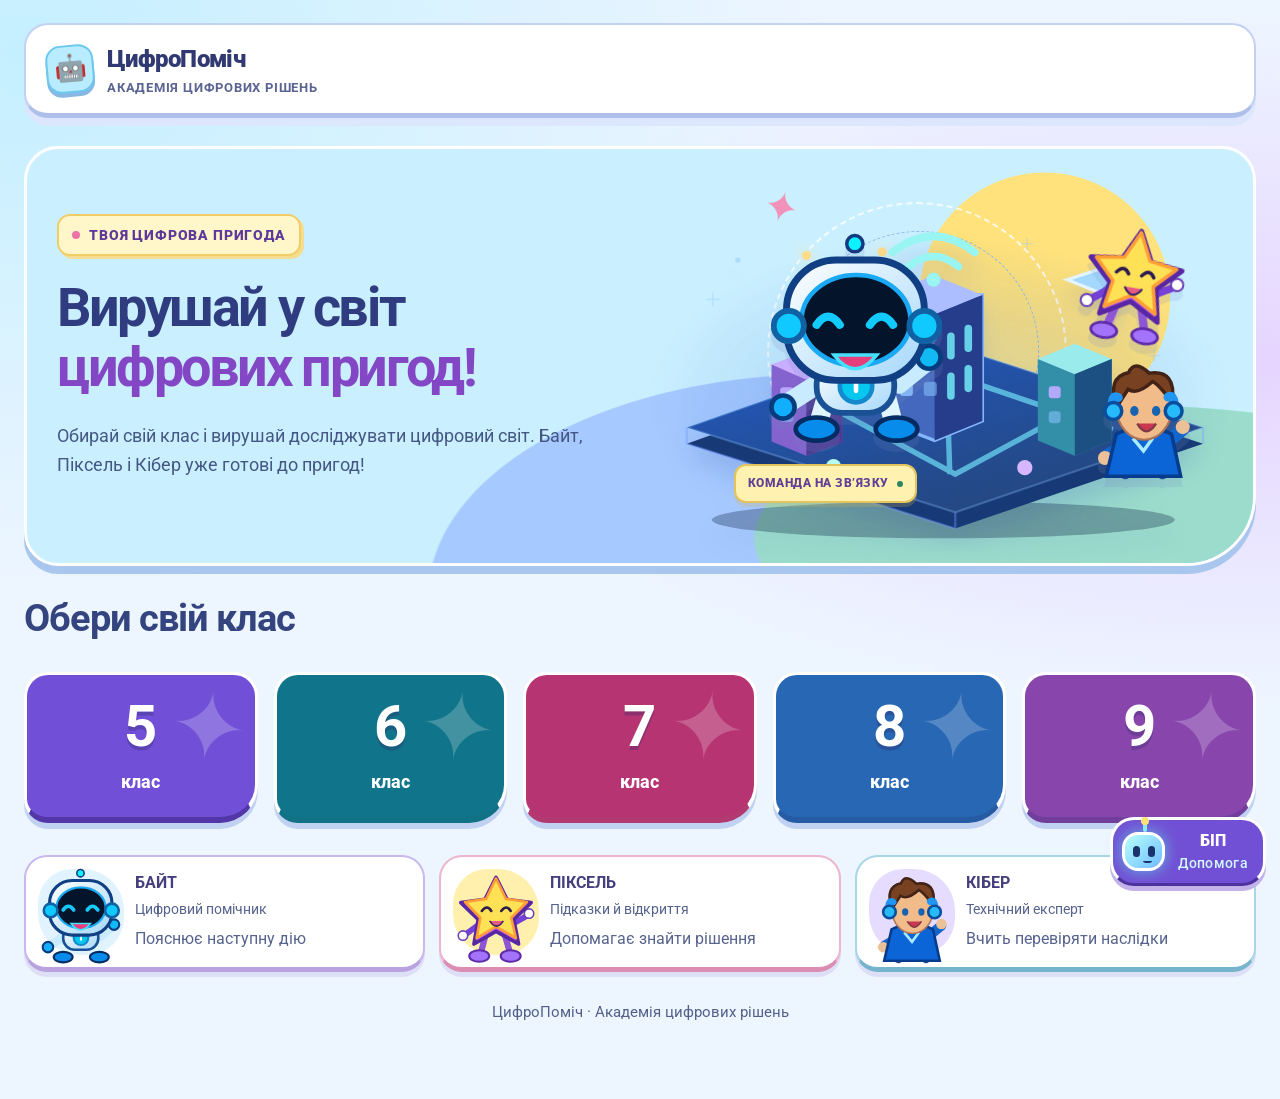
<file: index.html>
<!doctype html><html lang="uk"><head><meta charset="utf-8"><meta name="viewport" content="width=device-width,initial-scale=1,viewport-fit=cover"><meta name="theme-color" content="#edf5ff"><title>ЦифроПоміч · Академія цифрових рішень</title><link rel="stylesheet" href="./portal.css?v=portal3"><link rel="stylesheet" href="./portal-home.css?v=ux1"><script src="./portal-ui.js?v=ux1" defer></script><script src="./portal-world.js?v=adventure1" defer></script><script src="./assistant.js?v=ux1" defer></script><link rel="stylesheet" href="./portal-world.css?v=contrast1"><link rel="stylesheet" href="./portal-reading.css?v=reading1"><link rel="stylesheet" href="./portal-play.css?v=contrast1"><link rel="stylesheet" href="readability.css?v=roboto2"></head><body><div class="container"><header class="header"><a class="logo" href="./" style="color:inherit;text-decoration:none"><div class="logo-icon">🤖</div><span>ЦифроПоміч<small>АКАДЕМІЯ ЦИФРОВИХ РІШЕНЬ</small></span></a></header><main><section class="hero campaign-hero"><div class="hero-text"><div class="hero-eyebrow"><span class="signal-dot"></span> ТВОЯ ЦИФРОВА ПРИГОДА</div><h1>Вирушай у світ<br><span class="gradient">цифрових пригод!</span></h1><p class="campaign-lead">Обирай свій клас і вирушай досліджувати цифровий світ. Байт, Піксель і Кібер уже готові до пригод!</p></div><div class="campaign-art" aria-hidden="true"><div class="campaign-orbit orbit-outer"></div><div class="campaign-orbit orbit-inner"></div><div class="campaign-grid"></div><div class="campaign-bot"><span class="bot-antenna"></span><span class="bot-head"><i class="bot-eye"></i><i class="bot-eye"></i><i class="bot-mouth"></i></span><span class="bot-body">БІП</span></div></div></section><section aria-labelledby="choose-grade"><div class="section-intro"><h2 id="choose-grade">Обери свій клас</h2></div><nav class="portal-grades" aria-label="Класи"><a href="./5/" class="academy-grade" aria-label="5 клас"><strong>5</strong><span>клас</span></a><a href="./6/" class="academy-grade" aria-label="6 клас"><strong>6</strong><span>клас</span></a><a href="./7/" class="academy-grade" aria-label="7 клас"><strong>7</strong><span>клас</span></a><a href="./8/" class="academy-grade" aria-label="8 клас"><strong>8</strong><span>клас</span></a><a href="./9/" class="academy-grade" aria-label="9 клас"><strong>9</strong><span>клас</span></a></nav></section><section class="character-team" aria-label="Команда цифрових помічників"><div class="character-member"><div class="character-avatar" data-static-character="bayt"></div><div class="character-body"><strong>БАЙТ</strong><small>Цифровий помічник</small><span class="tiny">Пояснює наступну дію</span></div></div><div class="character-member"><div class="character-avatar" data-static-character="pixel"></div><div class="character-body"><strong>ПІКСЕЛЬ</strong><small>Підказки й відкриття</small><span class="tiny">Допомагає знайти рішення</span></div></div><div class="character-member"><div class="character-avatar" data-static-character="kiber"></div><div class="character-body"><strong>КІБЕР</strong><small>Технічний експерт</small><span class="tiny">Вчить перевіряти наслідки</span></div></div></section></main><footer class="footer">ЦифроПоміч · Академія цифрових рішень</footer></div></body></html>
</file>
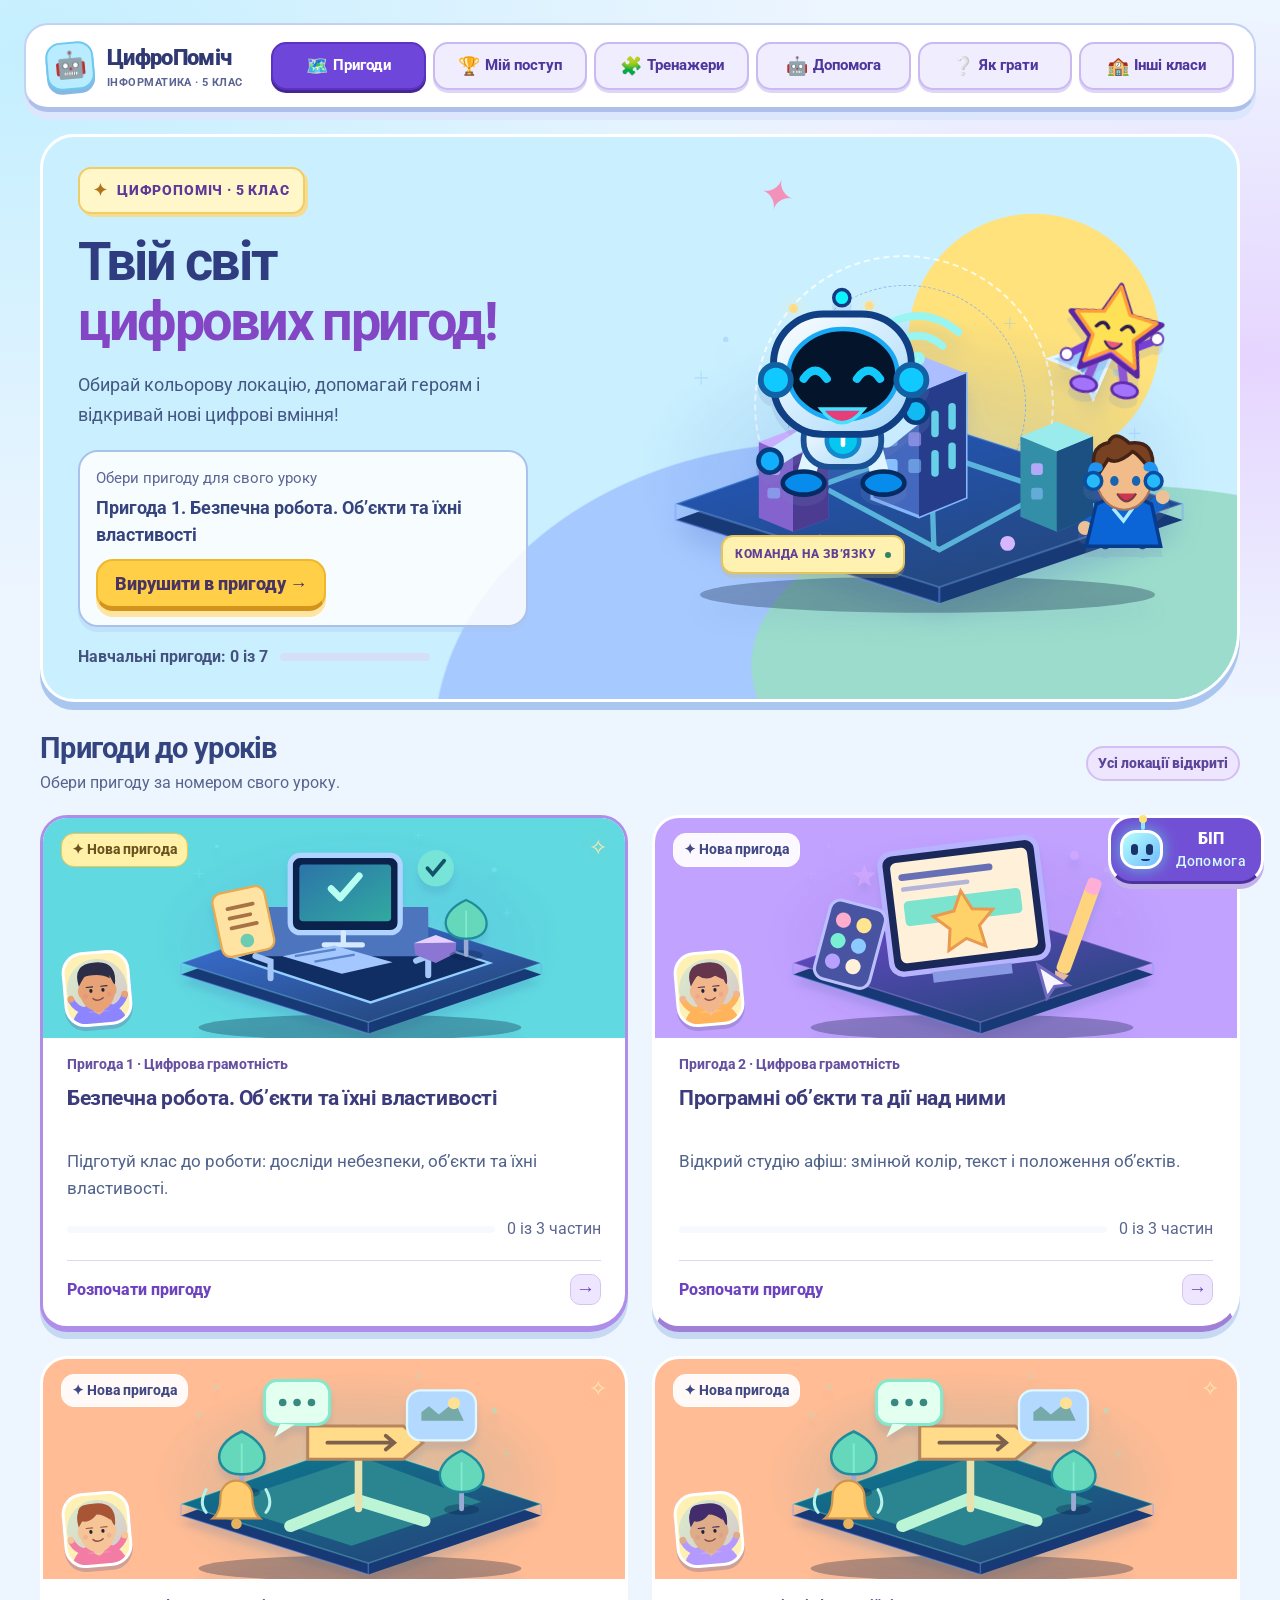
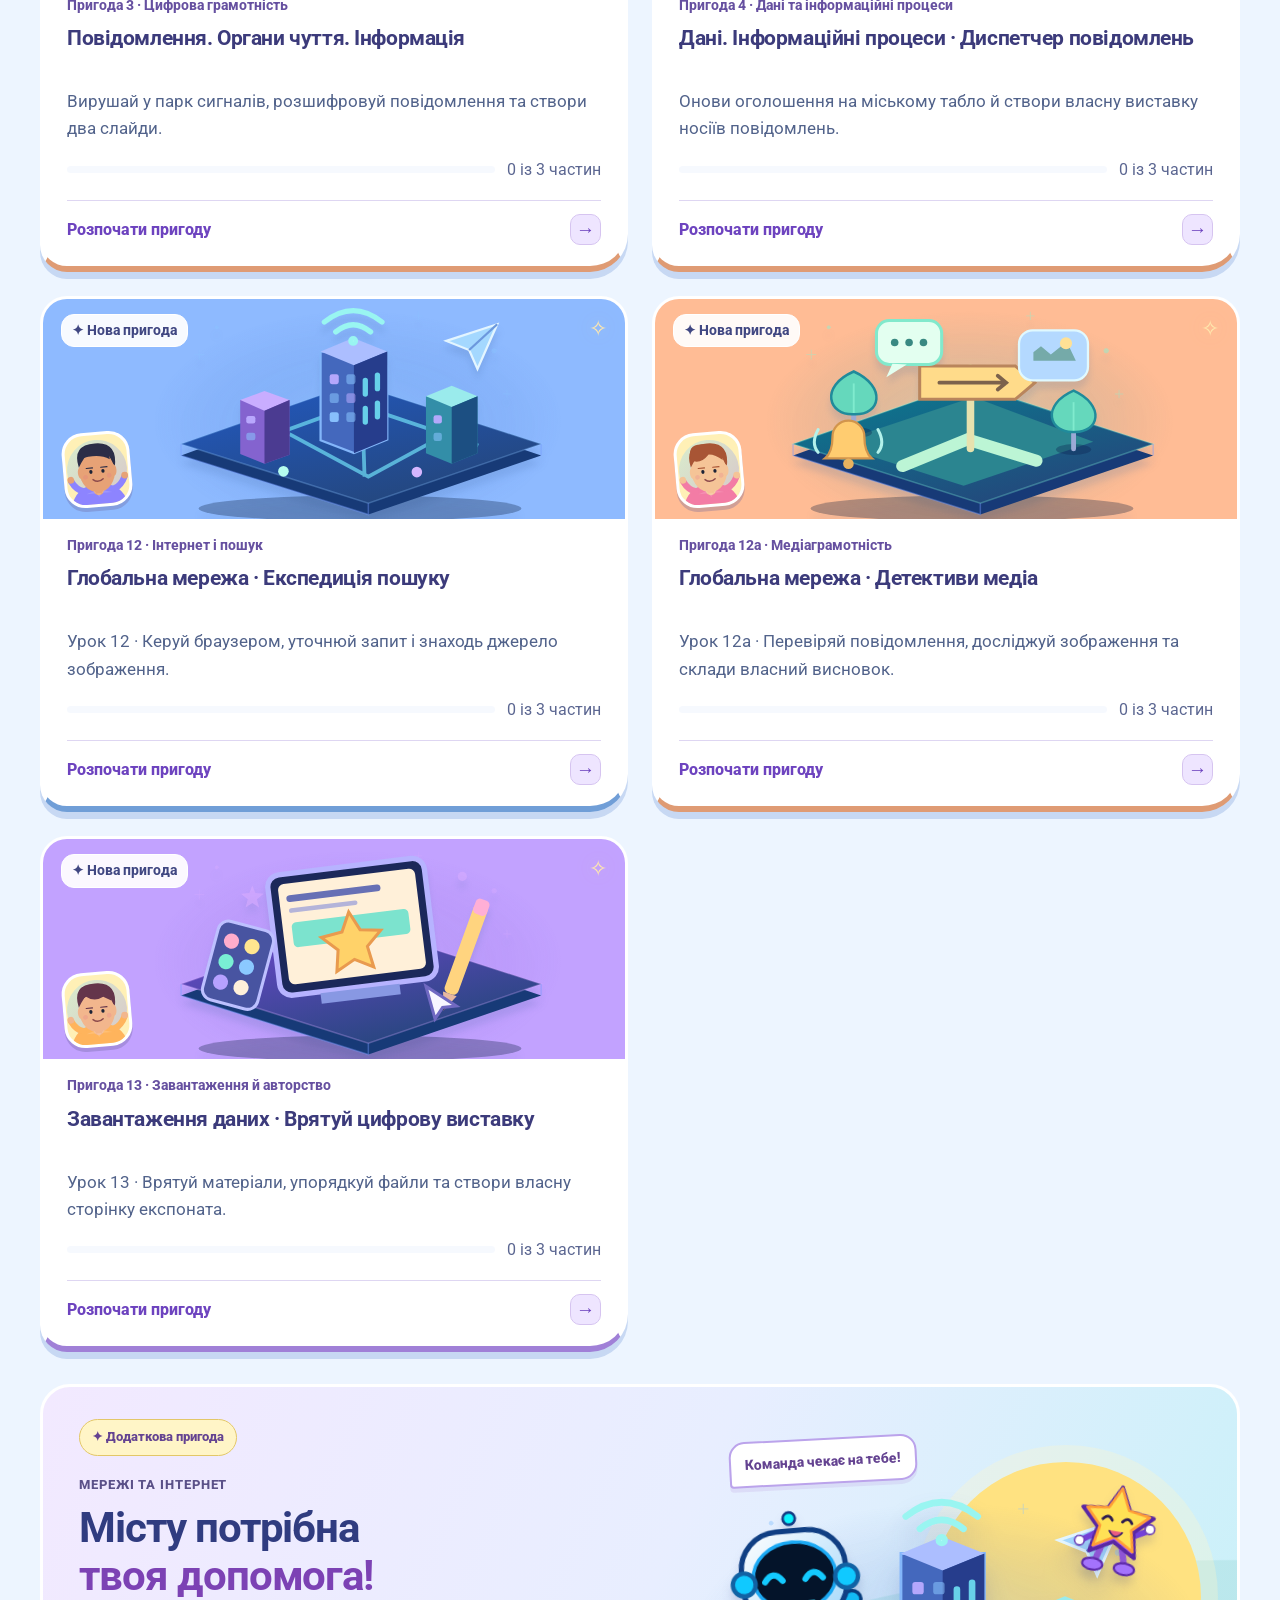
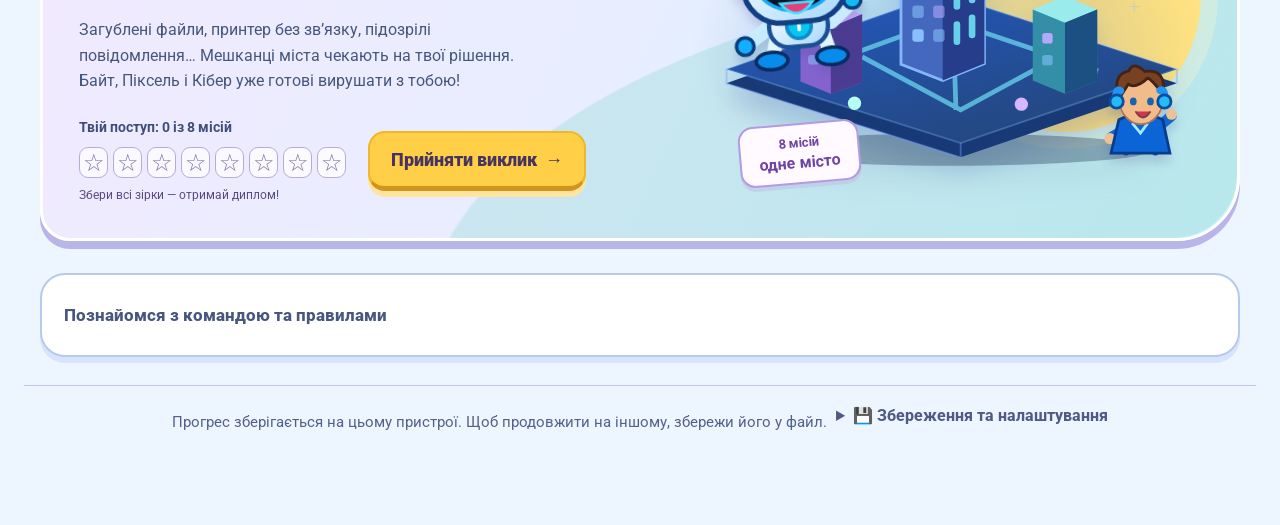
<file: 5/index.html>
<!doctype html><html lang="uk"><head><meta charset="utf-8"><meta name="viewport" content="width=device-width,initial-scale=1"><meta http-equiv="refresh" content="0;url=./game.html#topics"><title>Місії 5 класу · ЦифроПоміч</title><script>location.replace("./game.html#topics");</script><link rel="stylesheet" href="../readability.css?v=roboto2"></head><body><a href="./game.html#topics">Відкрити Місії 5 класу</a></body></html>
</file>
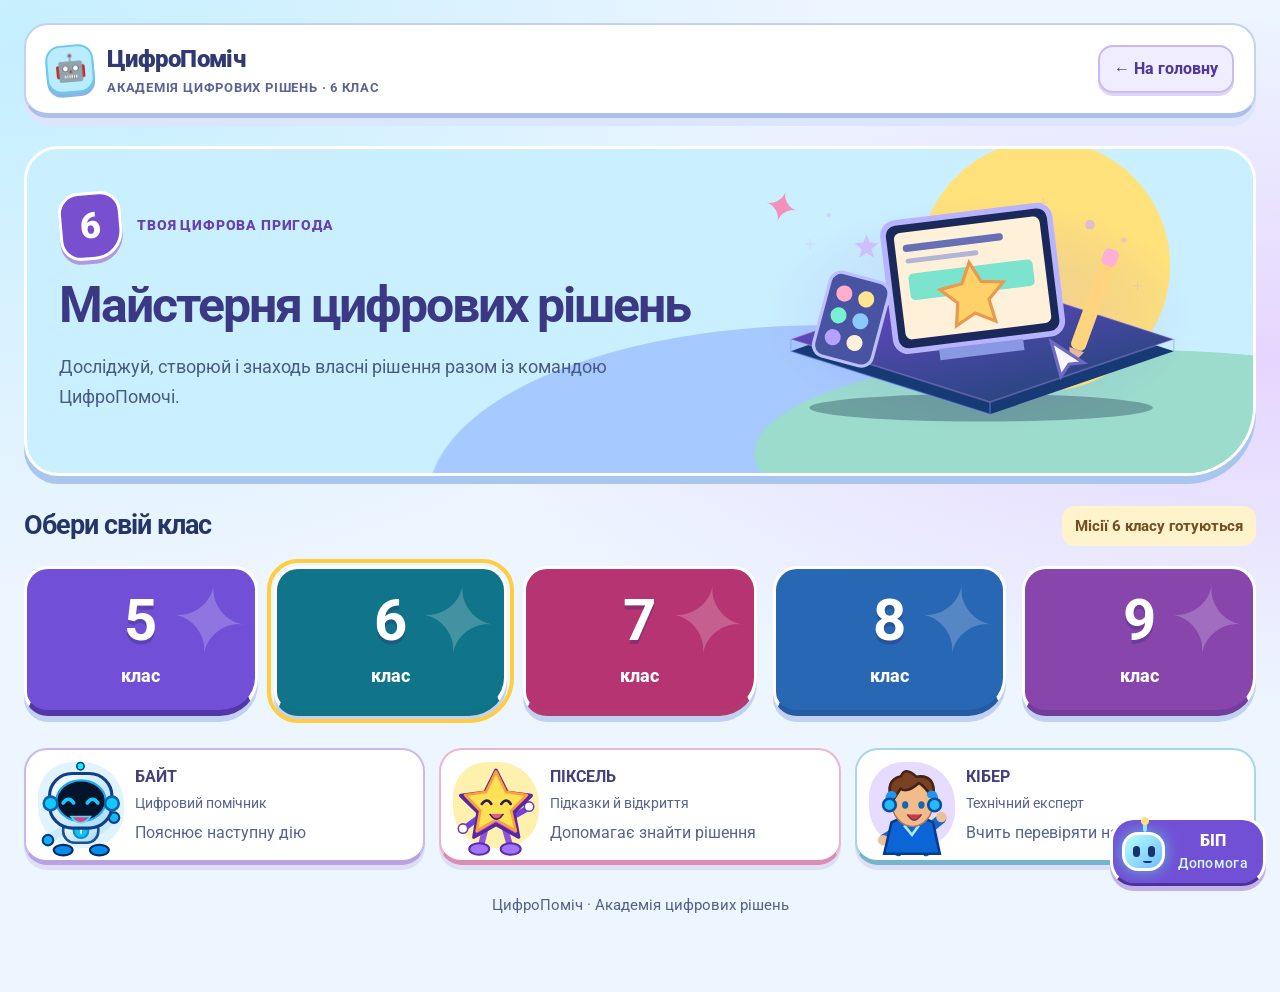
<file: 6/index.html>
<!doctype html><html lang="uk"><head><meta charset="utf-8"><meta name="viewport" content="width=device-width,initial-scale=1,viewport-fit=cover"><meta name="theme-color" content="#edf5ff"><title>ЦифроПоміч · 6 клас</title><link rel="stylesheet" href="../portal.css?v=portal3"><link rel="stylesheet" href="../portal-home.css?v=ux1"><script src="../portal-ui.js?v=ux1" defer></script><script src="../portal-world.js?v=adventure1" defer></script><script src="../assistant.js?v=ux1" defer></script><link rel="stylesheet" href="../portal-world.css?v=contrast1"><link rel="stylesheet" href="../portal-reading.css?v=reading1"><link rel="stylesheet" href="../portal-play.css?v=contrast1"><link rel="stylesheet" href="../readability.css?v=roboto2"></head><body data-grade="6"><div class="container"><header class="header"><a class="logo" href="../" style="color:inherit;text-decoration:none"><div class="logo-icon">🤖</div><span>ЦифроПоміч<small>АКАДЕМІЯ ЦИФРОВИХ РІШЕНЬ · 6 КЛАС</small></span></a><a class="navbtn portal-home-link" href="../">← На головну</a></header><main><section class="panel portal-grade-hero"><div class="grade-hero-copy"><span class="caps"><span class="grade-number">6</span>Твоя цифрова пригода</span><h1>Майстерня цифрових рішень</h1><p>Досліджуй, створюй і знаходь власні рішення разом із командою ЦифроПомочі.</p></div><div class="grade-hero-art" data-world-scene="workshop" aria-hidden="true"></div></section><section aria-labelledby="choose-grade"><div class="grade-route-heading"><h2 id="choose-grade">Обери свій клас</h2><span class="grade-route-note">Місії 6 класу готуються</span></div><nav class="portal-grades" aria-label="Класи"><a href="../5/" class="academy-grade" aria-label="5 клас"><strong>5</strong><span>клас</span></a><a href="../6/" class="academy-grade" aria-label="6 клас" aria-current="page"><strong>6</strong><span>клас</span></a><a href="../7/" class="academy-grade" aria-label="7 клас"><strong>7</strong><span>клас</span></a><a href="../8/" class="academy-grade" aria-label="8 клас"><strong>8</strong><span>клас</span></a><a href="../9/" class="academy-grade" aria-label="9 клас"><strong>9</strong><span>клас</span></a></nav></section><section class="character-team" aria-label="Команда цифрових помічників"><div class="character-member"><div class="character-avatar" data-static-character="bayt"></div><div class="character-body"><strong>БАЙТ</strong><small>Цифровий помічник</small><span class="tiny">Пояснює наступну дію</span></div></div><div class="character-member"><div class="character-avatar" data-static-character="pixel"></div><div class="character-body"><strong>ПІКСЕЛЬ</strong><small>Підказки й відкриття</small><span class="tiny">Допомагає знайти рішення</span></div></div><div class="character-member"><div class="character-avatar" data-static-character="kiber"></div><div class="character-body"><strong>КІБЕР</strong><small>Технічний експерт</small><span class="tiny">Вчить перевіряти наслідки</span></div></div></section></main><footer class="footer">ЦифроПоміч · Академія цифрових рішень</footer></div></body></html>
</file>
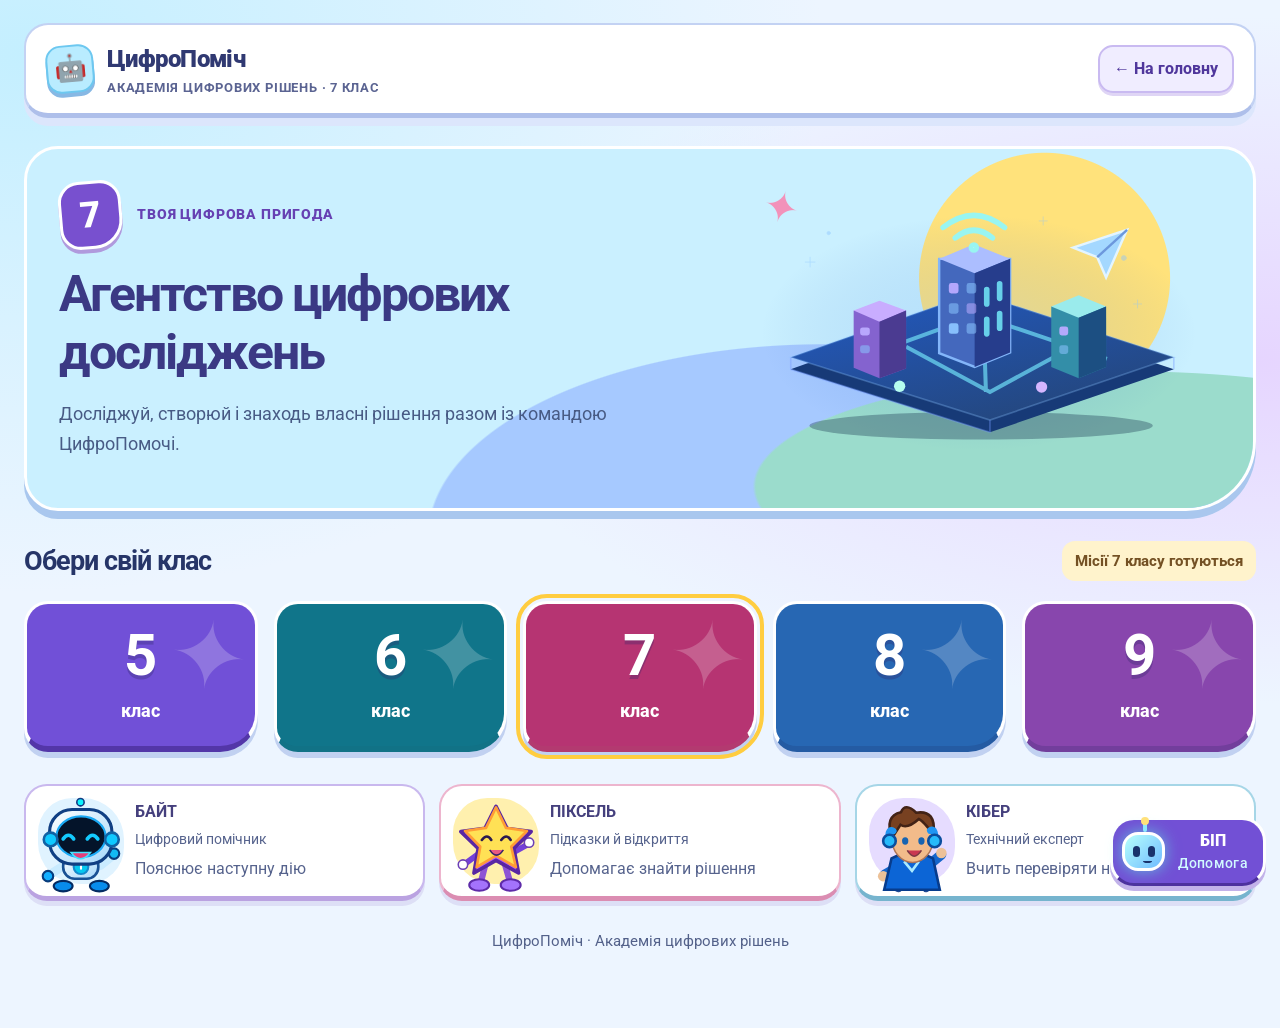
<file: 7/index.html>
<!doctype html><html lang="uk"><head><meta charset="utf-8"><meta name="viewport" content="width=device-width,initial-scale=1,viewport-fit=cover"><meta name="theme-color" content="#edf5ff"><title>ЦифроПоміч · 7 клас</title><link rel="stylesheet" href="../portal.css?v=portal3"><link rel="stylesheet" href="../portal-home.css?v=ux1"><script src="../portal-ui.js?v=ux1" defer></script><script src="../portal-world.js?v=adventure1" defer></script><script src="../assistant.js?v=ux1" defer></script><link rel="stylesheet" href="../portal-world.css?v=contrast1"><link rel="stylesheet" href="../portal-reading.css?v=reading1"><link rel="stylesheet" href="../portal-play.css?v=contrast1"><link rel="stylesheet" href="../readability.css?v=roboto2"></head><body data-grade="7"><div class="container"><header class="header"><a class="logo" href="../" style="color:inherit;text-decoration:none"><div class="logo-icon">🤖</div><span>ЦифроПоміч<small>АКАДЕМІЯ ЦИФРОВИХ РІШЕНЬ · 7 КЛАС</small></span></a><a class="navbtn portal-home-link" href="../">← На головну</a></header><main><section class="panel portal-grade-hero"><div class="grade-hero-copy"><span class="caps"><span class="grade-number">7</span>Твоя цифрова пригода</span><h1>Агентство цифрових досліджень</h1><p>Досліджуй, створюй і знаходь власні рішення разом із командою ЦифроПомочі.</p></div><div class="grade-hero-art" data-world-scene="city" aria-hidden="true"></div></section><section aria-labelledby="choose-grade"><div class="grade-route-heading"><h2 id="choose-grade">Обери свій клас</h2><span class="grade-route-note">Місії 7 класу готуються</span></div><nav class="portal-grades" aria-label="Класи"><a href="../5/" class="academy-grade" aria-label="5 клас"><strong>5</strong><span>клас</span></a><a href="../6/" class="academy-grade" aria-label="6 клас"><strong>6</strong><span>клас</span></a><a href="../7/" class="academy-grade" aria-label="7 клас" aria-current="page"><strong>7</strong><span>клас</span></a><a href="../8/" class="academy-grade" aria-label="8 клас"><strong>8</strong><span>клас</span></a><a href="../9/" class="academy-grade" aria-label="9 клас"><strong>9</strong><span>клас</span></a></nav></section><section class="character-team" aria-label="Команда цифрових помічників"><div class="character-member"><div class="character-avatar" data-static-character="bayt"></div><div class="character-body"><strong>БАЙТ</strong><small>Цифровий помічник</small><span class="tiny">Пояснює наступну дію</span></div></div><div class="character-member"><div class="character-avatar" data-static-character="pixel"></div><div class="character-body"><strong>ПІКСЕЛЬ</strong><small>Підказки й відкриття</small><span class="tiny">Допомагає знайти рішення</span></div></div><div class="character-member"><div class="character-avatar" data-static-character="kiber"></div><div class="character-body"><strong>КІБЕР</strong><small>Технічний експерт</small><span class="tiny">Вчить перевіряти наслідки</span></div></div></section></main><footer class="footer">ЦифроПоміч · Академія цифрових рішень</footer></div></body></html>
</file>
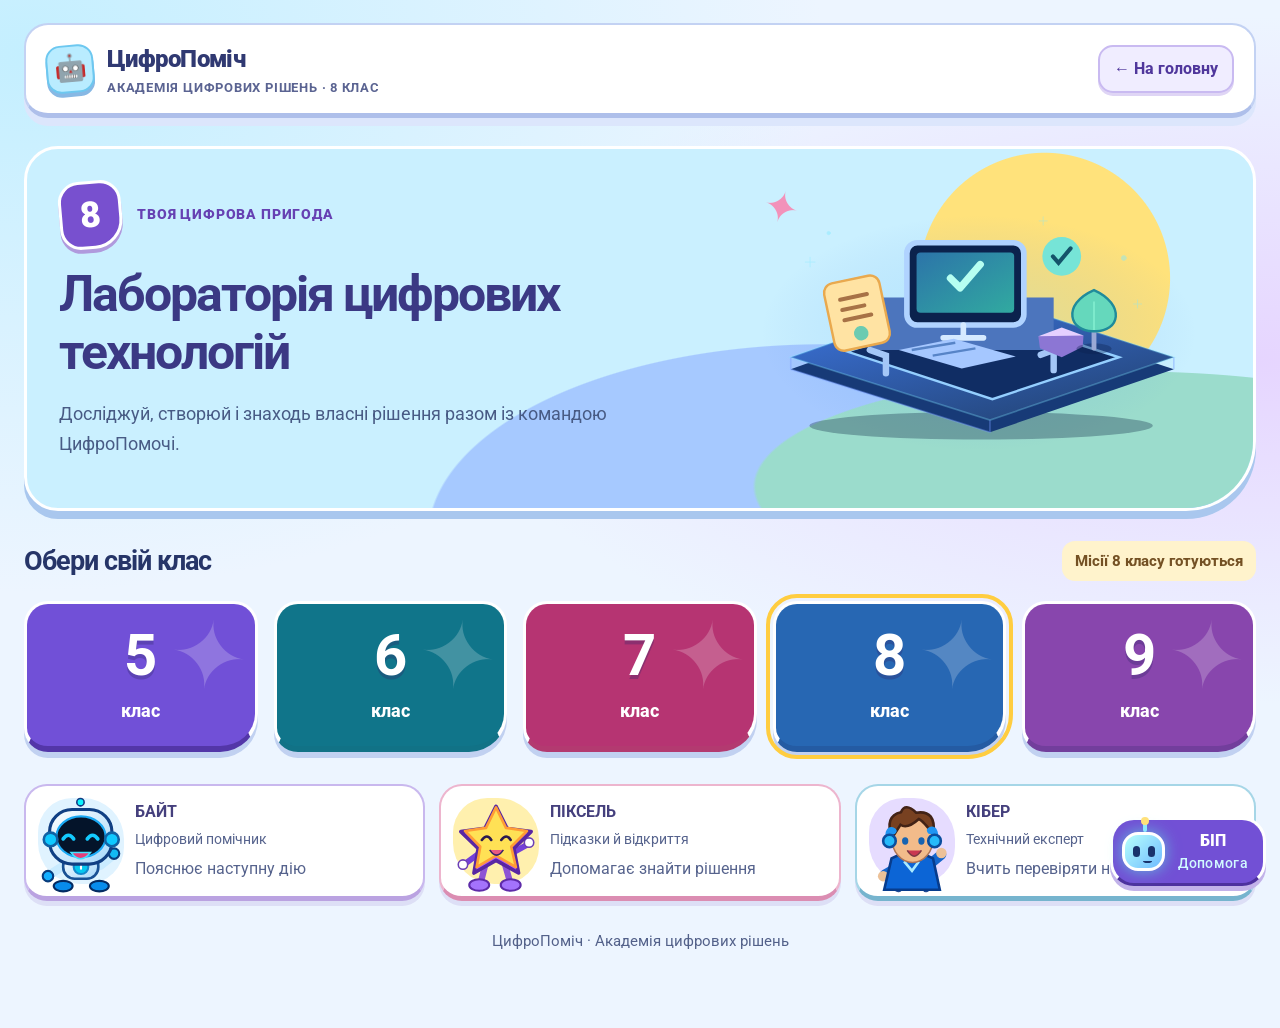
<file: 8/index.html>
<!doctype html><html lang="uk"><head><meta charset="utf-8"><meta name="viewport" content="width=device-width,initial-scale=1,viewport-fit=cover"><meta name="theme-color" content="#edf5ff"><title>ЦифроПоміч · 8 клас</title><link rel="stylesheet" href="../portal.css?v=portal3"><link rel="stylesheet" href="../portal-home.css?v=ux1"><script src="../portal-ui.js?v=ux1" defer></script><script src="../portal-world.js?v=adventure1" defer></script><script src="../assistant.js?v=ux1" defer></script><link rel="stylesheet" href="../portal-world.css?v=contrast1"><link rel="stylesheet" href="../portal-reading.css?v=reading1"><link rel="stylesheet" href="../portal-play.css?v=contrast1"><link rel="stylesheet" href="../readability.css?v=roboto2"></head><body data-grade="8"><div class="container"><header class="header"><a class="logo" href="../" style="color:inherit;text-decoration:none"><div class="logo-icon">🤖</div><span>ЦифроПоміч<small>АКАДЕМІЯ ЦИФРОВИХ РІШЕНЬ · 8 КЛАС</small></span></a><a class="navbtn portal-home-link" href="../">← На головну</a></header><main><section class="panel portal-grade-hero"><div class="grade-hero-copy"><span class="caps"><span class="grade-number">8</span>Твоя цифрова пригода</span><h1>Лабораторія цифрових технологій</h1><p>Досліджуй, створюй і знаходь власні рішення разом із командою ЦифроПомочі.</p></div><div class="grade-hero-art" data-world-scene="classroom" aria-hidden="true"></div></section><section aria-labelledby="choose-grade"><div class="grade-route-heading"><h2 id="choose-grade">Обери свій клас</h2><span class="grade-route-note">Місії 8 класу готуються</span></div><nav class="portal-grades" aria-label="Класи"><a href="../5/" class="academy-grade" aria-label="5 клас"><strong>5</strong><span>клас</span></a><a href="../6/" class="academy-grade" aria-label="6 клас"><strong>6</strong><span>клас</span></a><a href="../7/" class="academy-grade" aria-label="7 клас"><strong>7</strong><span>клас</span></a><a href="../8/" class="academy-grade" aria-label="8 клас" aria-current="page"><strong>8</strong><span>клас</span></a><a href="../9/" class="academy-grade" aria-label="9 клас"><strong>9</strong><span>клас</span></a></nav></section><section class="character-team" aria-label="Команда цифрових помічників"><div class="character-member"><div class="character-avatar" data-static-character="bayt"></div><div class="character-body"><strong>БАЙТ</strong><small>Цифровий помічник</small><span class="tiny">Пояснює наступну дію</span></div></div><div class="character-member"><div class="character-avatar" data-static-character="pixel"></div><div class="character-body"><strong>ПІКСЕЛЬ</strong><small>Підказки й відкриття</small><span class="tiny">Допомагає знайти рішення</span></div></div><div class="character-member"><div class="character-avatar" data-static-character="kiber"></div><div class="character-body"><strong>КІБЕР</strong><small>Технічний експерт</small><span class="tiny">Вчить перевіряти наслідки</span></div></div></section></main><footer class="footer">ЦифроПоміч · Академія цифрових рішень</footer></div></body></html>
</file>
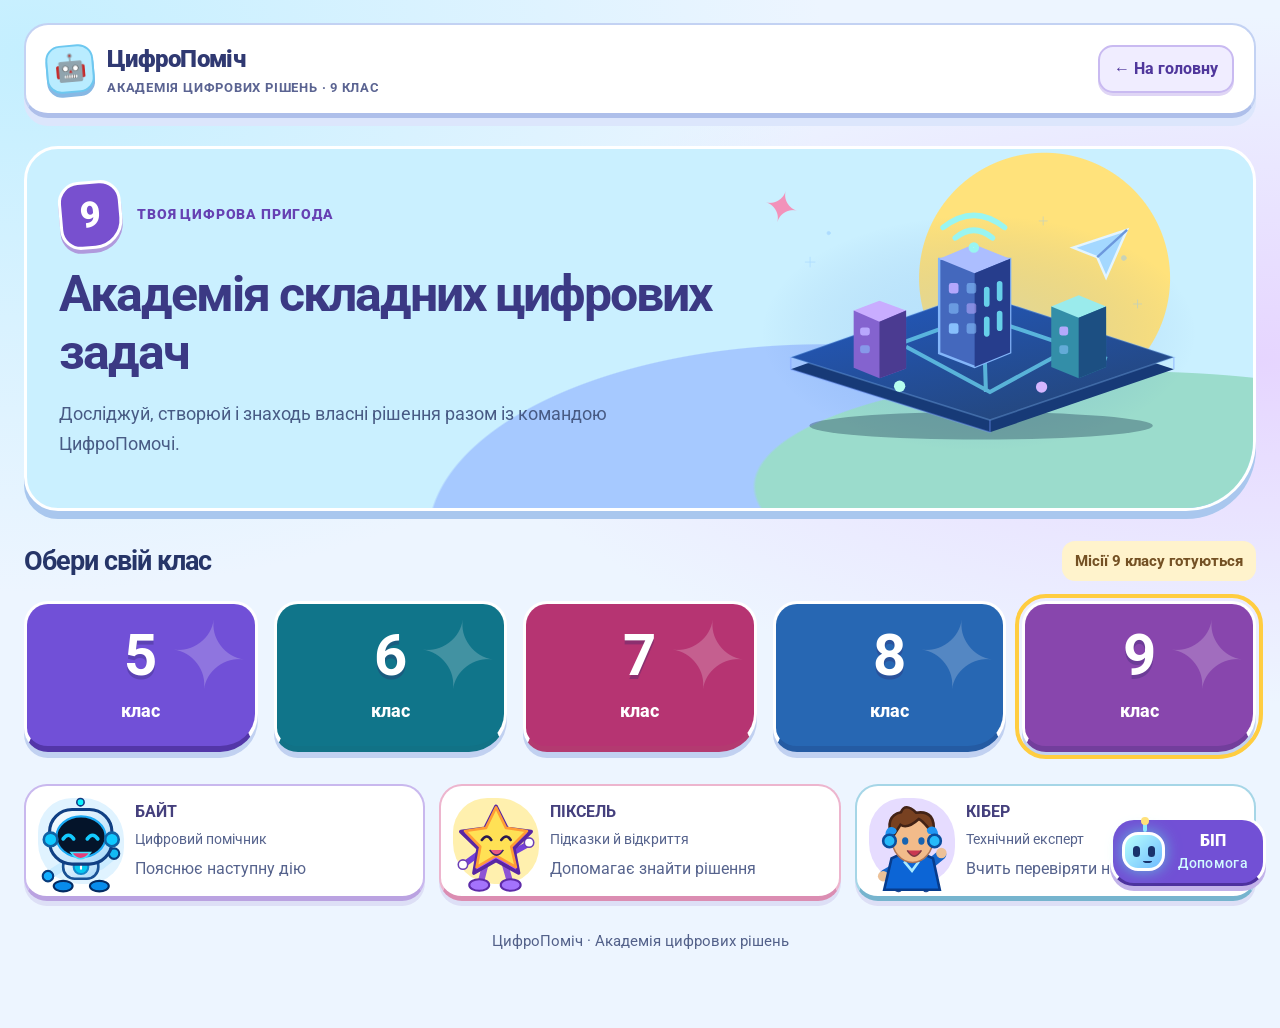
<file: 9/index.html>
<!doctype html><html lang="uk"><head><meta charset="utf-8"><meta name="viewport" content="width=device-width,initial-scale=1,viewport-fit=cover"><meta name="theme-color" content="#edf5ff"><title>ЦифроПоміч · 9 клас</title><link rel="stylesheet" href="../portal.css?v=portal3"><link rel="stylesheet" href="../portal-home.css?v=ux1"><script src="../portal-ui.js?v=ux1" defer></script><script src="../portal-world.js?v=adventure1" defer></script><script src="../assistant.js?v=ux1" defer></script><link rel="stylesheet" href="../portal-world.css?v=contrast1"><link rel="stylesheet" href="../portal-reading.css?v=reading1"><link rel="stylesheet" href="../portal-play.css?v=contrast1"><link rel="stylesheet" href="../readability.css?v=roboto2"></head><body data-grade="9"><div class="container"><header class="header"><a class="logo" href="../" style="color:inherit;text-decoration:none"><div class="logo-icon">🤖</div><span>ЦифроПоміч<small>АКАДЕМІЯ ЦИФРОВИХ РІШЕНЬ · 9 КЛАС</small></span></a><a class="navbtn portal-home-link" href="../">← На головну</a></header><main><section class="panel portal-grade-hero"><div class="grade-hero-copy"><span class="caps"><span class="grade-number">9</span>Твоя цифрова пригода</span><h1>Академія складних цифрових задач</h1><p>Досліджуй, створюй і знаходь власні рішення разом із командою ЦифроПомочі.</p></div><div class="grade-hero-art" data-world-scene="city" aria-hidden="true"></div></section><section aria-labelledby="choose-grade"><div class="grade-route-heading"><h2 id="choose-grade">Обери свій клас</h2><span class="grade-route-note">Місії 9 класу готуються</span></div><nav class="portal-grades" aria-label="Класи"><a href="../5/" class="academy-grade" aria-label="5 клас"><strong>5</strong><span>клас</span></a><a href="../6/" class="academy-grade" aria-label="6 клас"><strong>6</strong><span>клас</span></a><a href="../7/" class="academy-grade" aria-label="7 клас"><strong>7</strong><span>клас</span></a><a href="../8/" class="academy-grade" aria-label="8 клас"><strong>8</strong><span>клас</span></a><a href="../9/" class="academy-grade" aria-label="9 клас" aria-current="page"><strong>9</strong><span>клас</span></a></nav></section><section class="character-team" aria-label="Команда цифрових помічників"><div class="character-member"><div class="character-avatar" data-static-character="bayt"></div><div class="character-body"><strong>БАЙТ</strong><small>Цифровий помічник</small><span class="tiny">Пояснює наступну дію</span></div></div><div class="character-member"><div class="character-avatar" data-static-character="pixel"></div><div class="character-body"><strong>ПІКСЕЛЬ</strong><small>Підказки й відкриття</small><span class="tiny">Допомагає знайти рішення</span></div></div><div class="character-member"><div class="character-avatar" data-static-character="kiber"></div><div class="character-body"><strong>КІБЕР</strong><small>Технічний експерт</small><span class="tiny">Вчить перевіряти наслідки</span></div></div></section></main><footer class="footer">ЦифроПоміч · Академія цифрових рішень</footer></div></body></html>
</file>
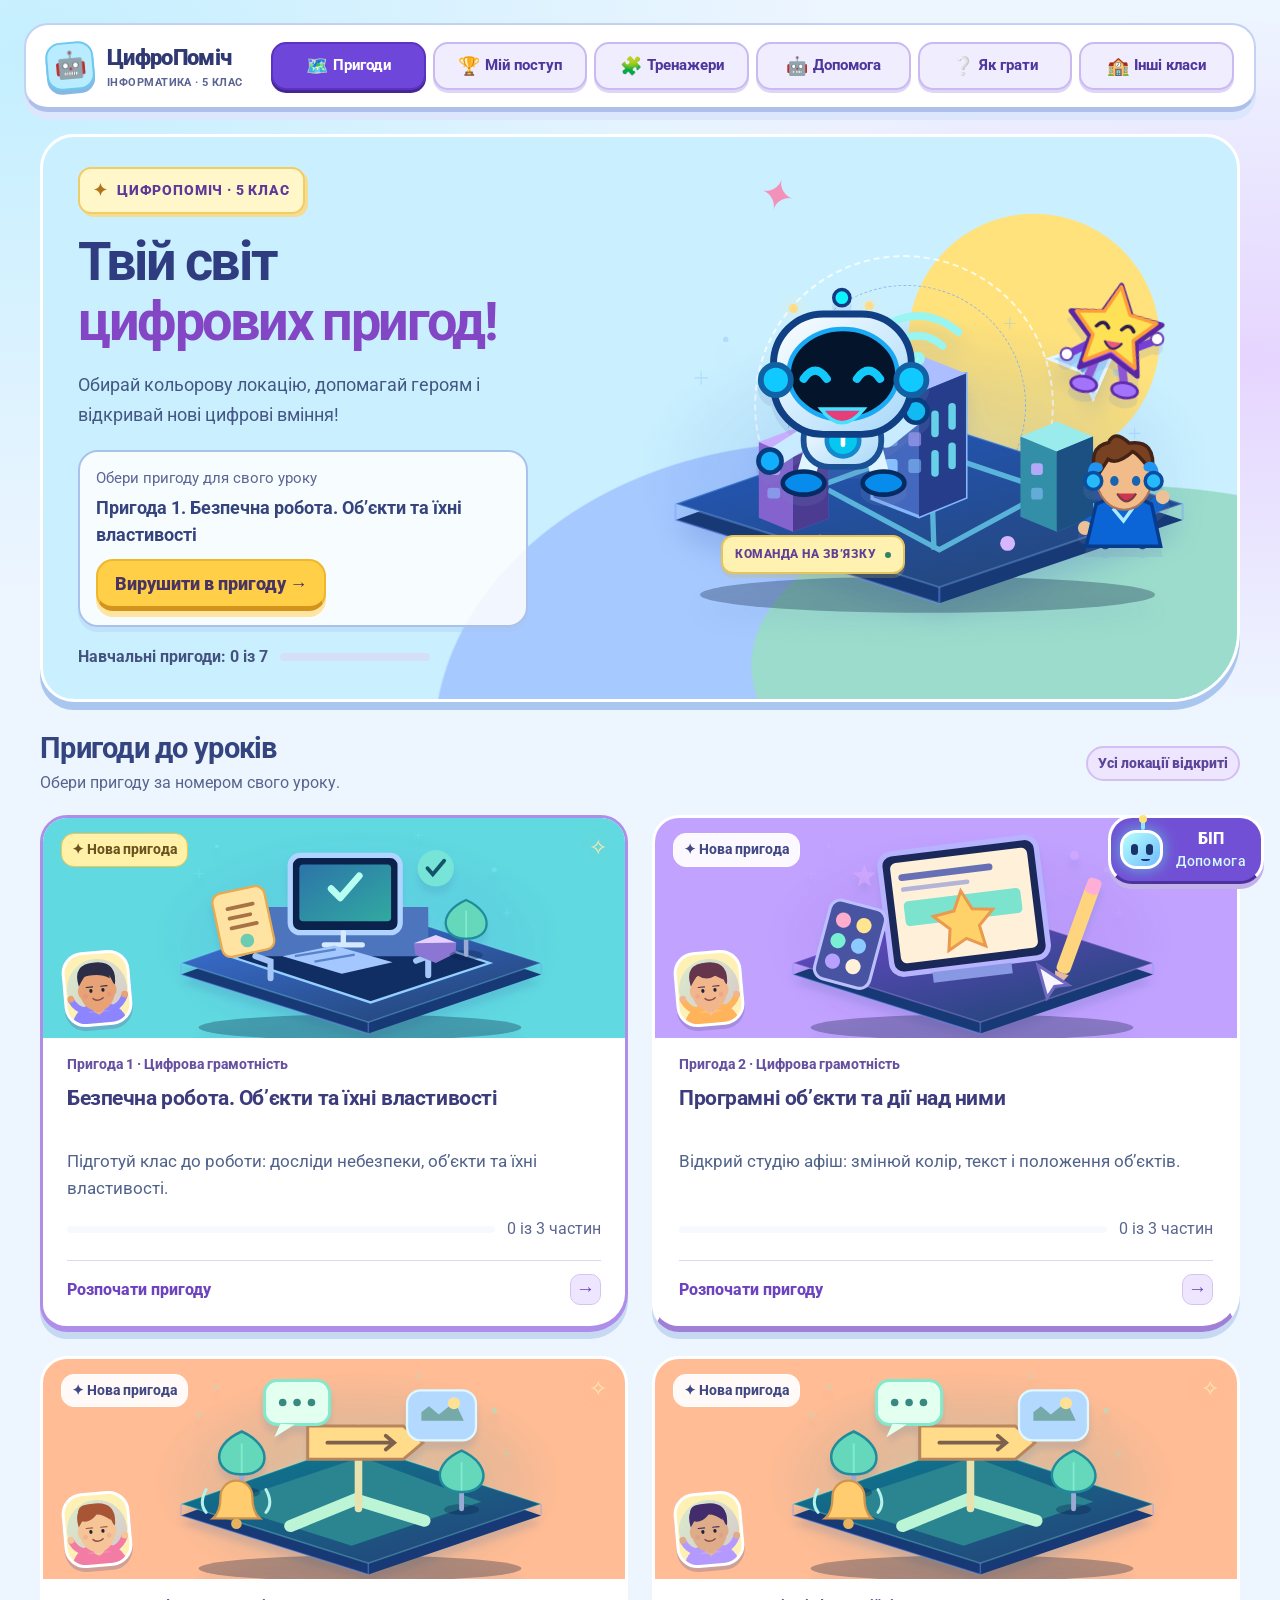
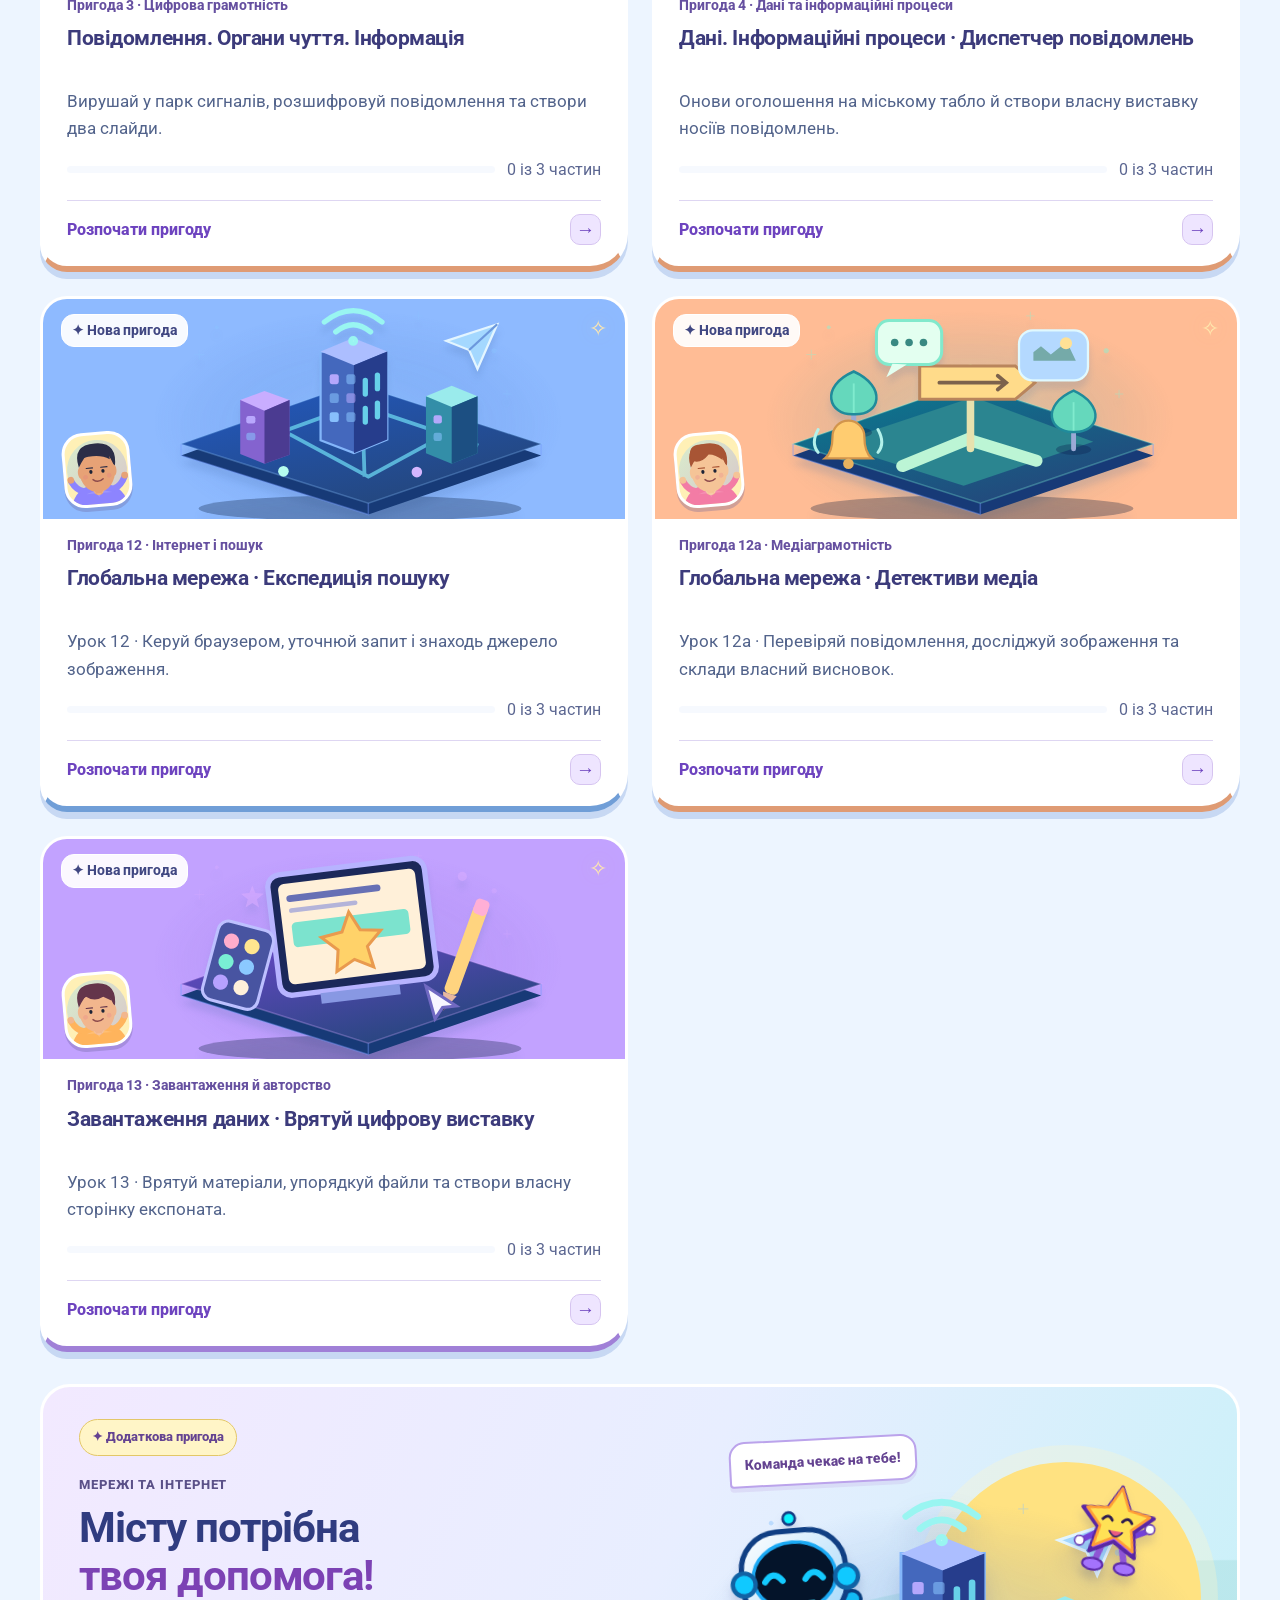
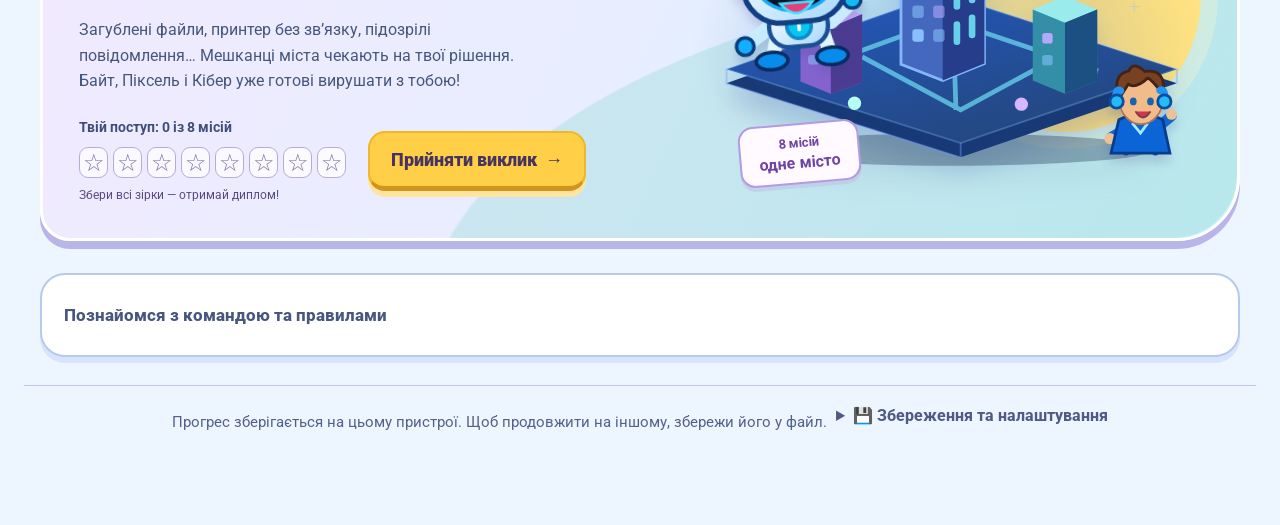
<file: 5/game.html>
<!DOCTYPE html><html lang="uk"><head><meta charset="UTF-8"><meta name="viewport" content="width=device-width, initial-scale=1, viewport-fit=cover"><meta name="theme-color" content="#edf5ff"><title>ЦифроПоміч · 5 клас</title><meta name="description" content="Навчальні пригоди з інформатики для 5 класу: безпека, об’єкти, повідомлення, мережі та інтернет."><link rel="stylesheet" href="../portal.css?v=portal3"><link rel="stylesheet" href="./academy.css?v=portal2"><link rel="stylesheet" href="./data-dispatch.css?v=20261125-data04b">
<link rel="stylesheet" href="./messages.css?v=learning1"><link rel="stylesheet" href="./global-network.css?v=network1"><link rel="stylesheet" href="./download-rescue.css?v=downloads1"><link rel="stylesheet" href="./progress-report.css?v=progress1"><style id="v53-storage-style">.storage-diagnostic{background:rgba(100,148,208,.12);border:1px solid rgba(140,174,214,.3);border-radius:14px;padding:14px 16px;margin-top:16px;line-height:1.55}.storage-diagnostic p{margin:7px 0 0;overflow-wrap:anywhere}.teacher-actions button{min-height:44px}

/* Reactions to learner decisions: visual expressions plus an accessible message. */
.portrait.is-happy{animation:hero-celebrate .68s ease-out 1}
.portrait.is-concerned{animation:hero-concern .56s ease-in-out 1}
.portrait.is-surprised{animation:hero-surprise .58s ease-out 1}
.portrait.is-happy .live-mouth{animation:none!important;transform:translateY(1px) scaleY(1.5)}
.portrait.is-concerned .live-mouth{animation:none!important;transform:translateY(4px) scaleY(-.72)}
.portrait.is-surprised .live-mouth{animation:none!important;transform:translateY(2px) scaleX(.38) scaleY(1.8)}
@keyframes hero-celebrate{0%,100%{transform:translateY(0)}30%{transform:translateY(-10px) rotate(-5deg)}65%{transform:translateY(-5px) rotate(5deg)}}
@keyframes hero-concern{0%,100%{transform:rotate(0)}25%{transform:rotate(-4deg)}75%{transform:rotate(4deg)}}
@keyframes hero-surprise{0%,100%{transform:scale(1)}35%{transform:scale(1.12)}}
.character-reaction-toast{position:fixed;left:50%;bottom:max(88px,calc(env(safe-area-inset-bottom) + 88px));transform:translateX(-50%);z-index:2900;max-width:min(440px,calc(100vw - 30px));width:max-content;padding:12px 17px;border-radius:18px;background:#153956;border:1px solid #81d6ef;color:#f5fcff;box-shadow:0 10px 32px #07152eaa;font-size:14px;font-weight:650;line-height:1.5;text-align:center;pointer-events:none;animation:character-toast-enter .2s ease-out}
.character-reaction-toast[data-tone=concerned]{border-color:#f1bf9a;background:#483849}
.character-reaction-toast[data-tone=happy]{border-color:#80ebca;background:#195247}
@keyframes character-toast-enter{from{opacity:0;transform:translate(-50%,8px)}to{opacity:1;transform:translate(-50%,0)}}
@media(prefers-reduced-motion:reduce){.portrait.is-happy,.portrait.is-concerned,.portrait.is-surprised,.character-reaction-toast{animation:none!important}}

/* LIVE CHARACTERS + FLOATING BIP: animation respects accessibility settings */
.portrait{transform-origin:50% 80%;animation:hero-breathe 3.8s ease-in-out infinite;overflow:visible}
.portrait .live-eyes{transform-box:fill-box;transform-origin:center;animation:hero-blink 6.1s infinite}
.portrait .live-mouth{transform-box:fill-box;transform-origin:center;animation:hero-talk 5.2s ease-in-out infinite}
.portrait .live-cheek{animation:hero-cheek 4s ease-in-out infinite}
@keyframes hero-breathe{0%,100%{transform:translateY(0) rotate(-.65deg)}50%{transform:translateY(-3px) rotate(.65deg)}}
@keyframes hero-blink{0%,42%,45%,100%{transform:scaleY(1)}43%{transform:scaleY(.13)}}
@keyframes hero-talk{0%,17%,26%,100%{transform:scaleY(1)}20%,23%{transform:scaleY(1.65)}}
@keyframes hero-cheek{0%,100%{opacity:.18}50%{opacity:.48}}
.live-bip{position:fixed;right:max(14px,env(safe-area-inset-right));bottom:max(14px,env(safe-area-inset-bottom));z-index:3000;font-family:inherit;color:#f3faff;pointer-events:none}
.live-bip button{font:inherit;cursor:pointer}
.live-bip-launch{pointer-events:auto;display:flex;align-items:center;gap:10px;border:2px solid #91f4ea;color:white;border-radius:100px;background:linear-gradient(145deg,#155a73,#25409a);padding:7px 15px 7px 6px;box-shadow:0 8px 35px #031629b8;min-height:60px;transition:transform .2s ease}
.live-bip-launch:hover{transform:translateY(-3px)}
.live-bip-launch:focus-visible,.live-bip-panel button:focus-visible{outline:3px solid #ffdc73;outline-offset:3px}
.live-bip-face{width:49px;height:49px;display:grid;place-items:center;flex:none;position:relative;animation:live-bob 2.8s ease-in-out infinite}
.live-bip-head{width:43px;height:39px;border-radius:16px;background:linear-gradient(135deg,#b6fffc,#70bbff);border:3px solid #fff;box-shadow:0 0 15px #59f4e2a0;position:relative;display:flex;justify-content:center;align-items:center;gap:8px}
.live-bip-head:before{content:'';position:absolute;top:-13px;left:18px;width:4px;height:10px;border-radius:4px;background:#8be8ff}
.live-bip-head:after{content:'';position:absolute;top:-18px;left:16px;width:8px;height:8px;border-radius:50%;background:#ffe17a}
.live-bip-eye{height:11px;width:7px;border-radius:5px;background:#19336c;animation:live-blink 5.4s infinite}
.live-bip-head i{position:absolute;bottom:5px;left:18px;width:9px;height:4px;border-bottom:2px solid #19336c;border-radius:50%}
.live-bip-title{font-weight:850;font-size:15px;letter-spacing:.02em}.live-bip-status{display:block;color:#d1f9ff;font-size:11px;font-weight:500;text-align:left}
.live-bip-unread{position:absolute;right:0;top:-2px;width:11px;height:11px;border-radius:50%;background:#ffe17a;box-shadow:0 0 0 3px #183b72}
.live-bip-panel{pointer-events:auto;position:absolute;right:0;bottom:75px;width:min(350px,calc(100vw - 24px));max-height:min(570px,calc(100dvh - 112px));overflow-y:auto;border:1px solid #90e8ed;background:#102846;color:#f4f9ff;border-radius:22px;box-shadow:0 18px 55px #031626d9;padding:0;animation:live-panel-in .19s ease-out}
.live-bip-panel[hidden]{display:none}
.live-bip-bar{display:flex;align-items:center;gap:10px;padding:15px 16px;background:linear-gradient(100deg,#134c67,#243c89);border-radius:21px 21px 0 0}
.live-bip-bar strong{display:block;font-size:16px}.live-bip-bar small{color:#cbf3fa;font-size:12px}.live-bip-close{margin-left:auto;min-width:42px;min-height:42px;background:#ffffff18;border:1px solid #ffffff45;border-radius:12px;color:white;font-size:24px}
.live-bip-chat{padding:16px;display:grid;gap:12px}.live-bip-message{background:#ffffff0e;border:1px solid #ffffff23;border-radius:16px 16px 16px 4px;padding:12px 14px;font-size:14px;line-height:1.5;overflow-wrap:anywhere}.live-bip-message strong{color:#85f4e1}
.live-bip-actions{display:grid;gap:8px}.live-bip-actions button{border:1px solid #87dce9;background:#174e66;border-radius:12px;text-align:left;color:#fff;min-height:44px;padding:10px 12px;font-size:14px}.live-bip-actions button:hover{background:#225e83}.live-bip-caption{font-size:11px;color:#b9d5eb;line-height:1.4}
@keyframes live-bob{0%,100%{transform:translateY(0) rotate(-4deg)}50%{transform:translateY(-4px) rotate(4deg)}}
@keyframes live-blink{0%,46%,49%,100%{transform:scaleY(1)}47%{transform:scaleY(.13)}}
@keyframes live-panel-in{from{opacity:0;transform:translateY(9px)}to{opacity:1;transform:translateY(0)}}
@media(max-width:550px){.live-bip{bottom:max(10px,env(safe-area-inset-bottom));right:max(9px,env(safe-area-inset-right))}.live-bip-launch{min-height:54px;padding:4px 11px 4px 5px}.live-bip-face{width:45px;height:45px}.live-bip-title{font-size:13px}.live-bip-panel{bottom:66px;max-height:min(500px,calc(100dvh - 105px))}.live-bip-chat{padding:13px}}
@media(prefers-reduced-motion:reduce){.portrait,.portrait .live-eyes,.portrait .live-mouth,.portrait .live-cheek,.live-bip-face,.live-bip-eye,.live-bip-panel{animation:none!important}.live-bip-launch{transition:none!important}}
/* On-scene character dialogue: tied to decisions and kept inside the mission. */
.scene-character-voice{flex:1 1 100%;order:20;padding:11px 15px;border-radius:15px;background:#153e58;color:#f3fcff;border:1px solid #80d5ef;font-size:14px;line-height:1.5;box-shadow:0 5px 18px #0002;animation:live-panel-in .2s ease-out}
.scene-character-voice[data-tone="happy"]{background:#154d44;border-color:#76eac0}
.scene-character-voice[data-tone="concerned"]{background:#4a3545;border-color:#ffba99}
.scene-character-voice[data-tone="surprised"]{background:#514625;border-color:#f8da89}
@media(prefers-reduced-motion:reduce){.scene-character-voice{animation:none!important}}
/* Characters act out meaningful, short reactions instead of looping the same motion. */
.portrait .live-gesture-left,.portrait .live-gesture-right{transform-box:fill-box;transform-origin:center 80%;transition:transform .22s ease-out}
.portrait .live-gesture-left{transform:rotate(-10deg)}
.portrait .live-gesture-right{transform:rotate(10deg)}
.portrait.is-happy .live-gesture-right{animation:hero-wave .62s ease-in-out 2}
.portrait.is-happy .live-gesture-left{animation:hero-cheer .62s ease-out 1}
.portrait.is-concerned .live-gesture-left{animation:hero-think .8s ease-in-out 1}
.portrait.is-concerned .live-gesture-right{transform:rotate(-21deg)}
.portrait.is-surprised .live-gesture-left{animation:hero-shrug-left .65s ease-out 1}
.portrait.is-surprised .live-gesture-right{animation:hero-shrug-right .65s ease-out 1}
.portrait.is-concerned .live-eyes{transform:scaleY(.68)}
.portrait.is-surprised .live-eyes{transform:scaleY(1.22)}
@keyframes hero-wave{0%,100%{transform:rotate(10deg)}35%{transform:rotate(-38deg)}75%{transform:rotate(24deg)}}
@keyframes hero-cheer{0%,100%{transform:rotate(-10deg)}50%{transform:rotate(38deg)}}
@keyframes hero-think{0%,100%{transform:rotate(-10deg)}50%{transform:rotate(32deg)}}
@keyframes hero-shrug-left{0%,100%{transform:rotate(-10deg)}50%{transform:rotate(36deg)}}
@keyframes hero-shrug-right{0%,100%{transform:rotate(10deg)}50%{transform:rotate(-36deg)}}
.live-bip{--bip-status:#91f4ea}
.live-bip[data-mood="happy"]{--bip-status:#71f8c9}
.live-bip[data-mood="concerned"]{--bip-status:#ffca90}
.live-bip[data-mood="surprised"]{--bip-status:#ffe77a}
.live-bip[data-mood] .live-bip-launch{border-color:var(--bip-status)}
.live-bip-moment{position:absolute;right:0;bottom:calc(100% + 10px);width:max-content;max-width:min(275px,calc(100vw - 24px));padding:10px 13px;border-radius:14px 14px 4px 14px;background:#103957;border:1px solid var(--bip-status);color:#f6ffff;font-size:13px;font-weight:700;line-height:1.3;box-shadow:0 8px 30px #001e3f88;pointer-events:none;animation:live-panel-in .2s ease-out}
.live-bip[data-mood="happy"] .live-bip-face{animation:hero-celebrate .6s ease-out 1}
.live-bip[data-mood="concerned"] .live-bip-head{transform:rotate(-8deg)}
.live-bip[data-mood="surprised"] .live-bip-head{transform:scale(1.08)}
@media(max-width:550px){.live-bip-moment{font-size:12px;max-width:195px}}
@media(prefers-reduced-motion:reduce){.portrait .live-gesture-left,.portrait .live-gesture-right{animation:none!important;transition:none!important}.live-bip-moment,.live-bip[data-mood] .live-bip-face{animation:none!important}}
@media print{.live-bip{display:none!important}}

/* Animated character team inspired by the supplied storyboards.
   The figures are SVG vectors, not cropped raster frames. */
.character-team{display:grid;grid-template-columns:repeat(3,minmax(0,1fr));gap:12px;margin:15px 0 22px}
.character-team.compact{margin:0 0 15px;gap:9px}
.character-member{position:relative;min-width:0;display:flex;align-items:center;gap:11px;padding:12px;border:1px solid #7897b8;border-radius:17px;background:linear-gradient(140deg,#153c63,#142944);color:#f3faff;overflow:hidden}
.character-member:nth-child(2){background:linear-gradient(145deg,#403080,#25284e);border-color:#9276dd}
.character-member:nth-child(3){background:linear-gradient(145deg,#164d80,#1c3256)}
.character-avatar{width:86px;height:86px;flex:none;display:grid;place-items:center;transform-origin:center bottom;animation:char-idle 3.2s ease-in-out infinite}
.character-avatar svg{width:100%;height:100%;overflow:visible}
.character-member:nth-child(2) .character-avatar{animation-delay:-.9s}
.character-member:nth-child(3) .character-avatar{animation-delay:-1.6s}
.character-member strong{display:block;font-size:15px;color:white}
.character-member small{display:block;font-size:12px;color:#c3e8ff;margin:4px 0}
.character-member .character-message{font-size:12px;line-height:1.35;color:#d8ecff;min-height:30px}
.character-member[data-emotion="joy"] .character-avatar{animation:char-hop .6s ease-in-out 2}
.character-member[data-emotion="surprise"] .character-avatar{animation:char-surprise .6s ease-out 1}
.character-member[data-emotion="think"] .character-avatar{animation:char-think .7s ease-in-out 1}
.character-member[data-emotion="explain"] .character-avatar{animation:char-point .65s ease-in-out 1}
.character-member[data-emotion="celebrate"] .character-avatar{animation:char-party .6s ease-in-out 3}
.character-member[data-emotion="joy"]{border-color:#75f6c1}
.character-member[data-emotion="surprise"]{border-color:#ffe18b}
.character-member[data-emotion="think"]{border-color:#ffa88f}
.character-member[data-emotion="celebrate"]{border-color:#77f8db;box-shadow:0 0 25px #6dfed43a}
.character-member .mascot-arm-left,.character-member .mascot-arm-right{transform-box:fill-box;transform-origin:center top}
.character-member[data-emotion="explain"] .mascot-arm-right{animation:char-wave .45s ease-in-out 2}
.character-member[data-emotion="celebrate"] .mascot-arm-left,.character-member[data-emotion="celebrate"] .mascot-arm-right{animation:char-wave .4s ease-in-out 3}
@keyframes char-idle{0%,100%{transform:translateY(0)}50%{transform:translateY(-3px)}}
@keyframes char-hop{0%,100%{transform:translateY(0)}35%{transform:translateY(-12px)}70%{transform:translateY(-4px)}}
@keyframes char-surprise{0%,100%{transform:scale(1)}45%{transform:scale(1.13)}}
@keyframes char-think{0%,100%{transform:rotate(0)}45%{transform:rotate(-9deg)}}
@keyframes char-point{0%,100%{transform:rotate(0)}40%{transform:rotate(7deg)}}
@keyframes char-party{0%,100%{transform:translateY(0) rotate(0)}30%{transform:translateY(-9px) rotate(-9deg)}70%{transform:translateY(-7px) rotate(8deg)}}
@keyframes char-wave{0%,100%{transform:rotate(0)}50%{transform:rotate(-22deg)}}
.character-team.compact .character-member{padding:7px 10px;gap:7px}
.character-team.compact .character-avatar{width:55px;height:55px}
.character-team.compact .character-member strong{font-size:13px}
.character-team.compact .character-member small{font-size:11px;margin:1px 0}
.character-team.compact .character-message{font-size:11px;min-height:unset}
@media(max-width:920px){.character-team{gap:7px}.character-member{padding:9px;gap:6px}.character-avatar{width:64px;height:64px}.character-member strong{font-size:13px}.character-member small{font-size:11px}}
@media(max-width:680px){.character-team{grid-template-columns:repeat(3,minmax(0,1fr));gap:5px;margin:9px 0 12px}.character-member,.character-team.compact .character-member{display:grid;justify-items:center;align-content:start;padding:7px 3px;text-align:center;gap:3px;border-radius:13px}.character-avatar,.character-team.compact .character-avatar{width:54px;height:54px}.character-member strong,.character-team.compact .character-member strong{font-size:11px}.character-member small,.character-team.compact .character-member small{font-size:10px}.character-member .character-message,.character-team.compact .character-message{font-size:10px;min-height:unset}}
@media(prefers-reduced-motion:reduce){.character-avatar,.character-member[data-emotion] .character-avatar,.character-member .mascot-arm-left,.character-member .mascot-arm-right{animation:none!important}}

.character-member .team-action{margin-top:7px;width:100%;padding:7px 9px;min-height:39px;border-radius:10px;background:#e8f6ff;color:#12365b;border:1px solid #a5dbef;font-weight:750;font-size:12px;cursor:pointer}
.character-member .team-action:focus-visible{outline:3px solid #ffe17a;outline-offset:2px}
.character-member .character-message{overflow-wrap:anywhere}
.character-member .character-message[role=status]{font-weight:650;color:#fff}
@media(max-width:680px){.character-member .team-action{font-size:10px;min-height:40px;padding:6px 3px}}


/* One notification surface for mission events and guide messages. */
.game-notice{position:fixed;z-index:3100;top:max(14px,calc(env(safe-area-inset-top) + 12px));right:14px;width:min(410px,calc(100vw - 28px));max-height:min(55dvh,480px);overflow-y:auto;border:2px solid #86ddec;border-radius:19px;padding:15px 16px;color:#f8fdff;background:#133c59;box-shadow:0 16px 48px #061b3caa;animation:notice-arrive .2s ease-out;overscroll-behavior:contain}
.game-notice[data-kind="error"]{background:#483547;border-color:#ffa98f}
.game-notice[data-kind="followup"]{background:#504426;border-color:#ffde80}
.game-notice[data-kind="complete"]{background:#154f49;border-color:#86f1c4}
.game-notice .notice-head{display:flex;align-items:center;gap:8px;margin-bottom:6px}
.game-notice .notice-head strong{flex:1;font-size:15px}
.game-notice .notice-minimize{min-width:40px;height:40px;flex:none;background:#ffffff15;border:1px solid #ffffff55;border-radius:10px;color:#fff;font-size:19px;cursor:pointer}
.game-notice[data-collapsed="true"]{width:min(270px,calc(100vw - 28px));padding:7px 9px;max-height:65px;overflow:hidden}
.game-notice[data-collapsed="true"] .notice-head{margin:0}
.game-notice[data-collapsed="true"] .notice-head strong{font-size:12px}
.game-notice[data-collapsed="true"] .notice-minimize{font-size:16px}
.game-notice[data-collapsed="true"] p,.game-notice[data-collapsed="true"] .notice-actions{display:none}
.game-notice[data-collapsed="true"] .notice-close{display:none}
.game-notice[data-collapsed="true"]{cursor:pointer}
.game-notice .notice-close{width:40px;height:40px;flex:none;background:#ffffff15;border:1px solid #ffffff55;border-radius:10px;color:#fff;font-size:24px;cursor:pointer}
.game-notice p{margin:6px 0 11px;line-height:1.5;font-size:14px;overflow-wrap:anywhere}
.game-notice .notice-actions{display:flex;flex-wrap:wrap;gap:7px}
.game-notice .notice-actions button{background:#e4f7ff;color:#163650;border:1px solid #afddeb;border-radius:11px;padding:8px 11px;min-height:43px;cursor:pointer;font:inherit;font-size:13px;font-weight:720}
.game-notice button:focus-visible{outline:3px solid #ffe087;outline-offset:2px}
@keyframes notice-arrive{from{opacity:0;transform:translateY(-8px)}to{opacity:1;transform:translateY(0)}}
@media(max-width:640px){.game-notice{left:10px;right:10px;width:auto;max-height:40dvh;top:max(9px,calc(env(safe-area-inset-top) + 9px));padding:10px 12px}.game-notice p{font-size:13px}.game-notice .notice-actions button{font-size:12px}.game-notice[data-collapsed="true"]{left:auto;right:10px;width:min(255px,calc(100vw - 20px));padding:6px 8px}}
@media(prefers-reduced-motion:reduce){.game-notice{animation:none!important}}
/* Feedback is displayed persistently beside its task. */
.character-member .character-message{display:none!important}
@media print{.character-team,.game-notice{display:none!important}}


/* Interactive investigations for missions 4, 5, 7 and 8 */
.v4-investigate{display:grid;gap:11px;padding:13px;border:1px solid #8caac6;border-radius:14px;background:#eff7ff;color:#183a5b;margin:12px 0}
.v4-investigate strong{color:#153556}
.v4-toolrow{display:flex;gap:8px;flex-wrap:wrap}
.v4-toolrow button{min-height:43px;border-radius:10px;border:1px solid #6389b4;background:#fff;color:#163759;padding:8px 12px;font-size:13px;font-weight:700;cursor:pointer}
.v4-toolrow button[aria-pressed="true"]{background:#c5f2de;border-color:#15865d}
.v4-inspect-result{background:#fff;border-left:4px solid #2c8bcb;border-radius:8px;padding:10px 12px;font-size:13px;line-height:1.6;color:#193f5b}
.v4-inspect-result[hidden]{display:none}
.v4-investigate label{display:flex;align-items:flex-start;gap:10px;font-size:13px;font-weight:650}
.v4-investigate input[type=checkbox]{accent-color:#168a78;min-width:20px;height:20px}
.v4-toolrow button:focus-visible,.v4-investigate input:focus-visible{outline:3px solid #d28a00;outline-offset:2px}
@media(max-width:600px){.v4-investigate{padding:10px}.v4-toolrow button{flex:1 1 46%;font-size:12px}}

/* Shared 5–9 academy routes: isolated from the existing grade-5 game engine. */
.academy-grades{margin:20px 0 20px;padding:19px 22px;border-radius:21px;border:1px solid #6a9fb7a6;background:linear-gradient(125deg,#0e304a,#132d46);box-shadow:0 12px 32px #0003}
.academy-grades-head{display:flex;align-items:end;justify-content:space-between;gap:10px;flex-wrap:wrap;margin:0 0 12px}
.academy-grades-head h2{font-size:clamp(18px,2.7vw,25px);margin:0;color:#f6fcff}
.academy-grades-head p{font-size:12px;color:#b4d1e1;margin:3px 0 0}
.academy-grades-grid{display:grid;grid-template-columns:repeat(5,minmax(0,1fr));gap:9px}
.academy-grade{display:flex;flex-direction:column;align-items:center;justify-content:center;min-height:87px;padding:10px 5px;border:1px solid #5e8fad;background:#113752;border-radius:14px;text-decoration:none;color:#edfaff;text-align:center;transition:background .15s,border-color .15s}
.academy-grade:hover,.academy-grade:focus-visible{border-color:#a3f5df;background:#20516d}
.academy-grade.current{background:#c7f8de;border-color:#c7f8de;color:#063b47}
.academy-grade strong{font-size:26px;line-height:1.1}
.academy-grade span{font-weight:700;font-size:12px;margin-top:2px}
.academy-grade small{font-size:10px;margin-top:2px;opacity:.8}
@media(max-width:650px){.academy-grades{padding:13px;margin:12px 0}.academy-grades-grid{gap:5px}.academy-grade{min-height:78px;border-radius:11px}.academy-grade strong{font-size:21px}.academy-grade span{font-size:10px}.academy-grade small{font-size:9px}}
@media(prefers-reduced-motion:reduce){.academy-grade{transition:none}}
</style><link rel="stylesheet" href="./experience.css?v=notice-contrast1"><link rel="stylesheet" href="../portal-world.css?v=contrast1"><link rel="stylesheet" href="../portal-reading.css?v=reading1"><link rel="stylesheet" href="../portal-play.css?v=contrast1"><style id="curriculum-order-style">
/* Keep every mission in the same approved card layout and one continuous grid. */
.curriculum-grid{align-items:stretch}
.curriculum-grid .curriculum-card{min-width:0;width:100%}
.curriculum-grid .card-topic{display:block;font-size:14px;font-weight:750;line-height:1.4;color:#6650a0;overflow-wrap:anywhere}
.curriculum-grid .mission-card-body{min-width:0}
.curriculum-grid .mission-description{overflow-wrap:anywhere}
.city-invitation{position:relative;isolation:isolate;display:grid;grid-template-columns:minmax(0,1.15fr) minmax(0,1fr);grid-template-areas:"copy art" "footer art";gap:22px 30px;margin:32px 0;padding:32px 36px;background:linear-gradient(115deg,#f2e9ff 0%,#e8eeff 50%,#c6f1f8 100%);border:3px solid #fff;border-radius:30px 30px 64px 30px;box-shadow:0 8px 0 #b9b5e8;overflow:clip;color:#344271}
.city-invitation::before{content:"";position:absolute;z-index:-1;inset:0;border-radius:inherit;background:radial-gradient(ellipse at 100% 120%,#a8dedf 0 48%,transparent 48.2%);opacity:.48;pointer-events:none}
.city-invitation-copy{grid-area:copy;min-width:0}.city-invitation-badge{display:inline-flex;align-items:center;gap:6px;padding:7px 12px;background:#fff5c7;border:1px solid #e3c768;border-radius:99px;color:#644391;font-size:13px;font-weight:800}.city-invitation-topic{margin:18px 0 9px;color:#5b5189;font-size:13px;font-weight:800;letter-spacing:.07em;text-transform:uppercase}
.city-invitation h2{margin:0;color:#303c80;font-size:clamp(29px,3.3vw,42px);line-height:1.13;letter-spacing:-.025em}.city-invitation h2 em{color:#7c42b4;font-style:normal}.city-invitation-story{max-width:49ch;margin:18px 0 0;color:#45577d;font-size:16px;line-height:1.6}
.city-invitation-art{grid-area:art;align-self:center;position:relative;min-width:0;width:100%;height:350px;isolation:isolate}.city-invitation-halo{position:absolute;inset:24px 0 auto auto;width:270px;height:270px;border-radius:50%;background:#ffe281;box-shadow:0 0 0 17px #fff6c74d}.city-invitation-art>.world-scene{position:absolute;left:-6%;bottom:5px;width:112%;height:auto;filter:drop-shadow(0 17px 12px #40539d38)}
.city-invitation-call{position:absolute;z-index:5;top:0;left:7%;padding:10px 14px;background:#fff;border:2px solid #bba3eb;border-radius:16px 16px 16px 4px;color:#644391;font-size:14px;font-weight:800;box-shadow:0 4px 0 #bda5e33d;transform:rotate(-3deg)}
.city-invitation-bayt,.city-invitation-pixel,.city-invitation-kiber{position:absolute;display:block;filter:drop-shadow(0 8px 5px #3545832e)}.city-invitation-art svg{display:block}.city-invitation-bayt svg,.city-invitation-pixel svg,.city-invitation-kiber svg{width:100%;height:100%}.city-invitation-bayt{width:144px;height:166px;left:6%;top:71px;z-index:3;transform:rotate(-5deg)}.city-invitation-pixel{width:88px;height:101px;right:8%;top:39px;z-index:3;transform:rotate(10deg)}.city-invitation-kiber{width:91px;height:104px;right:3%;bottom:29px;z-index:3}.city-invitation-stamp{position:absolute;z-index:4;bottom:4px;left:9%;padding:9px 18px;border-radius:15px;background:#fefaff;border:2px solid #b49ae0;color:#7044a4;font-size:13px;font-weight:700;line-height:1.35;text-align:center;box-shadow:0 4px 0 #bda5e350;transform:rotate(-5deg)}.city-invitation-stamp b{font-size:16px}
.city-invitation-footer{grid-area:footer;display:flex;flex-wrap:wrap;align-items:center;gap:18px 22px;min-width:0}.city-invitation-progress{min-width:0}.city-invitation-progress>strong{display:block;font-size:14px;color:#3e4d7b}.city-invitation-stars{display:flex;gap:5px;margin-top:9px}.city-invitation-stars span{display:grid;place-items:center;width:29px;height:31px;border:1px solid #b8abdb;background:#ffffffb8;border-radius:9px;color:#81719f;font-size:24px;line-height:1}.city-invitation-stars .is-done{color:#725000;background:#ffe591;border-color:#dbb14a;box-shadow:0 2px 0 #d5b45155}.city-invitation-progress>p{margin:8px 0 0;font-size:12px;color:#5a4a7f}.city-invitation .btn{max-width:100%;min-height:48px;white-space:normal}
@media(max-width:900px){.city-invitation{padding:26px;gap:20px;grid-template-columns:minmax(0,1.2fr) minmax(0,1fr)}.city-invitation-art{height:300px}.city-invitation-halo{width:210px;height:210px}.city-invitation-call{left:0;font-size:12px}.city-invitation-bayt{left:0;width:120px;height:140px;top:65px}.city-invitation-pixel{width:72px;height:84px;right:0;top:50px}.city-invitation-kiber{width:74px;height:87px;right:0;bottom:35px}.city-invitation-stamp{left:0}}
@media(max-width:620px){.city-invitation{grid-template-columns:minmax(0,1fr);grid-template-areas:"copy" "art" "footer";padding:23px 20px;gap:18px;border-radius:25px 25px 42px 25px}.city-invitation h2{font-size:32px}.city-invitation-topic{margin-top:16px;font-size:11px}.city-invitation-story{font-size:15px;margin-top:14px}.city-invitation-art{height:245px;max-width:350px;justify-self:center}.city-invitation-halo{inset:12px 12% auto auto;width:200px;height:200px}.city-invitation-art>.world-scene{width:104%;left:-2%;bottom:-3px}.city-invitation-bayt{left:7%;top:43px;width:115px;height:135px}.city-invitation-pixel{right:9%;top:28px;width:69px;height:81px}.city-invitation-kiber{right:6%;bottom:19px;width:73px;height:85px}.city-invitation-call{left:7%;top:-2px}.city-invitation-stamp{left:6%;bottom:-5px;padding:7px 12px;font-size:11px}.city-invitation-stamp b{font-size:14px}.city-invitation-footer{gap:17px;justify-content:center}.city-invitation-progress{width:100%;text-align:center}.city-invitation-stars{justify-content:center;gap:5px}.city-invitation-stars span{width:27px;height:30px}.city-invitation .btn{width:100%;padding:12px;font-size:16px;gap:8px}}
@media print{.city-invitation-art{display:none}}

/* Visible student navigation and skill-based practice. */
.container .student-header .logo{flex:0 0 210px}.container .student-header .toplinks{display:grid;align-items:stretch;flex:1;grid-template-columns:repeat(6,minmax(0,1fr));gap:7px;min-width:0}.container .student-header .toplinks .navbtn{display:flex;align-items:center;justify-content:center;gap:5px;padding:10px 8px;min-width:0;font-size:15px;line-height:1.3;text-align:center;text-decoration:none}.student-header .nav-icon{font-size:18px;flex-shrink:0}.container .student-header .logo small{white-space:nowrap;font-size:11px;letter-spacing:.04em}
.practice-page{min-width:0}.practice-intro{display:grid;grid-template-columns:minmax(0,1fr) 120px;gap:25px;align-items:center;padding:25px 30px;border:2px solid #fff;background:linear-gradient(110deg,#e7ddff,#d5f3ff);border-radius:25px;box-shadow:0 5px 0 #c5c0ec;margin-bottom:26px;color:#39477c}.practice-intro h1{font-size:clamp(28px,3.2vw,40px);letter-spacing:-.03em;margin:13px 0 10px;color:#3c3d82}.practice-intro p{font-size:17px;line-height:1.6;max-width:75ch;margin:0;color:#485b7f}.practice-intro .tag{color:#644391;background:#fff6ce;border-color:#ddc76f}.practice-mascot{display:block;max-width:120px}.practice-mascot svg{display:block;width:100%;height:140px;filter:drop-shadow(0 9px 5px #5163a32e)}.practice-steps{display:flex;flex-wrap:wrap;gap:8px 20px;list-style:none;counter-reset:practice-step;margin:19px 0 0;padding:0;font-size:14px;font-weight:700;color:#574284}.practice-steps li{display:flex;align-items:center;gap:7px;counter-increment:practice-step}.practice-steps li::before{content:counter(practice-step);display:grid;place-items:center;width:25px;height:25px;border-radius:50%;background:#fff;color:#644391;box-shadow:0 2px 0 #c6b0e9}
.practice-page .practice-grid{grid-template-columns:285px minmax(0,1fr);align-items:start;gap:20px}.practice-page .practice-menu{display:grid;gap:9px;padding:16px;background:#fff;border-color:#cabbe9;min-width:0}.practice-menu h2{font-size:20px;letter-spacing:-.02em;color:#4b3f81;margin:1px 0 7px}.practice-page .practice-menu button{width:100%;display:flex;align-items:flex-start;gap:11px;padding:12px;background:#f2f0ff;color:#455482;border:2px solid #e2dcf3;border-radius:15px;font-size:15px;line-height:1.35;text-align:left;min-width:0}.practice-page .practice-menu button.active{background:#e4d9ff;border-color:#9b76d6;color:#4d3284;box-shadow:0 3px 0 #d4c0ed}.practice-skill-icon{font-size:23px;flex-shrink:0}.practice-skill-copy{min-width:0;overflow-wrap:anywhere;display:grid;gap:5px}.practice-skill-copy strong{font-size:15px;line-height:1.35}.practice-skill-copy small{font-size:13px;line-height:1.45;font-weight:400;color:#5b6285}.practice-earned{font-size:12px;color:#276557;font-weight:700}.practice-page .lab-activity{min-width:0;padding:25px;background:#fff;border-color:#c4b1ec;color:#303f75}.practice-task-top{display:flex;align-items:center;justify-content:space-between;gap:10px;flex-wrap:wrap;margin-bottom:15px}.practice-task-top .navbtn{font-size:14px}.practice-page .lab-activity h2{font-size:29px;letter-spacing:-.02em;margin:0 0 9px;color:#3b407b}.practice-goal{margin:0;color:#58638a;font-size:16px;line-height:1.5}.practice-page .lab-scene{color:#f3f7ff;background:#142e4e;border-color:#6484ad}.practice-page .lab-scene h3{font-size:20px;line-height:1.5;letter-spacing:0;color:#f3f7ff}.practice-page .lab-panel{background:#203d60;color:#f3f7ff}.practice-page .lab-panel p,.practice-page .lab-scene .tiny{color:#d2e1f4}.practice-page .lab-scene .tag{color:#283f6c;background:#e2edff;border-color:#adc7e8}.practice-page .lab-choice{background:#fff;color:#3e4d7b;border:2px solid #b9cbea}.practice-page .lab-choice.selected,.practice-page .lab-pill.selected{background:#d5f4e8;color:#285c4f;border-color:#55aa91}.practice-page .lab-pill:disabled{opacity:1;background:#d5f4e8;color:#285c4f;border-color:#55aa91}.practice-page .feedback{color:#275b4e;background:#d9f4e8;border-color:#8ec7b3}.practice-page .feedback p{color:inherit}.practice-page .feedback.wrong{color:#804b29;background:#fff0d9;border-color:#deb77b}.practice-rewards{padding:24px;margin-top:24px;background:#fff;color:#3b4779;border-color:#c4b1ec}.practice-rewards h2{font-size:26px;margin:0 0 10px}.practice-rewards p{font-size:16px;color:#536386;margin:0 0 17px}.practice-rewards .badge-item{color:#5b6384;background:#f0edfa;border-color:#d7ceea}.practice-rewards .badge-item.earned{color:#285f4f;background:#dcf5e8;border-color:#8ec7ab}
@media(max-width:1100px){.container .student-header{flex-wrap:wrap}.container .student-header .logo{flex-basis:auto}.container .student-header .toplinks{flex-basis:100%}.container .student-header .toplinks .navbtn{padding:10px 6px;font-size:15px}}
@media(max-width:800px){.practice-page .practice-grid{grid-template-columns:minmax(0,1fr)}.practice-page .practice-menu{grid-template-columns:repeat(2,minmax(0,1fr));gap:9px}.practice-menu h2{grid-column:1/-1}.practice-page .practice-menu button{padding:11px;gap:8px}.practice-page .lab-activity{padding:21px}.practice-intro{grid-template-columns:minmax(0,1fr) 86px;padding:22px;gap:14px}.practice-mascot svg{height:105px}}
@media(max-width:620px){.container .student-header .toplinks{grid-template-columns:repeat(3,minmax(0,1fr));gap:7px}.container .student-header .toplinks .navbtn{flex-direction:column;gap:4px;padding:8px 3px;font-size:14px;line-height:1.25;min-height:67px}.student-header .nav-icon{font-size:21px}.practice-intro{grid-template-columns:minmax(0,1fr);padding:21px 18px}.practice-mascot{display:none}.practice-intro h1{font-size:29px}.practice-intro p{font-size:16px}.practice-steps{gap:9px 15px;font-size:13px}.practice-page .practice-menu{padding:12px;gap:8px}.practice-page .practice-menu button{padding:10px 8px;gap:6px}.practice-skill-icon{font-size:19px}.practice-skill-copy strong{font-size:14px}.practice-skill-copy small{font-size:13px}.practice-page .lab-activity{padding:18px 15px}.practice-page .lab-activity h2{font-size:25px}.practice-page .lab-scene{padding:15px}.practice-page .lab-panel{padding:13px}.practice-page .lab-panel .name-input{min-width:0;width:100%}.practice-task-top .navbtn{font-size:13px;padding:8px}.practice-page .lab-scene h3{font-size:18px}.practice-rewards{padding:19px}.practice-rewards h2{font-size:23px}}
@media(max-width:380px){.practice-page .practice-menu{grid-template-columns:minmax(0,1fr)}.practice-page .practice-menu button{padding:12px;gap:10px}.practice-skill-copy strong{font-size:15px}.practice-skill-copy small{font-size:14px}}
</style><link rel="stylesheet" href="../readability.css?v=roboto2"></head><body class="play-mode" data-grade="5"><a class="skip-link" href="#main-content">Перейти до завдання</a><div id="root" class="container"></div><div id="live-bip-root" class="live-bip no-print"></div><script src="../portal-ui.js?v=ux1"></script><script src="../portal-world.js?v=adventure1"></script><script src="./experience.js?v=adventure1"></script><script src="./data-dispatch.js?v=20261125-data04"></script>
<script src="./academy.js?v=20261125-repeat1"></script><script src="./learning-guide.js?v=atlas1"></script><script src="./digital-class.js?v=lesson-adventures1"></script><script src="./workshop.js?v=atlas1"></script><script src="./messages.js?v=lesson-adventures1"></script><script src="./global-network.js?v=lesson-adventures1"></script><script src="./download-rescue.js?v=lesson-adventures1"></script><script src="./replay.js?v=20261125-repeat1"></script><script src="./progress-report.js?v=20261125-repeat1"></script><script>
'use strict';
const I={shield:'<path d="M12 22s8-4 8-10V5l-8-3-8 3v7c0 6 8 10 8 10z"/>',wifi:'<path d="M2 8.82a15 15 0 0 1 20 0M5 12.55a10 10 0 0 1 14 0M8.5 16.3a5 5 0 0 1 7 0M12 20h.01"/>',file:'<path d="M14 2H6a2 2 0 0 0-2 2v16a2 2 0 0 0 2 2h12a2 2 0 0 0 2-2V8z"/><path d="M14 2v6h6M8 13h8M8 17h8"/>',printer:'<path d="M6 9V2h12v7M6 18H4a2 2 0 0 1-2-2v-5a2 2 0 0 1 2-2h16a2 2 0 0 1 2 2v5a2 2 0 0 1-2 2h-2M6 14h12v8H6z"/>',search:'<circle cx="11" cy="11" r="8"/><path d="m21 21-4.35-4.35"/>',image:'<rect x="3" y="3" width="18" height="18" rx="2"/><circle cx="8.5" cy="8.5" r="1.5"/><path d="m21 15-5-5L5 21"/>',browser:'<rect x="2" y="3" width="20" height="18" rx="2"/><path d="M2 9h20M6 6h.01M10 6h.01"/>',folder:'<path d="M3 7a2 2 0 0 1 2-2h4l2 2h8a2 2 0 0 1 2 2v10a2 2 0 0 1-2 2H5a2 2 0 0 1-2-2z"/>',mail:'<rect x="2" y="4" width="20" height="16" rx="2"/><path d="m22 7-10 7L2 7"/>',star:'<path d="m12 2 3 6.5 7 .9-5.1 5 1.2 7-6.1-3.4-6.1 3.4 1.2-7-5.1-5 7-.9z"/>',sound:'<path d="M11 5 6 9H2v6h4l5 4zM15 9a5 5 0 0 1 0 6M18 6a9 9 0 0 1 0 12"/>',mute:'<path d="M11 5 6 9H2v6h4l5 4zM17 9l5 6M22 9l-5 6"/>',arrow:'<path d="M5 12h14m-7-7 7 7-7 7"/>',back:'<path d="m15 18-6-6 6-6"/>',check:'<path d="m5 12 4 4L19 6"/>',home:'<path d="m3 10 9-7 9 7v10a1 1 0 0 1-1 1H4a1 1 0 0 1-1-1zM9 21v-8h6v8"/>',trophy:'<path d="M8 21h8m-4-4v4M7 4h10v6a5 5 0 0 1-10 0zM7 6H3v3a4 4 0 0 0 4 4M17 6h4v3a4 4 0 0 1-4 4"/>',reset:'<path d="M3 12a9 9 0 1 0 3-6.7L3 8M3 3v5h5"/>',download:'<path d="M12 3v12m-5-5 5 5 5-5M4 17v4h16v-4"/>',info:'<circle cx="12" cy="12" r="10"/><path d="M12 11v6M12 7h.01"/>',bot:'<rect x="3" y="7" width="18" height="14" rx="4"/><path d="M12 7V3m-3 0h6M8 13h.01M16 13h.01M9 17q3 3 6 0"/>'};
const icon=(name)=>`<svg xmlns="http://www.w3.org/2000/svg" viewBox="0 0 24 24" fill="none" stroke="currentColor" stroke-width="1.9" stroke-linecap="round" stroke-linejoin="round" aria-hidden="true">${I[name]||I.star}</svg>`;
const DATA=[
{id:1,title:'Документ заблоковано?',short:'Доступ до спільного файла',symbol:'file',color:'#7fc0ff',clues:['Документ зберігається на спільному Google Диску.','Користувачці надано роль «Переглядач».','Власник дозволив створювати копії.'],a:'Я відкрила класний документ «Правила безпеки», але не можу нічого в ньому змінити. Як виконати завдання?',b:'Власну копію я вже змінила. Учителька попросила додати роботу в папку «Готові роботи», куди дозволено додавати файли. А що робити з оригіналом?',questions:[{q:'Чому не вдається змінити початковий документ?',choices:['Немає підключення до інтернету.','Надано лише право перегляду.','Документ обов’язково пошкоджений.'],correct:1,why:'Роль «Переглядач» дозволяє читати документ, але не редагувати його.'},{q:'Який спосіб виконання завдання правильний?',choices:['Зробити власну копію й редагувати її.','Змінити чужі права доступу без дозволу.','Попросити друга видалити оригінал.'],correct:0,why:'Оскільки копіювання дозволене, можна створити власну копію документа та зберегти в ній зміни.'},{q:'Як правильно здати відредагований документ?',choices:['Видалити початковий файл і замінити його своїм.','Надіслати пароль від облікового запису.','Додати свою готову копію до папки «Готові роботи».'],correct:2,why:'Потрібно додати власний документ у папку, до якої є дозвіл на додавання. Оригінал змінювати або видаляти не потрібно.'}]},
{id:2,title:'Принтер не відповідає',short:'Друк у локальній мережі',symbol:'printer',color:'#c09aff',clues:['Комп’ютери А і Б під’єднані до тієї самої локальної мережі.','Принтер під’єднаний до комп’ютера А та відкритий для спільного доступу.','Обидва пристрої ввімкнені, друк дозволено.'],a:'Принтер стоїть біля комп’ютера вчителя. Чи можу я надрукувати файл зі свого комп’ютера без перенесення документа?',b:'Я вже друкував успішно! Але тепер комп’ютер А вимкнули, а принтер хоч і ввімкнений, та став недоступним.',questions:[{q:'Чи можна друкувати з комп’ютера Б?',choices:['Так, через спільний мережевий принтер.','Ні, принтер завжди працює лише з одним комп’ютером.','Так, але тільки після копіювання файла на флешку.'],correct:0,why:'Мережевий спільний доступ дозволяє користуватися принтером з іншого комп’ютера за відповідних дозволів і налаштувань.'},{q:'Які дії потрібно виконати?',choices:['Вимкнути мережу і запустити друк.','Вибрати доступний спільний принтер і надіслати документ на друк.','Видалити всі інші принтери з комп’ютера.'],correct:1,why:'У параметрах друку потрібно обрати налаштований спільний принтер і надіслати завдання.'},{q:'Чому принтер став недоступним і як діяти?',choices:['Причина завжди в порожньому папері.','Потрібно видалити драйвер принтера на комп’ютері Б.','Комп’ютер А забезпечував доступ до принтера; попросити відповідальну особу ввімкнути його.'],correct:2,why:'У цій схемі принтер спільно використовується через комп’ютер А, тому той має працювати. Не слід самостійно змінювати чужі пристрої без дозволу.'}]},
{id:3,title:'Несподіваний подарунок',short:'Безпека особистих даних',symbol:'shield',color:'#ffba86',clues:['Повідомлення надійшло від незнайомця.','Користувачка не брала участі в розіграші.','Невідомий просить адресу, телефон і дані родини та поспішає з відповіддю.'],a:'Незнайомець пише, що я виграла подарунок. Щоб його отримати, потрібно терміново надіслати особисті дані. Що робити?',b:'Я вже надіслала свій номер телефону. Тепер незнайомець просить домашню адресу. Що мені робити?',questions:[{q:'Яка ознака особливо насторожує?',choices:['Людина написала ввічливо.','Несподіваний виграш і вимога особистих даних.','У повідомленні є знак оклику.'],correct:1,why:'Несподіваний подарунок, терміновість і вимога приватної інформації — характерні тривожні ознаки шахрайства.'},{q:'Яка безпечна відповідь на перше повідомлення?',choices:['Не надсилати дані, не продовжувати розмову та розповісти дорослому, якому довіряєш.','Надіслати лише домашню адресу.','Попросити незнайомця вислати своє фото.'],correct:0,why:'Не потрібно ділитися даними з незнайомою особою. Варто припинити спілкування та звернутися до довіреного дорослого.'},{q:'Що робити, коли номер уже надіслано?',choices:['Надіслати й адресу, щоб завершити розмову.','Нічого не говорити дорослим і відповідати далі.','Не надсилати більше даних; повідомити довіреного дорослого, заблокувати та поскаржитися на контакт.'],correct:2,why:'Надання номера не означає, що потрібно ділитися іншими даними. Дорослий допоможе з безпечними подальшими кроками.'}]},
{id:4,title:'Знайдене фото',short:'Авторські права',symbol:'image',color:'#ffd074',clues:['Фото природи знайдено через пошукову систему.','Ім’я автора та умови використання на сторінці не зазначені.','Зображення потрібне для навчальної презентації.'],a:'Я знайшов чудову фотографію природи. Чи можна просто скопіювати її в презентацію, якщо на сайті нічого не написано про автора?',b:'Знайшов сторінку авторки! Вона дозволяє використання для навчання із зазначенням імені та джерела: Марія Д., фотобібліотека «Світ природи».',questions:[{q:'Що означає відсутність умов використання на сторінці?',choices:['Будь-хто може використовувати фотографію як завгодно.','Можна прибрати будь-який підпис автора.','Це не означає автоматичного дозволу на вільне використання.'],correct:2,why:'Зображення в інтернеті можуть бути захищені авторським правом навіть без помітного підпису.'},{q:'Як краще вчинити спочатку?',choices:['Знайти автора або умови використання чи обрати зображення з відповідним дозволом.','Змінити колір фото — тоді дозвіл не потрібен.','Видати зображення за власну роботу.'],correct:0,why:'Потрібно перевіряти ліцензію або дозвіл на використання зображення.'},{q:'Як виконати нові умови авторки?',choices:['Не вказувати нічого, бо робота навчальна.','Додати підпис «Фото: Марія Д. Джерело: “Світ природи”».','Написати під фото «Моя фотографія».'],correct:1,why:'У ситуації зазначено дозвіл на навчальне використання за умови вказання авторки та джерела.'}]},
{id:5,title:'Пошук у хаосі',short:'Пошукові запити',symbol:'search',color:'#77e5df',clues:['Потрібен текст української народної казки «Рукавичка».','Початковий запит складався лише зі слова «казка».','Результати містять різні казки, ігри, зображення та відео.'],a:'Шукаю текст казки «Рукавичка», а за словом «казка» пошук показує все підряд. Допоможете?',b:'Я знайшла потрібний текст, але сайт вимагає номер телефону для читання. Чи потрібно його вводити?',questions:[{q:'Чому отримано надто багато зайвих результатів?',choices:['Запит занадто загальний.','Пошукова система завжди працює неправильно.','Будь-який пошук має бути одним словом.'],correct:0,why:'Один загальний ключовий термін не уточнює, який саме твір і формат потрібні.'},{q:'Який запит найкраще відповідає завданню?',choices:['Казка картинки ігри.','Цікаві історії.','Рукавичка українська народна казка текст.'],correct:2,why:'Конкретна назва, походження твору і слово «текст» допомагають точніше сформулювати запит.'},{q:'Сайт просить номер телефону для читання казки. Як діяти?',choices:['Увести номер друга замість свого.','Не вводити номер і пошукати текст на іншому надійному ресурсі.','Увести номер, адже це звичайна умова.'],correct:1,why:'Для пошуку тексту казки немає потреби повідомляти номер телефону сумнівному сайту.'}]},
{id:6,title:'Загублена сторінка',short:'Браузер і вкладки',symbol:'browser',color:'#a5a5ff',clues:['Після переходу за посиланням відкрилася нова вкладка.','Попередню вкладку ніхто не закривав.','У браузері можна працювати з кількома вкладками.'],a:'Читав статтю про тварин, натиснув посилання — відкрилася інша сторінка. А де попередня?',b:'Знайшов стару вкладку! Але наступне посилання відкрило сторінку в тій самій вкладці. Як тепер повернутися?',questions:[{q:'Що сталося з початковою сторінкою?',choices:['Вона обов’язково зникла з інтернету.','Вона залишилася в попередній вкладці.','Браузер видалив її назавжди.'],correct:1,why:'Нове посилання відкрилося в іншій вкладці, а попередня залишилася відкритою.'},{q:'Як повернутися до початкового матеріалу?',choices:['Перемкнутися на попередню вкладку браузера.','Перезавантажити комп’ютер.','Очистити всі дані браузера.'],correct:0,why:'Коли сторінки відкриті в окремих вкладках, достатньо обрати потрібну вкладку.'},{q:'Як повернутися, якщо перехід був у тій самій вкладці?',choices:['Обов’язково шукати іншу вкладку.','Закрити браузер.','Скористатися кнопкою «Назад» у браузері.'],correct:2,why:'Кнопка «Назад» повертає до попередньої сторінки в історії поточної вкладки.'}]},
{id:7,title:'Мережевий архів',short:'Спільні папки',symbol:'folder',color:'#87e3a0',clues:['Файли спільної папки зберігаються на комп’ютері А.','Користувачка працює за комп’ютером Б.','Обидва комп’ютери під’єднані до мережі, але комп’ютер А вимкнений.'],a:'Учора відкривала файли зі спільної папки, а сьогодні папка недоступна. Мій комп’ютер працює, мережа теж. Що сталося?',b:'Я знайшла стару копію файла на своєму комп’ютері й можу її змінити. Коли комп’ютер А запрацює, мої зміни автоматично з’являться в спільній папці?',questions:[{q:'Чому мережевий ресурс зараз недоступний?',choices:['Комп’ютер А, на якому зберігаються файли, вимкнений.','У локальній мережі заборонені папки.','Комп’ютер Б точно заражений.'],correct:0,why:'Якщо спільна папка розміщена на вимкненому комп’ютері А, комп’ютер Б не може отримати до неї доступ.'},{q:'Як безпечно відновити доступ?',choices:['Змінити паролі адміністратора.','Попросити відповідальну особу ввімкнути комп’ютер А й перевірити спільний доступ.','Видалити спільну папку з мережі.'],correct:1,why:'Для доступу серверний комп’ютер має бути доступним у мережі; зміни налаштувань здійснюють з дозволу.'},{q:'Чи синхронізуються зміни в локальній копії автоматично?',choices:['Так, завжди, навіть без спеціального налаштування.','Так, якщо файл має однакову назву.','Ні, не обов’язково; потрібно передати змінену копію у спільну папку після відновлення доступу.'],correct:2,why:'Звичайна локальна копія — окремий файл. Автоматичне оновлення можливе лише за наявності спеціально налаштованої синхронізації.'}]},
{id:8,title:'Підозрілий лист',short:'Фішинг та вкладення',symbol:'mail',color:'#ff8fa4',clues:['Лист надійшов від невідомого відправника.','У листі обіцяють безкоштовну комп’ютерну гру.','Просять відкрити вкладений файл і вимкнути антивірусний захист.'],a:'Невідомий відправник обіцяє подарувати гру, але для відкриття вкладення просить вимкнути антивірус. Що робити?',b:'Я вже відкрив вкладення. Тепер незнайоме вікно просить пароль від мого облікового запису. Як діяти?',questions:[{q:'Які ознаки підказують, що лист може бути небезпечним?',choices:['Лист містить короткий текст.','Несподіваний подарунок, вкладення та вимога вимкнути захист.','У темі листа згадується гра.'],correct:1,why:'Вимога вимкнути захист перед відкриттям невідомого вкладення — серйозна ознака небезпеки.'},{q:'Яка дія найбезпечніша?',choices:['Не відкривати вкладення, не вимикати захист і повідомити довіреного дорослого.','Вимкнути антивірус лише на хвилину.','Перекинути підозрілий файл усім друзям.'],correct:0,why:'Невідомі вкладення можуть містити шкідливі файли. Не потрібно виконувати сумнівні інструкції з листа.'},{q:'Що робити після появи незнайомого вікна з проханням ввести пароль?',choices:['Увести пароль, щоб закрити вікно.','Надіслати пароль автору листа для перевірки.','Не вводити пароль, припинити взаємодію та негайно звернутися до дорослого або шкільного ІТ-фахівця.'],correct:2,why:'Не можна вводити пароль у підозрілі форми. Після відкриття незнайомого вкладення слід повідомити відповідального дорослого, який допоможе перевірити пристрій.'}]}
];


/* 4.7: A concise learning recap for each resolved support ticket. */
const LESSON_RECAP=[
 {why:'Права «Переглядач» не дозволяють змінювати спільний оригінал.',do:'Створити дозволену власну копію, змінити її та додати до папки для здавання.',avoid:'Не видаляти і не замінювати файл учительки.'},
 {why:'У цій мережі принтер доступний через комп’ютер А.',do:'Обрати спільний принтер; якщо А вимкнено, звернутися до відповідальної особи.',avoid:'Не змінювати чужі налаштування без дозволу.'},
 {why:'Несподіваний подарунок, терміновість і вимога даних — тривожні ознаки.',do:'Припинити спілкування та повідомити дорослого, якому довіряєш.',avoid:'Не надсилати незнайомцю більше особистих даних.'},
 {why:'Зображення без вказаних умов не стає автоматично вільним для використання.',do:'Перевірити дозвіл і зазначити авторку та джерело відповідно до його умов.',avoid:'Не видавати чужу фотографію за власну.'},
 {why:'Запит «казка» надто загальний, а запит номера телефону не потрібний для читання твору.',do:'Уточнити назву «Рукавичка» і слово «текст», обрати ресурс без зайвих вимог.',avoid:'Не вводити номер телефону на підозрілому сайті.'},
 {why:'Нова вкладка і перехід у тій самій вкладці — різні випадки.',do:'У першому випадку перемкнути вкладку, у другому скористатися кнопкою «Назад».',avoid:'Не закривати весь браузер і не видаляти його дані без потреби.'},
 {why:'Папка зберігається на комп’ютері А, а локальна копія — окремий файл.',do:'Дочекатися доступу до А, перевірити дозволи й передати змінену копію без втрати інших версій.',avoid:'Не припускати автоматичної синхронізації та не перезаписувати чужу роботу без дозволу.'},
 {why:'Невідомий відправник, підозріле вкладення та вимога вимкнути захист небезпечні.',do:'Не вводити пароль; звернутися до дорослого або фахівця й перевірити пристрій.',avoid:'Не відкривати підозрілих вкладень і не вимикати захист на вимогу листа.'}
];

/* Original transfer-of-learning checks aligned to topics §6–§10 and practical work 2.
   Optional, ungraded, and deliberately different from the scored mission questions. */
const TRANSFER_CHECKS=[
 {source:"§ 6 · Файли та папки",q:"Ти скопіював документ у папку свого проєкту. Що сталося з початковим файлом?",choices:["Він залишився у початковій папці, а копія з’явилася в іншій.","Він зник із початкової папки."],good:0,why:"Копіювання створює додатковий примірник. Переміщення — інша операція."},
 {source:"§ 7 · Локальна мережа",q:"Принтер під’єднано до комп’ютера вчителя й відкрито для спільного використання. Від чого залежить мережевий друк за цією схемою?",choices:["Лише від того, чи працює інтернет.","Від доступності комп’ютера, який надає принтер, і мережевого з’єднання."],good:1,why:"У цій схемі комп’ютер з під’єднаним принтером надає ресурс іншим комп’ютерам локальної мережі."},
 {source:"§ 9 · Безпека в інтернеті",q:"У чаті незнайомець просить повідомити адресу друга. Що порадиш?",choices:["Не передавати чужі дані та розповісти довіреному дорослому.","Надіслати адресу, адже це не мої дані."],good:0,why:"Особисті дані інших людей теж потрібно захищати. Про підозрілі звернення варто повідомляти дорослих."},
 {source:"§ 10 · Авторське право",q:"Автор дозволив використати зображення за умови вказати ім’я та джерело. Що потрібно зробити перед публікацією презентації?",choices:["Вказати лише назву презентації.","Перевірити умови дозволу та зазначити авторство й джерело."],good:1,why:"Зазначення джерела не замінює перевірки дозволу. Тут дозвіл прямо передбачає обидва елементи підпису."},
 {source:"§ 10 · Пошук; практична робота 2",q:"Ти знайшов текст казки для навчального документа. Які відомості допоможуть надалі знайти першоджерело?",choices:["Адреса сторінки, де знайдено текст.","Лише дата виконання вправи."],good:0,why:"Адреса джерела допомагає повторно відкрити матеріал і перевірити його походження."},
 {source:"§ 8 · Вебсторінки та браузер",q:"Ти перейшов за посиланням у тій самій вкладці й хочеш повернути попередню сторінку. Що спробуєш?",choices:["Закрити браузер і видалити історію.","Скористатися кнопкою «Назад», якщо сторінка є в історії вкладки."],good:1,why:"Кнопка «Назад» повертає до попереднього запису історії вкладки, якщо він доступний."},
 {source:"§ 7 · Мережеві ресурси; § 6 · Копії",q:"Мережеву папку тимчасово не видно, але на твоєму пристрої є локальна копія. Чи з’являться її зміни у спільній папці самі?",choices:["Не обов’язково: треба перевірити спосіб синхронізації та права доступу.","Так, будь-який локальний файл завжди оновлює мережевий."],good:0,why:"Звичайна локальна копія не означає автоматичної синхронізації. Перед передаванням файла перевір дозвіл."},
 {source:"§ 9 · Небезпеки інтернету",q:"Невідомий лист містить вкладення та прохання ввести пароль. Який перший безпечний крок?",choices:["Ввести пароль, щоб закрити вікно.","Не вводити пароль; припинити взаємодію та звернутися до довіреного дорослого."],good:1,why:"Несподівані запити паролів і невідомі вкладення потребують обережності. Справжні паролі в навчальній грі не вводять."}
];
function showTransferQuestion(i){
 if(state.screen!=='game'||i!==state.ticket||!missionStatus(i).closed)return;
 const item=TRANSFER_CHECKS[i];if(!item)return;
 showGameNotice({kind:"info",title:"🧠 Перевір себе в новій ситуації",text:item.q,actions:[],duration:0});
 const popup=document.getElementById("mission-notice")||document.getElementById("game-notice");if(!popup)return;
 if(popup.querySelector("[data-transfer-answer]"))return; // Same open question: never append duplicate options.
 const options=document.createElement("div");options.className="notice-actions";
 item.choices.forEach((choice,index)=>{
  const b=document.createElement("button");b.type="button";b.dataset.transferAnswer=String(index);b.dataset.transferMission=String(i);b.textContent=choice;options.appendChild(b);
 });
 popup.appendChild(options);
}
document.addEventListener("click",e=>{
 const answer=e.target.closest("#game-notice [data-transfer-answer],#mission-notice [data-transfer-answer]");if(!answer)return;
 const i=Number(answer.dataset.transferMission),index=Number(answer.dataset.transferAnswer);
 if(!Number.isInteger(i)||i!==state.ticket||state.screen!=="game"||!missionStatus(i).closed)return;
 const item=TRANSFER_CHECKS[i];if(!item||!Number.isInteger(index)||index<0||index>=item.choices.length)return;
 showGameNotice({kind:index===item.good?"complete":"followup",title:index===item.good?"✅ Застосував знання!":"🔎 Поміркуй іще",text:item.why,actions:[],duration:7800});
});
document.addEventListener("click",e=>{
 const button=e.target.closest("[data-transfer-check]");if(!button)return;
 const i=Number(button.dataset.transferCheck);
 showTransferQuestion(i);
});

function lessonRecap(i){const x=LESSON_RECAP[i];return `<section class="lesson-recap" aria-label="Пам’ятка агента"><h3>🧠 Пам’ятка агента: що ми з’ясували?</h3><p><strong>Причина:</strong> ${x.why}</p><p><strong>Безпечна дія:</strong> ${x.do}</p><p><strong>Чого не робити:</strong> ${x.avoid}</p><button type="button" class="btn ghost no-print" data-transfer-check="${i}">🧠 Перевір себе в новій ситуації</button><p class="tiny">Необов’язкова самоперевірка. Бали й диплом не змінюються.</p></section>`;}

const PEOPLE=[
 {name:'Оля',role:'Учениця, працює зі спільними документами',personality:'Любить усе впорядковувати й не хоче випадково змінити чужий файл.',hair:'#64354b',shirt:'#ffb45c',skin:'#f2b68d',type:0},
 {name:'Максим',role:'Учень, готує матеріали до уроку',personality:'Хоче швидко надрукувати свій проєкт на шкільному принтері.',hair:'#2c2d47',shirt:'#8d84ff',skin:'#e7a276',type:1},
 {name:'Софійка',role:'Учениця, отримала дивне повідомлення',personality:'Не впевнена, чи можна довіряти незнайомим обіцянкам.',hair:'#a85535',shirt:'#f37ca5',skin:'#f5c497',type:2},
 {name:'Данило',role:'Юний автор презентацій',personality:'Захоплюється фотографіями природи й хоче поважати працю авторів.',hair:'#533427',shirt:'#51d2bb',skin:'#ddb08f',type:3},
 {name:'Настя',role:'Учениця, досліджує казки',personality:'Шукає «Рукавичку» та вчиться відрізняти корисні сайти від сумнівних.',hair:'#b27a31',shirt:'#8cbbff',skin:'#f3c79c',type:0},
 {name:'Артем',role:'Юний дослідник природи',personality:'У браузері відкрив багато сторінок і хоче знайти потрібну.',hair:'#372b40',shirt:'#ffb36c',skin:'#c98f6b',type:1},
 {name:'Марта',role:'Учениця, працює зі спільною папкою',personality:'Не розуміє, чому мережевий файл недоступний, хоча мережа працює.',hair:'#422c6b',shirt:'#b49aff',skin:'#dfac89',type:2},
 {name:'Богдан',role:'Учень, отримав підозрілий лист',personality:'Любить комп’ютерні ігри, але хоче захистити свій обліковий запис.',hair:'#362b26',shirt:'#68d0ec',skin:'#e2aa78',type:3}
];
function portrait(i){const p=PEOPLE[i],skin=p.skin,hair=p.hair,shirt=p.shirt;let fringe=['<path d="M30 50Q20 14 59 18Q92 12 95 52L79 43Q60 53 43 39Z"/>','<path d="M30 44Q33 11 64 18Q93 18 92 49Q68 34 30 44Z"/>','<path d="M29 46Q20 5 68 18Q95 13 94 51Q80 38 66 37Q47 57 29 46Z"/>','<path d="M30 46Q28 19 50 18Q81 9 93 43L75 38Q53 49 30 46Z"/>'][p.type];return `<svg class="portrait" viewBox="0 0 128 136" role="img" aria-label="Портрет персонажа ${esc(p.name)}"><defs><linearGradient id="grad${i}" x2="1" y2="1"><stop stop-color="#80e5ff"/><stop offset="1" stop-color="#7c68fa"/></linearGradient></defs><circle cx="64" cy="69" r="62" fill="url(#grad${i})" opacity=".30"/><ellipse cx="64" cy="142" rx="56" ry="45" fill="${shirt}"/><g class="live-gesture" aria-hidden="true"><g class="live-gesture-left"><path d="M32 113Q17 106 12 87" fill="none" stroke="${shirt}" stroke-width="13" stroke-linecap="round"/><circle cx="12" cy="84" r="7" fill="${skin}"/></g><g class="live-gesture-right"><path d="M96 113Q111 106 116 86" fill="none" stroke="${shirt}" stroke-width="13" stroke-linecap="round"/><circle cx="116" cy="83" r="7" fill="${skin}"/></g></g><rect x="54" y="94" width="20" height="27" rx="9" fill="${skin}"/><ellipse cx="64" cy="70" rx="37" ry="45" fill="${skin}"/><path d="M27 61Q16 13 64 14Q112 14 101 67Q94 46 87 35Q63 28 40 42Q32 52 27 61" fill="${hair}"/><g fill="${hair}">${fringe}</g><ellipse cx="30" cy="72" rx="6" ry="12" fill="${skin}"/><ellipse cx="98" cy="72" rx="6" ry="12" fill="${skin}"/><g class="live-eyes"><ellipse cx="51" cy="72" rx="3.4" ry="4" fill="#1c2336"/><ellipse cx="76" cy="72" rx="3.4" ry="4" fill="#1c2336"/></g><circle class="live-cheek" cx="39" cy="82" r="5" fill="#e26b86" opacity=".2"/><circle class="live-cheek" cx="88" cy="82" r="5" fill="#e26b86" opacity=".2"/><path class="live-mouth" d="M54 88Q64 97 75 88" stroke="#8d4b4c" stroke-width="3" fill="none" stroke-linecap="round"/><path d="M42 64L55 64M72 64L85 64" stroke="${hair}" stroke-width="2.4" stroke-linecap="round"/><path d="M38 117L55 112L64 125L73 112L91 117" fill="#ffffff25"/></svg>`}
const LABS=[
 {title:'Тренажер «Права доступу»',steps:[{instruction:'На екрані спільний файл з правом «Переглядач». Вибери законну дію, щоб працювати над завданням.',scene:'📄 Правила безпеки · Переглядач',choices:['Змінити чужі дозволи','Створити дозволену копію','Видалити документ'],correct:1,ok:'Тепер у тебе є власна копія, яку можна редагувати.'},{instruction:'Власну копію вже готово. Куди її правильно додати?',scene:'📂 Навчальні матеріали → 📂 Готові роботи',choices:['До папки «Готові роботи»','Поверх початкового файла','У кошик'],correct:0,ok:'Файл передано до потрібної папки. Оригінал не змінено.'}]},
 {title:'Тренажер «Шлях до принтера»',steps:[{instruction:'Принтер під’єднаний до комп’ютера А, доступ спільний. Який маршрут правильний?',scene:'💻 Комп’ютер Б · 🌐 Мережа · 💻 Комп’ютер А · 🖨️ Принтер',choices:['Б → мережа → А → принтер','Б → інтернет → незнайомий сайт','Б → вимкнути А'],correct:0,ok:'Так, комп’ютер А передає завдання на принтер.'},{instruction:'Комп’ютер А тепер вимкнули. Що відновить друк у цій схемі?',scene:'💻 Б ✅ · 🌐 ✅ · 💻 А ❌ · 🖨️ ✅',choices:['Видалити документ','Попросити відповідальну особу ввімкнути А','Вимкнути мережу'],correct:1,ok:'Правильно: спільний принтер стає доступним через ввімкнений комп’ютер А.'}]},
 {title:'Тренажер «Розпізнай обман»',steps:[{instruction:'Незнайомець повідомив про подарунок. Яку ознаку небезпеки треба помітити?',scene:'💬 «ТЕРМІНОВО! Надішли адресу й номер — отримаєш приз!»',choices:['Прохання надати особисті дані','Звернення українською','Наявність знака оклику'],correct:0,ok:'Саме вимога особистих даних є важливою тривожною ознакою.'},{instruction:'Користувачка вже повідомила свій номер. Обери найбезпечніший наступний крок.',scene:'📱 Номер передано · 🏠 Адресу ще не передано',choices:['Надіслати адресу','Приховати ситуацію','Припинити листування й повідомити довіреного дорослого'],correct:2,ok:'Правильно: більше даних не надсилаємо, звертаємося по допомогу.'}]},
 {title:'Тренажер «Підпис до фотографії»',steps:[{instruction:'Ти знайшов зображення без умов використання. Що робити?',scene:'🏞️ Фото «Ліс» · Автор невідомий · Умови невідомі',choices:['Видати фото за своє','З’ясувати умови використання','Використати без перевірки'],correct:1,ok:'Спочатку потрібно з’ясувати, чи дозволено використовувати фото.'},{instruction:'Авторка дала дозвіл для навчальної роботи з посиланням на джерело. Обери правильний підпис.',scene:'🏞️ Авторка: Марія Д. · «Світ природи»',choices:['Моя фотографія','Фото з інтернету','Фото: Марія Д. Джерело: «Світ природи»'],correct:2,ok:'Умови авторки виконано — зазначено ім’я та джерело.'}]},
 {title:'Тренажер «Розумний пошук»',steps:[{instruction:'Пошуковик показав тисячі зайвих результатів. Який запит точніший?',scene:'🔎 Пошук: «казка» → надто багато відповідей',choices:['«Рукавичка українська народна казка текст»','«ігри»','«казка»'],correct:0,ok:'Точні ключові слова допомагають знайти потрібний текст.'},{instruction:'На сторінці казки просять номер телефону. Яке рішення безпечне?',scene:'🌐 «Введи номер телефону, щоб читати»',choices:['Увести будь-який номер','Шукати текст на іншому надійному сайті','Взяти номер друга'],correct:1,ok:'Зайві особисті дані надавати не потрібно.'}]},
 {title:'Тренажер «Вкладки браузера»',steps:[{instruction:'Посилання відкрило нову вкладку. Де залишилася попередня сторінка?',scene:'🌐 [Тварини]  [Нова сторінка ●]',choices:['У першій вкладці «Тварини»','Її назавжди видалено','У кошику'],correct:0,ok:'Вкладка зі статтею залишається відкритою.'},{instruction:'Тепер посилання відкрили в тій самій вкладці. Як повернутись?',scene:'🌐 [← Назад]  [Стаття → Інша сторінка]',choices:['Перевстановити браузер','Натиснути кнопку «Назад»','Вимкнути Wi-Fi'],correct:1,ok:'Кнопка «Назад» повертає до попередньої сторінки в цій вкладці.'}]},
 {title:'Тренажер «Мережевий ресурс»',steps:[{instruction:'Спільна папка зберігається на комп’ютері А. Чому з Б її зараз не видно?',scene:'💻 А — вимкнений  ·  🌐 Мережа — працює  ·  💻 Б — увімкнений',choices:['Файли обов’язково зникли','Комп’ютер з папкою вимкнений','Потрібно відключити Б від мережі'],correct:1,ok:'Без доступного комп’ютера А його спільна папка недоступна.'},{instruction:'На Б лишилася локальна копія. Як передати її зміни?',scene:'📄 Копія на Б ≠ 📂 Файл на А',choices:['Копія автоматично оновить А завжди','Перейменувати копію й нічого не робити','Після відновлення доступу передати змінену копію'],correct:2,ok:'Звичайна локальна копія — окремий файл, який потрібно передати.'}]},
 {title:'Тренажер «Безпечна пошта»',steps:[{instruction:'У листі пропонують гру й просять вимкнути захист перед відкриттям вкладення. Твоя дія?',scene:'✉️ «Подарунок!»  📎 вкладення  ⚠️ «Вимкни антивірус»',choices:['Не відкривати вкладення, повідомити дорослого','Відкрити файл та вимкнути захист','Переслати вкладення друзям'],correct:0,ok:'Добре: небезпечне вкладення не відкриваємо.'},{instruction:'Вкладення вже відкрито, а незнайоме вікно просить пароль. Що зробити?',scene:'🛑 Незнайоме вікно: «Введіть пароль»',choices:['Увести пароль','Не вводити пароль і звернутися по допомогу','Надіслати пароль відправнику'],correct:1,ok:'Пароль не вводимо. Допомогу надасть довірений дорослий або ІТ-фахівець.'}]}
];

const STORAGE='cyfropomich_v3';let state={screen:'academy',ticket:0,step:0,results:{},selected:null,player:'',labIndex:0,labs:{},sound:false,finale:{stage:0,mistakes:0,done:false,feedback:''},m1:{stage:'intro',view:'shared',copyMade:false,edited:false,submitted:false,mistakes:0,notes:''},m6:{stage:'intro',tab:'new',visited:false,firstDone:false,mistakes:0},m2:{stage:'intro',hostOn:true,selectedPrinter:'',sent:false,triedOffline:false,mistakes:0},m3:{stage:'intro',flags:[],safeActions:[],mistakes:0}};try{let x=JSON.parse(localStorage.getItem(STORAGE)||'null');if(x&&typeof x==='object'&&x.results&&typeof x.results==='object'){state={...state,...x,screen:'home',selected:null};}}catch(e){}state.finale=(state.finale&&typeof state.finale==='object'&&!Array.isArray(state.finale))?{stage:Math.max(0,Math.min(3,Number(state.finale.stage)||0)),mistakes:Math.max(0,Number(state.finale.mistakes)||0),done:state.finale.done===true,feedback:''}:{stage:0,mistakes:0,done:false,feedback:''};const root=document.getElementById('root');const safe=s=>String(s??'').replace(/[&<>"']/g,c=>({'&':'&amp;','<':'&lt;','>':'&gt;','"':'&quot;',"'":'&#39;'}[c]));const esc=safe;const key=(ticket,step)=>`${ticket+1}-${step}`;const completed=()=>DATA.filter((d,i)=>[0,1,2].every(s=>state.results[key(i,s)]!==undefined)).length;const count=()=>Object.keys(state.results).length;const score=()=>Object.values(state.results).filter(Boolean).length*10;const percent=()=>Math.round(count()/24*100);const corrections=()=>[state.m1,state.m2,state.m3,state.m6,...Object.values(state.mNew||{})].reduce((s,m)=>s+(Number(m?.mistakes)||0),0)+(Number(state.finale?.mistakes)||0);const persist=()=>{if(completed()===8&&!state.finishedAt)state.finishedAt=new Date().toISOString();try{localStorage.setItem(STORAGE,JSON.stringify({...state,screen:'home',selected:null}));state.storageWarning=false;}catch(e){state.storageWarning=true;}};function beep(ok=true){if(!state.sound)return;try{const C=window.AudioContext||window.webkitAudioContext;const ctx=new C(),osc=ctx.createOscillator(),g=ctx.createGain();osc.type='sine';osc.frequency.value=ok?650:240;osc.connect(g);g.connect(ctx.destination);g.gain.setValueAtTime(.07,ctx.currentTime);g.gain.exponentialRampToValueAtTime(.001,ctx.currentTime+.15);osc.start();osc.stop(ctx.currentTime+.15);osc.onended=()=>ctx.close()}catch(e){}}function toast(msg){showGameNotice({title:'ЦифроПоміч',text:msg,kind:'info',actions:[],duration:3200})}function go(screen){if(screen==='teacher')screen='academy';closeGameNotice();if(screen==='labs'&&!teacherConfig().showLabs){toast('Лабораторію вимкнено у налаштуваннях заняття.');return}if(screen==='finale'&&completed()!==8){state.screen='home';window.CyfroAcademy?.syncRoute('home');persist();render();toast('Спочатку заверши 8 заявок, щоб розблокувати фінальне випробування.');return}state.screen=screen;window.CyfroAcademy?.syncRoute(screen);persist();render()}const levelsNames=['Доступ до файлів','Мережевий друк','Дивний подарунок','Авторське фото','Розумний пошук','Вкладки браузера','Мережева папка','Безпечна пошта'];const rewards=['📄 Майстер файлів','🖨️ Майстер друку','🛡️ Захисник даних','🖼️ Друг авторів','🔎 Майстер пошуку','🌐 Навігатор','📂 Знавець мережі','✉️ Охоронець пошти'];
/* Teacher dashboard: local-only, no account, no classroom database. */
const SKILL_GROUPS=[
 {title:'Спільні файли й доступ',ids:[0,6],tip:'Повторити права доступу, створення копії та різницю між локальним і мережевим файлом.'},
 {title:'Локальна мережа та друк',ids:[1],tip:'Повернутися до ролі комп’ютера А та залежності спільного принтера від вузла мережі.'},
 {title:'Безпечне спілкування й пошта',ids:[2,7],tip:'Повторити ознаки шахрайства, дії після розголошення даних та безпечне поводження з вкладеннями.'},
 {title:'Авторське право й пошук',ids:[3,4],tip:'Попрактикувати перевірку умов використання фото та уточнення пошукових запитів.'},
 {title:'Навігація у браузері',ids:[5],tip:'Повторити різницю між перемиканням вкладок і кнопкою «Назад».'}
];
// The pupil portal has no privileged teacher mode. Legacy settings remain in old backups only.
const teacherConfig=()=>({showCoach:true,showLabs:true});
function missionMistakes(i){let m=i===0?state.m1:i===1?state.m2:i===2?state.m3:i===5?state.m6:(state.mNew||{})[i];return Math.max(0,Math.trunc(Number(m?.mistakes)||0))}
function missionHints(i){const c=state.coach||{};return ['a','b'].reduce((a,phase)=>a+Math.max(0,Math.min(3,Math.trunc(Number(c[i+'-'+phase]?.hints)||0))),0)}
function skillAssessment(group){let max=group.ids.length*3,done=group.ids.reduce((n,i)=>n+missionStatus(i).done,0),hints=group.ids.reduce((n,i)=>n+missionHints(i),0),errors=group.ids.reduce((n,i)=>n+missionMistakes(i),0);return {max,done,hints,errors}}
function csvEscape(x){let v=String(x??'');if(/^[\s\u0000-\u001f]*[=+@-]/u.test(v))v="\u0027"+v;return '"'+v.replace(/"/g,'""')+'"'}
function downloadCSV(){window.CyfroProgress.download('csv');}
function head(){const page=(screen)=>state.screen===screen?' aria-current="page"':'';return `<header class="header student-header no-print"><a class="logo" href="../" style="color:inherit;text-decoration:none" aria-label="ЦифроПоміч — обрати клас"><div class="logo-icon">🤖</div><span>ЦифроПоміч<small>ІНФОРМАТИКА · 5 КЛАС</small></span></a><nav class="toplinks" aria-label="Головне меню"><button type="button" class="navbtn ${['academy','lesson','home','game'].includes(state.screen)?'active':''}" data-go="academy"${['academy','lesson','home','game'].includes(state.screen)?' aria-current="page"':''}><span class="nav-icon" aria-hidden="true">🗺️</span><span>Пригоди</span></button><button type="button" class="navbtn ${state.screen==='report'?'active':''}" data-go="report"${page('report')}><span class="nav-icon" aria-hidden="true">🏆</span><span>Мій поступ</span></button><button type="button" class="navbtn ${state.screen==='labs'?'active':''}" data-go="labs"${page('labs')}><span class="nav-icon" aria-hidden="true">🧩</span><span>Тренажери</span></button><button type="button" class="navbtn" data-bip-open data-header-help aria-label="БІП · Допомога" aria-controls="bip-dialog" aria-expanded="false"><span class="nav-icon" aria-hidden="true">🤖</span><span>Допомога</span></button><button type="button" class="navbtn ${state.screen==='guide'?'active':''}" data-go="guide"${page('guide')}><span class="nav-icon" aria-hidden="true">❔</span><span>Як грати</span></button><a class="navbtn" href="../"><span class="nav-icon" aria-hidden="true">🏫</span><span>Інші класи</span></a></nav></header>`;}


/* Guided onboarding: short, optional, and never affects scores. */
const GUIDE_STEPS=[
 {title:'Ти — працівник «ЦифроПомочі»',icon:'📨',intro:'Користувач звертається з проблемою. Твоя робота — уважно прочитати повідомлення та з’ясувати причину, перш ніж діяти.',example:'«Я бачу документ, але не можу його змінити». Що перевірити насамперед?',options:['Які права доступу встановлено для документа','Як змінити колір екрана'],good:0,why:'Саме права доступу пояснюють, чому документ можна переглядати, але не можна редагувати.'},
 {title:'Дій безпечно, а не навмання',icon:'🛡️',intro:'У симуляціях ти натискаєш кнопки, обираєш об’єкти та перевіряєш наслідки. Усі ситуації вигадані, справжні паролі та особисті дані вводити не потрібно.',example:'Незнайомець просить адресу за «подарунок». Як допомогти?',options:['Порадити не надсилати даних і звернутися до дорослого','Порадити негайно повідомити адресу'],good:0,why:'Безпечна відповідь захищає особисті дані та допомагає отримати підтримку дорослого.'},
 {title:'Завершуй заявку — і рухайся далі',icon:'🏅',intro:'Після твоєї першої поради користувач уточнить ситуацію. За потреби зміни рішення, отримай пояснення БІПа й закрий заявку. Лабораторія — окремий режим, а диплом відкриється після восьми місій.',example:'Ти зробив помилку під час симуляції. Що далі?',options:['Прочитати пояснення, спробувати ще раз','Закрити гру, бо місію вже втрачено'],good:0,why:'Помилку можна виправити без штрафних балів. Мета гри — навчитися правильно допомагати.'}
];
function guideUI(){
 const n=Math.max(0,Math.min(2,Number(state.guideStep)||0)),g=GUIDE_STEPS[n],choice=state.guideChoice;
 const result=choice===null||choice===undefined?'':`<div class="guide-feedback" role="status"><strong>${choice===g.good?'✅ Чудово!':'💡 Спробуй іще раз.'}</strong><div>${choice===g.good?g.why:'Зверни увагу на безпеку й мету звернення. Вибір можна змінити.'}</div></div>`;
 return `<main class="guide-page panel"><div class="guide-top"><span class="caps">🤖 БІП ПОЯСНЮЄ ПРАВИЛА · 5 КЛАС</span><span class="tag">Крок ${n+1} із 3</span></div><div class="guide-steps" aria-label="Навчання ${n+1} з 3">${GUIDE_STEPS.map((_,i)=>`<i class="${i<=n?'active':''}"></i>`).join('')}</div><div class="guide-scene"><span class="guide-character" aria-hidden="true">${g.icon}</span><div><h1 style="font-size:clamp(25px,4vw,38px)">${safe(g.title)}</h1><p class="guide-note">${safe(g.intro)}</p><div class="guide-example"><strong>Спробуй на прикладі:</strong><p>${safe(g.example)}</p>${g.options.map((opt,i)=>`<button type="button" class="guide-answer" data-guide-answer="${i}" aria-pressed="${choice===i}">${String.fromCharCode(1040+i)}. ${safe(opt)}</button>`).join('')}${result}</div></div></div><p class="tiny">Це коротка навчальна вправа. Вона не змінює бали, прогрес місій або оцінку.</p><div class="guide-controls"><button class="btn ghost" data-guide-skip>Пропустити навчання</button><div class="guide-resume">${n>0?'<button class="btn secondary" data-guide-prev>← Назад</button>':''}<button class="btn" data-guide-next>${n===2?'Розпочати першу місію →':'Далі →'}</button></div></div></main>`;
}
function leaveGuide(startMission){state.guideSeen=true;state.guideStep=0;state.guideChoice=null;persist();if(startMission){const next=DATA.findIndex((_,i)=>nextMissing(i)!==undefined);start(next===-1?0:next)}else go('home')}

function home(){const next=window.CyfroAcademy.cityOrder().find(i=>!missionStatus(i).closed),done=completed();return `<main class="learning-home" id="main-content"><section class="world-welcome city-welcome"><div class="welcome-copy"><span class="world-badge">ДОДАТКОВА ПРИГОДА · 8 МІСІЙ</span><h1>Місту потрібна<br><em>твоя допомога!</em></h1><p>Знаходь причини, керуй віртуальними пристроями й отримуй відзнаки за виконані звернення.</p><div class="learning-resume"><small>${done===8?'Усі звернення виконано':'Наступне звернення'}</small><strong>${safe(done===8?'Твій диплом і результати':levelsNames[next])}</strong><button class="btn" ${done===8?'data-go="report"':'data-ticket="'+next+'"'}>${done===8?'До результатів →':'Вирушити на допомогу →'}</button></div><div class="overall-progress"><strong>Допомогу отримали ${done} із 8 героїв</strong></div></div>${window.CyfroWorld.hero()}</section><section class="missions-section" aria-labelledby="missions-heading"><div class="section-intro"><div><div class="caps">СЛУЖБА ПІДТРИМКИ</div><h2 id="missions-heading">Місії: мережі та інтернет</h2><p class="muted" style="margin:0">Звернення розміщено за темами: спільні ресурси → браузер і пошук → перевірка повідомлень → авторство й безпечне завантаження. Для диплома заверши всі вісім.</p></div><span class="map-legend">● Доступні всі 8 місій</span></div>${window.CyfroAcademy.citySections(next)}</section>${finalFeature()}</main>`;}

function reflectionBlock(){
 const i=state.ticket;
 if(state.screen!=='game'||!missionStatus(i).closed)return '';
 const current=state.reflections&&state.reflections[i];
 const answers=[['clear','🟢 Зрозуміло — можу пояснити'],['some','🟡 Потрібна ще одна спроба'],['hard','🔴 Потрібна допомога вчителя']];
 return `<section class="student-reflection" aria-label="Світлофор розуміння після місії"><h3>🚦 Світлофор розуміння</h3><p>Як ти почуваєшся щодо цього завдання? Обери сигнал для себе й учителя. Це не оцінка і не впливає на бали чи диплом.</p><div class="reflection-options">${answers.map(([value,label])=>`<button type="button" class="traffic-${value}" data-reflection="${value}" aria-pressed="${current===value}">${label}</button>`).join('')}</div><p class="reflection-hint" role="status">${current?'Сигнал збережено на цьому пристрої. Його можна змінити.':'Це добровільне самооцінювання після місії.'}</p></section>`;
}
function sidebar(){return `<aside class="panel aside"><div class="caps">Твій прогрес</div><div style="font-size:28px;font-weight:950;margin:8px 0">${score()} <span class="tiny">/ 240 балів</span></div><div class="progress-track"><i style="width:${count()/24*100}%"></i></div><div class="tiny">Пройдено ${count()} із 24 рішень</div><div class="side-nav">${window.CyfroAcademy.cityOrder().map((i,position)=>`<button data-ticket="${i}" class="${i===state.ticket?'current':''} ${[0,1,2].every(s=>state.results[key(i,s)]!==undefined)?'done':''}">${position+1}. ${safe(levelsNames[i])}</button>`).join('')}</div></aside>`}
function nextMissing(i){return [0,1,2].find(s=>state.results[key(i,s)]===undefined)}function start(i){state.ticket=i;window.CyfroAcademy?.syncRoute("game");closeGameNotice();state.ticket=i;state.step=nextMissing(i)??3;state.selected=null;if(i===0){state.m1=state.m1||{stage:'intro',view:'shared',copyMade:false,edited:false,submitted:false,mistakes:0,notes:''};if(state.step===3&&!state.m1.replaying)state.m1.stage='done';}if(i===1){state.m2=state.m2||{stage:'intro',hostOn:true,selectedPrinter:'',sent:false,triedOffline:false,mistakes:0};if(state.step===3&&!state.m2.replaying)state.m2.stage='done';}if(i===2){state.m3=state.m3||{stage:'intro',flags:[],safeActions:[],mistakes:0};if(state.step===3&&!state.m3.replaying)state.m3.stage='done';}if([3,4,6,7].includes(i)){let m=newMissionState(i);if(state.step===3&&!m.replaying)m.stage='done';}if(i===5){state.m6=state.m6||{stage:'intro',tab:'new',visited:false,firstDone:false,mistakes:0};if(state.step===3&&!state.m6.replaying)state.m6.stage='done';}go('game');const cue=currentSceneCue();}
function game(){const i=state.ticket,step=state.step,d=DATA[i],p=PEOPLE[i];if(i===0)return mission1();if(i===1)return mission2();if(i===2)return mission3();if([3,4,6,7].includes(i))return missionNew(i);if(i===5)return mission6();if(step===3)return `<div class="game-layout">${sidebar()}<main class="panel stage"><div class="mission-done"><div class="medal">🎉</div><div class="caps">Заявку № ${i+1} закрито</div><h2>Чудова робота, агенте!</h2><p>${safe(p.name)} отримав/отримала допомогу. Ти проаналізував ситуацію, обрав рішення та врахував нове повідомлення.</p><div class="metrics" style="justify-content:center"><span class="metric">Результат місії: <strong>${[0,1,2].filter(s=>state.results[key(i,s)]===true).length*10}/30</strong></span></div><div style="display:flex;justify-content:center;flex-wrap:wrap;gap:10px">${window.CyfroAcademy.nextCityButton(i)}</div></div></main></div>`;const q=d.questions[step],stored=state.results[key(i,step)],done=stored!==undefined,phase=step===2?'Б':'А';let selected=state.selected;let answered=done&&selected!==null;let correct=answered?selected===q.correct:stored;return `<div class="game-layout">${sidebar()}<main class="panel stage"><div class="stage-top"><span class="tag">🎧 ЗАЯВКА № ${String(d.id).padStart(2,'0')}</span><span class="tag ${step===2?'':'done'}">КАРТКА ${phase} · КРОК ${step+1}/3</span></div><div class="ticket-header"><div class="portrait-frame">${portrait(i)}</div><div><span class="caps">${safe(p.name)} звертається по допомогу</span><h2>${safe(levelsNames[i])}</h2><div class="step-label">${step===0?'1. Знайди причину':step===1?'2. Запропонуй безпечну дію':'3. Врахуй нові обставини'}</div></div></div><div class="steps">${[0,1,2].map(n=>`<span class="${n<step?'past':n===step?'now':''}"></span>`).join('')}</div>${step===2?'<div class="phase-alert">📬 Нове повідомлення! Перевір, чи залишаються твої рекомендації правильними.</div>':''}<div class="chat"><div class="sender">💬 ${safe(p.name)} · ${step===2?'уточнення':'початкове звернення'}</div><p>«${safe(step===2?d.b:d.a)}»</p></div>${step!==2?`<section class="clues"><strong style="color:#a3d6ff">🔍 Відомості для діагностики</strong><ul>${d.clues.map(s=>`<li>${safe(s)}</li>`).join('')}</ul></section>`:''}<div class="question-title">${safe(q.q)}</div><div class="answers">${q.choices.map((choice,j)=>`<button class="option ${done&&j===q.correct?'good':done&&j===selected?'bad':''}" data-answer="${j}" ${done?'disabled':''}><span class="letter">${['А','Б','В'][j]}</span><span>${safe(choice)}</span></button>`).join('')}</div>${done?`<section class="feedback ${correct?'':'wrong'}" aria-live="polite"><strong>${correct?'✅ Правильне рішення! +10 балів':'💡 Розглянь пояснення'}</strong><p>${safe(q.why)}</p>${!correct?`<p><strong>Правильний вибір:</strong> ${safe(q.choices[q.correct])}</p>`:''}</section>`:''}<div class="foot"><button class="btn ghost" data-go="home">← До мапи</button><button class="btn" id="next" ${done?'':'disabled'}>${step===2?'Закрити заявку':'Наступний крок'} →</button></div><p class="tiny" style="margin:17px 0 0">🤖 БІП: «Помилка — це привід навчитися. Після відповіді прочитай пояснення!»</p></main></div>`}
const ACTIVITIES=[
{title:'Права доступу',context:'Документ має доступ «Переглядач». Що потрібно зробити, щоб працювати у власному файлі?',kind:'sequence',items:['Створити дозволену копію документа','Відредагувати свою копію','Зберегти копію у власному просторі'],explain:'Доступ «Переглядач» не дає змоги редагувати оригінал. Копія — окремий документ.'},
{title:'Мережева друкарня',context:'Комп’ютер Б надсилає документ на спільний принтер, під’єднаний до комп’ютера А. Побудуй правильний шлях друку.',kind:'sequence',items:['Комп’ютер Б: обрати спільний принтер','Комп’ютер А: прийняти завдання друку','Принтер: надрукувати документ'],explain:'У цій мережевій схемі комп’ютер А надає спільний доступ до принтера; якщо А вимкнений, такий шлях друку не працює.'},
{title:'Полювання на шахрайство',context:'Незнайомець обіцяє подарунок і просить терміново надіслати дані. Познач усі тривожні ознаки.',kind:'multi',items:['Невідомий відправник','Прохання надати адресу та телефон','Тиск: «відповідай негайно»'],decoys:['Привітання на початку листа'],explain:'Невідомий відправник, запит особистих даних і тиск — ознаки небезпечного повідомлення. Не надсилай дані, звернися до дорослого.'},
{title:'Майстер авторства',context:'Авторка дозволяє використовувати фото для навчання за умови зазначення авторства та джерела. Обери всі необхідні складники підпису.',kind:'multi',items:['Ім’я авторки: Марія Д.','Джерело: фотобібліотека «Світ природи»'],decoys:['Фраза «фото з інтернету»','Видавати фото за своє'],explain:'Дотримуйся конкретних умов використання: зазнач авторку й джерело.'},
{title:'Пошукова майстерня',context:'Настя шукає саме текст народної казки «Рукавичка». Сформулюй точний запит.',kind:'search',accepted:['рукавичка','казка','текст'],explain:'Кілька змістових ключових слів звужують результати. Не вводь номер телефону на сумнівному сайті.'},
{title:'Навігатор вкладок',context:'Перше посилання відкрило нову вкладку. Обери попередню вкладку, щоб повернутися до читання.',kind:'tabs',explain:'Якщо відкрито нову вкладку, попередня вкладка залишається доступною. Якщо перехід у тій самій вкладці — використовуй кнопку «Назад».'},
{title:'Мережевий архів',context:'Спільна папка зберігається на комп’ютері А. Він вимкнений. Що потрібно зробити для відновлення доступу?',kind:'network',explain:'Якщо файли зберігаються на комп’ютері А, для доступу з Б потрібен увімкнений і доступний А. Локальна копія зазвичай не синхронізується зі спільною папкою сама.'},
{title:'Поштова безпека',context:'Лист із підозрілим вкладенням просить вимкнути захист і ввести пароль. Познач безпечні дії.',kind:'multi',items:['Не вводити пароль','Повідомити довіреного дорослого','Не вимикати захист'],decoys:['Відкрити вкладення ще раз','Надіслати пароль відправникові'],explain:'Небезпечним запитам не слід довіряти. Якщо файл уже відкрито, не вводь пароль та звернися по допомогу до дорослого.'}];
const LAB_SKILLS=[
 {icon:'📄',goal:'Створи власну копію документа',help:'У режимі «Переглядач» оригінал не змінюють. Подумай, що треба створити перед редагуванням, а яку дію виконати наприкінці.'},
 {icon:'🖨️',goal:'Побудуй шлях до спільного принтера',help:'Простеж шлях документа від комп’ютера Б до принтера. У цій схемі між ними є комп’ютер А, який надає доступ до пристрою.'},
 {icon:'🛡️',goal:'Помічай ознаки шахрайства',help:'Зваж на відправника, вимогу особистих даних і поспіх. Звичайне привітання саме по собі не є тривожною ознакою.'},
 {icon:'🖼️',goal:'Підпиши фото за умовами авторки',help:'Перечитай умови дозволу. Підпис має називати конкретну авторку й джерело; слова «з інтернету» цього не пояснюють.'},
 {icon:'🔎',goal:'Склади точний пошуковий запит',help:'Уточни три речі: назву казки, що це казка та який саме матеріал потрібен — текст. Не додавай особистих даних.'},
 {icon:'🌐',goal:'Повернися до потрібної вкладки',help:'Після відкриття посилання в новій вкладці початкова сторінка залишається в попередній. Знайди вкладку про тварин.'},
 {icon:'📂',goal:'Віднови доступ до спільної папки',help:'Папка зберігається на комп’ютері А. Для доступу до неї цей комп’ютер має працювати й бути доступним у мережі.'},
 {icon:'✉️',goal:'Обери безпечні дії з листом',help:'Не виконуй вимоги підозрілого листа: не передавай пароль і не вимикай захист. Якщо сумніваєшся, попроси допомоги в довіреного дорослого.'}
];
function labUI(i){let a=ACTIVITIES[i],x=state.labWork||{};let frame='';if(a.kind==='sequence'){let seq=x.seq||[];frame=`<div class="lab-panel"><strong>🧭 Збери правильну послідовність</strong><p class="tiny">Натискай на картки в потрібному порядку. Їх можна скинути.</p><div class="lab-list">${[2,0,1].filter(j=>j<a.items.length).map(j=>{const it=a.items[j];return `<button class="lab-pill ${seq.includes(j)?'selected':''}" data-seq="${j}" ${seq.includes(j)?'disabled':''}>${safe(it)}</button>`;}).join('')}</div><p><strong>Твій маршрут:</strong> ${seq.map(j=>safe(a.items[j])).join(' → ')||'поки що порожньо'}</p><button class="btn secondary small" id="clear-lab">Очистити маршрут</button></div>`}else if(a.kind==='multi'){let opts=[...a.items,...a.decoys],picked=x.picked||[];frame=`<div class="lab-panel"><strong>🎯 Обери всі правильні картки</strong>${[3,0,4,2,1].filter(j=>j<opts.length).map(j=>{const v=opts[j];return `<button class="lab-choice ${picked.includes(j)?'selected':''}" data-pick="${j}">${picked.includes(j)?'☑':'☐'} ${safe(v)}</button>`;}).join('')}</div>`}else if(a.kind==='search'){frame=`<div class="lab-panel"><strong>🔎 Віртуальний пошуковик</strong><div style="display:flex;gap:9px;margin-top:13px;flex-wrap:wrap"><input id="query" aria-label="Пошуковий запит" class="name-input" style="max-width:420px;flex:1" placeholder="Наприклад: назва казки, текст…" value="${safe(x.query||'')}"><button class="btn small" id="search-query">Знайти</button></div><div class="hint" style="margin-top:13px">💡 Потрібні назва твору, вид матеріалу та уточнення.</div></div>`}else if(a.kind==='tabs'){frame=`<div class="lab-panel"><div style="display:flex;gap:6px"><button class="lab-pill ${x.tab===0?'selected':''}" data-tab="0">🐾 Тварини</button><button class="lab-pill ${x.tab!==0?'selected':''}" data-tab="1">🔗 Новий сайт</button></div><div class="lab-scene"><div class="tiny">🌐 Віртуальний браузер</div><h3>${x.tab===0?'🐾 Цікаві факти про тварин':'🌍 Нова вебсторінка'}</h3><p>${x.tab===0?'Це потрібна попередня вкладка!':'Відкрито іншу вкладку. Спробуй перейти до попередньої.'}</p></div></div>`}else if(a.kind==='network'){frame=`<div class="lab-panel"><strong>🖧 Мережевий зв’язок</strong><div class="lab-list" style="justify-content:center;margin:20px 0"><span class="lab-pill">💻 Комп’ютер Б</span><span class="lab-pill">━━ 🔗 ━━</span><button class="lab-pill ${x.host?'selected':''}" id="toggle-host">🖥️ Комп’ютер А: ${x.host?'УВІМКНЕНО':'ВИМКНЕНО'}</button><span class="lab-pill">📂 Спільна папка</span></div><p class="tiny">Натисни на комп’ютер А, щоб відновити роботу мережевого ресурсу.</p></div>`}return `<div class="lab-scene"><span class="tag">Твоя ситуація</span><h3 style="margin-top:12px">${safe(a.context)}</h3>${frame}</div><div style="display:flex;gap:10px;flex-wrap:wrap"><button class="btn" id="check-lab">Перевірити дію ✓</button><button class="btn secondary" id="reset-lab">Спробувати ще раз</button></div><div id="lab-feedback" aria-live="polite"></div>${state.labs[i]?`<div class="feedback"><strong>🏅 Відзнаку отримано!</strong><p>Цей тренажер уже пройдено. Можна тренуватися ще раз.</p></div>`:''}`}
function labs(){const earned=Object.values(state.labs).filter(Boolean).length;return `<main class="practice-page" id="main-content"><section class="practice-intro" aria-labelledby="practice-heading"><div><span class="tag">Мережі та інтернет</span><h1 id="practice-heading">Тренажери цифрових навичок</h1><p>Обери, що хочеш потренувати: роботу з файлами й мережею, пошук або безпечне спілкування. Виконай коротке завдання та відкрий відзнаку!</p><ol class="practice-steps"><li>Обери навичку</li><li>Виконай дію</li><li>Перевір результат</li></ol></div><span class="practice-mascot" aria-hidden="true">${window.CyfroVisual.character('bayt','explain')}</span></section><div class="lab-grid practice-grid"><aside class="panel lab-menu practice-menu" aria-label="Вибір тренажера"><h2>Що потренуємо?</h2>${ACTIVITIES.map((a,i)=>`<button type="button" data-labindex="${i}" class="${state.labIndex===i?'active':''}" aria-pressed="${state.labIndex===i}" aria-controls="practice-task"><span class="practice-skill-icon" aria-hidden="true">${LAB_SKILLS[i].icon}</span><span class="practice-skill-copy"><strong>${safe(a.title)}</strong><small>${safe(LAB_SKILLS[i].goal)}</small>${state.labs[i]?'<span class="practice-earned">✓ Відзнаку отримано</span>':''}</span></button>`).join('')}</aside><section class="panel lab-activity" id="practice-task" aria-labelledby="practice-task-heading"><div class="practice-task-top"><span class="caps">Тренажер ${state.labIndex+1} із 8</span><button type="button" class="navbtn" data-bip-open>🤖 БІП, допоможи</button></div><h2 id="practice-task-heading">${safe(ACTIVITIES[state.labIndex].title)}</h2><p class="practice-goal">${safe(LAB_SKILLS[state.labIndex].goal)}</p>${labUI(state.labIndex)}</section></div><section class="panel practice-rewards" aria-labelledby="practice-rewards-heading"><h2 id="practice-rewards-heading">Твоя колекція відзнак</h2><p>Зібрано: <strong>${earned} із 8</strong>. До будь-якого тренажера можна повертатися й вправлятися ще.</p><div class="badge-list">${rewards.map((v,i)=>`<span class="badge-item ${state.labs[i]?'earned':''}">${state.labs[i]?'🏅':'🔒'} ${safe(v)}</span>`).join('')}</div></section></main>`;}
function checkLab(){let i=state.labIndex,a=ACTIVITIES[i],x=state.labWork||{},valid=false;if(a.kind==='sequence')valid=JSON.stringify(x.seq||[])===JSON.stringify(a.items.map((_,i)=>i));else if(a.kind==='multi'){let p=x.picked||[];valid=a.items.every((_,j)=>p.includes(j))&&p.length===a.items.length}else if(a.kind==='search'){let q=(x.query||'').toLocaleLowerCase('uk-UA');valid=q.includes('рукавичк')&&q.includes('казк')&&q.includes('текст')}else if(a.kind==='tabs')valid=x.tab===0;else if(a.kind==='network')valid=!!x.host;let fb=document.getElementById('lab-feedback');if(valid){state.labs[i]=true;persist();beep();render();fb=document.getElementById('lab-feedback');toast('🏅 Нову відзнаку відкрито!');fb.innerHTML=`<div class="feedback"><strong>✅ Чудово! ${safe(rewards[i])}</strong><p>${safe(a.explain)}</p></div>`}else{beep(false);fb.innerHTML=`<div class="feedback wrong"><strong>🔍 Поки не зовсім так.</strong><p>Звір вибір з умовою, зміни дію та перевір іще раз.</p></div>`}}
function missionStatus(i){const done=[0,1,2].filter(j=>state.results[key(i,j)]!==undefined).length;return {done,closed:done===3};}
/* Portable progress backup (does not send student data to a server). */

/* 5.3: Non-destructive local-storage diagnostic for school computers. */
function checkStorageHealth(){
 const panel=document.getElementById('storage-diagnostic');
 if(!panel)return;
 const probe='cyfropomich_storage_test_v53';
 let writeOk=false, savedOk=false, consistent=false, detail='';
 try{
  const value='probe-'+Math.random().toString(36).slice(2);
  localStorage.setItem(probe,value);
  writeOk=localStorage.getItem(probe)===value;
  localStorage.removeItem(probe);
 }catch(e){try{localStorage.removeItem(probe)}catch(_){}detail='Браузер заблокував локальне сховище.';}
 try{
  const saved=localStorage.getItem(STORAGE);
  if(saved){const parsed=JSON.parse(saved);savedOk=!!parsed&&typeof parsed==='object'&&parsed.results&&typeof parsed.results==='object'&&!Array.isArray(parsed.results);
   if(savedOk){
    const results=parsed.results;
    const validEntries=Object.entries(results).every(([k,v])=>/^[1-8]-[0-2]$/.test(k)&&typeof v==='boolean');
    consistent=validEntries&&validateBackupMilestones(results,parsed.finale||null,parsed.finishedAt||null);
   }
  }else{savedOk=true;consistent=true;}
 }catch(e){detail='Збережені дані не вдалося прочитати.';}
 const all=writeOk&&savedOk&&consistent;
 panel.innerHTML=`<strong>${all?'✅ Запис і читання працюють':'⚠️ Потрібна увага'}</strong><p class="tiny">Запис контрольного значення: ${writeOk?'✅':'❌'} · Читання прогресу: ${savedOk?'✅':'❌'} · Послідовність кроків: ${consistent?'✅':'❌'}.</p><p class="tiny">${safe(detail|| (all?'Тест не змінює результатів учня. Для повної перевірки закрий браузер, відкрий файл знову та звір кількість завершених місій.':'Збережи резервну копію JSON, якщо це можливо, і перевір налаштування браузера.'))}</p>`;
}

function downloadProgress(){
 persist();
 const data={format:'cyfropomich-progress',version:1,createdAt:new Date().toISOString(),
 academy:window.CyfroAcademy.exportProgress(),lessonAchievements:window.CyfroReplay?.exportProgress()||{},player:String(state.player||'').slice(0,48),results:state.results,labs:state.labs,reflections:state.reflections||{},coach:state.coach||{},teacher:teacherConfig(),
 finishedAt:state.finishedAt||null,guideSeen:state.guideSeen===true,m1:state.m1,m2:state.m2,m3:state.m3,m6:state.m6,mNew:state.mNew||{},finale:{stage:state.finale?.stage||0,mistakes:state.finale?.mistakes||0,done:state.finale?.done===true}};
 const blob=new Blob([JSON.stringify(data,null,2)],{type:'application/json;charset=utf-8'});
 const url=URL.createObjectURL(blob),a=document.createElement('a');
 a.href=url;a.download='CyfroPomich_Progress.json';document.body.append(a);a.click();a.remove();
 setTimeout(()=>URL.revokeObjectURL(url),2000);toast('Резервну копію збережено у файл.');
}
/* 5.2: Validate consistency of an imported progress file before replacing saved work.
   Older backup format v1 remains supported; the check concerns logical milestones. */
function validateBackupMilestones(results,finale,finishedAt){
 for(let i=1;i<=8;i++){
  let gap=false;
  for(let step=0;step<3;step++){
   const has=Object.prototype.hasOwnProperty.call(results,`${i}-${step}`);
   if(!has)gap=true;
   else if(gap)return false; // No later step without earlier steps.
  }
 }
 const allDone=Array.from({length:8},(_,i)=>[0,1,2].every(s=>Object.prototype.hasOwnProperty.call(results,`${i+1}-${s}`))).every(Boolean);
 if(finishedAt&&!allDone)return false;
 if(finale){
  if(!Number.isInteger(finale.stage)||finale.stage<0||finale.stage>3)return false;
  if(!Number.isInteger(finale.mistakes)||finale.mistakes<0||finale.mistakes>100000)return false;
  if(finale.done===true&&(!allDone||finale.stage!==3))return false;
  if(finale.stage>0&&!allDone)return false;
  if(finale.stage===3&&finale.done!==true)return false;
 }
 return true;
}
function validateMissionBackup(data){
 const allowed={m1:['intro','diagnose','viewer','copy','edit','newmessage','delivery','done'],m2:['intro','diagnose','printer','sent','message','offline','repair','reprint','done'],m3:['intro','flags','advice','newMessage','followup','review','done'],m6:['intro','diagnose','tab','bridge','second','back','done']};
 function check(m,stages){if(!m||typeof m!=='object'||Array.isArray(m)||!stages.includes(m.stage))throw Error('mission-stage');for(const k of ['mistakes'])if(m[k]!==undefined&&(!Number.isInteger(m[k])||m[k]<0||m[k]>1000000))throw Error('mission-count');for(const k of ['flags','safeActions','picked','sourceChecks'])if(m[k]!==undefined&&(!Array.isArray(m[k])||m[k].length>12||m[k].some(x=>typeof x!=='string'||x.length>200)))throw Error('mission-choices');for(const k of ['notes','query'])if(m[k]!==undefined&&(typeof m[k]!=='string'||m[k].length>250))throw Error('mission-text');}
 for(const [key,stages] of Object.entries(allowed))if(data[key]!==undefined)check(data[key],stages);
 if(data.mNew!==undefined){if(!data.mNew||typeof data.mNew!=='object'||Array.isArray(data.mNew))throw Error('missions');for(const [id,m] of Object.entries(data.mNew)){if(!['3','4','6','7'].includes(id))throw Error('mission-id');check(m,['intro','diagnose','action','update','follow','done']);}}
 return true;
}
async function restoreProgress(file){
 if(!file)return;
 if(file.size>250000){toast('Файл завеликий для резервної копії.');return}
 try{
  const data=JSON.parse(await file.text());
  if(!data||data.format!=='cyfropomich-progress'||data.version!==1||!data.results||typeof data.results!=='object'||Array.isArray(data.results)||!data.labs||typeof data.labs!=='object'||Array.isArray(data.labs))throw Error('format');
  const results=Object.create(null);
  for(const [k,v] of Object.entries(data.results)){
   if(!/^[1-8]-[0-2]$/.test(k)||typeof v!=='boolean')throw Error('results');results[k]=v;
  }
  const labs=Object.create(null);
  for(const [k,v] of Object.entries(data.labs)){
   if(!/^[0-7]$/.test(k)||typeof v!=='boolean')throw Error('labs');labs[k]=v;
  }
  if(data.finishedAt!==null&&data.finishedAt!==undefined&&(typeof data.finishedAt!=='string'||!/^\d{4}-\d{2}-\d{2}T/.test(data.finishedAt)||!Number.isFinite(Date.parse(data.finishedAt))))throw Error('date');
  const missionStates={};
  for(const k of ['m1','m2','m3','m6','mNew','finale']){
   const value=data[k];
   if(value!==undefined){if(!value||typeof value!=='object'||Array.isArray(value))throw Error('state');missionStates[k]=JSON.parse(JSON.stringify(value));}
  }
  if(!validateBackupMilestones(results,missionStates.finale||null,data.finishedAt||null))throw Error('inconsistent progress');
  const coach=Object.create(null);
  if(data.coach!==undefined){
   if(!data.coach||typeof data.coach!=='object'||Array.isArray(data.coach))throw Error('coach');
   for(const [k,v] of Object.entries(data.coach)){
    if(!/^[0-7]-[ab]$/.test(k)||!v||typeof v!=='object'||Array.isArray(v))throw Error('coach-key');
    if(v.choice!==null&&v.choice!==undefined&&v.choice!==0&&v.choice!==1)throw Error('coach-choice');
    coach[k]={open:v.open===true,hints:Math.min(3,Math.max(0,Math.trunc(Number(v.hints)||0))),choice:v.choice===0||v.choice===1?v.choice:null};
   }
  }
  const reflections=Object.create(null);
  if(data.reflections!==undefined){
   if(!data.reflections||typeof data.reflections!=='object'||Array.isArray(data.reflections))throw Error('reflections');
   for(const [k,v] of Object.entries(data.reflections)){if(!/^[0-7]$/.test(k)||!['clear','some','hard'].includes(v))throw Error('reflection value');reflections[k]=v;}
  }
  validateMissionBackup(missionStates);
  const academyProgress=window.CyfroAcademy.validateImport(data.academy);
  const replayProgress=window.CyfroReplay?.validate(data.lessonAchievements);
  if(!confirm('Відновити прогрес із файла? Поточні результати на цьому пристрої будуть замінені.'))return;
  const nextState={...state,...missionStates,teacher:(data.teacher&&typeof data.teacher==='object'&&!Array.isArray(data.teacher))?{showCoach:data.teacher.showCoach!==false,showLabs:data.teacher.showLabs!==false}:teacherConfig(),screen:'academy',ticket:0,step:0,selected:null,results,labs,coach,reflections,player:String(data.player||'').slice(0,48),finishedAt:data.finishedAt||null,guideSeen:data.guideSeen===true};
  nextState.finale=normalizeFinale(nextState.finale);if(Object.keys(results).length===24&&!nextState.finishedAt)nextState.finishedAt=new Date().toISOString();nextState.storageWarning=false;
  const beforeLessons=Object.fromEntries(Object.entries(window.CyfroAcademy.exportProgress()).map(([id,x])=>[id,Object.keys(x).length?x:null]));
  const beforeReplay=window.CyfroReplay?.exportProgress();
  window.CyfroAcademy.importProgress(academyProgress);try{window.CyfroReplay?.importProgress(replayProgress);localStorage.setItem(STORAGE,JSON.stringify(nextState));}catch(e){window.CyfroAcademy.importProgress(beforeLessons);if(beforeReplay)window.CyfroReplay?.importProgress(beforeReplay);throw e;}
  state=nextState;try{localStorage.removeItem('cyfropomich5_resume_v1');}catch(e){}window.CyfroAcademy.syncRoute('academy');render();toast('Прогрес успішно відновлено.');
 }catch(err){toast('Не вдалося відновити прогрес: файл пошкоджений, має суперечливі результати або не відповідає формату гри.');}
}
function reportText(){return window.CyfroProgress.text();}
function downloadReport(){const blob=new Blob(['\ufeff'+reportText()],{type:'text/plain;charset=utf-8'});const url=URL.createObjectURL(blob);const a=document.createElement('a');a.href=url;a.download='CyfroPomich_Student_Report.txt';document.body.append(a);a.click();a.remove();setTimeout(()=>URL.revokeObjectURL(url),1500)}
function report(){const full=completed()===8,city=window.CyfroProgress.snapshot();return `<main class="report" id="main-content">${window.CyfroProgress.view()}<details class="panel report-diploma no-print" id="report-diploma"><summary>Диплом цифрового міста · ${completed()} із 8 заявок</summary><div><h2>Мережі та інтернет: диплом за 8 місій</h2><p class="muted">Тут видно, які теми ти вже опрацював або опрацювала. Помилки можна виправляти — головне зрозуміти правильну дію.</p><p>Це окреме досягнення за серію восьми заявок. Загальний поступ усіх тем наведено вище.</p><div class="report-metrics"><div><strong>${completed()}/8</strong><span class="tiny">закритих заявок</span></div><div><strong>${city.cityTotalSteps?Math.round(city.cityDoneSteps/city.cityTotalSteps*100):0}%</strong><span class="tiny">зарахованих етапів міста: ${city.cityDoneSteps} із ${city.cityTotalSteps}</span></div><div><strong>${Object.values(state.labs).filter(Boolean).length}/8</strong><span class="tiny">відзнак лабораторії</span></div></div><p class="tiny">Повторні спроби у місті та секретному виклику: ${corrections()}. Вони допомагають навчатися і не знижують результат.</p><p style="margin-top:22px">${full?(state.finale?.done?'🎉 Диплом відкрито. Секретний виклик також пройдено!':'🎉 Усі 8 заявок завершено — диплом відкрито! Додатково можеш пройти фінальний виклик.'):'Щоб відкрити диплом, заверши всі 8 заявок. Можна повернутися до незавершених місій.'}</p><div class="v4-row" style="justify-content:center"><button class="btn secondary no-print" data-go="home">← До місій</button>${full?`<button class="btn no-print" data-go="finale">🔐 ${state.finale?.done?'Переглянути фінал':'Фінальний виклик'}</button>`:''}</div></div></details>${full?`<div class="panel no-print" style="padding:22px;margin:20px 0"><h3>✍️ Як підписати диплом?</h3><p class="muted">Впиши ім’я або псевдонім. Воно залишається у браузері на цьому пристрої.</p><label for="player-name">Ім’я або псевдонім</label><div class="v4-row"><input id="player-name" class="name-input" maxlength="48" placeholder="Ім’я або псевдонім" value="${safe(state.player)}"><button class="btn" id="print-cert">🖨️ Друкувати / Зберегти PDF</button></div><p class="tiny">У вікні друку обери «Зберегти як PDF», якщо потрібен електронний диплом.</p></div><section class="certificate" id="certificate" aria-label="Диплом про проходження гри"><div class="cert-kicker">Академія цифрових рішень • навчальна гра для 5 класу</div><div class="cert-seal">🏅</div><div class="cert-big">ДИПЛОМ</div><div style="font-size:17px;font-weight:750">за успішне завершення гри</div><div class="cert-name" id="cert-person">${safe(state.player||'Юний цифровий фахівець')}</div><div style="font-size:18px">«ЦифроПоміч: Мережеві технології та інтернет»</div><p style="color:#456176;margin:13px auto;max-width:650px">За виконання всіх 8 заявок, аналіз цифрових ситуацій та опрацювання безпечних рішень.</p><div class="cert-results"><span>Місій: 8 із 8</span><span>Навчальний результат: ${score()} / 240</span><span>Кроків виконано: ${count()} / 24</span></div><div class="cert-bottom">Дата завершення: ${new Date(state.finishedAt||Date.now()).toLocaleDateString('uk-UA')} · Диплом створено у навчальній грі, він не є офіційним документом</div></section>`:''}</main>`}

/* БІП 4.3: hints and optional branching are supplemental, not a new graded step. */
const COACH_CONTENT=[
{a:{q:'Оля не може змінити документ. Який шлях обереш?',choices:[['Спробувати змінити оригінал без дозволу','Прав доступу недостатньо, тому оригінал залишиться без змін. Треба скористатися дозволеним створенням копії.'],['Створити дозволену власну копію','Копію можна змінювати незалежно від оригіналу; це безпечний шлях.']]},b:{q:'Як передати готову роботу?',choices:[['Замінити початковий документ учительки','Початковий файл не слід змінювати або видаляти.'],['Додати свою копію до папки «Готові роботи»','Готова копія потрапить до папки, а оригінал залишиться без змін.']]},hint:['Пригадай, що означає роль «Переглядач».','Право перегляду не надає права змінювати файл. Копіювання в умові дозволено.','Створи власну копію, відредагуй її та передай у відповідну папку, не торкаючись оригіналу.']},
{a:{q:'Звідки Максим може надрукувати свій документ?',choices:[['Спробувати друк через доступний спільний принтер','Якщо комп’ютер А працює, принтер доступний через локальну мережу.'],['Шукати принтер лише на своєму комп’ютері без мережі','Принтер під’єднано до комп’ютера А, отже для друку потрібен мережевий ресурс.']]},b:{q:'Комп’ютер А вимкнений. Що зміниться?',choices:[['Спробувати той самий мережевий друк без А','У цій схемі спільний принтер буде недоступним, хоча сам він увімкнений.'],['Попросити відповідальну особу ввімкнути А','Після відновлення комп’ютера А мережевий друк знову може працювати.']]},hint:['Подивись, до якого комп’ютера фізично під’єднаний принтер.','Комп’ютер А надає спільний доступ до принтера через локальну мережу.','Спочатку обери спільний принтер; коли А вимкнено — попроси його ввімкнути та перевір доступність друку.']},
{a:{q:'Незнайомець обіцяє Софійці подарунок. Як реагувати?',choices:[['Надати інформацію, щоб не втратити подарунок','Це збільшує ризик розголошення особистих даних. Потрібно припинити спілкування.'],['Не передавати дані й повідомити довіреного дорослого','Так Софійка не повідомить нових особистих даних і отримає підтримку.']]},b:{q:'Софійка вже повідомила номер телефону. Який наступний крок?',choices:[['Продовжити діалог, щоб забрати номер назад','Повідомлені дані не можна гарантовано повернути. Краще припинити контакт.'],['Припинити листування та звернутися до дорослого','Це допоможе обрати безпечні подальші дії й не передавати інші дані.']]},hint:['Зверни увагу на невідомого відправника й вимогу поспішати.','Софійка не брала участі в розіграші, а від неї вимагають особисті дані.','Не надсилай дані, не продовжуй спілкування; повідом довіреного дорослого та за його допомоги заблокуй контакт.']},
{a:{q:'Умови використання фотографії невідомі. Як вчинити?',choices:[['Одразу скопіювати фото до презентації','Доступність зображення в інтернеті сама собою не означає дозволу на використання.'],['Знайти відомості про автора та умови використання','Можна вибрати фото з відомими дозволеними умовами або попросити дозвіл.']]},b:{q:'Авторка дозволяє використання з підписом. Що робимо?',choices:[['Указати авторку Марію Д. та фотобібліотеку «Світ природи»','Підпис відповідає зазначеним умовам використання.'],['Залишити фото зовсім без підпису','Це не відповідає умові, яку встановила авторка.']]},hint:['Чи завжди пошукова система показує умови використання фото?','Відомості про автора та дозвіл потрібно перевіряти в першоджерелі.','Обери фото з дозволеними умовами; коли авторка вимагає зазначення авторки й джерела — виконай обидві умови.']},
{a:{q:'Пошук за словом «казка» дає зайві результати. Що допоможе?',choices:[['Додати назву «Рукавичка» та уточнення «текст»','Точніший запит звузить результати до потрібного твору.'],['Залишити лише загальне слово «казка»','Пошук залишиться надто широким і може показувати інші твори та відео.']]},b:{q:'Сайт вимагає телефон для читання казки. Що зробити?',choices:[['Надати номер телефона за вимогою незнайомого сайту','Це зайве передавання особистих даних і потенційний ризик.'],['Повернутися до результатів і знайти інше джерело','Текст казки можна шукати на іншому ресурсі без такої вимоги.']]},hint:['Порівняй короткий і точний пошукові запити.','Додай до запиту назву казки та бажаний тип матеріалу.','Шукай «Рукавичка текст казки» й не вводь номер телефона на сумнівному сайті.']},
{a:{q:'Гіперпосилання відкрило нову вкладку. Як знайти попередню сторінку?',choices:[['Перемкнутися на попередню вкладку','Стара вкладка залишилася відкритою, тож сторінка збережена там.'],['Закрити весь браузер','Це не потрібно: попередня вкладка вже доступна.']]},b:{q:'Посилання відкрило сторінку в тій самій вкладці. Що спрацює?',choices:[['Використати кнопку браузера «Назад»','Це повертає до попередньої сторінки в історії цієї вкладки.'],['Шукати обов’язково іншу вкладку','Нової вкладки цього разу немає; скористайся історією поточної.']]},hint:['Зверни увагу, чи відкрилася нова вкладка.','Якщо вкладка нова — перемикай вкладки; якщо та сама — працює «Назад».','У картці А знайди стару вкладку. У картці Б відкрий посилання й використай кнопку «Назад».']},
{a:{q:'Спільна папка зберігається на вимкненому комп’ютері А. Чому її не видно?',choices:[['Вважати, що сама локальна мережа обов’язково не працює','Мережа може працювати, але ресурс на вимкненому комп’ютері недоступний.'],['Перевірити стан комп’ютера А','Якщо саме А надає доступ до папки, його ввімкнення потрібне для доступу.']]},b:{q:'На Б є відредагована локальна копія. Чи оновиться оригінал автоматично?',choices:[['Так, будь-яка локальна копія автоматично синхронізується','Звичайна локальна копія не обов’язково має механізм синхронізації.'],['Ні, передати змінений файл після відновлення доступу','Змінений документ можна додати до спільного ресурсу з належними правами.']]},hint:['Уточни, де зберігається спільна папка.','Файли розміщено на комп’ютері А, який зараз вимкнений.','Віднови доступ до А за допомоги відповідальної особи; локальну копію передай окремо, коли ресурс доступний.']},
{a:{q:'Підозрілий лист обіцяє гру та просить вимкнути захист. Що обрати?',choices:[['Відкрити вкладення після вимкнення захисту','Це ризиковано: підозріле вкладення може бути шкідливим.'],['Не відкривати вкладення та звернутися по допомогу','Найбезпечніше не виконувати вимоги незнайомого відправника.']]},b:{q:'Після відкриття вкладення з’явилося незнайоме вікно для пароля. Як діяти?',choices:[['Увести пароль у незнайоме вікно','Пароль може потрапити до зловмисників. Не вводь його.'],['Не вводити пароль і повідомити дорослого','Дорослий допоможе перевірити пристрій і визначити подальші кроки.']]},hint:['Подивись, хто надіслав лист і чого вимагає.','Невідомий відправник, обіцянка подарунка та прохання вимкнути захист — тривожні ознаки.','Не відкривай підозріле вкладення, не вимикай захист і не вводь пароль у незнайомі вікна.']}
];

const COACH_HINT_B=[
['Зверни увагу, куди Оля має передати готовий документ.','Папка «Готові роботи» дозволяє додавати файли, а оригінал у «Навчальних матеріалах» має залишитися без змін.','Передай тільки власну відредаговану копію у відповідну папку.'],
['Згадай, через який комп’ютер працює спільний принтер.','Принтер під’єднано до комп’ютера А; після вимкнення А мережевий шлях друку зникає.','Попроси відповідальну особу ввімкнути А, а потім повтори друк.'],
['Поміркуй, чого Софійці не слід повідомляти додатково.','Номер телефону вже переданий, але це не привід продовжувати спілкування.','Припини відповіді, повідом довіреного дорослого та разом заблокуй відправника.'],
['Пригадай, що змінилося після повідомлення про фотографію.','Авторка дозволяє використання за двох умов: зазначити авторку й джерело.','У підписі зазнач «Марія Д.» та фотобібліотеку «Світ природи».'],
['Чи справді для читання казки потрібен номер телефону?','Вимога надати номер не є необхідною для пошуку тексту казки.','Повернися до результатів і знайди інше надійне джерело без зайвої реєстрації.'],
['Зверни увагу, чи є нова вкладка у другій ситуації.','Посилання відкрилося в тій самій вкладці, тому потрібно скористатися її історією.','Натисни віртуальну кнопку «Назад» у браузері.'],
['Чи завжди локальна копія пов’язана зі спільним файлом?','Проста локальна копія може змінюватися незалежно, без автоматичного оновлення мережевої папки.','Після відновлення доступу до А передай свою копію до потрібної спільної папки.'],
['Незнайоме вікно просить пароль. Це безпечно?','Вкладення з підозрілого листа може бути небезпечним; пароль у незнайоме вікно вводити не можна.','Не вводь пароль, звернися до довіреного дорослого й перевір пристрій із його допомогою.']
];
function coachStage(){const i=state.ticket;let m=i===0?m1State():i===1?m2State():i===2?m3State():i===5?m6State():newMissionState(i);return String(m.stage||'intro');}
function coachPhase(){const i=state.ticket,st=coachStage();const phaseB={0:['newmessage','delivery','done'],1:['message','offline','repair','reprint','done'],2:['newMessage','followup','review','done'],3:['update','follow','done'],4:['update','follow','done'],5:['bridge','second','back','done'],6:['update','follow','done'],7:['update','follow','done']};return phaseB[i]?.includes(st)?'b':'a'}
function coachData(){const i=state.ticket,phase=coachPhase(),id=i+'-'+phase;state.coach=state.coach&&typeof state.coach==='object'?state.coach:{};return {id,entry:state.coach[id]||{open:false,hints:0,choice:null},content:COACH_CONTENT[i],path:COACH_CONTENT[i][phase]}}
function coachUI(){const {id,entry,content,path}=coachData();const open=entry.open===true;const depth=Math.max(0,Math.min(3,Number(entry.hints)||0));let hint=depth?`<div class="coach-note" role="status"><strong>🤖 Підказка ${depth} із 3:</strong> ${safe((coachPhase()==="b"?COACH_HINT_B[state.ticket]:content.hint)[depth-1])}</div>`:'';let branches=open?`<div class="coach-consequence"><strong>🔀 ${safe(path.q)}</strong><p class="coach-muted">Досліди два можливі наслідки. Це навчальне припущення, воно не змінює основну заявку.</p>${path.choices.map((v,j)=>`<button class="coach-option ${entry.choice===j?'selected':''}" data-coach-choice="${j}" aria-pressed="${entry.choice===j}">${j===0?'①':'②'} ${safe(v[0])}</button>`).join('')}${entry.choice!==null&&Number.isInteger(entry.choice)?`<div class="coach-feedback" role="status"><strong>Що відбудеться:</strong> ${safe(path.choices[entry.choice]?.[1]||'')}</div>`:''}</div>`:'';
return `<section class="coachbox no-print" aria-label="Навчальна допомога БІПа"><div class="coach-head"><div><h3>🤖 БІП — твій наставник</h3><p>Підказки та дослідження наслідків — за бажанням. Без штрафів і без переривання місії.</p></div></div><div class="coach-buttons"><button data-coach-hint="1" type="button" aria-label="Отримати наступну підказку">💡 ${depth===0?'Попросити підказку':depth<3?'Наступна підказка':'Повторити підказку'}</button><button data-coach-open="1" type="button" aria-pressed="${open}">🔀 ${open?'Сховати варіанти':'Що буде, якщо…?'}</button></div>${hint}${branches}</section>`}
root.addEventListener('click',e=>{const b=e.target.closest('[data-coach-hint],[data-coach-open],[data-coach-choice]');if(!b||state.screen!=='game')return;const {id,entry}=coachData();let next={...entry};if(b.hasAttribute('data-coach-hint'))next.hints=Math.min(3,(Number(next.hints)||0)+1);if(b.hasAttribute('data-coach-open'))next.open=!next.open;if(b.hasAttribute('data-coach-choice')){next.choice=Number(b.dataset.coachChoice);next.open=true;}state.coach[id]=next;persist();render();});


/* Persistent floating help desk (fixed position, real interaction, no remote chatbot) */
let bipPanelOpen=false;
let bipReply='';
let bipIsNew=true;
const bipHolder=document.getElementById('live-bip-root');
function bipContext(){
  if(window.CyfroUX.successText())return {title:'Правильне рішення!',text:window.CyfroUX.successText()+' Прочитай пояснення та натисни «Далі», коли будеш готовий.',focus:''};
  if(window.CyfroMission)return {title:window.CyfroMission.title,text:window.CyfroMission.help("next"),focus:""};
  if(state.screen==="academy")return {title:"Мапа тем",text:"Натисни велику кнопку продовження або обери тему на картці. Позначка «Продовжити» означає, що частину роботи вже збережено.",focus:""};
  if(state.screen==='game')return window.CyfroAcademy.cityContext();
  if(state.screen==='labs')return {title:'Тренажер · '+ACTIVITIES[state.labIndex].title,text:LAB_SKILLS[state.labIndex].help,focus:LAB_SKILLS[state.labIndex].goal};
  if(state.screen==='finale')return {title:'Фінальний виклик',text:'Секретний рівень відкривається після восьми заявок. Розв’язуй ситуації послідовно, не поспішай.',focus:'Перевір кожне рішення на безпечність.'};
  if(state.screen==='report')return {title:'Твої результати',text:'Тут зібрано досягнення та диплом. Диплом доступний після проходження всіх восьми заявок.',focus:'Для вчителя можна завантажити окремий звіт.'};
  if(state.screen==='guide')return {title:'Як грати',text:'Пройди коротке знайомство зі службою підтримки. Воно не впливає на бали.',focus:'Ти можеш повернутися до інструкції з головного екрана.'};
  return {title:'Привіт! Я БІП 👋',text:'Я допомагатиму досліджувати цифрові ситуації. Натисни «Розпочати пригоду» або вибери заявку.',focus:`Завершено ${completed()} із 8 місій.`};
}
function bipOpenHint(){
  if(window.CyfroUX.successText()){bipReply='Цей крок уже виконано правильно. Прочитай пояснення й натисни «Далі». Результат не зміниться від швидкості переходу.';return;}
  if(window.CyfroMission){bipReply=teacherConfig().showCoach?window.CyfroMission.help("hint"):"Підказки вимкнено в налаштуваннях учителя. Звернися до вчителя, якщо потрібна допомога.";setTeamEmotion("explain");return;}

  if(state.screen!=='game'){bipReply='Спочатку відкрий одну з восьми заявок. Там я дам підказку саме до твоєї ситуації.';return;}
  if(!teacherConfig().showCoach){bipReply='Учитель вимкнув додаткові підказки. Спробуй самостійно або звернися до вчителя.';return;}
  const {id,entry,content}=coachData();
  const n=Math.min(3,Math.max(0,Number(entry.hints)||0)+1);
  state.coach[id]={...entry,hints:n};persist();
  const pool=coachPhase()==='b'?COACH_HINT_B[state.ticket]:content.hint;
  bipReply=`Підказка ${n} із 3: ${pool[n-1]} Поточна дія: ${bipContext().text}`;
   setTeamEmotion("explain");
}
function bipMarkup(){
 const c=bipContext();
 let branches='';
 if(bipWhatIf&&window.CyfroMission?.branches)branches='<div class="live-bip-actions" aria-label="Дослідити наслідки">'+window.CyfroMission.branches().map((choice,j)=>'<button type="button" data-lesson-branch="'+j+'">'+safe(choice[0])+'</button>').join('')+'</div>';
 else if(bipWhatIf&&state.screen==='game'&&teacherConfig().showCoach)branches='<div class="live-bip-actions" aria-label="Дослідити наслідки">'+coachData().path.choices.map((choice,j)=>'<button type="button" data-bip-branch="'+j+'">'+safe(choice[0])+'</button>').join('')+'</div>';
 return window.CyfroVisual.bipMarkup({context:c,mode:['game','lesson'].includes(state.screen)?'mission':'navigation',open:bipPanelOpen,reply:bipReply,isNew:bipIsNew,branches,locate:!!window.CyfroMission?.locate||state.screen==='game'});
}

let bipMood='',bipWhatIf=false;
function updateBip(){if(!bipHolder)return;bipHolder.innerHTML=bipMarkup();if(bipMood)bipHolder.dataset.mood=bipMood;else bipHolder.removeAttribute('data-mood');const menuHelp=root.querySelector('[data-header-help]');if(menuHelp){menuHelp.setAttribute('aria-expanded',String(bipPanelOpen));menuHelp.classList.toggle('active',bipPanelOpen);}}
bipHolder.addEventListener('click',ev=>{
 const button=ev.target.closest('button');if(!button)return;
 if(button.hasAttribute('data-bip-open')){if(bipPanelOpen)window.CyfroUX.closeHelper();else window.CyfroUX.openHelper();return;}
 if(button.hasAttribute('data-bip-close')){window.CyfroUX.closeHelper();return;}
 if(button.hasAttribute('data-bip-branch')){
  if(state.screen!=='game'||!teacherConfig().showCoach)return;
  const j=Number(button.dataset.bipBranch);
  const {id,entry,path}=coachData();
  if(!Number.isInteger(j)||j<0||j>=path.choices.length)return;
  state.coach[id]={...entry,open:true,choice:j};persist();
  bipReply=path.choices[j][1];bipWhatIf=true;updateBip();
  bipHolder.querySelector('[data-bip-branch="'+j+'"]')?.focus({preventScroll:true});
  return;
 }
 if(button.hasAttribute('data-lesson-branch')&&window.CyfroMission){
   const branch=window.CyfroMission.branches?.()[Number(button.dataset.lessonBranch)];if(branch){bipReply=branch[1];updateBip();}return;
 }
 const action=button.dataset.bipAction;const c=bipContext();if(action==='locate'&&window.CyfroUX.focusSuccess()){bipPanelOpen=false;updateBip();return;}
 if(action==='risk'){bipWhatIf=false;bipReply=window.CyfroMission?window.CyfroMission.help('risk'):state.screen==='game'?KIBER_RULES[state.ticket][coachPhase()==='b'?1:0]:'Усі дії — навчальні.';updateBip();bipHolder.querySelector('[data-bip-action="risk"]')?.focus({preventScroll:true});return;}
 if(action==='locate'&&state.screen==='game'){window.CyfroAcademy.cityLocate();bipPanelOpen=false;updateBip();return;}
 if(window.CyfroMission&&['context','hint','steps','consequences','locate'].includes(action)){
  if(action==='locate'){window.CyfroMission.locate();bipPanelOpen=false;bipReply='';updateBip();return;}
  if(action==='consequences'&&!teacherConfig().showCoach){bipReply='Учитель вимкнув додаткові підказки.';bipWhatIf=false;updateBip();return;}
  bipWhatIf=action==='consequences';
  if(action==='hint')bipOpenHint();else bipReply=window.CyfroMission.help(action==='context'?'next':action==='steps'?'help':'whatif');
  updateBip();bipHolder.querySelector('[data-bip-action="'+action+'"]')?.focus({preventScroll:true});return;
 }
 if(action==='context'){bipWhatIf=false;bipReply=c.text+' '+c.focus;}
 if(action==='hint'){bipWhatIf=false;bipOpenHint();}
 if(action==='consequences'){
  if(state.screen!=='game'){bipReply='Цю вправу можна відкрити під час виконання заявки.';bipWhatIf=false;}
  else if(!teacherConfig().showCoach){bipReply='Учитель вимкнув додаткові інструменти допомоги.';bipWhatIf=false;}
  else{bipWhatIf=true;bipReply='Обери один із двох варіантів, щоб дослідити його можливий наслідок. Це не змінить оцінку й не виконає завдання замість тебе.'}
 }
 if(action==='steps'){bipWhatIf=false;bipReply='1. Прочитай звернення. 2. Досліди проблему. 3. Виконай безпечні дії. 4. Прочитай уточнення. 5. Заверши заявку. Тренажери доступні у верхньому меню.';}
 updateBip();bipHolder.querySelector(`[data-bip-action="${action}"]`)?.focus({preventScroll:true});
});
document.addEventListener('keydown',ev=>{if(ev.key==='Escape'&&bipPanelOpen){window.CyfroUX.closeHelper()}});

/* Shared scroll policy: preserve position for an unchanged step; show the start
   of a new step, and reset at real screen navigation. No smooth auto-scrolling. */
let lastRenderedStep=null;
function currentRenderedStep(){
 const screen=state.screen;
 if(screen==='lesson')return 'lesson:'+state.portalLesson;
 if(screen==='game'){
  const i=state.ticket;
  const stage=i===0?state.m1?.stage:i===1?state.m2?.stage:i===2?state.m3?.stage:i===5?state.m6?.stage:state.mNew?.[i]?.stage;
  return `game:${i}:${stage||'intro'}:${state.step}`;
 }
 if(screen==='labs')return `labs:${state.labIndex}`;
 if(screen==='finale')return `finale:${state.finale?.stage||0}`;
 if(screen==='guide')return `guide:${state.guideStep||0}`;
 return screen;
}
function render(){
 window.CyfroUX.dismissSuccess();if(state.screen==='teacher'){state.screen='academy';history.replaceState(null,'','#topics');}
 if(state.screen==='labs'&&!teacherConfig().showLabs){state.screen='academy';history.replaceState(null,'','#topics');}
 const focusBefore=window.CyfroUX.capture(root);
 window.CyfroLessonDispose?.();window.CyfroLessonDispose=null;window.CyfroMission=null;
 const nextKey=currentRenderedStep();
 const prevKey=lastRenderedStep;
 const screenChanged=prevKey!==null&&nextKey.split(':')[0]!==prevKey.split(':')[0];
 const stageChanged=prevKey!==null&&nextKey!==prevKey;
 const oldY=window.scrollY;
 const oldStage=document.querySelector('main.panel.stage');
 const oldStageTop=oldStage?oldStage.getBoundingClientRect().top+window.scrollY:0;
 const oldStageHeight=oldStage?.offsetHeight||0;
 lastRenderedStep=nextKey;
root.innerHTML=head()+(state.screen==='academy'?window.CyfroAcademy.home():state.screen==='lesson'?window.CyfroAcademy.view(state.portalLesson):state.screen==='home'?home():state.screen==='game'?game():state.screen==='labs'?labs():state.screen==='finale'?finaleUI():state.screen==='guide'?guideUI():report())+`<footer class="footer portal-tools no-print"><p>${state.storageWarning?'⚠️ Прогрес не вдалося зберегти. Збережи його у файл перед закриттям.':'Прогрес зберігається на цьому пристрої. Щоб продовжити на іншому, збережи його у файл.'}</p><details><summary>💾 Збереження та налаштування</summary><div class="portal-tool-buttons"><button class="navbtn" id="backup-progress">Зберегти прогрес у файл</button><button class="navbtn" id="restore-progress">Відновити прогрес із файла</button><button class="navbtn" id="sound">Звуки відповідей: ${state.sound?'увімкнено 🔊':'вимкнено 🔇'}</button></div><input type="file" id="progress-file" accept=".json,application/json" hidden aria-label="Вибрати резервну копію прогресу"><details><summary>Почати навчання спочатку</summary><p class="reset-note">Видалить результати всіх тем на цьому пристрої. Спочатку можна зберегти їх у файл.</p><button class="navbtn" id="reset-progress">Скинути весь прогрес</button></details></details></footer>`;if(!teacherConfig().showLabs)root.querySelectorAll('[data-go="labs"]').forEach(el=>el.hidden=true);
  if(state.screen==='game'){const stage=root.querySelector('main.panel.stage');if(stage){stage.insertAdjacentHTML('afterbegin',teamMarkup(true))}if(stage&&missionStatus(state.ticket).closed&&coachStage()==='done')stage.insertAdjacentHTML('beforeend',reflectionBlock())}attach();if(state.screen==='lesson')window.CyfroAcademy.mount(state.portalLesson);bipReply='';bipWhatIf=false;bipPanelOpen=false;updateBip();window.CyfroUX.afterRender();if(window.CyfroUX.successText())window.CyfroUX.focusSuccess();else if(!stageChanged)window.CyfroUX.restore(focusBefore,root);else{const heading=state.screen==='labs'&&!screenChanged?root.querySelector('#practice-task h2'):root.querySelector('main h1,main h2');if(heading){heading.tabIndex=-1;heading.focus({preventScroll:true});}}
 // Change screen -> show new page top. Change task -> show card heading.
 // Same task -> keep reading position, unless content collapsed substantially.
 if(prevKey!==null){
  let target=oldY;
  if(screenChanged||(!['game','labs','finale','guide'].includes(state.screen)&&stageChanged))target=0;
  else if(stageChanged){
   const main=state.screen==='labs'?document.getElementById('practice-task'):document.querySelector('main.panel.stage,main.guide-page,main.final-layout,main.panel');
   target=main?main.getBoundingClientRect().top+window.scrollY-12:0;
  }else if(state.screen==='game'){
   const stage=document.querySelector('main.panel.stage');
   if(stage&&oldStageHeight>stage.offsetHeight+160&&oldY>oldStageTop+stage.offsetHeight-160){
    target=Math.max(0,stage.getBoundingClientRect().top+window.scrollY-12);
   }
  }
  const applyScroll=()=>window.scrollTo({top:Math.max(0,target),behavior:'instant'});
  applyScroll();
  requestAnimationFrame(()=>{if(!window.CyfroUX.focusSuccess())applyScroll();});
 }
}
function attach(){
 root.querySelectorAll('[data-bip-open]').forEach(b=>b.addEventListener('click',()=>{if(bipPanelOpen)window.CyfroUX.closeHelper();else window.CyfroUX.openHelper();}));
 document.querySelectorAll('[data-guide-answer]').forEach(b=>b.addEventListener('click',()=>{state.guideChoice=Number(b.dataset.guideAnswer);render()}));
 document.querySelector('[data-guide-prev]')?.addEventListener('click',()=>{state.guideStep=Math.max(0,(state.guideStep||0)-1);state.guideChoice=null;render()});
 document.querySelector('[data-guide-next]')?.addEventListener('click',()=>{if((state.guideStep||0)>=2){leaveGuide(true)}else{state.guideStep=(state.guideStep||0)+1;state.guideChoice=null;render()}});
 document.querySelector('[data-guide-skip]')?.addEventListener('click',()=>leaveGuide(false));
document.querySelector('[data-pilot-guide]')?.addEventListener('click',()=>{state.guideStep=0;state.guideChoice=null;go('guide')});
 document.querySelectorAll('[data-reflection]').forEach(b=>b.addEventListener('click',()=>{if(!missionStatus(state.ticket).closed)return;const v=b.dataset.reflection;if(!['clear','some','hard'].includes(v))return;state.reflections=state.reflections||{};state.reflections[state.ticket]=v;persist();render()}));
 if(state.screen==='game'){const stage=root.querySelector('main.stage'),topic=window.CyfroAcademy.topicFor('city/'+(state.ticket+1));if(stage&&topic){const label=document.createElement('p');label.className='tiny curriculum-current-topic';label.textContent='Тема: '+topic.title;stage.prepend(label);}}
 document.querySelectorAll('[data-go]').forEach(b=>b.addEventListener('click',()=>go(b.dataset.go)));document.querySelectorAll('[data-ticket]').forEach(b=>b.addEventListener('click',()=>start(Number(b.dataset.ticket))));document.getElementById('start')?.addEventListener('click',()=>{if(completed()===8){go('report');return}if(!state.guideSeen&&count()===0){state.guideStep=0;state.guideChoice=null;go('guide');return}let idx=window.CyfroAcademy.cityOrder().find(i=>nextMissing(i)!==undefined);start(idx===undefined?0:idx)});document.querySelectorAll('[data-answer]').forEach(b=>b.addEventListener('click',()=>{let k=key(state.ticket,state.step);if(state.results[k]!==undefined)return;state.selected=Number(b.dataset.answer);state.results[k]=state.selected===DATA[state.ticket].questions[state.step].correct;persist();beep(state.results[k]);render();}));document.getElementById('next')?.addEventListener('click',()=>{state.step++;state.selected=null;persist();render()});document.querySelectorAll('[data-labindex]').forEach(b=>b.addEventListener('click',()=>{state.labIndex=Number(b.dataset.labindex);state.labWork={};render()}));document.querySelectorAll('[data-seq]').forEach(b=>b.addEventListener('click',()=>{let w=state.labWork||(state.labWork={});w.seq=w.seq||[];w.seq.push(Number(b.dataset.seq));render()}));document.querySelectorAll('[data-pick]').forEach(b=>b.addEventListener('click',()=>{let w=state.labWork||(state.labWork={});w.picked=w.picked||[];let j=Number(b.dataset.pick);w.picked=w.picked.includes(j)?w.picked.filter(x=>x!==j):[...w.picked,j];render()}));document.querySelectorAll('[data-tab]').forEach(b=>b.addEventListener('click',()=>{state.labWork={...(state.labWork||{}),tab:Number(b.dataset.tab)};render()}));document.getElementById('toggle-host')?.addEventListener('click',()=>{state.labWork={...(state.labWork||{}),host:!(state.labWork||{}).host};render()});document.getElementById('clear-lab')?.addEventListener('click',()=>{state.labWork={};render()});document.getElementById('reset-lab')?.addEventListener('click',()=>{state.labWork={};render()});document.getElementById('search-query')?.addEventListener('click',()=>{state.labWork={...(state.labWork||{}),query:document.getElementById('query').value};checkLab()});document.getElementById('check-lab')?.addEventListener('click',()=>{if(ACTIVITIES[state.labIndex].kind==='search')state.labWork={...(state.labWork||{}),query:document.getElementById('query').value};checkLab()});document.getElementById('player-name')?.addEventListener('input',e=>{state.player=e.target.value.slice(0,48);document.getElementById('cert-person').textContent=state.player||'Юний цифровий фахівець';persist()});document.getElementById('export-report')?.addEventListener('click',downloadReport);document.getElementById('print-cert')?.addEventListener('click',()=>{if(completed()!==8)return;window.print()});document.getElementById('sound')?.addEventListener('click',e=>{state.sound=!state.sound;persist();e.currentTarget.textContent='Звуки відповідей: '+(state.sound?'увімкнено 🔊':'вимкнено 🔇');beep()});document.getElementById('backup-progress')?.addEventListener('click',downloadProgress);document.getElementById('restore-progress')?.addEventListener('click',()=>document.getElementById('progress-file')?.click());document.getElementById('progress-file')?.addEventListener('change',e=>{restoreProgress(e.target.files?.[0]);e.target.value='';});document.getElementById('reset-progress')?.addEventListener('click',()=>{if(confirm('Скинути всі результати місій, відзнаки та ім’я? Цю дію не можна скасувати.')){window.CyfroAcademy.reset();state={screen:'academy',ticket:0,step:0,results:{},selected:null,player:'',labIndex:0,labs:{},sound:state.sound,teacher:teacherConfig(),m1:{stage:'intro',view:'shared',copyMade:false,edited:false,submitted:false,mistakes:0,notes:''},m6:{stage:'intro',tab:'new',visited:false,firstDone:false,mistakes:0},m2:{stage:'intro',hostOn:true,selectedPrinter:'',sent:false,triedOffline:false,mistakes:0},m3:{stage:'intro',flags:[],safeActions:[],mistakes:0},mNew:{},finale:{stage:0,mistakes:0,done:false,feedback:''}};window.CyfroAcademy.syncRoute('academy');persist();render()}})}



/* Three expressive, accessible vector mascots based on the six-pose reference:
   neutral / joy / surprise / think / explain / celebrate. */
const TEAM_DEFS=[
 {id:"bayt",name:"БАЙТ",role:"Цифровий помічник",tip:"Поруч, щоб допомогти"},
 {id:"pixel",name:"ПІКСЕЛЬ",role:"Підказки й відкриття",tip:"Шукає цікаві рішення"},
 {id:"kiber",name:"КІБЕР",role:"Технічний експерт",tip:"Перевіряє безпеку"}
];
const TEAM_LINES={
 neutral:["На зв’язку!","Готовий підказати.","Перевірмо завдання."],
 joy:["Завдання виконано!","Ти знайшов рішення!","Усе працює!"],
 surprise:["Нове повідомлення!","Ого, нові обставини!","З’явилися нові дані."],
 think:["Є деталь для перевірки.","Який ще варіант?","Перевірмо умови."],
 explain:["Я допоможу з кроком.","Дивись на ознаки.","Поясню важливе."],
 celebrate:["Місію завершено!","Нова відзнака!","Чудова командна робота!"]
};
let teamEmotion="neutral",teamEmotionTimer=null;
function mascotArt(kind,mood="neutral"){return window.CyfroVisual.character(kind,mood);}

function teamMarkup(compact=false){return '<div class="mission-team" aria-label="Твоя команда: Байт, Піксель і Кібер">'+TEAM_DEFS.map(d=>'<span><span aria-hidden="true">'+mascotArt(d.id,teamEmotion)+'</span>'+d.name+'</span>').join('')+'<span class="team-label">Поради — у БІПа</span></div>';}
function setTeamEmotion(mood){
 if(!TEAM_LINES[mood])mood="neutral";
 teamEmotion=mood;
 document.querySelectorAll(".character-member[data-team]").forEach((card,i)=>{
  card.dataset.emotion=mood;
  const avatar=card.querySelector(".character-avatar");
  if(avatar)avatar.innerHTML=mascotArt(TEAM_DEFS[i].id,mood);
 });
 clearTimeout(teamEmotionTimer);
 if(mood!=="neutral")teamEmotionTimer=setTimeout(()=>setTeamEmotion("neutral"),3300);
}

/* Active team roles: Bayt guides route, Pixel reuses tracked progressive hints,
   Kiber checks the situation. No automatic answers, scores, or navigation jumps. */
const KIBER_RULES=[
 ['Перевір, чи маєш дозвіл редагувати спільний документ.','Здавай власну копію в потрібну папку, не змінюй оригінал.'],
 ['Для друку через мережу перевір доступність спільного принтера.','Якщо комп’ютер, до якого під’єднано принтер, вимкнений, спільний друк може бути недоступним.'],
 ['Не повідомляй особистих даних незнайомцям заради подарунка.','Якщо дані вже передано, припини спілкування й звернися до довіреного дорослого.'],
 ['Перевір, хто створив фотографію та на яких умовах її можна використати.','Дотримуйся зазначених авторкою умов і вказуй джерело.'],
 ['Оціни надійність джерела перед тим, як користуватися його матеріалами.','Для читання казки не потрібно повідомляти номер телефону сумнівному сайту.'],
 ['Подивись, у якій саме вкладці відкрито сторінку.','Якщо сторінка змінилася в тій самій вкладці, перевір можливість повернутися кнопкою «Назад».'],
 ['Перевір, чи працює мережа і чи доступна спільна папка.','Локальна копія не обов’язково оновлює мережевий оригінал автоматично.'],
 ['Не відкривай сумнівних вкладень без перевірки.','Не вводь пароль у вікно, яке несподівано з’явилося після підозрілого вкладення.']
];
/* Single pop-up surface: all role messages and mission reactions share one slot. */
let gameNoticeTimer=null;
let noticeLastKey="";
const NOTICE_LABELS={bayt:"📍 Що робити?",pixel:"💡 Підказка",kiber:"🛡️ Перевірити ризик",next:"➡️ Наступна місія",map:"🗺️ До мапи"};
function closeGameNotice(){clearTimeout(gameNoticeTimer);gameNoticeTimer=null;document.getElementById("game-notice")?.remove();noticeLastKey=""}
function collapseGameNotice(){
 const box=document.getElementById("game-notice");if(!box)return;
 box.dataset.collapsed="true";const b=box.querySelector(".notice-minimize");if(b){b.textContent="▢";b.setAttribute("aria-label","Розгорнути повідомлення");b.setAttribute("aria-expanded","false")}
}
function expandGameNotice(){
 const box=document.getElementById("game-notice");if(!box)return;
 box.dataset.collapsed="false";const b=box.querySelector(".notice-minimize");if(b){b.textContent="−";b.setAttribute("aria-label","Згорнути повідомлення");b.setAttribute("aria-expanded","true")}
}
function showGameNotice({kind="info",title="ЦифроПоміч",text="",actions=[],duration=5600}={}){
 if(['game','lesson','labs'].includes(state.screen)&&window.CyfroUX.feedback({kind,title,text,actions}))return;
 const key=JSON.stringify([state.screen,state.ticket,kind,title,text,actions]);
 const existing=document.getElementById("game-notice");
 // Identical events should not repeatedly obscure the current task.
 if(existing&&noticeLastKey===key)return;
 closeGameNotice();noticeLastKey=key;
 const box=document.createElement("aside");box.id="game-notice";box.className="game-notice no-print";box.dataset.kind=kind;box.dataset.collapsed="false";box.setAttribute("role","status");box.setAttribute("aria-label",title);
 const heading=document.createElement("div");heading.className="notice-head";
 const strong=document.createElement("strong");strong.textContent=title;heading.appendChild(strong);
 const minimize=document.createElement("button");minimize.type="button";minimize.className="notice-minimize";minimize.setAttribute("aria-label","Згорнути повідомлення");minimize.setAttribute("aria-expanded","true");minimize.textContent="−";heading.appendChild(minimize);
 const close=document.createElement("button");close.type="button";close.className="notice-close";close.setAttribute("aria-label","Закрити повідомлення");close.textContent="×";heading.appendChild(close);
 box.appendChild(heading);
 const p=document.createElement("p");p.textContent=text;box.appendChild(p);
 if(actions.length){
  const buttons=document.createElement("div");buttons.className="notice-actions";
  for(const id of actions){if(!NOTICE_LABELS[id])continue;const button=document.createElement("button");button.type="button";button.dataset.noticeAction=id;button.textContent=NOTICE_LABELS[id];buttons.appendChild(button)}
  box.appendChild(buttons);
 }
 document.body.appendChild(box);
 // After a short reading interval, actionable notices shrink rather than blocking the game.
 // They remain expandable so that the user does not lose the choices.
 if(actions.length)gameNoticeTimer=setTimeout(collapseGameNotice,6500);
 else if(duration>0)gameNoticeTimer=setTimeout(closeGameNotice,duration);
}
document.addEventListener("click",e=>{
 if(e.target.closest("#game-notice .notice-close")){closeGameNotice();return}
 if(e.target.closest("#game-notice .notice-minimize")){const box=document.getElementById("game-notice");if(box?.dataset.collapsed==="true")expandGameNotice();else collapseGameNotice();return}
 if(e.target.closest("#game-notice[data-collapsed='true']")){expandGameNotice();return}
 const button=e.target.closest("#game-notice [data-notice-action]");if(!button)return;
 const id=button.dataset.noticeAction;
 closeGameNotice();
 if(id==="map"){go("home");return}
 if(id==="next"){if(state.screen==="game"&&missionStatus(state.ticket).closed){if(state.ticket<7)start(state.ticket+1);else go("report")}return}
 if(state.screen!=="game")return;
 const hero=root.querySelector('.character-member[data-team="'+id+'"] [data-team-action]');
 if(hero)hero.click();
});
function currentSceneCue(){
 if(state.screen!=="game")return null;
 const i=state.ticket;
 if(missionStatus(i).closed)return {kind:"complete",title:"🏆 Команда ЦифроПомочі",text:"Заявку завершено. Обери наступну місію або повернися до мапи.",actions:["next","map"]};
 if(coachPhase()==="b")return {kind:"followup",title:"📬 ПІКСЕЛЬ",text:"Надійшло уточнення. Перечитай нові умови перед наступним рішенням.",actions:["kiber","pixel"]};
 return {kind:"info",title:"📍 БАЙТ",text:"Заявка № "+(i+1)+": "+levelsNames[i]+". Прочитай звернення та виконай поточне завдання.",actions:["bayt","pixel"]};
}
function setSceneSignal(kind,text){
 if(state.screen!=="game")return;
 const names={error:"🛡️ КІБЕР",followup:"📬 ПІКСЕЛЬ",correct:"✅ БАЙТ",complete:"🏆 Команда ЦифроПомочі"};
 const actions=kind==="error"?["kiber","pixel"]:kind==="followup"?["kiber","pixel"]:kind==="complete"?["next","map"]:[];
 showGameNotice({kind,title:names[kind]||"ЦифроПоміч",text,actions});
}

/* Character reactions are derived from the actual result, not a random animation.
   The fixed speech message does not move the current task or steal focus. */
const REACTION_LINES=[
 {happy:'Оля: «Чудово, ми просунулися! Що робимо далі?»',concerned:'Оля: «Це може змінити чужий файл. Перевірмо ще раз».',surprised:'Оля: «О! З’явилося нове прохання від учительки!»'},
 {happy:'Максим: «Добре! Тепер зрозуміліше, як це працює».',concerned:'Максим: «Схоже, принтер ще недоступний. Що перевіримо?»',surprised:'Максим: «Зачекай, комп’ютер А щойно вимкнули!»'},
 {happy:'Софійка: «Дякую, це безпечніший крок».',concerned:'Софійка: «Краще не ризикувати моїми даними. Спробуймо інакше».',surprised:'Софійка: «Я маю ще одне важливе уточнення…»'},
 {happy:'Данило: «Супер, ми знайшли важливу підказку!»',concerned:'Данило: «Потрібно ще перевірити дозвіл авторки».',surprised:'Данило: «Я знайшов інформацію про авторку!»'},
 {happy:'Настя: «Чудово, тепер пошук стає точнішим!»',concerned:'Настя: «Цей варіант може бути небезпечним. Пошукаймо ще».',surprised:'Настя: «Сайт раптом попросив номер телефону!»'},
 {happy:'Артем: «Чудово, я розібрався з цією дією!»',concerned:'Артем: «Сторінка ще не та. Де ж моя вкладка?»',surprised:'Артем: «Ого, цього разу сторінка змінилася в тій самій вкладці!»'},
 {happy:'Марта: «Це допомагає! Тепер перевіримо наступний крок».',concerned:'Марта: «Я не хочу втратити зміни. Потрібен інший спосіб».',surprised:'Марта: «У мене знайшлася збережена копія документа!»'},
 {happy:'Богдан: «Добре, так значно безпечніше!»',concerned:'Богдан: «Не хочу наражати комп’ютер на небезпеку. Перевірмо рішення».',surprised:'Богдан: «Після вкладення з’явилося нове вікно!»'}
];
let reactionTimer=null;
function missionSnapshot(){
 const i=state.ticket;
 const m=i===0?state.m1:i===1?state.m2:i===2?state.m3:i===5?state.m6:state.mNew?.[i];
 return {screen:state.screen,i,stage:m?.stage||'intro',mistakes:Number(m?.mistakes)||0,results:JSON.stringify(state.results)};
}
function showCharacterReaction(tone,i){
 if(state.screen!=="game"||state.ticket!==i)return;
 const done=missionStatus(i).closed&&coachStage()==='done';
 const mood=tone==="happy"?(done?"celebrate":"joy"):tone==="concerned"?"think":"surprise";
 setTeamEmotion(mood);
 const portraitElement=document.querySelector("main.stage svg.portrait");
 if(portraitElement){portraitElement.classList.remove("is-happy","is-concerned","is-surprised");void portraitElement.getBoundingClientRect();portraitElement.classList.add("is-"+tone)}
 const detail=document.querySelector('main.stage [id$="-feedback"]')?.textContent?.trim();if(detail)window.CyfroUX.revealFeedback();
 if(tone==="concerned"&&!detail)setSceneSignal("error","Це рішення потрібно переглянути. Перевір можливий ризик або попроси підказку.");
 
 
 clearTimeout(reactionTimer);
 reactionTimer=setTimeout(()=>portraitElement?.classList.remove("is-"+tone),1500);
}
root.addEventListener('click',event=>{
 const action=event.target.closest('[data-m1],[data-m2],[data-m3],[data-m6],[data-new],[data-answer]');
 if(!action||state.screen!=='game')return;
 const before=missionSnapshot();
 const previousFeedback=document.querySelector('main.stage [id$="-feedback"]')?.textContent?.trim()||'';
 setTimeout(()=>{
  if(state.screen!=='game'||before.i!==state.ticket)return;
  const after=missionSnapshot();
  const error=after.mistakes>before.mistakes||Object.keys(state.results).some(k=>{
   const prior=JSON.parse(before.results);return prior[k]===undefined&&state.results[k]===false;
  });
  if(error){showCharacterReaction('concerned',before.i);return;}
  if(after.stage!==before.stage){
   if(before.stage==='intro')return;
   const isFollow=coachPhase()==='b'&&(['newmessage','message','newMessage','update','bridge','second'].includes(after.stage));
   showCharacterReaction(isFollow?'surprised':'happy',before.i);
  }else if(after.results!==before.results){
   showCharacterReaction('happy',before.i);
  }else{
   const updatedFeedback=document.querySelector('main.stage [id$="-feedback"]')?.textContent?.trim()||'';
   if(updatedFeedback&&updatedFeedback!==previousFeedback)window.CyfroUX.revealFeedback();
  }
 },0);
},true);

/* Mission 01. Integrated two-card simulation of file permissions and delivery. */
function m1State(){return state.m1||(state.m1={stage:'intro',view:'shared',copyMade:false,edited:false,submitted:false,mistakes:0,notes:''})}
const m1Stages={intro:4,diagnose:17,viewer:31,copy:46,edit:60,newmessage:73,delivery:88,done:100};
function m1Chat(t){return `<section class="m1-call"><strong>💬 ОЛЯ · СЛУЖБА ПІДТРИМКИ</strong>${safe(t)}</section>`}
function m1Bip(t){return ''}
function m1Drive(mode){const m=m1State();let inner='';
 const fileHeader=`<div class="m1-file-row"><span class="m1-file-icon">📄</span><div><strong>Правила безпеки</strong><div style="font-size:12px;color:#46617e">Власник: учителька · Доступ: Переглядач</div></div><span class="m1-chip">👁 Лише перегляд</span></div>`;
 if(mode==='viewer')inner=`<div class="m1-file">${fileHeader}<div class="m1-doc"><strong>Правила безпеки</strong><p>1. Не повідомляй пароль іншим.</p><p>2. Перевіряй підозрілі повідомлення.</p></div><div class="m1-actions"><button data-m1="edit-original">✏️ Редагувати оригінал</button><button class="primary" data-m1="make-copy">📑 Створити копію</button></div><div style="font-size:12px;color:#516b85">Власник дозволив створювати копії документа.</div></div>`;
 else if(mode==='copy')inner=`<div class="m1-file"><div class="m1-file-row"><span class="m1-file-icon">📄</span><div><strong>Копія — Правила безпеки</strong><div style="font-size:12px;color:#46617e">Мій диск · Власник: ти · Доступ: редактор</div></div><span class="m1-chip">✏️ Можна редагувати</span></div><div class="m1-doc">Документ готовий до доповнення. Натисни «Редагувати копію».</div><button class="primary" data-m1="open-edit">✏️ Редагувати копію →</button></div>`;
 else if(mode==='edit')inner=`<div class="m1-file"><strong>📄 Копія — Правила безпеки</strong><label for="m1-note">Додай власне правило безпечної поведінки:</label><div class="m1-doc"><p>1. Не повідомляй пароль іншим.</p><p>2. Перевіряй підозрілі повідомлення.</p><textarea id="m1-note" maxlength="250" placeholder="Наприклад: Перевіряй адреси сайтів...">${safe(m.notes)}</textarea></div><div class="m1-actions"><button class="primary" data-m1="save-copy">💾 Зберегти копію</button></div><small>Це навчальна імітація: текст зберігається локально у грі.</small></div>`;
 else if(mode==='delivery')inner=`<div class="m1-file"><div class="m1-file-row"><span class="m1-file-icon">📁</span><div><strong>Папка «Готові роботи»</strong><div style="font-size:12px;color:#46617e">Спільна папка · Дозволено додавати файли</div></div></div><div style="font-size:13px;color:#426180">У папці поки немає твоєї готової копії.</div><div class="m1-actions"><button class="primary" data-m1="add-copy">📥 Додати мою готову копію</button><button data-m1="delete-original">🗑 Видалити початковий документ</button></div></div>`;
 else inner=`<div class="m1-file"><strong>✅ Копію додано до папки «Готові роботи»</strong><p>Початковий документ «Правила безпеки» залишився незмінним у папці «Навчальні матеріали».</p><div class="m1-doc"><strong>Твоя доповнена копія</strong><p>${safe(m.notes)}</p></div></div>`;
 return `<section class="m1-drive" aria-label="Навчальна імітація Google Диска"><div class="m1-drive-head"><span style="font-size:22px">🗂️</span><div class="m1-drive-title">Навчальний диск</div><span class="m1-chip">Імітація · без справжніх файлів</span></div><div class="m1-drive-body"><div class="m1-folders"><span class="m1-folder ${['viewer'].includes(mode)?'active':''}">📁 Навчальні матеріали</span><span class="m1-folder ${['copy','edit'].includes(mode)?'active':''}">📁 Мій диск</span><span class="m1-folder ${['delivery','done'].includes(mode)?'active':''}">📁 Готові роботи</span></div>${inner}</div></section>`;
}
function mission1(){const m=m1State();let body='',tip='';switch(m.stage){
case 'intro':tip='Головне — допомогти Олі, не змінюючи файл учительки.';body=`<h2>Операція «Документ без змін»</h2>${m1Chat('Я відкрила файл «Правила безпеки» у спільній папці класу, але не можу доповнити його. Допоможеш?')}<p>Ти працюєш у службі «ЦифроПоміч». Спочатку з’ясуй причину, потім створи редаговану копію. Після цього Оля надішле нове повідомлення.</p><button class="btn" data-m1="begin">Прийняти заявку →</button>`;break;
case 'diagnose':tip='У технічних відомостях указано право доступу «Переглядач».';body=`<h2>Крок 1. Визнач причину</h2>${m1Chat('Документ я бачу, але змінювати текст не можу. У доступі зазначено «Переглядач». Чому так?')}<div class="m1-choices"><button data-m1="diagnose" data-value="network">Бо не працює інтернет</button><button data-m1="diagnose" data-value="viewer">Бо мені дозволено переглядати, а не редагувати</button><button data-m1="diagnose" data-value="broken">Бо документ пошкоджений</button></div>`;break;
case 'viewer':tip='Оригінал належить учительці. За умовою копіювання дозволено.';body=`<h2>Крок 2. Знайди безпечний спосіб</h2><p>Відкрий документ і спробуй обрати дію, яка дасть змогу працювати з власним примірником.</p>${m1Drive('viewer')}`;break;
case 'copy':tip='Копія має окремі права доступу. Її можна змінювати, не зачіпаючи оригіналу.';body=`<h2>Крок 3. Відкрий власну копію</h2>${m1Drive('copy')}`;break;
case 'edit':tip='Введи власне коротке правило цифрової безпеки. Напиши хоча б одне змістовне речення.';body=`<h2>Крок 4. Доповни документ</h2><p>У твоїй копії дозволено редагування. Додай зрозуміле правило безпеки й збережи результат.</p>${m1Drive('edit')}`;break;
case 'newmessage':tip='Права доступу до різних папок можуть відрізнятися. Початковий документ не потрібно видаляти.';body=`<h2>Картка Б. Нове повідомлення!</h2>${m1Chat('Дякую! Я зберегла свою копію. Учителька попросила передати готову роботу в іншу спільну папку — «Готові роботи». Нам дозволено додавати туди файли. Чи треба видалити початковий документ?')}<div class="m1-choices"><button data-m1="deliver-logic" data-value="delete">Так, спочатку видалити документ учительки</button><button data-m1="deliver-logic" data-value="add">Ні, потрібно додати власну готову копію до потрібної папки</button><button data-m1="deliver-logic" data-value="overwrite">Замінити початковий файл моєю копією</button></div>`;break;
case 'delivery':tip='Папка «Готові роботи» дозволяє додавати файли. Передавай свою копію без втручання в оригінал.';body=`<h2>Крок 5. Передай готову роботу</h2><p>Передай файл у папку «Готові роботи» за допомогою інтерфейсу. Оригінал залиш недоторканим.</p>${m1Drive('delivery')}`;break;
case 'done':tip='Доступ «Переглядач» не дає права редагувати оригінал. Дозволена копія — безпечний спосіб виконати роботу.';body=`<div class="mission-done"><div class="medal">🏅</div><h2>Заявку № 01 закрито!</h2>${m1Chat('Чудово! Я зберегла власну копію в папці «Готові роботи», а початковий документ не змінювала. Дякую!')}<div class="m1-summary"><div><strong>✅ Діагностика</strong>Визначено роль «Переглядач»</div><div><strong>✅ Практика</strong>Створено й доповнено копію</div><div><strong>✅ Безпека</strong>Оригінал залишився незмінним</div></div><p>Відзнака «Майстер файлів» · Спроб виправлення: ${m.mistakes||0}. Помилки не позбавляють можливості завершити місію.</p>${lessonRecap(0)}<div class="m1-foot" style="justify-content:center">${window.CyfroAcademy.nextCityButton(0)}</div></div>`;break;
}
return `<div class="game-layout m1">${sidebar()}<main class="panel stage"><div class="m1-head"><div class="m1-portrait">${portrait(0)}</div><div><div class="caps">ЗАЯВКА 01 · 5 КЛАС</div><h2 style="margin:6px 0">Оля: спільний документ</h2><span class="tiny">Картка ${['intro','diagnose','viewer','copy','edit'].includes(m.stage)?'А':'Б'} · інтерактивна місія</span></div></div><div class="m1-track" role="progressbar" aria-label="Прогрес місії" aria-valuenow="${m1Stages[m.stage]||0}" aria-valuemin="0" aria-valuemax="100"><i style="width:${m1Stages[m.stage]||0}%"></i></div>${body}<div id="m1-feedback" role="status" aria-live="polite"></div><div class="m1-foot"><button class="btn secondary small" data-go="home">← До місій цієї теми</button><span class="m1-legend">Усі дії відбуваються у навчальній імітації</span></div></main></div>`;
}
function m1Action(b){if(state.screen!=='game'||state.ticket!==0)return;const m=m1State();const a=b.dataset.m1;const message=(s,wrong=false)=>{const x=document.getElementById('m1-feedback');if(x){x.className='m1-notice'+(wrong?' wrong':'');x.textContent=s;}};const advance=(stage)=>{m.stage=stage;persist();render()};const mistake=s=>{m.mistakes++;persist();message(s,true)};
switch(a){
case 'begin':if(m.stage==='intro')advance('diagnose');break;
case 'diagnose':if(m.stage!=='diagnose')break;if(b.dataset.value==='viewer'){window.CyfroUX.pass({title:"Правильно!",text:"Доступ «Переглядач» дозволяє читати документ, але не змінювати його. Для роботи потрібна дозволена власна копія.",nextLabel:"Далі →",onNext:()=>{state.results[key(0,0)]=true;advance('viewer')}})}else mistake('Перевір технічні відомості: документ відкривається, але роль користувача — «Переглядач».');break;
case 'edit-original':mistake('Оригінал доступний тільки для перегляду. Зміни в ньому не дозволені. Спробуй створити копію.');break;
case 'make-copy':if(m.stage==='viewer'){window.CyfroUX.pass({title:"Копію створено!",text:"Тепер це окремий документ. Зміни у власній копії не змінюватимуть початковий файл учительки.",nextLabel:"Переглянути копію →",onNext:()=>{m.copyMade=true;advance('copy')}})}break;
case 'open-edit':if(m.stage==='copy'&&m.copyMade)advance('edit');break;
case 'save-copy':if(m.stage==='edit'&&m.copyMade){let t=(document.getElementById('m1-note')?.value||'').trim();if(t.length<15){mistake('Напиши повне правило безпечної поведінки (щонайменше 15 символів), а потім збережи копію.');break;}window.CyfroUX.pass({title:"Копію доповнено!",text:"Доповнення збережено у власній копії. Оригінал залишився незмінним. Далі прочитай уточнення Олі.",nextLabel:"Прочитати уточнення →",onNext:()=>{m.notes=t;m.edited=true;state.results[key(0,1)]=true;advance('newmessage')}})}break;
case 'deliver-logic':if(m.stage!=='newmessage')break;if(b.dataset.value==='add')window.CyfroUX.pass({title:"Правильно!",text:"Передаємо власну готову копію до потрібної папки. Початковий документ видаляти або замінювати не потрібно.",nextLabel:"Далі →",onNext:()=>{advance('delivery')}});else mistake('Початковий документ належить учительці. Його не потрібно видаляти чи замінювати.');break;
case 'delete-original':mistake('Це чужий початковий документ. Не видаляй його — додай свою копію до папки «Готові роботи».');break;
case 'add-copy':if(m.stage==='delivery'&&m.edited){window.CyfroUX.pass({title:"Місію виконано!",text:"Готову копію передано. Ти виконав роботу й зберіг початковий документ без змін.",nextLabel:"Отримати відзнаку →",onNext:()=>{m.submitted=true;state.results[key(0,2)]=true;state.step=3;advance('done')}})}break;
}}
root.addEventListener('click',e=>{const b=e.target.closest('[data-m1]');if(b)m1Action(b)});


/* Mission 02. Network printing: separate diagnostic, successful print, host-off follow-up. */
function m2State(){return state.m2||(state.m2={stage:'intro',hostOn:true,selectedPrinter:'',sent:false,triedOffline:false,mistakes:0})}
const m2Stages={intro:4,diagnose:18,printer:36,sent:52,message:65,offline:79,repair:89,reprint:95,done:100};
function m2Chat(t){return `<div class="m2-call"><strong>💬 МАКСИМ · ЗАЯВКА 02</strong>${safe(t)}</div>`}
function m2Tip(t){return ''}
function m2Network(mode){const m=m2State();let host=m.hostOn;let disconnected=!host;
 let info='Комп’ютер Б надсилає завдання через локальну мережу на комп’ютер А. Принтер під’єднаний до комп’ютера А.';
 let panel='';
 if(mode==='select')panel=`<strong>🖨️ Вікно «Друк» · Документ «Мій проєкт»</strong><p>Вибери потрібний пристрій. Ти працюєш за комп’ютером Б.</p><div class="m2-choiceprint"><button data-m2="select" data-val="local" class="${m.selectedPrinter==='local'?'selected':''}">🖨️ Принтер біля іншого кабінету · недоступний</button><button data-m2="select" data-val="shared" class="${m.selectedPrinter==='shared'?'selected':''}">🖨️ Спільний принтер через комп’ютер А · доступний</button></div><div class="m2-actions"><button data-m2="send-first">Надіслати на друк →</button></div>`;
 if(mode==='offline')panel=`<strong>🖨️ Спробуй надрукувати ще раз</strong><p>Принтер увімкнений, але комп’ютер А зараз вимкнений. Чи дійде завдання з комп’ютера Б?</p><div class="m2-actions"><button data-m2="try-offline">🖨️ Надіслати документ</button></div>${m.triedOffline?'<div class="m2-printlog">⚠️ Черга друку: принтер недоступний через комп’ютер А. Завдання не надруковано.</div><button data-m2="diagnose-offline" class="m2-quiet">З’ясувати причину →</button>':''}`;
 if(mode==='repair')panel=`<strong>🔧 Відновлення роботи мережі</strong><p>Комп’ютер А належить учителю. Яку допомогу оберемо?</p><div class="m2-actions"><button class="m2-quiet" data-m2="fix" data-val="drivers">Видалити драйвери на Б</button><button data-m2="fix" data-val="ask">Попросити відповідальну особу ввімкнути комп’ютер А</button></div>`;
 if(mode==='reprint')panel=`<strong>✅ Комп’ютер А знову ввімкнено</strong><p>Мережевий шлях відновлено. Перевіримо, чи вдасться тепер надрукувати документ.</p><button data-m2="send-again">🖨️ Надрукувати документ →</button>`;
 if(mode==='success')panel=`<strong>✅ Документ успішно надруковано</strong><p>Маршрут: комп’ютер Б → локальна мережа → комп’ютер А → принтер.</p><button data-m2="new-message">Прочитати нове повідомлення →</button>`;
 return `<section class="m2-net" aria-label="Навчальна симуляція локальної мережі"><div class="m2-net-top"><span>🌐 Мережевий центр</span><small>Навчальна імітація · без справжнього друку</small></div><div class="m2-netbody"><div class="m2-network"><div class="m2-device"><span class="m2-symbol">💻</span><strong>Комп’ютер Б</strong><span class="m2-status">Увімкнений</span><span class="m2-desc">Тут працює Максим</span></div><div class="m2-link ${disconnected?'disconnected':''}" title="Зв’язок між комп’ютерами"></div><div class="m2-device ${disconnected?'isoff':''}"><span class="m2-symbol">🖥️</span><strong>Комп’ютер А</strong><span class="m2-status ${disconnected?'off':''}">${host?'Увімкнений':'Вимкнений'}</span><span class="m2-desc">Надає спільний доступ до принтера</span></div><div class="m2-link ${disconnected?'disconnected':''}" title="Передавання завдання на принтер"></div><div class="m2-device"><span class="m2-symbol">🖨️</span><strong>Принтер</strong><span class="m2-status">Увімкнений</span><span class="m2-desc">Під’єднаний до комп’ютера А</span></div></div><div class="m2-printlog">${safe(info)} ${disconnected?'Наразі мережевий шлях друку через А перервано.':''}</div>${panel?`<div class="m2-control">${panel}</div>`:''}</div></section>`
}
function mission2(){let m=m2State(),body='',tip='';switch(m.stage){
 case 'intro':tip='Зверни увагу: принтер під’єднано саме до комп’ютера А, а не безпосередньо до Б.';body=`<h2>Операція «Мережева друкарня»</h2>${m2Chat('Потрібно надрукувати документ зі свого комп’ютера Б. Принтер біля вчителя, він під’єднаний до комп’ютера А. Чи можу я надрукувати без флешки?')}<p>Допоможи Максиму. Спочатку з’ясуй, чи це можливо, а потім перевір роботу мережевого принтера. Після першого успіху прийде нове повідомлення.</p><button class="btn" data-m2="begin">Прийняти заявку →</button>`;break;
 case 'diagnose':tip='За умовою обидва комп’ютери увімкнені, у спільній локальній мережі, а Максим має дозвіл друкувати.';body=`<h2>Крок 1. Визнач можливість друку</h2>${m2Chat('Комп’ютери А і Б в одній локальній мережі. До принтера відкрито спільний доступ, а дозвіл у мене є. Це спрацює?')}<div class="m2-choices"><button data-m2="diagnose" data-val="yes">Так, можна друкувати через спільний принтер</button><button data-m2="diagnose" data-val="usb">Ні, потрібно обов’язково переносити файл на флешці</button><button data-m2="diagnose" data-val="internet">Так, але лише якщо зайти на сторонній сайт</button></div>`;break;
 case 'printer':tip='У вікні друку обери принтер, доступ до якого надає комп’ютер А, а потім надішли завдання.';body=`<h2>Крок 2. Надішли документ на друк</h2><p>У Максима на комп’ютері Б відкритий документ «Мій проєкт». Обери потрібний принтер у навчальному вікні друку.</p>${m2Network('select')}`;break;
 case 'sent':tip='Документ успішно пройшов через комп’ютер А до принтера.';body=`<h2>Завдання надруковано!</h2>${m2Chat('Ура, документ надруковано без флешки! Дякую!')}${m2Network('success')}`;break;
 case 'message':tip='Навіть якщо принтер увімкнений, він може бути недоступним, якщо комп’ютер, через який надано спільний доступ, вимкнений.';body=`<h2>Картка Б. Нова проблема!</h2>${m2Chat('Комп’ютер А вимкнули. Сам принтер працює, але з комп’ютера Б він тепер недоступний. Чому?')}${m2Network('')}<button class="btn" data-m2="test-offline">Перевірити роботу друку →</button>`;break;
 case 'offline':tip='Можна зробити одну безпечну спробу відправити документ. Це симуляція: жодних реальних пристроїв вона не змінює.';body=`<h2>Крок 3. Що змінилося в мережі?</h2><p>Поглянь на статуси пристроїв. Спробуй надіслати завдання та подивись на результат.</p>${m2Network('offline')}`;break;
 case 'repair':tip='Не видаляй драйвери й не змінюй чужі налаштування без дозволу. Для цього завдання достатньо відновити роботу комп’ютера А.';body=`<h2>Крок 4. Усунь причину</h2>${m2Chat('Я бачу, що комп’ютер А вимкнений. Що мені робити?')}${m2Network('repair')}`;break;
 case 'reprint':tip='Після ввімкнення А відновився шлях друку через спільний ресурс.';body=`<h2>Крок 5. Перевір результат</h2>${m2Network('reprint')}`;break;
 case 'done':tip='Спільний принтер працює через комп’ютер А, отже в цій схемі він має бути увімкнений та доступний.';body=`<div class="mission-done"><div class="medal">🏅</div><h2>Заявку № 02 закрито!</h2>${m2Chat('Тепер я зрозумів! Коли комп’ютер А ввімкнений, я можу друкувати через мережу. Дякую за допомогу!')}<div class="m2-finish">✅ Діагностика: можливість друку в локальній мережі.<br>✅ Практика: вибір спільного принтера та друк.<br>✅ Безпека: відновлення роботи через відповідальну особу.<br>🏅 Відзнака «Майстер мережевого друку». Спроб виправлення: ${m.mistakes||0}.</div>${lessonRecap(1)}<div class="m2-footer">${window.CyfroAcademy.nextCityButton(1)}<button class="btn ghost" data-m2="replay">Пройти ще раз</button></div></div>`;break;
}
return `<div class="game-layout m2-mission">${sidebar()}<main class="panel stage"><div class="m2-head"><div class="m2-portrait">${portrait(1)}</div><div><div class="caps">ЗАЯВКА 02 · 5 КЛАС</div><h2 style="margin:5px 0">Максим: мережевий друк</h2><span class="tiny">Картка ${['intro','diagnose','printer','sent'].includes(m.stage)?'А':'Б'} · інтерактивна місія</span></div></div><div class="m2-track" role="progressbar" aria-label="Прогрес місії" aria-valuenow="${m2Stages[m.stage]||0}" aria-valuemin="0" aria-valuemax="100"><i style="width:${m2Stages[m.stage]||0}%"></i></div>${body}<div id="m2-feedback" role="status" aria-live="polite"></div><div class="m2-footer"><button class="btn secondary small" data-go="home">← До місій цієї теми</button><span class="m2-note">Навчальна симуляція без підключення до реального принтера</span></div></main></div>`}
function m2Action(b){if(state.screen!=='game'||state.ticket!==1)return;let m=m2State(),act=b.dataset.m2;const advance=stage=>{m.stage=stage;persist();render()};const feedback=(message,bad=true)=>{let el=document.getElementById('m2-feedback');if(el){el.className='m2-feedback'+(bad?' bad':'');el.textContent=message;}if(bad){m.mistakes++;persist();beep(false)}};
switch(act){
 case 'begin':if(m.stage==='intro')advance('diagnose');break;
 case 'diagnose':if(m.stage!=='diagnose')break;if(b.dataset.val==='yes'){window.CyfroUX.pass({title:"Правильно!",text:"Комп’ютери в одній локальній мережі. Спільний доступ до принтера та дозвіл на друк дають змогу надрукувати документ із комп’ютера Б.",nextLabel:"Далі →",onNext:()=>{state.results[key(1,0)]=true;advance('printer')}})}else feedback('Подивись на умову: комп’ютери в одній мережі, спільний принтер налаштований, дозвіл на друк є. Спробуй знову.');break;
 case 'select':if(m.stage==='printer'){m.selectedPrinter=b.dataset.val;persist();render();}break;
 case 'send-first':if(m.stage!=='printer')break;if(m.selectedPrinter!=='shared'){feedback(m.selectedPrinter?'Цей принтер не є спільним пристроєм, описаним в умові. Обери принтер через комп’ютер А.':'Спочатку обери принтер у списку.');break;}m.sent=true;state.results[key(1,1)]=true;beep();advance('sent');break;
 case 'new-message':if(m.stage==='sent'){m.hostOn=false;advance('message')}break;
 case 'test-offline':if(m.stage==='message')advance('offline');break;
 case 'try-offline':if(m.stage==='offline'){m.triedOffline=true;persist();render();}break;
 case 'diagnose-offline':if(m.stage==='offline'&&m.triedOffline)advance('repair');break;
 case 'fix':if(m.stage!=='repair')break;if(b.dataset.val!=='ask'){feedback('Не потрібно видаляти драйвери. У нашій мережі принтер надається через вимкнений комп’ютер А.');break;}window.CyfroUX.pass({title:"Правильно!",text:"Відповідальна особа ввімкне комп’ютер А — і шлях до спільного принтера відновиться. Чужі налаштування змінювати не потрібно.",nextLabel:"Далі →",onNext:()=>{m.hostOn=true;advance('reprint')}});break;
 case 'send-again':if(m.stage==='reprint'&&m.hostOn&&m.sent){window.CyfroUX.pass({title:"Принтер працює!",text:"Документ надруковано. У цій схемі спільний принтер доступний через увімкнений комп’ютер А.",nextLabel:"Отримати відзнаку →",onNext:()=>{state.results[key(1,2)]=true;state.step=3;advance('done')}})}break;
 case 'replay':if(m.stage==='done'){m.replaying=true;m.stage='intro';m.hostOn=true;m.selectedPrinter='';m.sent=false;m.triedOffline=false;m.mistakes=0;persist();render()}break;
}}
root.addEventListener('click',e=>{const b=e.target.closest('[data-m2]');if(b)m2Action(b)});

/* Integrated browser mission №06. All screens remain within the parent game. */
function m6State(){return state.m6||(state.m6={stage:'intro',tab:'new',visited:false,firstDone:false,mistakes:0})}
const m6Step={intro:0,diagnose:13,tab:33,bridge:52,second:68,back:85,done:100};
function m6Bip(msg){return ''}
function m6Chat(msg){return `<div class="m6-talk"><strong>💬 АРТЕМ · ЗВЕРНЕННЯ</strong>${safe(msg)}</div>`}
function m6Browser(same=false){const m=m6State(),old=same?!m.visited:m.tab==='article';return `<section class="m6-browser" aria-label="Навчальний віртуальний браузер"><div class="m6-bar"><span class="m6-dots" aria-hidden="true">● ● ●</span>${same?`<button class="m6-tab" aria-selected="true" disabled>🌳 Світ тварин</button>`:`<button class="m6-tab" aria-selected="${old}" data-m6="tab-article">🌳 Світ тварин</button><button class="m6-tab" aria-selected="${!old}" data-m6="tab-new">🎬 Відео про лисиць</button>`}</div><div class="m6-toolbar"><button class="m6-back" data-m6="back" ${!same||!m.visited?'disabled':''} aria-label="Повернутися до попередньої вебсторінки">←</button><div class="m6-address">${same?(m.visited?'навчальний-сайт/лисиці':'навчальний-сайт/тварини'):(old?'навчальний-сайт/тварини':'навчальний-сайт/відео')}</div></div><div class="m6-page"><div class="tiny">🌐 НАВЧАЛЬНА ІМІТАЦІЯ БРАУЗЕРА</div><h3>${same?(m.visited?'Поведінка лисиць':'Світ тварин'):(old?'Світ тварин':'Цікаве відео')}</h3><p>${same?(m.visited?'Ти відкрив іншу сторінку в тій самій вкладці.':'Зараз відкрита початкова стаття про тварин.'):(old?'Знайдено попередню сторінку! Вона залишалася у першій вкладці.':'Посилання відкрило другу вкладку. Перша сторінка не зникла.')}</p>${same&&!m.visited&&m.stage==='second'?'<button class="m6-action" data-m6="follow">Відкрити статтю про лисиць →</button>':''}</div></section>`}
function mission6(){const m=m6State();let body='',hint='';switch(m.stage){
case 'intro':hint='Спочатку дослідимо різницю між двома способами відкриття сторінок.';body=`<h2>Операція «Загублена сторінка»</h2>${m6Chat('Я читав цікаву статтю про тварин, натиснув посилання, і попередню сторінку більше не бачу!')}
<p>Твоє завдання — допомогти Артемові в двох ситуаціях: коли відкрилася <strong>нова вкладка</strong> і коли сторінка змінилася <strong>в тій самій вкладці</strong>.</p><button class="btn" data-m6="begin">Розпочати допомогу →</button>`;break;
case 'diagnose':hint='Попередню вкладку за умовою не закривали.';body=`<h2>Крок 1. Визнач причину</h2>${m6Chat('Я натиснув посилання, відкрилася НОВА вкладка, а стару я не закривав. Де шукати статтю?')}<div class="m6-choices"><button data-m6="answer" data-value="erase">Сторінку назавжди видалено</button><button data-m6="answer" data-value="tab">Вона залишилася в попередній вкладці</button><button data-m6="answer" data-value="history">Треба знайти статтю в іншому браузері</button></div>`;break;
case 'tab':hint='Натисни вкладку «Світ тварин» у верхній частині браузера.';body=`<h2>Крок 2. Знайди попередню вкладку</h2><p>Спробуй <strong>самостійно перемкнути вкладки</strong>.</p>${m6Browser(false)}${m.firstDone?'<div class="m6-status">✅ Ти знайшов статтю, яка весь час залишалася у першій вкладці.</div><button class="btn" data-m6="bridge">Надіслати пораду Артемові →</button>':'<div class="m6-note">Підказка: обидві вкладки можна натискати.</div>'}`;break;
case 'bridge':hint='У новій ситуації вкладка залишається та сама, тому попередню вкладку вже не обрати.';body=`<h2>Картка Б. Нове повідомлення</h2>${m6Chat('Дякую! Я знайшов першу вкладку. Але тепер інше посилання відкрило сторінку В ТІЙ САМІЙ вкладці. Як повернутися?')}<div class="m6-status">✅ Картку А завершено. Спробуємо інший спосіб повернення.</div><button class="btn" data-m6="second">Дослідити нову ситуацію →</button>`;break;
case 'second':hint='Спочатку відкрий посилання внизу сторінки, потім розглянь елементи браузера.';body=`<h2>Крок 3. Перейди за посиланням</h2><p>Тепер браузер має лише <strong>одну вкладку</strong>. Відкрий іншу статтю.</p>${m6Browser(true)}${m.visited?'<div class="m6-status">✅ Перехід виконано: вкладка не змінилася, а сторінка стала іншою.</div><button class="btn" data-m6="go-back-stage">Перейти до повернення →</button>':''}`;break;
case 'back':hint='Кнопка «← Назад» повертає до попередньої сторінки з історії цієї вкладки.';body=`<h2>Крок 4. Поверни попередню сторінку</h2><p>Натисни відповідну кнопку браузера, щоб повернутися до статті про тварин.</p>${m6Browser(true)}${!m.visited?'<div class="m6-status">✅ Попередню сторінку повернуто!</div><button class="btn" data-m6="finish">Закрити заявку →</button>':''}`;break;
case 'done':hint='Вкладки та історія перегляду — різні інструменти браузера.';body=`<div class="mission-done"><div class="medal">🏅</div><h2>Заявку № 06 закрито!</h2>${m6Chat('Тепер усе зрозуміло! Нова вкладка — перемикаю вкладки. Та сама вкладка — натискаю «Назад». Дякую!')}<div class="m6-status">Здобуто відзнаку «Навігатор браузера». Спроб і виправлень: ${m.mistakes||0}. Помилки не зменшували бали.</div>${lessonRecap(5)}<div class="m6-footer">${window.CyfroAcademy.nextCityButton(5)}<button class="btn ghost" data-m6="restart">Пройти ще раз</button></div></div>`;break;
}
return `<div class="game-layout">${sidebar()}<main class="panel stage m6"><div class="m6-head"><div class="m6-face">${portrait(5)}</div><div><span class="caps">ЗАЯВКА 06 · 5 КЛАС</span><h2 style="margin:4px 0">Артем: загублена сторінка</h2><span class="tiny">Картка ${['intro','diagnose','tab'].includes(m.stage)?'А':'Б'} · інтерактивна місія</span></div></div><div class="m6-progress"><i style="width:${m6Step[m.stage]||0}%"></i></div>${body}<div id="m6-feedback" role="status" aria-live="polite"></div><div class="m6-footer"><button class="btn secondary small" data-go="home">← До місій цієї теми</button><span class="m6-note">Зміни зберігаються в цьому браузері</span></div></main></div>`}
function m6Action(btn){if(state.screen!=='game'||state.ticket!==5)return;const m=m6State(),action=btn.dataset.m6,feedback=(text,wrong=false)=>{const x=document.getElementById('m6-feedback');if(x){x.className='m6-status'+(wrong?' m6-warn':'');x.textContent=text}};
const step=s=>{m.stage=s;persist();render();};
switch(action){case 'begin':step('diagnose');break;
case 'answer':if(m.stage!=='diagnose')break;if(btn.dataset.value==='tab')window.CyfroUX.pass({title:"Правильно!",text:"Нова сторінка відкрилася в іншій вкладці. Початкова стаття залишилася у попередній вкладці — її можна вибрати.",nextLabel:"Далі →",onNext:()=>{step('tab')}});else{m.mistakes++;persist();feedback('Спробуй ще раз. Артем повідомив, що попередню вкладку не закривав.',true)}break;
case 'tab-article':if(m.stage==='tab'){m.tab='article';m.firstDone=true;persist();render()}break;
case 'tab-new':if(m.stage==='tab'){m.tab='new';persist();render();feedback('Зараз друга вкладка. Для повернення натисни «Світ тварин».',true)}break;
case 'bridge':if(m.firstDone)step('bridge');break;
case 'second':m.visited=false;step('second');break;
case 'follow':if(m.stage==='second'){m.visited=true;persist();render()}break;
case 'go-back-stage':if(m.visited)step('back');break;
case 'back':if(m.stage==='back'&&m.visited){m.visited=false;persist();render()}break;
case 'finish':if(m.stage==='back'&&!m.visited){window.CyfroUX.pass({title:"Сторінку знайдено!",text:"Ти повернув статтю двома способами: перемиканням вкладок і кнопкою «Назад» у межах однієї вкладки.",nextLabel:"Отримати відзнаку →",onNext:()=>{for(let i=0;i<3;i++)state.results[key(5,i)]=true;state.step=3;step('done')}})}break;
case 'restart':state.m6={replaying:true,stage:'intro',tab:'new',visited:false,firstDone:false,mistakes:0};persist();render();break;
}}
root.addEventListener('click',e=>{const b=e.target.closest('[data-m6]');if(b)m6Action(b)});


/* Mission 03: interactive, fictitious messenger — no real personal information is requested. */
const M3_FLAGS=[
 ['unknown','Повідомлення від незнайомої людини'],
 ['prize','Обіцяють подарунок за участь у розіграші, якого не було'],
 ['private','Просять домашню адресу й особисті дані'],
 ['hurry','Кваплять із відповіддю'],
 ['nice','Відправник вітається на початку повідомлення']
];
const M3_SAFE=[
 ['stop','Не відповідати незнайомцю й не надсилати більше даних'],
 ['adult','Розповісти довіреному дорослому'],
 ['block','Заблокувати відправника та поскаржитися через функції месенджера'],
 ['send','Надіслати інші дані, щоб отримати подарунок'],
 ['hide','Приховати повідомлення й нікому не розповідати']
];
function m3State(){return state.m3||(state.m3={stage:'intro',flags:[],safeActions:[],mistakes:0})}
const M3_PROGRESS={intro:5,flags:19,advice:36,newMessage:57,followup:72,review:89,done:100};
function m3Messenger(second=false){const first='Вітаю! 🎁 Ти виграла чудовий подарунок! Надішли домашню адресу, номер телефону та прізвища батьків. Але швидше — пропозиція скоро зникне!';return `<section class="m3-chatapp" aria-label="Навчальний месенджер з вигаданим повідомленням"><div class="m3-chathead"><div><strong>💬 Повідомлення · Невідомий контакт</strong><div><small>Навчальна симуляція — листування не надсилається</small></div></div><span class="m3-pill">⚠️ Не перевірено</span></div><div class="m3-bubbles"><div class="m3-bubble warning">${safe(first)}</div>${second?'<div class="m3-bubble own">Я вже відправила свій номер телефону, але адресу не надсилала.</div><div class="m3-bubble warning">Надішли решту даних прямо зараз, інакше подарунок скасують!</div>':''}</div><div class="m3-mute">🔒 Справжніх контактів, адрес або телефонів тут вводити не потрібно.</div></section>`}
function m3Help(msg){return ''}
function m3Person(msg){return `<div class="m3-report"><strong>💬 СОФІЙКА · ЗВЕРНЕННЯ № 03</strong><div>${safe(msg)}</div></div>`}
function mission3(){const m=m3State();let body='',hint='';switch(m.stage){
case 'intro':hint='У цій місії ти захищаєш особисті дані. Нічого справжнього вводити не потрібно.';body=`<h2>Операція «Несподіваний подарунок»</h2>${m3Person('Привіт! Мені написала незнайома людина й пообіцяла подарунок. Вона просить мої особисті дані. Я не знаю, як діяти!')}<p>Працюй як фахівець служби підтримки: <strong>помічай тривожні ознаки, радь безпечні дії та реагуй на нові обставини</strong>.</p>${m3Messenger()}<div class="m3-actions"><button class="btn" data-m3="begin">Перевірити повідомлення →</button></div>`;break;
case 'flags':{hint='Вибери всі чотири ознаки, які роблять повідомлення підозрілим. Не кожна деталь є небезпечною сама по собі.';const flags=m.flags||[];body=`<h2>Крок 1. Знайди ознаки небезпеки</h2>${m3Messenger()}<p class="m3-label">Познач чотири тривожні ознаки в повідомленні:</p><div class="m3-flags">${M3_FLAGS.map(([id,label])=>`<button class="m3-flag" data-m3="flag" data-val="${id}" aria-pressed="${flags.includes(id)}">${safe(label)}</button>`).join('')}</div><p class="m3-count">Обрано: ${flags.length} із 5 варіантів</p><div class="m3-actions"><button class="btn" data-m3="confirm-flags">Перевірити ознаки →</button></div>`;break;}
case 'advice':hint='Коли незнайома людина вимагає особисті дані за нібито подарунок, не потрібно підтримувати розмову або передавати дані.';body=`<h2>Крок 2. Допоможи Софійці</h2>${m3Person('Я не брала участі в жодному розіграші. Що мені відповісти?')}<div class="m3-choices"><button class="m3-action" data-m3="advice" data-val="safe">🛡️ Не надавати інформацію, припинити спілкування й розповісти довіреному дорослому</button><button class="m3-action" data-m3="advice" data-val="phone">📱 Надіслати тільки номер телефону, щоб уточнити умови</button><button class="m3-action" data-m3="advice" data-val="ask">🎁 Написати незнайомцю, що подарунок дуже потрібний, і запитати подробиці</button></div>`;break;
case 'newMessage':hint='Навіть якщо людина вже поділилася номером, ще не пізно припинити розмову й звернутися по допомогу.';body=`<h2>Картка Б. Ситуація змінилася</h2><div class="phase-alert">📬 Надійшло уточнення від Софійки!</div>${m3Person('Я вже встигла надіслати незнайомій людині номер телефону. Домашню адресу не повідомляла, але незнайомець продовжує писати. Що робити тепер?')}${m3Messenger(true)}<div class="m3-actions"><button class="btn" data-m3="follow">Скласти план безпечних дій →</button></div>`;break;
case 'followup':{const selected=m.safeActions||[];hint='Потрібно три безпечні кроки. Можна зупинитися, попросити допомоги та обмежити контакт із незнайомцем.';body=`<h2>Крок 3. Склади план допомоги</h2>${m3Messenger(true)}<p class="m3-label">Обери три безпечні дії:</p><div class="m3-flags">${M3_SAFE.map(([id,label])=>`<button class="m3-flag" data-m3="safe-action" data-val="${id}" aria-pressed="${selected.includes(id)}">${safe(label)}</button>`).join('')}</div><p class="m3-count">Обрано дій: ${selected.length} із 5 варіантів</p><div class="m3-actions"><button class="btn" data-m3="confirm-actions">Перевірити план →</button></div>`;break;}
case 'review':hint='Цей план допомагає зупинити подальшу передачу даних. Довірений дорослий може допомогти з наступними діями.';body=`<h2>Перевір рекомендації перед відповіддю</h2>${m3Person('Дякую! Я припиню листування, повідомлю дорослого та заблокую невідомого відправника.') }<div class="m3-summary"><strong>✅ Безпечний план:</strong><ol class="m3-steps"><li>Не відповідати на наступні повідомлення та не надсилати жодних додаткових даних.</li><li>Розповісти батькам або іншому довіреному дорослому про ситуацію.</li><li>Разом із дорослим заблокувати контакт і скористатися функцією скарги в месенджері.</li></ol></div><p class="m3-explain">Номер телефону вже міг стати відомим незнайомцю, тому важливо бути обережними з новими повідомленнями й дзвінками. Це не означає, що інша інформація автоматично стала відомою.</p><div class="m3-actions"><button class="btn" data-m3="finish">Надіслати безпечну рекомендацію ✓</button></div>`;break;
case 'done':hint='Перемога — це не лише вибір правильної відповіді, а й уміння діяти безпечно, коли обставини змінюються.';body=`<div class="mission-done"><div class="medal">🏅</div><h2>Заявку № 03 закрито!</h2>${m3Person('Тепер я знаю, як упізнати підозріле повідомлення та до кого звернутися. Дякую за допомогу!')}<div class="m3-summary">🛡️ <strong>Відзнака «Захисник даних»</strong><div>Розпізнано шахрайські ознаки, складено безпечну пораду та враховано нове повідомлення.</div><div>Спроб і виправлень: <strong>${m.mistakes||0}</strong>. За виправлення помилок бали не знімаються.</div></div>${lessonRecap(2)}<div class="m3-actions" style="justify-content:center">${window.CyfroAcademy.nextCityButton(2)}</div></div>`;break;
}
return `<div class="game-layout"><div>${sidebar()}</div><main class="panel stage m3"><div class="m3-head"><div class="m3-avatar">${portrait(2)}</div><div><div class="caps">ЗАЯВКА 03 · 5 КЛАС</div><h2 style="margin:4px 0">Софійка: підозріле повідомлення</h2><span class="tiny">Картка ${['intro','flags','advice'].includes(m.stage)?'А':'Б'} · симуляція безпечного листування</span></div></div><div class="m3-progress" role="progressbar" aria-label="Проходження заявки" aria-valuenow="${M3_PROGRESS[m.stage]||0}" aria-valuemin="0" aria-valuemax="100"><i style="width:${M3_PROGRESS[m.stage]||0}%"></i></div>${body}<div id="m3-feedback" aria-live="polite"></div><div class="m3-actions"><button class="btn ghost" data-go="home">← До місій цієї теми</button></div></main></div>`;
}
function m3Action(b){if(state.screen!=='game'||state.ticket!==2)return;const m=m3State(),a=b.dataset.m3,val=b.dataset.val;const advance=stage=>{m.stage=stage;persist();render()};const feedback=(msg,bad=true)=>{const el=document.getElementById('m3-feedback');if(el){el.className='m3-feedback'+(bad?' bad':'');el.textContent=msg;}if(bad){m.mistakes++;persist();beep(false)}};const toggle=(arr,id)=>{const pos=arr.indexOf(id);if(pos>=0)arr.splice(pos,1);else arr.push(id);persist();render()};switch(a){
case 'begin':if(m.stage==='intro')advance('flags');break;
case 'flag':if(m.stage==='flags')toggle(m.flags,val);break;
case 'confirm-flags':if(m.stage!=='flags')break;if(m.flags.length===4&&['unknown','prize','private','hurry'].every(k=>m.flags.includes(k))){window.CyfroUX.pass({title:"Правильно!",text:"Ти помітив невідомого відправника, обіцянку подарунка, запит особистих даних і тиск поспішати. Разом ці ознаки попереджають про небезпеку.",nextLabel:"Далі →",onNext:()=>{state.results[key(2,0)]=true;advance('advice')}})}else feedback('Знайди всі чотири тривожні ознаки. Звичайне привітання саме по собі не доводить шахрайства.');break;
case 'advice':if(m.stage!=='advice')break;if(val==='safe'){window.CyfroUX.pass({title:"Правильно!",text:"Не надсилаємо особистих даних незнайомцю. Перевірити підозріле прохання допоможе довірений дорослий.",nextLabel:"Далі →",onNext:()=>{state.results[key(2,1)]=true;advance('newMessage')}})}else feedback(val==='phone'?'Навіть номер телефону є особистими даними. Для неперевіреного подарунка його надсилати не потрібно.':'Продовжувати розмову з підозрілим відправником не варто. Обери безпечну дію.');break;
case 'follow':if(m.stage==='newMessage')advance('followup');break;
case 'safe-action':if(m.stage==='followup')toggle(m.safeActions,val);break;
case 'confirm-actions':if(m.stage!=='followup')break;if(m.safeActions.length===3&&['stop','adult','block'].every(k=>m.safeActions.includes(k))){window.CyfroUX.pass({title:"Правильно!",text:"Безпечний план: припинити передачу даних, розповісти дорослому та разом заблокувати підозрілий контакт.",nextLabel:"Далі →",onNext:()=>{advance('review')}})}else feedback('Потрібні три безпечні кроки. Не надсилай нових даних і не приховуй ситуацію від дорослих, яким довіряєш.');break;
case 'finish':if(m.stage==='review'){window.CyfroUX.pass({title:"Софійка в безпеці!",text:"Софійка отримала план допомоги. Навіть якщо частину даних уже передано, подальшу взаємодію можна зупинити й звернутися по підтримку.",nextLabel:"Отримати відзнаку →",onNext:()=>{state.results[key(2,2)]=true;state.step=3;advance('done')}})}break;
}}

/* Integrated mission engine for 04 / 05 / 07 / 08. Each mission has three recorded learning outcomes.
   This does not contact external services, request personal data, or load remote assets. */
const NEW_META={
 3:{name:'Данило',title:'Фотографія для презентації',badge:'Дослідник авторства',tip:'Перевіряй умови використання, а не лише те, чи відкривається зображення.'},
 4:{name:'Настя',title:'Знайди потрібну казку',badge:'Майстер пошуку',tip:'Змістовні ключові слова допомагають уточнити пошук.'},
 6:{name:'Марта',title:'Спільна папка недоступна',badge:'Майстер мережевих папок',tip:'Мережа може працювати, але комп’ютер, який зберігає файли, має бути доступним.'},
 7:{name:'Богдан',title:'Підозрілий лист',badge:'Поштовий захисник',tip:'Несподіване вкладення та прохання вимкнути захист — небезпечні сигнали.'}
};
const NEW_STAGES={intro:5,diagnose:22,action:43,update:59,follow:81,done:100};
function newMissionState(i){if(!state.mNew||typeof state.mNew!=='object')state.mNew={};return state.mNew[i]||(state.mNew[i]={stage:'intro',mistakes:0,flags:[],query:'',found:false,hostOn:false,localEdited:false,reported:false,sourceOpened:false,picked:[],uploaded:false,sourceChecks:[],sourceViewed:false,uploadPermission:false,mailReviewed:false});}
const v4Btn=(text,act,val='',cls='')=>`<button class="v4-tile ${cls}" data-new="${act}" data-val="${safe(val)}">${text}</button>`;
const v4Chat=(name,msg)=>`<section class="v4-message"><strong>💬 ${safe(name)} · служба підтримки</strong><p>${safe(msg)}</p></section>`;
const v4Next=(label='Продовжити →')=>`<button class="btn" data-new="next">${safe(label)}</button>`;
function v4Scene(i,m){
 if(i===3){
  if(m.stage==='diagnose')return `<div class="v4-scene"><div class="v4-scene-head">🖼️ Фотобібліотека · Попередній перегляд <span class="tag">Автор невідомий</span></div><div class="v4-photo-grid"><div class="v4-photo">🌲 Ліс</div><div class="v4-photo">⛰️ Гори</div><div class="v4-photo">🌻 Поле</div></div><div class="v4-choice-note">У пошуку знайшлися красиві фото, але для обраного зображення не вказано ані автора, ані умов використання.</div><strong>Що порадити Данилові?</strong><div class="v4-choices">${v4Btn('🔍 З’ясувати автора та умови використання або знайти зображення з відомим дозволом','diagnose','verify')}${v4Btn('📋 Скопіювати фото: усе в інтернеті дозволено використовувати','diagnose','copy')}${v4Btn('✍️ Назвати себе автором, щоб не було питань','diagnose','claim')}</div></div>`;
  if(m.stage==='action')return `<div class="v4-scene"><div class="v4-scene-head">🔍 Перевірка умов використання фото</div><div class="v4-preview"><div class="v4-forest">🌲 🏞️ 🌲</div><strong>Фото «Лісова галявина»</strong><div>Джерело поки що не перевірено. Відкрий картку з відомостями.</div></div><div class="v4-investigate"><strong>Дослідження авторства</strong><div class="v4-toolrow"><button type="button" data-new="inspect-source">📖 Відкрити відомості</button><button type="button" data-new="source" data-val="wrong">🧩 Додати фото як своє</button></div>${m.sourceViewed?'<div class="v4-inspect-result"><strong>Картка автора</strong><div>Авторка: Марія Д. · Фотобібліотека «Світ природи»</div><div>Умови: дозволено для навчального використання, якщо зазначено авторку та джерело.</div></div><p>Познач обидва відомі факти перед використанням:</p><div class="v4-toolrow">'+[['author','Установлено авторку'],['terms','Перевірено умови']].map(([id,label])=>'<button type="button" data-new="source-check" data-val="'+id+'" aria-pressed="'+(m.sourceChecks||[]).includes(id)+'">'+label+'</button>').join('')+'</div>':'<p>Поки відомості не відкрито, умови використання невідомі.</p>'}<button class="btn" type="button" data-new="source" data-val="open">Продовжити після перевірки →</button></div></div>`;
  if(m.stage==='follow')return `<div class="v4-scene"><div class="v4-scene-head">📽️ Редактор підпису до презентації</div><div class="v4-preview"><div class="v4-forest">🌿 🌲 🌿</div><strong>Природа України</strong><div style="border-top:1px solid #b8c6d6;margin-top:12px;padding-top:8px">Підпис до фотографії: <b>${m.picked.length?m.picked.map(x=>safe(x)).join(' · '):'ще не складений'}</b></div></div><p>На сторінці авторки зазначено: використовувати для навчальної роботи можна за умови зазначення авторки та джерела. Обери дві потрібні частини підпису.</p><div class="v4-choices">${[['Марія Д.','Марія Д.'],['Фотобібліотека «Світ природи»','Фотобібліотека «Світ природи»'],['Моє власне фото','Моє власне фото'],['Фото з інтернету','Фото з інтернету']].map(([id,label])=>`<button class="v4-tile" data-new="pick" data-val="${safe(id)}" aria-pressed="${m.picked.includes(id)}">${safe(label)}</button>`).join('')}</div><button class="btn" data-new="confirm">Перевірити підпис ✓</button></div>`;
 }
 if(i===4){
  if(m.stage==='diagnose')return `<div class="v4-scene"><div class="v4-scene-head">🔎 Пошук у мережі <span class="tag">Забагато результатів</span></div><div class="v4-preview" style="max-width:none"><strong>Запит: «казка»</strong><p>Показано: «Попелюшка» · відео · ігри · «Котигорошко» · «Рукавичка» · багато іншого…</p></div><strong>Чому Насті важко знайти потрібний текст?</strong><div class="v4-choices">${v4Btn('🎯 Запит надто загальний — слід уточнити назву твору й тип матеріалу','diagnose','broad')}${v4Btn('💻 Комп’ютер не підтримує українські казки','diagnose','device')}${v4Btn('🔐 Потрібно ввести особисті дані перед пошуком','diagnose','phone')}</div></div>`;
  if(m.stage==='action')return `<div class="v4-scene"><div class="v4-scene-head">🔎 Віртуальний пошуковик</div><label for="v4-search-input">Допоможи знайти <b>текст</b> української народної казки «Рукавичка».</label><div class="v4-investigate"><strong>Склади точніший запит</strong><div class="v4-toolrow"><button type="button" data-new="query-part" data-val="Рукавичка">«Рукавичка»</button><button type="button" data-new="query-part" data-val="українська народна казка">Українська народна казка</button><button type="button" data-new="query-part" data-val="текст">Текст твору</button><button type="button" data-new="query-clear">Очистити</button></div><small>Можна вибрати слова або ввести власний запит.</small></div><div class="v4-search"><input id="v4-search-input" maxlength="100" autocomplete="off" placeholder="Введи уточнений пошуковий запит" value="${safe(m.query)}"><button class="btn" data-new="search">Шукати 🔍</button></div>${m.found?'<div class="v4-result"><strong>📖 Рукавичка — українська народна казка</strong><small>Знайдено текст твору</small><span>✅ Потрібну казку знайдено!</span></div>':''}<div class="v4-choice-note">Достатньо кількох змістових слів. Ми не відкриваємо реальні сайти.</div></div>`;
  if(m.stage==='follow')return `<div class="v4-scene"><div class="v4-scene-head">🌐 Сторінки з результатів пошуку</div><p>Перший сайт просить номер телефону для читання. Яке джерело варто обрати?</p><div class="v4-choices"><button class="v4-result" data-new="site" data-val="unsafe"><strong>🎁 Казка лише після введення номера</strong><small>Невідомий сайт · просить особисті дані</small><span>Для відкриття тексту вкажіть телефон</span></button><button class="v4-result" data-new="site" data-val="safe"><strong>📚 Бібліотека українських казок</strong><small>Навчальний приклад · текст без реєстрації</small><span>«Рукавичка» — читати текст</span></button></div></div>`;
 }
 if(i===6){
  const net=`<div class="v4-network"><div class="v4-device"><span>💻</span><strong>Комп’ютер Б</strong><small>Увімкнений</small></div><div class="v4-wire">${m.hostOn?'━':'×'}</div><div class="v4-device ${m.hostOn?'':'off'}"><span>🖥️</span><strong>Комп’ютер А</strong><small>${m.hostOn?'Увімкнений':'Вимкнений'}</small></div><div class="v4-wire">${m.hostOn?'━':'×'}</div><div class="v4-device"><span>📂</span><strong>Спільна папка</strong><small>Зберігається на А</small></div></div>`;
  if(m.stage==='diagnose')return `<div class="v4-scene"><div class="v4-scene-head">🖧 Схема локальної мережі</div>${net}<strong>Чому файли стали недоступними, хоча мережа працює?</strong><div class="v4-choices">${v4Btn('🔌 Комп’ютер А, на якому зберігаються файли, вимкнено','diagnose','host')}${v4Btn('🗑️ Файли, напевно, видалилися','diagnose','deleted')}${v4Btn('📶 Усі локальні мережі працюють лише через інтернет','diagnose','internet')}</div></div>`;
  if(m.stage==='action')return `<div class="v4-scene"><div class="v4-scene-head">🧩 Відновлення спільної папки</div>${net}<p>Умовно попроси відповідальну особу ввімкнути комп’ютер А. Після цього перевір доступ до папки.</p><div class="v4-row"><button class="btn secondary" data-new="power">${m.hostOn?'✅ Комп’ютер А увімкнений':'👩‍🏫 Попросити вчителя ввімкнути А'}</button><button class="btn" data-new="check-folder">📂 Відкрити спільну папку</button></div></div>`;
  if(m.stage==='follow')return `<div class="v4-scene"><div class="v4-scene-head">📁 Локальна копія та мережева папка</div>${net}<div class="v4-row"><div class="v4-device"><span>📄</span><strong>Моя локальна копія</strong><small>${m.localEdited?'Зміни внесено':'Без змін'}</small></div><div class="v4-device"><span>📂</span><strong>Спільна папка</strong><small>${m.uploaded?'Оновлену копію передано':'Початковий файл'}</small></div></div><p>Марта відредагувала локальну копію. Як передати її до спільної папки після відновлення доступу? Перед заміною наявного файла необхідно перевірити права доступу та узгодити зміни.</p><div class="v4-investigate"><strong>Перевірка перед передаванням</strong><div class="v4-toolrow"><button type="button" data-new="inspect-access">🔎 Перевірити права доступу</button></div>${m.accessInspected?'<div class="v4-inspect-result">Права: додавати файли дозволено. Замінювати наявні файли без узгодження не потрібно. Передай власну копію з іншим ім’ям.</div>':'<div class="v4-inspect-result">Права доступу ще не перевірено.</div>'}${m.accessInspected?'<label><input type="checkbox" data-new-check="permission" '+(m.uploadPermission?'checked':'')+'> Я передаю свою копію, не замінюючи чужі документи.</label>':''}</div><div class="v4-row"><button class="btn secondary" data-new="edit-local">✏️ ${m.localEdited?'Копію відредаговано':'Відредагувати свою копію'}</button><button class="btn" data-new="upload">📤 Передати змінену копію</button></div></div>`;
 }
 if(i===7){
  const email=`<div class="v4-mail"><div class="v4-mail-head"><strong>✉️ Нова пошта · Невідомий відправник</strong><div><b>Тема:</b> Вітаємо, ти виграв комп’ютерну гру!</div><div>Щоб отримати подарунок, вимкни антивірус і відкрий файл.</div></div><div class="v4-mail-body"><div>🎮 Несподіваний подарунок тільки сьогодні!</div><div class="v4-attachment">📎 bonus-game.zip — підозріле вкладення (неактивне)</div><div style="font-size:12px">Навчальна симуляція: вкладення неможливо завантажити або запустити.</div></div></div>`;
  if(m.stage==='diagnose')return `<div class="v4-scene"><div class="v4-scene-head">🔍 Перевір поштове повідомлення</div>${email}<p>Познач три небезпечні ознаки.</p><div class="v4-choices">${[['unknown','Невідомий відправник'],['gift','Несподівана обіцянка подарунка'],['disable','Прохання вимкнути захист'],['subject','У листі зазначено тему повідомлення']].map(([id,title])=>`<button class="v4-tile" data-new="flag" data-val="${id}" aria-pressed="${m.flags.includes(id)}">${safe(title)}</button>`).join('')}</div><button class="btn" data-new="confirm-flags">Перевірити ознаки ✓</button></div>`;
  if(m.stage==='action')return `<div class="v4-scene"><div class="v4-scene-head">🛡️ Безпечна відповідь на лист</div>${email}<div class="v4-investigate"><strong>Перевір лист перед рішенням</strong><button class="btn" type="button" data-new="inspect-mail">🔎 Переглянути ознаки ризику</button>${m.mailReviewed?'<div class="v4-inspect-result">Відправник не підтверджений. У листі є несподіваний подарунок, прикріплений файл і прохання змінити налаштування захисту. Зваж ці ознаки перед вибором дії.</div>':''}</div><p>Що порадиш Богданові?</p><div class="v4-choices">${v4Btn('🚫 Не відкривати вкладення, не вимикати захист, повідомити дорослого','advice','safe')}${v4Btn('📦 Відкрити файл і перевірити, чи справжній подарунок','advice','open')}${v4Btn('🔓 Тимчасово вимкнути захист, а після повернути','advice','disable')}</div></div>`;
  if(m.stage==='follow')return `<div class="v4-scene"><div class="v4-scene-head">⚠️ Підозріле вікно просить пароль</div><div class="v4-mail"><div class="v4-mail-body"><strong>🔒 «Для підтвердження призу введіть пароль»</strong><div class="v4-attachment">Поле пароля вимкнене — справжні паролі не вводимо.</div></div></div><p>Богдан уже відкрив файл. Обери три безпечні дії після появи такого вікна.</p><div class="v4-choices">${[['stop','Не вводити пароль і закрити підозрілий запит'],['adult','Негайно звернутися до довіреного дорослого або шкільного фахівця'],['scan','Попросити перевірити пристрій захисними засобами'],['password','Ввести пароль, щоб прибрати вікно']].map(([id,label])=>`<button class="v4-tile" data-new="pick" data-val="${id}" aria-pressed="${m.picked.includes(id)}">${safe(label)}</button>`).join('')}</div><button class="btn" data-new="confirm">Перевірити безпечний план ✓</button></div>`;
 }
 return '';
}
function missionNew(i){const m=newMissionState(i),d=NEW_META[i],phase=['intro','diagnose','action'].includes(m.stage)?'А':'Б';let body='',hint=d.tip;
 if(m.stage==='intro'){
  const descriptions={3:'Я знайшов в інтернеті гарне фото природи для навчальної презентації. Але автора й умов використання не бачу. Чи можна його просто скопіювати?',4:'Потрібен текст української народної казки «Рукавичка», але пошук за словом «казка» показав дуже багато зайвого!',6:'Учора я відкривала файли зі спільної папки на комп’ютері А. Сьогодні папка недоступна, хоча комп’ютер Б і мережа працюють.',7:'Прийшов лист від незнайомого відправника з обіцянкою гри. У ньому просять вимкнути антивірус і відкрити вкладення.'};
  body=`<h2>Нова заявка: ${safe(d.title)}</h2>${v4Chat(d.name,descriptions[i])}<p>Допоможи користувачеві: <strong>визнач причину, виконай безпечну дію й врахуй нове повідомлення.</strong></p><button class="btn" data-new="begin">Прийняти заявку →</button>`;
 }else if(m.stage==='update'){
  const changes={3:'Я знайшов сторінку авторки! Вона дозволяє використати фото в навчальній роботі за умови зазначення авторки Марії Д. та джерела — фотобібліотеки «Світ природи». Як правильно підписати фото?',4:'Точний запит допоміг знайти казку. Але на першому сайті просять номер телефону, щоб прочитати текст. Чи потрібно його вводити?',6:'Я знайшла на комп’ютері Б локальну копію документа. Якщо зміню її, чи з’являться зміни автоматично у спільній папці?',7:'Я вже відкрив вкладення. З’явилося невідоме вікно з проханням ввести пароль облікового запису. Що робити?'};
  body=`<div class="phase-alert">📬 Картка Б · Нові обставини</div>${v4Chat(d.name,changes[i])}<p>Переглянь нові обставини й допоможи завершити заявку.</p>${v4Next('Розв’язати нову проблему →')}`;
 }else if(m.stage==='done'){
  const conclusions={3:'Тепер я зазначив авторку та джерело фото відповідно до умов використання!',4:'Я знайшла потрібний текст без передавання номера телефону!',6:'Я зрозуміла різницю між локальною копією та спільною папкою й передала змінений файл з дозволу вчителя!',7:'Я не вводив пароль і звернувся по допомогу. Дякую за безпечну пораду!'};
  body=`<div class="mission-done"><div class="medal">🏅</div><h2>Заявку № ${String(i+1).padStart(2,'0')} закрито!</h2>${v4Chat(d.name,conclusions[i])}${lessonRecap(i)}<div class="v4-status">🏆 Відзнака «${safe(d.badge)}».<br>Три навчальні кроки виконано. Виправлених помилок: ${m.mistakes||0}. Помилки не зменшують бали.</div><div class="v4-row" style="justify-content:center">${window.CyfroAcademy.nextCityButton(i)}</div></div>`;
 }else body=`<h2>${m.stage==='diagnose'?'Крок 1. Визнач проблему':m.stage==='action'?'Крок 2. Виконай безпечну дію':'Картка Б. Допоможи з новою обставиною'}</h2>${v4Scene(i,m)}`;
 return `<div class="game-layout">${sidebar()}<main class="panel stage v4-layout"><div class="v4-heading"><div class="v4-face">${portrait(i)}</div><div><div class="caps">ЗАЯВКА № ${String(i+1).padStart(2,'0')} · 5 КЛАС</div><h2 style="margin:5px 0">${safe(d.name)}: ${safe(d.title)}</h2><span class="tiny">Картка ${phase} · інтерактивна місія</span></div></div><div class="v4-track" role="progressbar" aria-label="Прогрес місії" aria-valuenow="${NEW_STAGES[m.stage]||0}" aria-valuemin="0" aria-valuemax="100"><i style="width:${NEW_STAGES[m.stage]||0}%"></i></div>${body}<div id="v4-feedback" aria-live="polite" role="status"></div><div class="v4-footer"><button class="btn ghost small" data-go="home">← До мапи місій</button><span class="tiny">Навчальна симуляція — реальні файли, сайти та паролі не використовуються</span></div></main></div>`;
}
function newMissionAction(button){if(state.screen!=='game'||![3,4,6,7].includes(state.ticket))return;const i=state.ticket,m=newMissionState(i),a=button.dataset.new,val=button.dataset.val||'';
 const feedback=(msg)=>{m.mistakes++;persist();beep(false);let el=document.getElementById('v4-feedback');if(el){el.className='v4-status bad';el.textContent='🤖 БІП: '+msg;}};
 const advance=(stage)=>{m.stage=stage;state.step=nextMissing(i)??3;persist();beep();render()};
 const explanations={3:['Зображення з інтернету не завжди можна вільно використовувати. Спочатку з’ясовуємо авторство та умови.','Ти перевірив авторку й дозвіл на використання. Тепер можна виконати конкретні умови.','У підписі є і авторка, і джерело — саме цього вимагають умови використання.'],4:['Початковий запит був надто широким. Назва твору та потрібний вид матеріалу звужують пошук.','Точні ключові слова допомогли знайти потрібний текст. Далі перевіримо умови доступу.','Для читання казки не потрібно віддавати номер телефону сумнівному сайту. Обране джерело не вимагає зайвих даних.'],6:['Спільна папка зберігається на комп’ютері А. Для доступу цей комп’ютер має працювати.','Після відновлення роботи комп’ютера А спільна папка знову доступна.','Готову локальну копію передано окремою дозволеною дією. Чужі документи не замінено.'],7:['Невідомий відправник, несподіване вкладення й вимога вимкнути захист — тривожні ознаки.','Підозрілого вкладення не відкриваємо. Захист залишаємо ввімкненим і звертаємося до дорослого.','Пароль не введено. Ти припинив взаємодію та обрав перевірку пристрою з допомогою дорослого.']};
 const doneStep=(n,next)=>window.CyfroUX.pass({text:explanations[i][n],title:next==='done'?'Місію виконано!':'Правильно!',nextLabel:next==='done'?'Отримати відзнаку →':'Далі →',onNext:()=>{state.results[key(i,n)]=true;advance(next)}});
 const toggle=(list,x)=>{m[list]=m[list]||[];m[list].includes(x)?m[list]=m[list].filter(v=>v!==x):m[list].push(x);persist();render()};
 
 if(i===3&&a==='inspect-source'&&m.stage==='action'){m.sourceViewed=true;persist();render();return}
 if(i===3&&a==='source-check'&&m.stage==='action'&&m.sourceViewed){toggle('sourceChecks',val);return}
 if(i===4&&a==='query-part'&&m.stage==='action'){
  const input=document.getElementById('v4-search-input');if(!input)return;
  const value=val.trim();const parts=input.value.trim().split(/\s+/);
  if(!input.value.toLocaleLowerCase('uk-UA').includes(value.toLocaleLowerCase('uk-UA')))input.value=(input.value.trim()+' '+value).trim().slice(0,100);
  m.query=input.value;persist();return;
 }
 if(i===4&&a==='query-clear'&&m.stage==='action'){const input=document.getElementById('v4-search-input');if(input)input.value='';m.query='';persist();return}
 if(i===6&&a==='inspect-access'&&m.stage==='follow'){m.accessInspected=true;persist();render();return}
 if(i===7&&a==='inspect-mail'&&m.stage==='action'){m.mailReviewed=true;persist();render();return}
if(a==='begin'&&m.stage==='intro')return advance('diagnose');
 if(a==='next'&&m.stage==='update')return advance('follow');
 if(a==='diagnose'&&m.stage==='diagnose'){
  const good={3:'verify',4:'broad',6:'host'}[i];
  if(val===good)return doneStep(0,'action');return feedback(i===3?'Не можна вважати, що кожне фото з інтернету дозволено копіювати. Перевір умови використання.':i===4?'Досить уточнити пошуковий запит: назву твору та потрібний тип матеріалу.':'Зверни увагу, де зберігається спільна папка і чи ввімкнено цей комп’ютер.');
 }
 if(i===3){
  if(a==='source'&&m.stage==='action')return val==='open'?(m.sourceViewed&&['author','terms'].every(x=>(m.sourceChecks||[]).includes(x))?(m.sourceOpened=true,doneStep(1,'update')):feedback('Спочатку відкрий картку автора та перевір обидва факти.')):feedback('Не приписуй собі авторство чужого зображення.');
  if(a==='pick'&&m.stage==='follow')return toggle('picked',val);
  if(a==='confirm'&&m.stage==='follow')return m.picked.length===2&&['Марія Д.','Фотобібліотека «Світ природи»'].every(v=>m.picked.includes(v))?doneStep(2,'done'):feedback('Для цього фото потрібно вказати обидва елементи: авторку та джерело.');
 }
 if(i===4){
  if(a==='search'&&m.stage==='action'){m.query=document.getElementById('v4-search-input')?.value.trim().slice(0,100)||'';const q=m.query.toLocaleLowerCase('uk-UA');if(q.includes('рукавичк')&&(q.includes('текст')||q.includes('читат')||q.includes('народн')||q.includes('казк'))){m.found=true;return doneStep(1,'update')}return feedback('Спробуй включити назву «Рукавичка» та слово «казка» або «текст».')}
  if(a==='site'&&m.stage==='follow')return val==='safe'?doneStep(2,'done'):feedback('Для читання народної казки номер телефону не потрібен. Обери безпечне джерело без зайвих вимог.');
 }
 if(i===6){
  if(a==='power'&&m.stage==='action'){m.hostOn=true;persist();render();return}
  if(a==='check-folder'&&m.stage==='action')return m.hostOn?doneStep(1,'update'):feedback('Комп’ютер А, де розміщена папка, ще вимкнений. Попроси відповідальну особу його увімкнути.');
  if(a==='edit-local'&&m.stage==='follow'){m.localEdited=true;persist();render();return}
  if(a==='upload'&&m.stage==='follow')return m.localEdited&&m.accessInspected&&m.uploadPermission?(m.uploaded=true,doneStep(2,'done')):feedback('Потрібно відредагувати свою копію, перевірити дозвіл на додавання файлів і підтвердити, що чужі документи не замінюються.');
 }
 if(i===7){
  if(a==='flag'&&m.stage==='diagnose')return toggle('flags',val);
  if(a==='confirm-flags'&&m.stage==='diagnose')return m.flags.length===3&&['unknown','gift','disable'].every(x=>m.flags.includes(x))?doneStep(0,'action'):feedback('Знайди три ознаки небезпеки: невідомий відправник, несподівана обіцянка та вимога вимкнути захист.');
  if(a==='advice'&&m.stage==='action')return val==='safe'?doneStep(1,'update'):feedback('Перевір, хто надіслав лист, чого він вимагає і чи безпечно відкривати вкладення.');
  if(a==='pick'&&m.stage==='follow')return toggle('picked',val);
  if(a==='confirm'&&m.stage==='follow')return m.picked.length===3&&['stop','adult','scan'].every(v=>m.picked.includes(v))?doneStep(2,'done'):feedback('Не вводь пароль. Потрібно зупинитися, звернутися до дорослого й перевірити пристрій за його допомоги.');
 }
}
root.addEventListener('click',e=>{const b=e.target.closest('[data-new]');if(b)newMissionAction(b)});
root.addEventListener('input',e=>{if(e.target.id==='m1-note'&&state.screen==='game'&&state.ticket===0){m1State().notes=e.target.value.slice(0,250);persist();}else if(e.target.id==='v4-search-input'&&state.screen==='game'&&state.ticket===4){newMissionState(4).query=e.target.value.slice(0,100);persist();}else if(e.target.id==='query'&&state.screen==='labs'){state.labWork={...(state.labWork||{}),query:e.target.value.slice(0,100)};persist();}});
root.addEventListener('change',e=>{if(e.target.matches('[data-new-check="permission"]')&&state.screen==='game'&&state.ticket===6){const m=newMissionState(6);if(m.stage==='follow'&&m.accessInspected){m.uploadPermission=!!e.target.checked;persist()}}});root.addEventListener('keydown',e=>{if(e.key==='Enter'&&e.target.id==='v4-search-input'){e.preventDefault();document.querySelector('[data-new=search]')?.click()}});

root.addEventListener('click',e=>{const b=e.target.closest('[data-m3]');if(b)m3Action(b)});


/* 4.2: Secret final challenge, optional, within the existing single-page game. */
const FINAL_KEY='ЦИФРОКОД';
function normalizeFinale(v){
 return v&&typeof v==='object'&&!Array.isArray(v)?{stage:Math.max(0,Math.min(3,Number(v.stage)||0)),mistakes:Math.max(0,Number(v.mistakes)||0),done:v.done===true,feedback:''}:{stage:0,mistakes:0,done:false,feedback:''};
}
function keyTiles(){return [...FINAL_KEY].map((letter,i)=>{
 const unlocked=[0,1,2].every(j=>state.results[key(i,j)]!==undefined);
 return `<span class="key-tile ${unlocked?'':'hidden'}" aria-label="Ключ місії ${i+1}: ${unlocked?letter:'ще заблоковано'}">${unlocked?letter:'?'}</span>`;
}).join('')}
function finalFeature(){const ready=completed()===8;
 return `<section class="final-feature ${ready?'':'locked'}" aria-label="Секретна місія"><div><div class="caps">🗝️ Секретна місія · цифровий ключ</div><h3 style="margin:8px 0">${state.finale?.done?'🏆 Ти врятував цифрове місто!':ready?'🔓 Фінальний виклик відкрито':'🔒 Відкрий фінальну пригоду'}</h3><p class="muted" style="margin:0">${ready?'Усі вісім символів зібрано. Використай знання з різних місій, щоб допомогти службі підтримки в одному складному випадку.':'За кожну завершену заявку ти отримуєш символ ключа. Збери всі 8 і відкрий додатковий сюжетний виклик.'}</p><div class="key-track" aria-label="Зібрані символи ключа">${keyTiles()}</div><span class="tiny">Ключ: ${completed()} із 8 символів. Фінал не впливає на бали та диплом.</span></div><div><button class="btn ${ready?'':'secondary'}" data-go="finale" ${ready?'':'disabled'}>${state.finale?.done?'Переглянути успіх':ready?'Розпочати фінал →':'🔒 Заблоковано'}</button></div></section>`;
}
const FINAL_QUESTIONS=[
 {title:'Звернення з міського центру',story:'У навчальному центрі перестали відкриватися файли зі спільної папки. Інтернет на комп’ютері Б працює, але комп’ютер А, на якому зберігаються файли, вимкнений.',question:'Що перевірити та порадити насамперед?',choices:[['Видалити всі файли з комп’ютера Б','Видалення не відновить доступ і може призвести до втрати даних.'],['Повідомити відповідальну особу й попросити перевірити комп’ютер А','good'],['Змінити паролі інших учнів','Паролі не стосуються описаної несправності, а змінювати чужі облікові записи не можна.']],success:'Чудово! Якщо файли зберігаються на вимкненому комп’ютері А, потрібно відновити його роботу за допомогою відповідальної особи.'},
 {title:'Неочікуваний лист',story:'Поки відповідальна особа відновлює доступ, надійшов лист: «Ми все полагодимо! Відкрий вкладення та введи пароль у вікні». Відправник невідомий.',question:'Як безпечно вчинити?',choices:[['Не відкривати вкладення, не вводити пароль і повідомити дорослого','good'],['Відкрити вкладення, адже треба працювати швидко','Поспіх і прохання ввести пароль — тривожні ознаки.'],['Переслати вкладення всьому класу','Так небезпечне повідомлення потрапить до інших.']],success:'Так! Безпека важливіша за обіцянку швидкого виправлення. Перевіряємо проблему через відомі контакти.'},
 {title:'Завершення допомоги',story:'Доступ до спільної папки відновлено. Потрібно підготувати повідомлення для користувачів і додати до нього фото. Автор дозволяє використати фото для навчання із зазначенням авторства та джерела.',question:'Яке повідомлення є найкращим?',choices:[['«Усе працює. Фото взято з інтернету».','Це не пояснює вирішення проблеми та не виконує умови авторки.'],['«Файли доступні. Фото: Марія Д., фотобібліотека «Світ природи». Якщо проблема повториться, повідомте відповідальну особу».','good'],['«Скопіюйте собі всі чужі файли, щоб не втратити доступ».','Не можна рекомендувати копіювання чужих файлів без дозволу.']],success:'Відмінно! Повідомлення зрозуміле, допомагає користувачам і дотримується умов використання фото.'}
];
function finaleUI(){
 if(completed()!==8)return `<main class="final-layout"><section class="panel final-panel"><h2>🔒 Фінал ще не відкрито</h2><p>Заверши всі вісім заявок, щоб зібрати ключ.</p><button class="btn" data-go="home">До мапи місій</button></section></main>`;
 const f=state.finale||normalizeFinale(null),step=Math.min(f.stage,3),q=FINAL_QUESTIONS[step];
 return `<main class="final-layout"><section class="panel final-panel"><div class="final-status"><span class="tag">✨ Додаткова сюжетна пригода</span><button class="navbtn" data-go="home">← Мапа місій</button></div><div><div class="caps">ЦифроПоміч • секретна операція</div><h1 style="font-size:clamp(26px,5vw,43px);margin:9px 0">🔐 Код цифрового міста</h1><p class="muted">Вісім заявок допомогли зібрати цифровий ключ. Тепер потрібні знання з кількох тем, щоб вирішити останню ситуацію.</p><div class="key-track">${keyTiles()}</div></div><div class="final-steps">${[0,1,2].map(i=>`<span class="${step>i?'done':''}"></span>`).join('')}</div>${step===3||f.done?`<div class="final-complete"><div class="emblem">🏆</div><div class="caps">Місто в безпеці</div><h2>Секретну місію виконано!</h2><p>Ти поєднав знання про мережеві папки, цифрову безпеку та авторське право.</p><p class="muted">Помилок, які вдалося виправити: ${f.mistakes}. Диплом за 8 основних місій уже доступний.</p><div style="display:flex;justify-content:center;flex-wrap:wrap;gap:10px"><button class="btn" data-go="report">🏅 До диплома</button></div></div>`:`<div><div class="caps">Етап ${step+1} із 3</div><h2>${q.title}</h2><div class="final-scenario"><strong>📩 Нове повідомлення службі підтримки</strong><p>${q.story}</p></div><h3 style="margin:24px 0 13px">${q.question}</h3><div class="final-options">${q.choices.map((c,i)=>`<button class="final-option" data-final-option="${i}">${String.fromCharCode(1040+i)}. ${c[0]}</button>`).join('')}</div>${f.feedback?`<div class="final-note try" role="status">🤖 БІП: ${safe(f.feedback)}</div>`:''}</div>`}</section></main>`;
}
root.addEventListener('click',e=>{
 const b=e.target.closest('[data-final-option]');if(!b||state.screen!=='finale'||completed()!==8)return;
 const f=state.finale||(state.finale=normalizeFinale(null));if(f.done||f.stage>=3)return;
 const chosen=FINAL_QUESTIONS[f.stage].choices[Number(b.dataset.finalOption)];if(!chosen)return;
 if(chosen[1]==='good'){
  const explanation=FINAL_QUESTIONS[f.stage].success;window.CyfroUX.pass({text:explanation,onNext:()=>{f.stage++;f.feedback='';if(f.stage>=3)f.done=true;persist();render();}});return;
 }else{f.mistakes++;f.feedback=chosen[1];beep(false)}
 persist();render();
});

window.CyfroAcademy.init();window.CyfroProgress.bind();window.CyfroReplay.bind();
render();
</script></body></html>
</file>
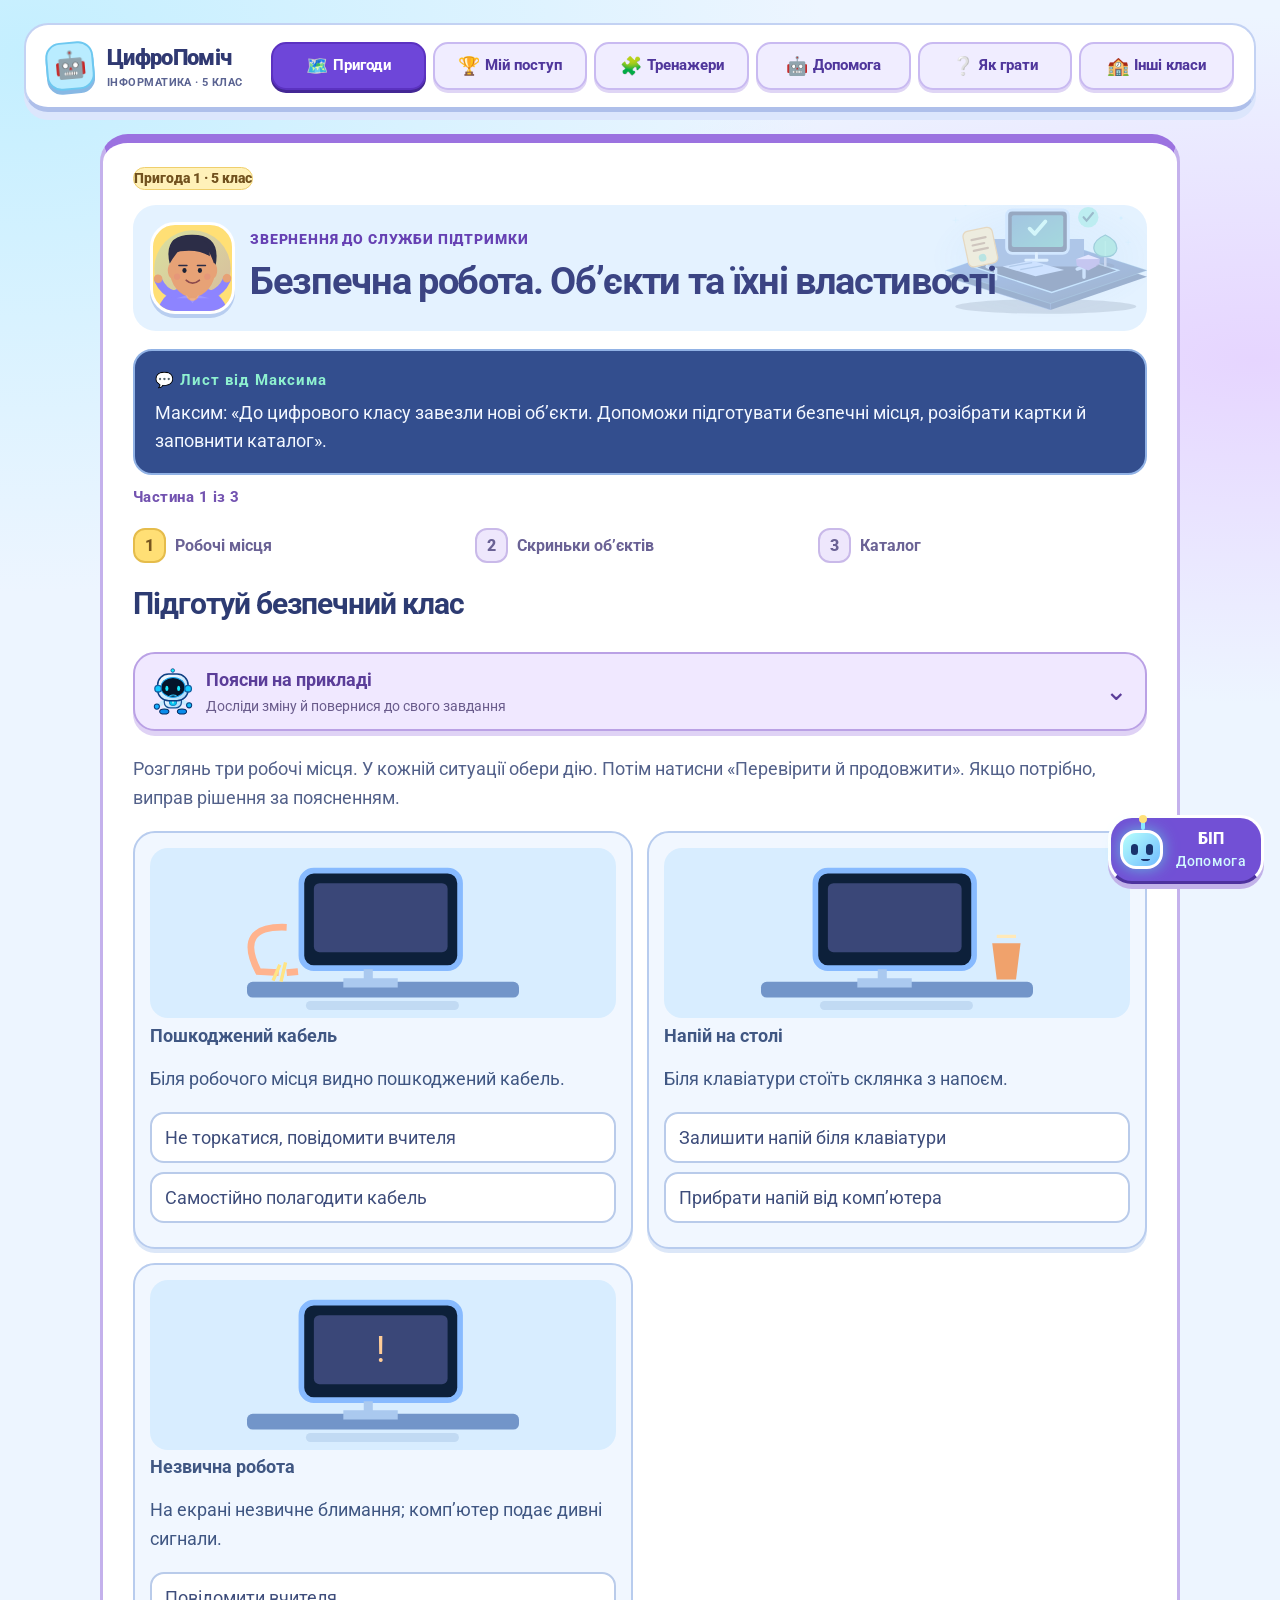
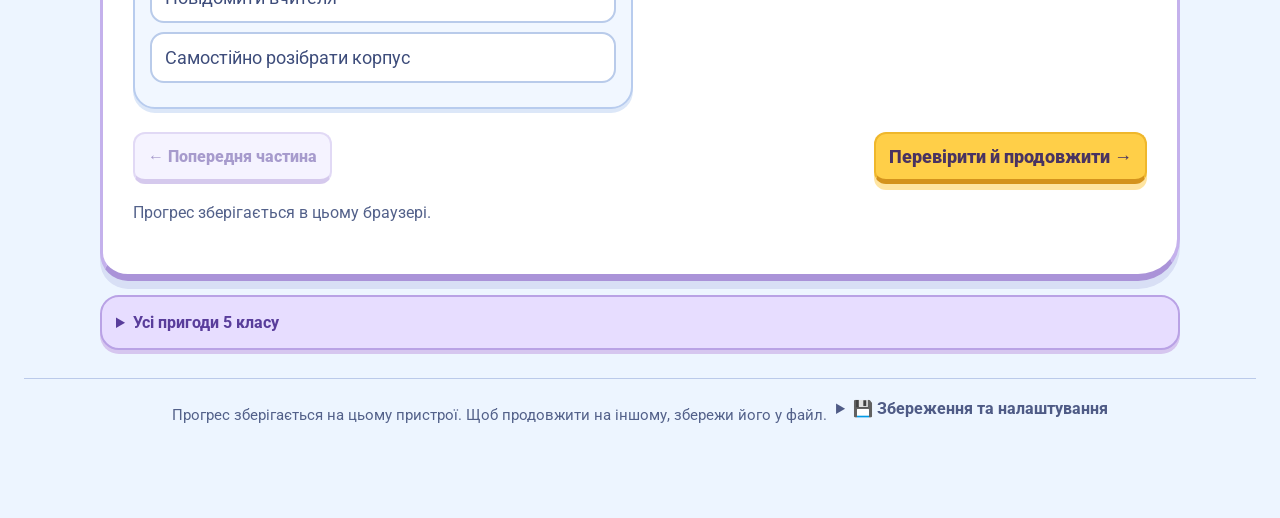
<file: 5/lesson-01.html>
<!doctype html><html lang="uk"><head><meta charset="utf-8"><meta name="viewport" content="width=device-width,initial-scale=1"><meta http-equiv="refresh" content="0;url=./game.html#digital-class"><title>Цифровий клас · ЦифроПоміч</title><script>location.replace("./game.html#digital-class");</script><link rel="stylesheet" href="../readability.css?v=roboto2"></head><body><a href="./game.html#digital-class">Відкрити Цифровий клас</a></body></html>
</file>
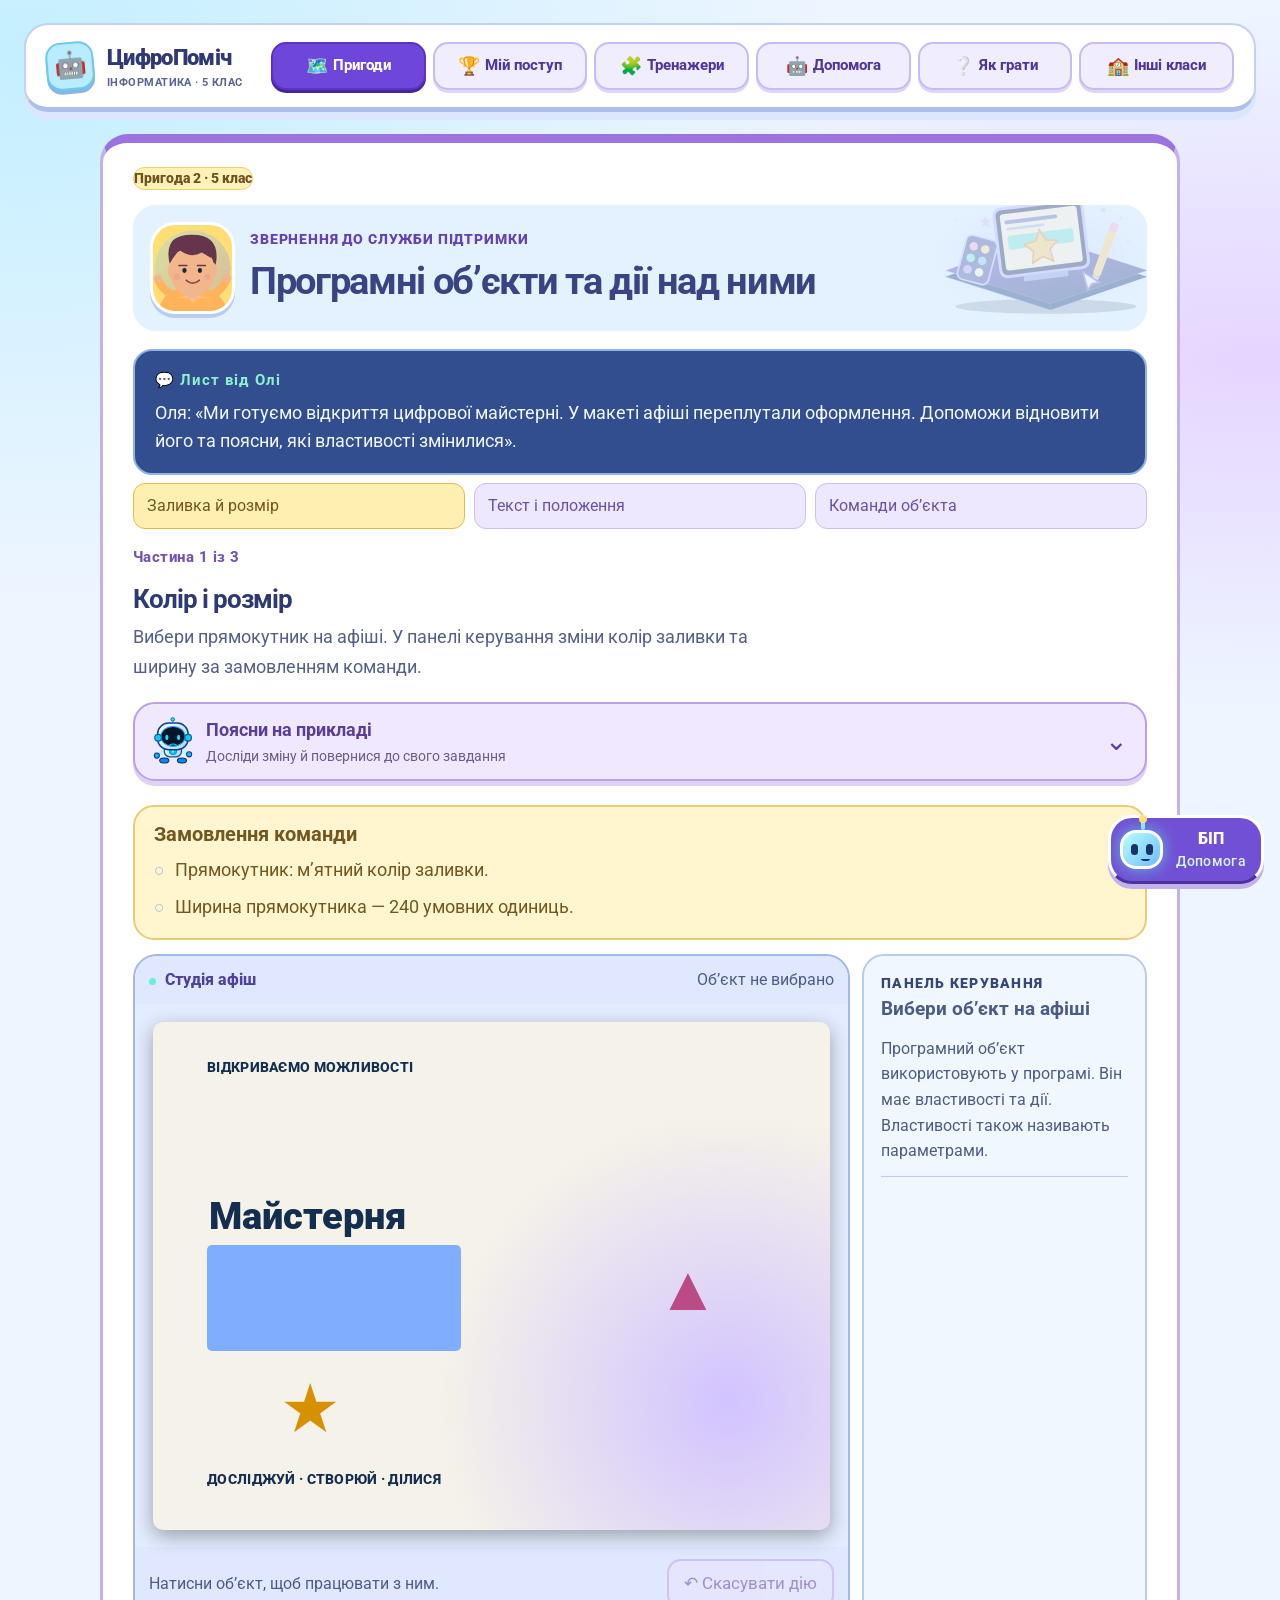
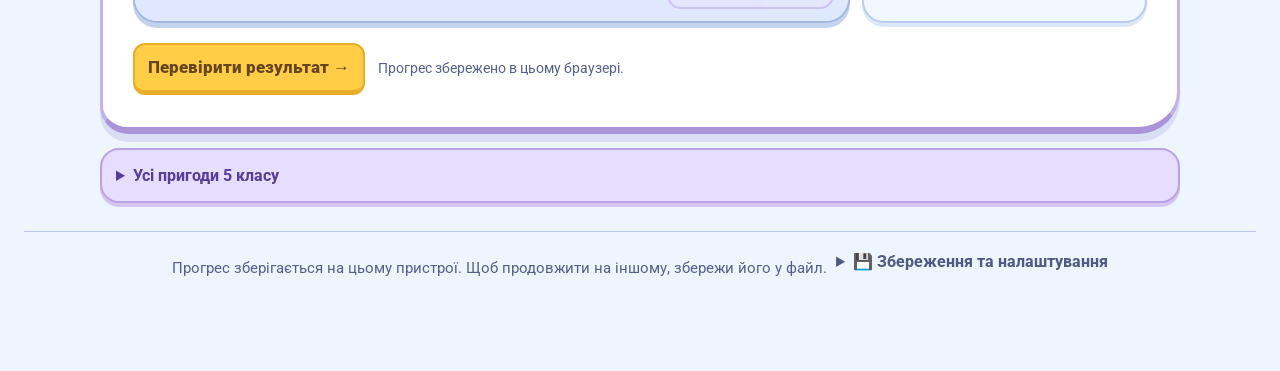
<file: 5/lesson-02.html>
<!doctype html><html lang="uk"><head><meta charset="utf-8"><meta name="viewport" content="width=device-width,initial-scale=1"><meta http-equiv="refresh" content="0;url=./game.html#objects"><title>Програмні об’єкти · ЦифроПоміч</title><script>location.replace("./game.html#objects");</script><link rel="stylesheet" href="../readability.css?v=roboto2"></head><body><a href="./game.html#objects">Відкрити Програмні об’єкти</a></body></html>
</file>
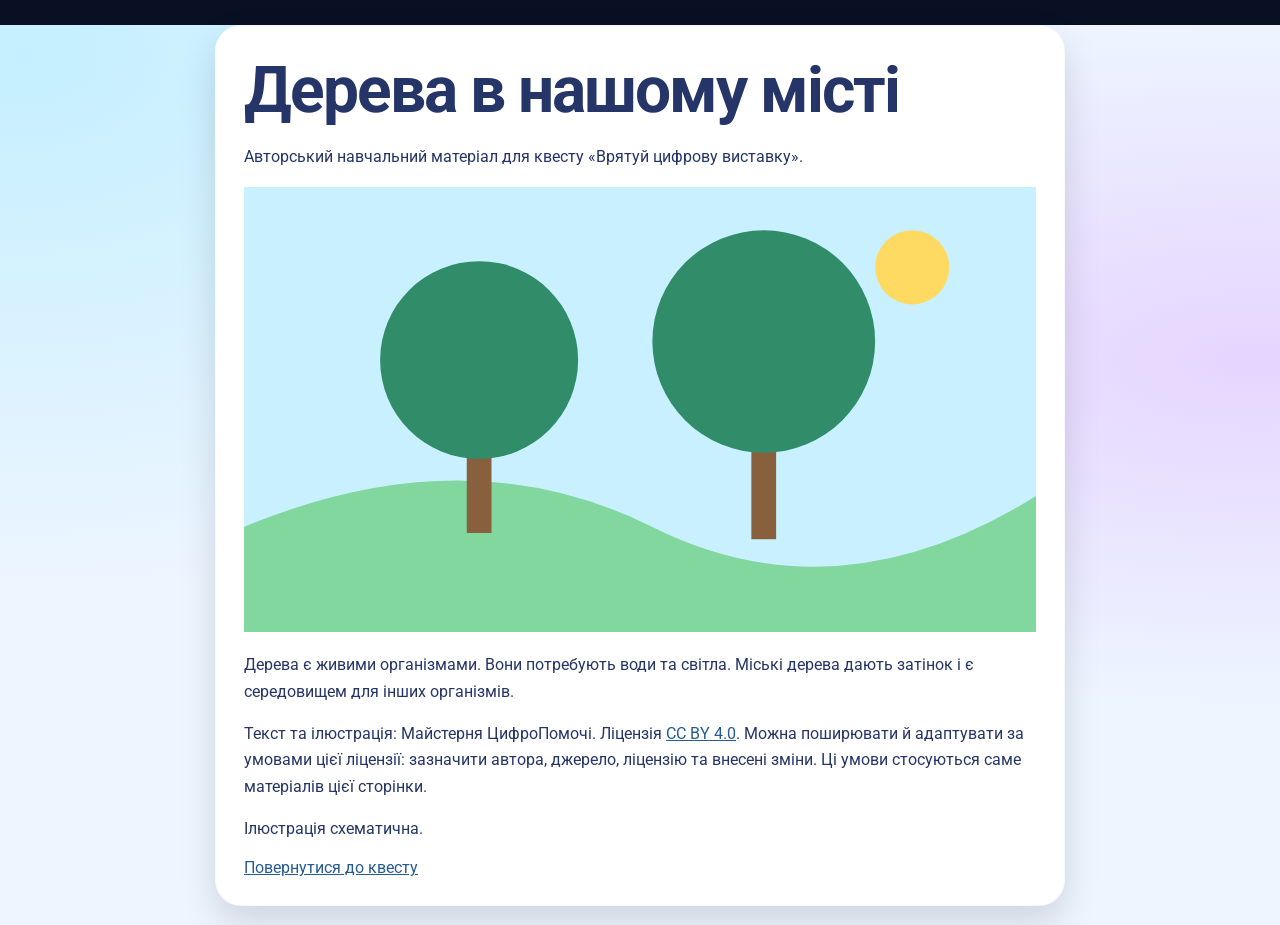
<file: 5/materials/forest.html>
<!doctype html><html lang="uk"><meta charset="utf-8"><meta name="viewport" content="width=device-width,initial-scale=1"><title>Дерева в нашому місті — ЦифроПоміч</title><link rel="stylesheet" href="../../portal.css?v=portal3"><link rel="stylesheet" href="../../portal-play.css?v=contrast1"><link rel="stylesheet" href="../../readability.css?v=roboto2"><body class="play-mode"><main class="container panel" style="padding:28px;max-width:850px;margin:25px auto"><h1>Дерева в нашому місті</h1><p>Авторський навчальний матеріал для квесту «Врятуй цифрову виставку».</p><img style="width:100%;height:auto" src="trees.svg" alt="Дерева в нашому місті"><p>Дерева є живими організмами. Вони потребують води та світла. Міські дерева дають затінок і є середовищем для інших організмів.</p><p>Текст та ілюстрація: Майстерня ЦифроПомочі. Ліцензія <a href="https://creativecommons.org/licenses/by/4.0/">CC BY 4.0</a>. Можна поширювати й адаптувати за умовами цієї ліцензії: зазначити автора, джерело, ліцензію та внесені зміни. Ці умови стосуються саме матеріалів цієї сторінки.</p><p>Ілюстрація схематична.</p><a href="../game.html#download-rescue">Повернутися до квесту</a></main></body></html>
</file>
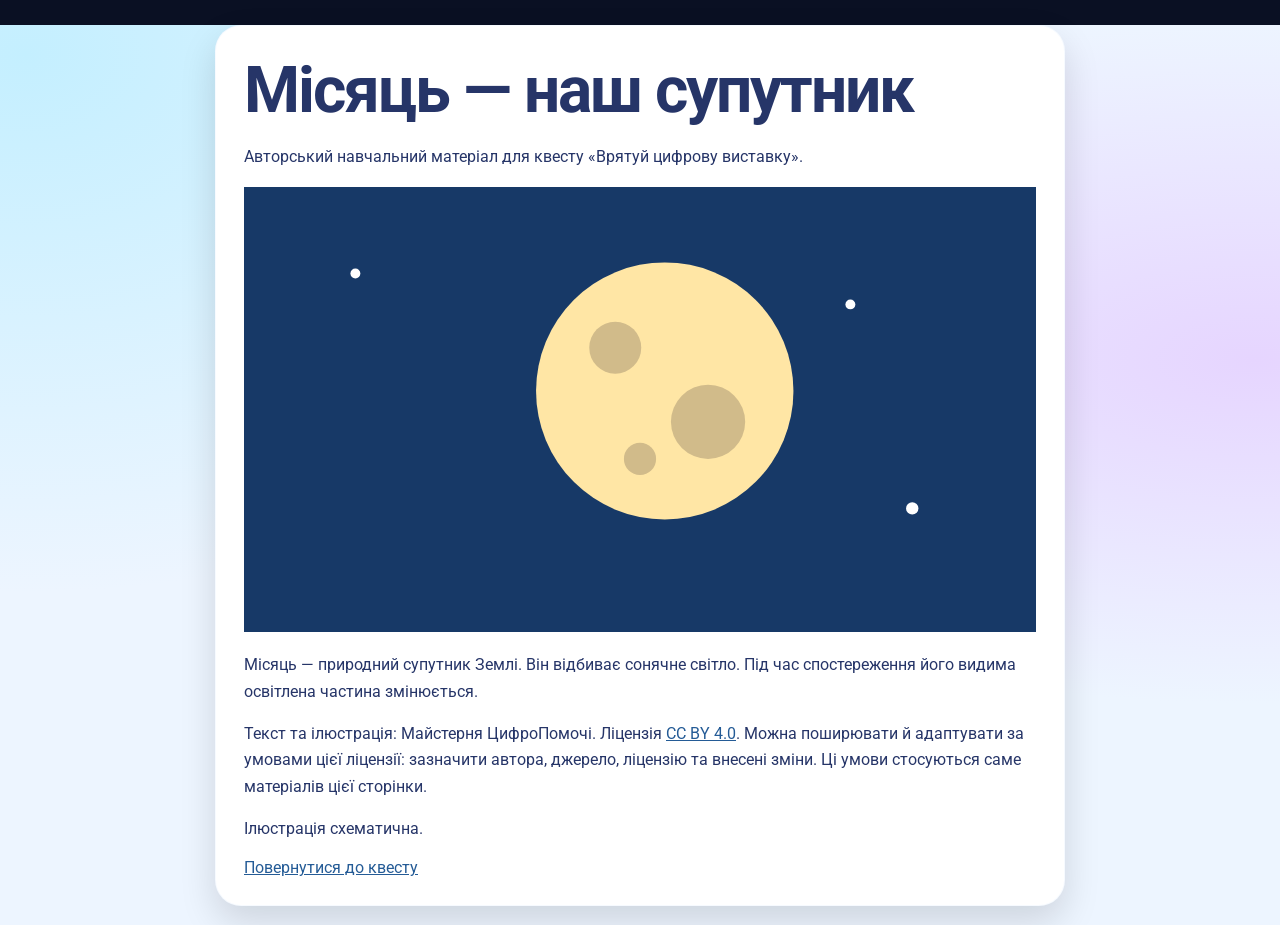
<file: 5/materials/space.html>
<!doctype html><html lang="uk"><meta charset="utf-8"><meta name="viewport" content="width=device-width,initial-scale=1"><title>Місяць — наш супутник — ЦифроПоміч</title><link rel="stylesheet" href="../../portal.css?v=portal3"><link rel="stylesheet" href="../../portal-play.css?v=contrast1"><link rel="stylesheet" href="../../readability.css?v=roboto2"><body class="play-mode"><main class="container panel" style="padding:28px;max-width:850px;margin:25px auto"><h1>Місяць — наш супутник</h1><p>Авторський навчальний матеріал для квесту «Врятуй цифрову виставку».</p><img style="width:100%;height:auto" src="moon.svg" alt="Місяць — наш супутник"><p>Місяць — природний супутник Землі. Він відбиває сонячне світло. Під час спостереження його видима освітлена частина змінюється.</p><p>Текст та ілюстрація: Майстерня ЦифроПомочі. Ліцензія <a href="https://creativecommons.org/licenses/by/4.0/">CC BY 4.0</a>. Можна поширювати й адаптувати за умовами цієї ліцензії: зазначити автора, джерело, ліцензію та внесені зміни. Ці умови стосуються саме матеріалів цієї сторінки.</p><p>Ілюстрація схематична.</p><a href="../game.html#download-rescue">Повернутися до квесту</a></main></body></html>
</file>
<file: portal.css>
/* Complete shared design: all original game style blocks, in their original order. */

:root{font-family:system-ui,-apple-system,"Segoe UI",sans-serif;color:#f2f7ff;background:#0a1023;color-scheme:dark;--bg:#0a1023;--card:#17233e;--card2:#1b2b49;--line:#ffffff22;--muted:#b1c1dd;--accent:#69efd3;--blue:#81adff;--gold:#ffd98b}*{box-sizing:border-box}body{margin:0;background:radial-gradient(ellipse 70% 30% at 80% 0,#39387275,transparent),radial-gradient(ellipse 55% 40% at 0% 60%,#087d7960,transparent),#0a1023;min-height:100vh}button,input{font:inherit}button{cursor:pointer}button:focus-visible,input:focus-visible{outline:3px solid #ffe19b;outline-offset:3px}button:disabled{opacity:.5;cursor:not-allowed}a{color:#96dbff}p{line-height:1.65}h1,h2,h3{line-height:1.16;margin:0 0 12px}h1{font-size:clamp(34px,5vw,64px);letter-spacing:-2px}h2{font-size:clamp(25px,3.2vw,38px);letter-spacing:-1px}h3{font-size:20px}.muted{color:var(--muted)}.tiny{font-size:12px;color:var(--muted)}.caps{font-size:12px;letter-spacing:.13em;font-weight:850;color:var(--accent);text-transform:uppercase}.container{max-width:1240px;margin:auto;padding:18px 22px 65px}.header{display:flex;justify-content:space-between;align-items:center;gap:16px;margin-bottom:24px}.logo{display:flex;align-items:center;gap:13px;font-size:22px;font-weight:900;letter-spacing:-.5px}.logo-icon{display:grid;place-items:center;width:48px;height:48px;background:linear-gradient(135deg,#70f5d2,#88a8ff);color:#081a29;border-radius:15px;font-size:26px}.logo small{display:block;font-size:11px;font-weight:700;letter-spacing:.08em;color:var(--muted)}.toplinks{display:flex;gap:9px;flex-wrap:wrap}.navbtn{border:1px solid var(--line);background:#ffffff10;color:#eef4ff;padding:10px 14px;border-radius:14px;font-weight:750}.navbtn.active{border-color:#80efd0;background:#72f2d220;color:#9ef5e5}.btn{display:inline-flex;justify-content:center;align-items:center;gap:8px;border:0;background:linear-gradient(120deg,#74f5d5,#8baeff);color:#07152b;font-weight:900;padding:14px 21px;border-radius:15px;box-shadow:0 9px 32px #36e6bd2c}.btn.secondary{background:#263555;color:#fff;border:1px solid #ffffff30;box-shadow:none}.btn.ghost{background:transparent;border:1px solid #ffffff30;box-shadow:none;color:white}.btn.block{width:100%}.btn.small{font-size:13px;padding:10px 14px}.panel{background:linear-gradient(145deg,#192843f5,#121c32f8);border:1px solid var(--line);border-radius:26px;box-shadow:0 15px 55px #0004}.hero{display:grid;grid-template-columns:1fr .77fr;gap:22px;align-items:center;min-height:420px}.hero-text{padding:48px 10px 48px 16px}.hero-text p{font-size:17px;max-width:580px;color:#b9c9e3}.gradient{background:linear-gradient(95deg,#72ffda,#82bdff,#eabaff);background-clip:text;-webkit-background-clip:text;color:transparent}.bot-zone{position:relative;display:grid;place-items:center;min-height:385px}.orb{height:300px;width:300px;border-radius:50%;border:2px dashed #83c2ff70;background:radial-gradient(circle,#4977ad55,#18284a44 60%,transparent);display:grid;place-items:center;animation:float 5s ease-in-out infinite}.big-bot{font-size:145px;filter:drop-shadow(0 20px 22px #30caa860)}.floating{position:absolute;padding:12px 15px;background:#243757e8;border:1px solid #78ccef77;border-radius:15px;font-weight:850;font-size:13px;box-shadow:0 12px 40px #0005}.floating.a{top:50px;left:0}.floating.b{bottom:55px;right:0}.floating.c{top:68px;right:0}.metrics{display:flex;flex-wrap:wrap;gap:10px;margin:24px 0}.metric{background:#ffffff0b;border:1px solid var(--line);border-radius:14px;padding:12px 17px;font-weight:800}.metric strong{font-size:21px;color:var(--accent)}.section-intro{display:flex;align-items:end;justify-content:space-between;gap:15px;margin:30px 0 18px}.cards{display:grid;grid-template-columns:repeat(4,minmax(0,1fr));gap:14px}.mission-card{color:inherit;text-align:left;background:linear-gradient(150deg,#243454,#131e35);border:1px solid #ffffff25;padding:19px;border-radius:23px;min-height:237px;display:flex;flex-direction:column;gap:6px;transition:transform .15s,border-color .15s}.mission-card:hover{transform:translateY(-3px);border-color:#72eeda}.mission-card .face{width:82px;height:82px;border-radius:23px;background:#ffffff10;display:grid;place-items:center;overflow:hidden;margin:0 auto 5px}.mission-card svg.portrait{height:84px;width:84px}.mission-card .order{display:flex;justify-content:space-between;color:#a9bad9;font-size:11px;letter-spacing:.08em;font-weight:800}.mission-card strong{font-size:16px}.mission-card .status{font-size:12px;margin-top:auto;color:#a6eadd}.tag{display:inline-flex;border:1px solid #8ca7f26a;border-radius:999px;padding:6px 10px;background:#4969b522;color:#c5dcff;font-size:11px;font-weight:850}.tag.done{color:#89efd2;border-color:#89efd280;background:#1c755a40}.game-layout{display:grid;grid-template-columns:254px minmax(0,1fr);gap:18px}.aside{padding:22px;position:sticky;top:12px}.progress-track{height:11px;background:#ffffff20;border-radius:20px;overflow:hidden;margin:13px 0}.progress-track i{height:100%;display:block;background:linear-gradient(90deg,#5ceec7,#96acff);transition:width .2s}.side-nav{display:grid;gap:7px;margin-top:21px}.side-nav button{border:1px solid transparent;border-radius:11px;background:none;color:#aebdd9;text-align:left;padding:10px;display:flex;gap:9px;font-size:12px;font-weight:750}.side-nav button.current{background:#5b86e12c;border-color:#70b4ff80;color:white}.side-nav button.done{color:#75f1ce}.stage{padding:30px 34px;min-height:630px}.stage-top{display:flex;gap:12px;justify-content:space-between;align-items:center;flex-wrap:wrap}.ticket-header{display:flex;align-items:center;gap:18px;margin:19px 0 22px}.portrait-frame{background:linear-gradient(145deg,#304b79,#172d4f);border:1px solid #9cd9ff57;border-radius:25px;width:120px;height:120px;flex-shrink:0;overflow:hidden;display:grid;place-items:center}.portrait-frame .portrait{width:130px;height:130px}.ticket-header h2{margin-bottom:6px}.step-label{font-size:13px;color:#a8caff;font-weight:800}.steps{display:flex;gap:7px;margin:12px 0 22px}.steps span{height:7px;flex:1;background:#ffffff24;border-radius:10px}.steps span.past{background:#5de6c9}.steps span.now{background:#8aafff}.chat{background:#0c1830;border:1px solid #6e95c865;border-radius:20px;padding:20px 24px;margin:17px 0}.chat .sender{font-size:12px;font-weight:850;color:#84efcf;margin-bottom:8px}.chat p{color:#edf4ff;margin:0;font-size:16px;line-height:1.7}.clues{border-radius:18px;background:#eef5ff0c;border:1px solid #ffffff1d;padding:17px 20px}.clues ul{margin:9px 0 0;padding-left:21px;color:#c7d9f3;line-height:1.65;font-size:14px}.question-title{font-size:20px;font-weight:850;margin:23px 0 14px}.answers{display:grid;gap:11px}.option{width:100%;text-align:left;display:flex;gap:13px;align-items:flex-start;padding:15px;background:#243557;border:1px solid #ffffff29;border-radius:15px;color:#f1f6ff;line-height:1.5}.option:hover:not(:disabled){border-color:#8dbfff;background:#2b426a}.letter{display:grid;place-items:center;flex:0 0 31px;width:31px;height:31px;background:#ffffff1b;border-radius:10px;font-weight:900}.option.good{border-color:#6be5b2;background:#1d5647}.option.bad{border-color:#ff9a9a;background:#5b2b3d}.feedback{margin-top:16px;border:1px solid #63edc77a;background:#194b4585;padding:16px 20px;border-radius:16px}.feedback.wrong{border-color:#ffb4b77c;background:#4b2a4085}.feedback strong{font-size:16px}.feedback p{margin:9px 0 0;color:#e8f3ff;font-size:14px}.foot{display:flex;justify-content:space-between;flex-wrap:wrap;gap:12px;margin-top:23px}.phase-alert{background:#2d3862;border:1px solid #a5a2ff7f;border-radius:14px;padding:13px 16px;font-size:13px;color:#e6eaff;margin:15px 0}.mission-done{text-align:center;padding:34px 18px}.mission-done .medal{font-size:74px;margin:8px 0 20px}.mission-done p{max-width:490px;margin:0 auto 24px;color:var(--muted)}.lab-intro{padding:29px;margin:20px 0}.lab-grid{display:grid;grid-template-columns:280px 1fr;gap:20px}.lab-menu{display:grid;gap:8px}.lab-menu button{display:flex;align-items:center;gap:12px;padding:13px;background:#263859;border:1px solid #ffffff2b;color:white;text-align:left;border-radius:13px;font-weight:750}.lab-menu button.active{background:#355181;border-color:#88dafe}.lab-activity{padding:27px;min-height:480px}.lab-scene{border-radius:18px;border:1px solid #ffffff27;background:#0b1a34;padding:19px;margin:18px 0;min-height:160px}.lab-panel{background:#142745;border-radius:15px;padding:16px;margin:12px 0}.lab-panel label{display:block;margin:10px 0}.lab-choice{display:block;background:#253b5e;color:white;border:1px solid #8099c078;border-radius:12px;padding:12px;margin:9px 0;text-align:left;width:100%}.lab-choice.selected{background:#28695d;border-color:#6aebc4}.lab-choice.error{background:#602c44;border-color:#ffafba}.lab-list{display:flex;flex-wrap:wrap;gap:9px}.lab-pill{border:1px solid #8babd277;background:#223d60;color:#f2f7ff;border-radius:12px;padding:11px 14px;min-height:46px}.lab-pill.selected{background:#28685b;border-color:#83efca}.hint{background:#ffffff12;border-left:3px solid #8de6ce;padding:13px 16px;border-radius:9px;margin-top:16px;color:#d6e7fc}.badge-list{display:flex;flex-wrap:wrap;gap:8px}.badge-item{border-radius:999px;padding:10px 14px;border:1px solid #ffffff30;background:#ffffff09;color:#b9c7df;font-weight:750;font-size:12px}.badge-item.earned{border-color:#75e8cb;color:#9af2dc;background:#237a5e55}.report{max-width:970px;margin:14px auto}.report-top{padding:39px;text-align:center}.report-score{font-size:63px;font-weight:950;color:#8af0d5;letter-spacing:-2px}.report-metrics{display:grid;grid-template-columns:repeat(3,1fr);gap:10px;margin-top:16px}.report-metrics div{background:#ffffff0e;border-radius:15px;padding:13px}.report-metrics strong{display:block;font-size:26px}.certificate{background:#fffdf6;color:#1d2e43;border:12px solid #eadbb0;border-radius:4px;padding:27px;box-shadow:0 6px 40px #0004;position:relative;text-align:center;max-width:880px;margin:22px auto;aspect-ratio:1.414;display:flex;flex-direction:column;justify-content:center;overflow:hidden}.certificate::before{content:"";position:absolute;inset:11px;border:2px solid #9fbbcc;pointer-events:none}.cert-kicker{font-size:13px;letter-spacing:.22em;text-transform:uppercase;color:#456c7c;font-weight:850}.cert-big{font-size:clamp(39px,6vw,70px);font-weight:1000;color:#18455c;margin:12px 0 4px;letter-spacing:.12em}.cert-name{font-size:clamp(24px,4vw,40px);font-weight:850;border-bottom:2px solid #c3bd9a;display:inline-block;max-width:92%;margin:13px auto;padding:0 35px 8px;overflow-wrap:anywhere}.cert-results{display:flex;justify-content:center;gap:25px;flex-wrap:wrap;margin:20px 0;font-weight:750}.cert-seal{font-size:53px}.cert-bottom{font-size:12px;color:#4f6475}.name-input{border:1px solid #91afe4;background:#1c3458;color:white;border-radius:12px;padding:12px;font-weight:700;max-width:300px;width:100%}.center{text-align:center}.footer{text-align:center;font-size:12px;color:#91a6c9;margin-top:35px}.toast{position:fixed;right:20px;bottom:24px;max-width:320px;background:#153d38;border:1px solid #8ceace;padding:14px 18px;border-radius:13px;box-shadow:0 15px 40px #0006;z-index:30}.hide{display:none!important}@keyframes float{50%{transform:translateY(-10px)}}@media(max-width:1000px){.cards{grid-template-columns:repeat(2,minmax(0,1fr))}.hero{grid-template-columns:1fr .6fr}.orb{height:220px;width:220px}.big-bot{font-size:100px}.game-layout{grid-template-columns:205px 1fr}.stage{padding:22px}.lab-grid{grid-template-columns:220px 1fr}}@media(max-width:700px){.container{padding:13px 12px 48px}.header{align-items:flex-start;flex-direction:column}.logo{font-size:19px}.toplinks{width:100%;display:grid;grid-template-columns:repeat(3,1fr)}.navbtn{padding:10px 6px;font-size:12px}.hero{display:flex;flex-direction:column-reverse;gap:0}.hero-text{padding:5px 2px 30px}.hero-text p{font-size:14px}.bot-zone{min-height:225px;width:100%}.orb{height:185px;width:185px}.big-bot{font-size:90px}.floating{font-size:10px;padding:8px}.floating.a{top:18px}.floating.b{bottom:12px}.floating.c{top:32px}.cards{gap:9px}.mission-card{min-height:198px;padding:12px}.mission-card .face{height:67px;width:67px}.mission-card svg.portrait{width:72px;height:72px}.mission-card strong{font-size:13px}.mission-card .tiny{font-size:11px}.mission-card .status{font-size:11px}.game-layout{display:block}.aside{position:static;padding:14px;margin-bottom:12px}.side-nav{display:none}.stage{padding:17px 15px;min-height:0}.ticket-header{gap:12px}.ticket-header h2{font-size:23px}.portrait-frame{width:90px;height:90px;border-radius:19px}.portrait-frame .portrait{width:96px;height:96px}.chat{padding:16px}.chat p{font-size:14px}.question-title{font-size:18px}.option{font-size:13px;padding:12px}.lab-grid{display:block}.lab-menu{display:grid;grid-template-columns:repeat(2,1fr);margin-bottom:14px}.lab-menu button{font-size:12px;padding:10px}.lab-activity{padding:17px;min-height:0}.report-top{padding:23px 15px}.report-metrics strong{font-size:20px}.certificate{aspect-ratio:auto;min-height:500px;padding:25px 14px;border-width:7px}.cert-big{font-size:40px}.cert-results{gap:9px;font-size:12px}}@media print{body{background:#fff!important}.header,.footer,.no-print,.report-top,.lab-grid,.hero,.cards{display:none!important}.container{padding:0}.certificate{width:270mm;max-width:100%;height:185mm;aspect-ratio:auto;margin:0 auto;box-shadow:none;page-break-inside:avoid}.report{margin:0;max-width:none}@page{size:A4 landscape;margin:10mm}}@media(prefers-reduced-motion:reduce){*,*:before,*:after{animation:none!important;transition:none!important}}

/* CyfroPomich 4.0: mission 06 inside the single game */
.m6{display:grid;gap:19px}.m6 .m6-head{display:flex;gap:12px;align-items:center;flex-wrap:wrap}.m6 .m6-face{width:88px;height:88px;border-radius:23px;overflow:hidden;background:#30456a;flex-shrink:0}.m6 .m6-face svg{height:94px;width:94px}.m6 .m6-talk{background:#112545;border:1px solid #82caff66;border-radius:19px;padding:17px 20px;line-height:1.65}.m6 .m6-talk strong{display:block;color:#79efd4;font-size:13px;margin-bottom:6px}.m6 .m6-bip{padding:13px 17px;border-left:4px solid #7fe5d2;background:#133c4c;border-radius:13px;line-height:1.55}.m6 .m6-choices{display:grid;gap:10px}.m6 .m6-choices button{color:#f1f8ff;text-align:left;border-radius:15px;padding:16px;border:1px solid #7b9cc070;background:#263a60}.m6 .m6-choices button:hover,.m6 .m6-tab:hover,.m6 .m6-action:hover{border-color:#68e4d0}.m6 .m6-browser{border:1px solid #80aece88;border-radius:18px;overflow:hidden;background:#f3f9ff;color:#243650;box-shadow:0 16px 26px #0002}.m6 .m6-bar{background:#243453;display:flex;gap:9px;align-items:end;flex-wrap:wrap;padding:13px 13px 0;color:#fff}.m6 .m6-dots{font-size:13px;padding:0 8px 13px 0;white-space:nowrap;color:#ffd3b4}.m6 .m6-tab{background:#405375;border:1px solid #7287a3;color:#fff;padding:12px 15px;border-radius:13px 13px 0 0;min-height:45px}.m6 .m6-tab[aria-selected=true]{background:#f3f9ff;color:#15294b;font-weight:800;border-bottom-color:#f3f9ff}.m6 .m6-toolbar{display:flex;align-items:center;gap:10px;padding:11px 15px;background:#e0eaf7;border-bottom:1px solid #adbed5}.m6 .m6-back{font-size:23px;border-radius:10px;border:1px solid #adc1d9;background:#fff;color:#263c56;width:44px;height:42px}.m6 .m6-back:disabled{opacity:.3}.m6 .m6-address{background:#fff;border:1px solid #b4c7da;padding:8px 13px;border-radius:10px;flex:1;overflow-wrap:anywhere;font-size:13px}.m6 .m6-page{padding:22px;min-height:180px;background:linear-gradient(150deg,#fff,#e8f4ff)}.m6 .m6-page h3{color:#17385f}.m6 .m6-page p{color:#334f6c}.m6 .m6-action{border:1px solid #406d8c;background:#285e96;color:#fff;border-radius:12px;padding:12px 16px;font-weight:750}.m6 .m6-status{border:1px solid #65ddb4;background:#164a40;color:#e9fff7;border-radius:13px;padding:13px 17px}.m6 .m6-warn{border-color:#efb37c;background:#593d32}.m6 .m6-footer{display:flex;gap:10px;flex-wrap:wrap;justify-content:space-between;margin-top:8px}.m6 .m6-note{color:#b6cbe7;font-size:13px}.m6 .m6-progress{height:8px;border-radius:20px;background:#ffffff25;overflow:hidden}.m6 .m6-progress i{display:block;height:100%;background:#6beace;transition:width .2s}
@media(max-width:600px){.m6 .m6-bar{gap:4px}.m6 .m6-tab{padding:9px 8px;font-size:12px;flex:1}.m6 .m6-dots{display:none}.m6 .m6-page{padding:14px}.m6 .m6-head{align-items:flex-start}}

/* Mission 01: accessible, touch-friendly virtual Drive */
.m1{display:grid;gap:18px}.m1-head{display:flex;gap:14px;align-items:center;flex-wrap:wrap}.m1-head .m1-portrait{width:86px;height:86px;border-radius:19px;overflow:hidden;background:#314c79}.m1-head .m1-portrait svg{width:94px;height:94px}.m1-track{height:9px;background:#ffffff20;border-radius:99px;overflow:hidden}.m1-track i{display:block;height:100%;background:linear-gradient(90deg,#76f5d0,#9cb6ff);transition:width .2s}.m1-call{background:#112544;border:1px solid #90cbff69;padding:17px 20px;border-radius:19px;line-height:1.6}.m1-call strong{display:block;color:#8ef0d0;margin-bottom:7px;font-size:12px;letter-spacing:.07em}.m1-drive{background:#eaf1fb;color:#162841;border-radius:20px;overflow:hidden;border:3px solid #557aa5;box-shadow:0 10px 28px #0005}.m1-drive-head{background:#d8e5f6;padding:13px 17px;display:flex;flex-wrap:wrap;align-items:center;gap:10px;border-bottom:1px solid #bbcee7}.m1-drive-title{font-weight:950}.m1-chip{background:white;border:1px solid #b7cce5;border-radius:999px;padding:5px 11px;font-size:12px;font-weight:800}.m1-drive-body{padding:18px}.m1-folders{display:flex;gap:8px;flex-wrap:wrap;margin:12px 0 18px}.m1-folder{border:1px solid #a9bddb;background:white;color:#203b58;padding:11px 13px;border-radius:12px;font-weight:750}.m1-folder.active{border-color:#3477d2;background:#d5e8ff}.m1-file{background:#fff;border:1px solid #b6c7da;border-radius:15px;padding:17px;display:grid;gap:12px}.m1-file-row{display:flex;gap:12px;align-items:center;flex-wrap:wrap}.m1-file-icon{font-size:32px}.m1-doc{border:1px solid #b8cde0;background:#fff;border-radius:12px;padding:15px;color:#18324b;margin:9px 0;min-height:95px;line-height:1.6}.m1-doc textarea{display:block;width:100%;min-height:110px;resize:vertical;border:2px solid #7297ce;border-radius:10px;color:#172d45;background:#f7fbff;padding:12px;font-size:15px;line-height:1.5}.m1-drive button{background:#e5f1ff;border:1px solid #739ed7;border-radius:11px;padding:11px 14px;color:#173558;font-weight:850;min-height:44px}.m1-drive button.primary{background:#246bd6;color:#fff;border-color:#1a54b0}.m1-drive button:disabled{opacity:.5}.m1-actions{display:flex;gap:9px;flex-wrap:wrap}.m1-notice{padding:12px 15px;border-radius:13px;background:#245848;border:1px solid #73edc7;color:#edfff9;line-height:1.55}.m1-notice.wrong{background:#593442;border-color:#ffb3a9}.m1-choices{display:grid;gap:10px}.m1-choices button{background:#273d61;border:1px solid #879fc876;color:white;text-align:left;border-radius:13px;min-height:49px;padding:13px 16px;font-weight:750}.m1-choices button:hover{background:#38577e}.m1-bip{background:#2a3460;border:1px solid #a8b0ff65;border-radius:14px;padding:14px 17px;color:#e9f1ff;line-height:1.6}.m1-foot{display:flex;flex-wrap:wrap;align-items:center;justify-content:space-between;gap:12px}.m1-legend{font-size:12px;color:#b8cbee}.m1-summary{display:grid;grid-template-columns:repeat(3,minmax(0,1fr));gap:10px}.m1-summary div{background:#203b55;border-radius:15px;padding:15px}.m1-summary strong{display:block;color:#7ff0ce;font-size:17px;margin-bottom:6px}@media(max-width:700px){.m1-summary{grid-template-columns:1fr}.m1-drive-body{padding:12px}.m1-drive-head{padding:11px}.m1-choices button{font-size:14px}.m1 .stage{padding:17px}.m1-file{padding:12px}}

/* Mission 02: interactive shared printer and local network (integrated). */
.m2-head{display:flex;align-items:center;gap:14px;flex-wrap:wrap}.m2-portrait{width:88px;height:88px;overflow:hidden;border-radius:20px;background:#304b76;flex-shrink:0}.m2-portrait svg{height:96px;width:96px}.m2-track{height:9px;background:#ffffff20;border-radius:999px;overflow:hidden;margin:17px 0 23px}.m2-track i{display:block;height:100%;background:linear-gradient(90deg,#6ef0cd,#94b4ff);transition:width .2s}.m2-call{background:#102642;border:1px solid #83c8fa70;border-radius:18px;padding:17px 20px;line-height:1.6;margin:13px 0}.m2-call strong{display:block;color:#86f1d4;font-size:12px;letter-spacing:.05em;margin-bottom:6px}.m2-choices{display:grid;gap:10px;margin-top:14px}.m2-choices button{min-height:48px;text-align:left;background:#283c5c;color:white;border:1px solid #789bd077;border-radius:14px;padding:13px 16px;font-weight:750}.m2-choices button:hover,.m2-action:hover{border-color:#61ebd0}.m2-tip{border-radius:14px;border:1px solid #8fbdff5c;background:#213d5b;padding:14px 17px;line-height:1.6}.m2-feedback{border:1px solid #73eac1;background:#165243;color:#ecfff7;padding:12px 16px;border-radius:13px;line-height:1.5}.m2-feedback.bad{border-color:#ffbd99;background:#624038}.m2-footer{display:flex;justify-content:space-between;align-items:center;gap:12px;flex-wrap:wrap;margin-top:18px}.m2-net{background:#eaf2fe;color:#16304e;border:2px solid #89abda;border-radius:20px;overflow:hidden;margin:20px 0}.m2-net-top{background:#d4e2f5;display:flex;justify-content:space-between;align-items:center;flex-wrap:wrap;padding:13px 17px;gap:9px;border-bottom:1px solid #b3c8e2;font-weight:900}.m2-net small{color:#3d5572}.m2-status{border-radius:999px;padding:5px 10px;background:#d5f4e6;border:1px solid #6eb99c;color:#175b46;font-weight:850;font-size:11px}.m2-status.off{background:#ffe4de;border-color:#d88d84;color:#823b36}.m2-netbody{padding:16px}.m2-network{display:grid;grid-template-columns:minmax(0,1fr) 65px minmax(0,1fr) 65px minmax(0,1fr);gap:3px;align-items:center}.m2-device{min-height:150px;border:1px solid #adc5e3;border-radius:16px;background:white;text-align:center;padding:14px 9px;display:flex;flex-direction:column;align-items:center;gap:7px;justify-content:center}.m2-device .m2-symbol{font-size:36px;line-height:1.2}.m2-device strong{font-size:14px}.m2-device .m2-desc{font-size:12px;color:#365573}.m2-device.isoff{opacity:.76;background:#fff4f3;border-color:#e3a39c}.m2-link{height:8px;border-radius:12px;background:#45b9a6;position:relative}.m2-link:after{content:'➜';position:absolute;left:50%;top:-20px;transform:translateX(-50%);font-size:23px;color:#227e77}.m2-link.disconnected{background:repeating-linear-gradient(90deg,#e2a1a1 0 8px,transparent 8px 14px)}.m2-link.disconnected:after{content:'×';color:#b64444}.m2-control{background:white;border:1px solid #b8cee7;border-radius:15px;margin-top:15px;padding:17px;color:#233e5c}.m2-control strong{display:block;margin-bottom:9px}.m2-net button{background:#2368c1;border:1px solid #13519f;color:white;min-height:44px;border-radius:11px;padding:10px 14px;font-weight:850}.m2-net button.m2-quiet{color:#244463;background:#e4effc;border-color:#a6c4e4}.m2-actions{display:flex;flex-wrap:wrap;gap:10px;margin-top:12px}.m2-printlog{background:#f0f7ff;border:1px dashed #96b9dc;border-radius:13px;padding:12px;color:#244c70;font-size:13px;line-height:1.6;margin-top:12px}.m2-choiceprint{display:grid;gap:8px}.m2-choiceprint button{text-align:left;width:100%;background:white;color:#213b59;border:1px solid #a6c4e3}.m2-choiceprint button.selected{background:#c7f2e3;border-color:#309f7f;color:#124d42}.m2-finish{background:#164f48;border:1px solid #7ce4be;border-radius:16px;padding:19px;line-height:1.6}.m2-mission .m2-note{font-size:12px;color:#bfd1ed}
@media(max-width:700px){.m2-network{grid-template-columns:1fr;gap:6px}.m2-device{min-height:100px;flex-direction:row;text-align:left;justify-content:flex-start}.m2-device .m2-symbol{font-size:28px}.m2-link{width:8px;height:25px;justify-self:center}.m2-link:after{content:'↓';top:0;left:13px;font-size:20px}.m2-link.disconnected:after{content:'×';left:16px;top:0}.m2-netbody{padding:10px}.m2-net-top{padding:11px}.m2-control{padding:12px}.m2-head{align-items:flex-start}}

/* Mission 03 — safe messaging simulation, integrated in the full game */
.m3{display:grid;gap:18px}.m3-head{display:flex;align-items:center;gap:14px;flex-wrap:wrap}.m3-avatar{width:84px;height:84px;overflow:hidden;border-radius:19px;background:#31486c;flex-shrink:0}.m3-avatar svg{width:93px;height:93px}.m3-progress{height:9px;background:#ffffff1c;border-radius:99px;overflow:hidden}.m3-progress i{display:block;height:100%;border-radius:inherit;background:linear-gradient(90deg,#72e9d4,#a2baff);transition:width .35s}.m3-chatapp{border:1px solid #819acc50;background:#0a1429;border-radius:24px;overflow:hidden}.m3-chathead{background:#182a49;display:flex;align-items:center;justify-content:space-between;gap:12px;padding:14px 18px;border-bottom:1px solid #ffffff18}.m3-chathead strong{font-size:15px}.m3-chathead small{color:#abc5e4}.m3-bubbles{padding:20px;display:grid;gap:12px;min-height:190px;align-content:start}.m3-bubble{max-width:min(95%,550px);padding:15px 17px;border:1px solid #63779b6b;border-radius:17px 17px 17px 5px;background:#223551;line-height:1.6;white-space:pre-line}.m3-bubble.warning{background:#2d294b;border-color:#ffcd8288}.m3-bubble.own{justify-self:end;border-radius:17px 17px 5px 17px;background:#194b57;border-color:#6cebd280}.m3-mute{padding:12px 18px;color:#b1c1dd;border-top:1px solid #ffffff20;font-size:12px}.m3-flags{display:grid;grid-template-columns:repeat(2,minmax(0,1fr));gap:11px}.m3-flag,.m3-action{border:1px solid #ffffff38;border-radius:15px;background:#1b2d4d;color:#edf5ff;font:inherit;line-height:1.45;text-align:left;padding:14px;cursor:pointer;min-height:56px;transition:background .15s,border-color .15s}.m3-flag:hover,.m3-action:hover{border-color:#77ecd4}.m3-flag[aria-pressed=true]{background:#153e4a;border-color:#71ebcf;box-shadow:inset 0 0 0 1px #71ebcf}.m3-flag[aria-pressed=true]:before{content:'✓  ';color:#8afce0}.m3-flag:focus-visible,.m3-action:focus-visible{outline:3px solid #ffd98b;outline-offset:2px}.m3-choices{display:grid;gap:11px}.m3-actions{display:flex;gap:11px;flex-wrap:wrap;margin-top:14px}.m3-actions .btn{min-height:46px}.m3-tip{background:#15304b;border:1px solid #5b9cbd66;padding:16px 18px;border-radius:17px;line-height:1.55}.m3-feedback{padding:15px 18px;background:#173e41;border:1px solid #6ce2c280;color:#e8fff8;border-radius:14px;line-height:1.5}.m3-feedback.bad{background:#463025;border-color:#ffc18c80;color:#fff0dd}.m3-report{display:grid;gap:10px;background:#102942;border:1px solid #76c6ff60;padding:18px;border-radius:17px}.m3-report strong{color:#bde9ff}.m3-label{font-weight:800;color:#bde6ff}.m3-steps{margin:0;padding-left:24px;line-height:1.8}.m3-summary{background:#173742;border:1px solid #69d9c080;border-radius:15px;padding:17px;line-height:1.7}.m3-explain{color:#bacce8;font-size:14px}.m3-count{color:#bdebdc;font-size:13px}.m3-warn{font-size:13px;color:#ffd19d}.m3-pill{border-radius:99px;border:1px solid #ffffff40;padding:5px 10px;font-size:12px;color:#c1d2ec}.m3-actions .btn:disabled{opacity:.45;cursor:not-allowed}
@media(max-width:620px){.m3-flags{grid-template-columns:1fr}.m3-bubbles{padding:14px}.m3-chathead{padding:12px 14px}.m3-head{align-items:flex-start}.m3-avatar{width:72px;height:72px}.m3-avatar svg{width:80px;height:80px}}

/* Four new fully integrated interactive missions, 04,05,07,08. */
.v4-layout{display:grid;gap:17px}.v4-heading{display:flex;align-items:center;gap:15px}.v4-heading .v4-face{height:82px;width:82px;flex:0 0 82px;border-radius:20px;background:#314d79;overflow:hidden}.v4-face svg{width:92px;height:92px}.v4-track{height:9px;border-radius:30px;background:#ffffff20;overflow:hidden}.v4-track i{height:100%;display:block;background:linear-gradient(90deg,#72eccf,#94b5ff);transition:width .3s}.v4-message{background:#10243f;border:1px solid #75b4f655;border-radius:18px;padding:18px;line-height:1.7}.v4-message strong{color:#8df1dd;display:block;margin-bottom:5px}.v4-message p{margin:0;color:#eff5ff}.v4-scene{border:1px solid #8ca7dd45;background:linear-gradient(145deg,#0e1b35,#192a48);border-radius:21px;padding:20px;display:grid;gap:14px}.v4-scene-head{display:flex;justify-content:space-between;align-items:center;gap:10px;flex-wrap:wrap;font-weight:900;color:#d2e7ff}.v4-choices{display:grid;gap:10px}.v4-tile{background:#243859;border:1px solid #90aad65d;border-radius:14px;color:#edf5ff;padding:14px;text-align:left;display:flex;align-items:center;gap:12px;line-height:1.45;min-height:56px}.v4-tile:hover,.v4-tile:focus-visible{background:#304b77;border-color:#8df1d3}.v4-tile[aria-pressed=true]{background:#216a61;border-color:#82f3d5}.v4-tile:disabled{opacity:.55}.v4-row{display:flex;gap:10px;align-items:center;flex-wrap:wrap}.v4-tip{background:#23375b;border-left:4px solid #81f2d5;color:#e1efff;border-radius:12px;padding:14px 17px;font-size:14px;line-height:1.6}.v4-status{border:1px solid #83f1d367;border-radius:13px;background:#1c5b4c79;padding:14px;line-height:1.6}.v4-status.bad{border-color:#ffc8ad79;background:#653b4078}.v4-footer{display:flex;flex-wrap:wrap;gap:10px;justify-content:space-between}.v4-photo-grid{display:grid;grid-template-columns:repeat(3,minmax(0,1fr));gap:12px}.v4-photo{min-height:160px;border-radius:16px;display:grid;align-items:end;text-align:center;padding:14px;color:white;font-weight:900;border:2px solid #ffffff35}.v4-photo:nth-child(1){background:linear-gradient(145deg,#9ee4f0,#337d82 45%,#184352)}.v4-photo:nth-child(2){background:linear-gradient(135deg,#f2b871,#ad6549,#503447)}.v4-photo:nth-child(3){background:linear-gradient(135deg,#a6c9ff,#6775be,#273d76)}.v4-preview{background:#f9f6ed;color:#1b3447;border-radius:12px;padding:17px;max-width:620px}.v4-preview .v4-forest{font-size:75px;text-align:center;padding:19px;background:linear-gradient(#bdeaff,#e2f5ce);border-radius:12px;margin-bottom:13px}.v4-search{display:flex;gap:10px;align-items:stretch;flex-wrap:wrap}.v4-search input{min-width:170px;flex:1;background:#f2f8ff;color:#142440;border:2px solid #86b8dc;border-radius:12px;padding:12px;font-size:16px}.v4-result{width:100%;text-align:left;background:#f7fbff;color:#1a3950;border:1px solid #a0bad3;border-radius:13px;padding:14px 17px;display:grid;gap:4px}.v4-result:hover{background:#dff4ff}.v4-result small{color:#42755e}.v4-network{display:grid;grid-template-columns:1fr auto 1fr auto 1fr;align-items:center;gap:7px}.v4-device{background:#263d61;border-radius:15px;text-align:center;border:1px solid #adc6ed57;min-height:118px;display:grid;align-content:center;gap:5px;padding:10px}.v4-device strong{font-size:14px}.v4-device span{font-size:27px}.v4-wire{font-size:26px;color:#8aecd6;text-align:center}.v4-device.off{border-color:#ec9e9e88;opacity:.72}.v4-mail{background:#f2f6fd;color:#20364c;border-radius:17px;overflow:hidden}.v4-mail .v4-mail-head{padding:17px;border-bottom:1px solid #c6d4e2;display:grid;gap:8px}.v4-mail .v4-mail-body{padding:20px;display:grid;gap:10px;line-height:1.55}.v4-mail .v4-attachment{border:1px dashed #9cacc5;padding:13px;border-radius:10px;background:#fff4ed;color:#653f3b}.v4-choice-note{font-size:13px;color:#b8d1ee}.v4-footer button{max-width:100%}
@media(max-width:760px){.v4-photo-grid{grid-template-columns:1fr}.v4-photo{min-height:110px}.v4-network{grid-template-columns:1fr;max-width:420px;margin:auto}.v4-wire{transform:rotate(90deg)}.v4-scene{padding:14px}.v4-heading .v4-face{height:70px;width:70px;flex-basis:70px}.v4-face svg{height:78px;width:78px}}
@media(prefers-reduced-motion:reduce){.v4-track i{transition:none}}

/* Completion pass: readable topic-level report, mobile tap targets, accessibility */
.topic-report{padding:28px;margin:20px 0}.topic-grid{display:grid;grid-template-columns:repeat(2,minmax(0,1fr));gap:10px;margin:18px 0}.topic-row{display:flex;align-items:center;gap:12px;min-width:0;text-align:left;border:1px solid #7396c677;background:#223555;border-radius:15px;padding:14px;color:#f1f7ff;min-height:76px}.topic-row:hover,.topic-row:focus-visible{background:#2d4b77;border-color:#83efcf}.topic-num{flex:0 0 36px;height:36px;display:grid;place-items:center;border-radius:12px;background:#365777;color:#bcfff1;font-weight:900}.topic-info{min-width:0;flex:1;display:grid;gap:5px}.topic-info strong{font-size:14px}.topic-info small{color:#bcd3f1;font-size:12px}.topic-count{font-size:13px;color:#8ef3d7;font-weight:900;white-space:nowrap}.topic-report h2{font-size:25px}.name-input{min-height:45px}button{touch-action:manipulation}button:focus-visible{outline:3px solid #ffda87;outline-offset:3px}#player-name{max-width:100%}
@media(max-width:680px){.topic-grid{grid-template-columns:1fr}.topic-report{padding:18px}.topic-row{min-height:68px}}
@media(prefers-reduced-motion:reduce){*,*::before,*::after{animation-duration:.01ms!important;animation-iteration-count:1!important;transition-duration:.01ms!important;scroll-behavior:auto!important}}
@media print{.topic-report{display:none!important}}

.footer{display:flex;justify-content:center;align-items:center;gap:9px;flex-wrap:wrap}.footer .navbtn{min-height:44px}@media(max-width:560px){.footer{flex-direction:column;align-items:stretch}.footer .navbtn{width:100%}}

/* Finale in the ONE game: unlocked after eight completed support tickets. */
.final-feature{margin:25px 0;padding:24px;background:linear-gradient(115deg,#152d4f,#1f244b);border:1px solid #8ac7ff69;border-radius:24px;display:grid;grid-template-columns:minmax(0,1fr) auto;align-items:center;gap:18px}
.final-feature.locked{opacity:.8}.key-track{display:flex;flex-wrap:wrap;gap:8px;margin:15px 0}
.key-tile{width:43px;height:50px;display:grid;place-items:center;border:1px solid #7fdcda75;border-radius:12px;background:#132848;color:#a5f6e9;font-size:22px;font-weight:900;box-shadow:inset 0 0 13px #6dfbd00b}
.key-tile.hidden{background:#29334b;color:#8a9ab7;border-style:dashed}
.final-layout{max-width:990px;margin:auto;padding:5px 0 35px}.final-panel{padding:30px;display:grid;gap:20px}
.final-status{display:flex;flex-wrap:wrap;align-items:center;justify-content:space-between;gap:10px}
.final-scenario{background:#0f213e;border:1px solid #6898de77;padding:21px;border-radius:18px}
.final-scenario p{margin-bottom:0;color:#e6f3ff}.final-options{display:grid;gap:12px}
.final-option{text-align:left;background:#22395c;border:1px solid #ffffff40;padding:16px 18px;color:#f5faff;border-radius:14px;line-height:1.55;font-weight:650}
.final-option:hover,.final-option:focus-visible{border-color:#7defd3;background:#28466a}
.final-note{background:#193e43;border:1px solid #6ee1c77b;padding:15px 18px;border-radius:15px;color:#e6fff9;line-height:1.6}
.final-note.try{background:#3d3147;border-color:#e2be7d77}
.final-complete{text-align:center;padding:24px 10px}.final-complete .emblem{font-size:70px}
.final-steps{display:flex;gap:8px}.final-steps span{height:7px;background:#4b5875;flex:1;border-radius:20px}.final-steps span.done{background:#7ce8ce}
@media(max-width:760px){.final-feature{grid-template-columns:1fr}.final-panel{padding:20px}.key-tile{width:36px;height:45px;font-size:19px}}
@media print{.final-feature,.final-layout{display:none!important}}

/* Contextual BIP and optional branching workshop (v4.3) */
.coachbox{margin:25px 0 5px;border:1px solid #64bfc09c;border-radius:21px;background:linear-gradient(135deg,#123f50,#1b2b4a);padding:18px 20px}.coach-head{display:flex;align-items:center;justify-content:space-between;gap:12px;flex-wrap:wrap}.coach-head h3{font-size:18px;margin:0}.coach-head p{margin:5px 0 0;color:#d1e5f2;font-size:13px}.coach-buttons,.coach-actions{display:flex;gap:9px;flex-wrap:wrap;margin-top:12px}.coach-buttons button,.coach-actions button{padding:10px 13px;border:1px solid #91d4e884;background:#274b64;color:white;border-radius:12px;font-weight:750;min-height:44px}.coach-buttons button[aria-pressed=true]{background:#285f65;border-color:#84f8d4}.coach-note{background:#091d32c9;border-left:4px solid #8bf2d7;border-radius:10px;padding:12px 14px;margin-top:12px;color:#e6fbfb;line-height:1.55}.coach-consequence{background:#0d2536;border:1px solid #9cb1d35c;border-radius:12px;padding:14px;margin-top:12px}.coach-consequence strong{display:block;margin-bottom:7px}.coach-consequence p{margin:0 0 9px;font-size:14px}.coach-option{display:block;width:100%;text-align:left;margin:9px 0;border:1px solid #a9d0eb80;background:#203a58;color:#fff;border-radius:12px;padding:12px 15px;min-height:46px;line-height:1.45}.coach-option:hover{border-color:#7df4d0}.coach-option.selected{background:#225b60;border-color:#86f2d0}.coach-feedback{padding:11px 13px;background:#213d4f;border-radius:10px;margin-top:10px;line-height:1.5}.coach-muted{color:#bdd1e3;font-size:12px;margin:8px 0 0}@media(max-width:600px){.coachbox{padding:15px}.coach-buttons button{flex:1 1 150px}.coach-head h3{font-size:16px}}

/* VERSION 4.4 — campaign experience, coherent visual hierarchy and touch-first cards */
.campaign-hero{display:grid}
:root{--bg:#071225;--card:#13263f;--card2:#1b3450;--line:#a9ccff24;--muted:#bbcee4;--accent:#66ecd1;--blue:#9cbcff;--gold:#ffda91}
body{background:radial-gradient(ellipse 45% 30% at 96% 0%,#31467b55,transparent),radial-gradient(ellipse 40% 36% at 0% 50%,#107b7455,transparent),linear-gradient(180deg,#081327,#081a2b 47%,#09152b 100%)}
.container{max-width:1310px;padding:18px 24px 75px}
.header{padding:13px 18px;margin:5px 0 28px;border:1px solid #d2eaff20;border-radius:22px;background:#122740cc;box-shadow:0 10px 36px #0002;backdrop-filter:blur(14px)}
.logo-icon{background:linear-gradient(135deg,#78f5d6,#7fbbfc);border:2px solid #defeff4a;box-shadow:0 4px 20px #4eedcf24}
.logo{font-size:24px}.logo small{letter-spacing:.06em}
.navbtn{background:#ffffff08;min-height:44px;border-color:#b6d2f52b;transition:background .15s,border-color .15s}
.navbtn:hover{background:#ffffff1b;border-color:#b9e9ff78}
.navbtn.active{border-color:#76efd1;background:#27665f80;color:#dbfff7}
.btn{min-height:48px;box-shadow:0 12px 25px #20cba32c;transition:transform .16s,filter .16s}.btn:hover:not(:disabled){transform:translateY(-2px);filter:brightness(1.05)}
.btn.secondary{background:#203955;border-color:#8daed451}.panel{background:linear-gradient(145deg,#152c46,#102038);border-color:#bfdafa24;box-shadow:0 16px 36px #0002}
.campaign-hero{position:relative;overflow:hidden;border:1px solid #aed8ff2d;border-radius:32px;padding:13px 30px;min-height:470px;grid-template-columns:1.05fr .85fr;background:radial-gradient(circle at 80% 45%,#1f618b63,transparent 42%),linear-gradient(125deg,#123653,#132642 63%,#172e54);box-shadow:0 22px 55px #0003}
.campaign-hero::before{content:"";position:absolute;inset:0;background-image:linear-gradient(#c9f4ff07 1px,transparent 1px),linear-gradient(90deg,#c9f4ff07 1px,transparent 1px);background-size:39px 39px;mask-image:linear-gradient(90deg,transparent 25%,black)}
.campaign-hero .hero-text{position:relative;z-index:2;padding:36px 3px 40px 10px}
.hero-eyebrow{display:inline-flex;align-items:center;gap:9px;color:#c3faef;font-weight:800;font-size:11px;letter-spacing:.12em;padding:9px 13px;border:1px solid #77eacb5b;border-radius:999px;background:#0b504958}
.signal-dot{width:8px;height:8px;border-radius:100%;background:#77f0d0;box-shadow:0 0 0 5px #77f0d018}
.campaign-hero h1{max-width:650px;font-size:clamp(36px,4.6vw,68px);line-height:1.075;letter-spacing:-.055em;margin:22px 0}
.campaign-lead{font-size:17px;color:#e0ecf8!important;line-height:1.65;max-width:530px}
.campaign-buttons{display:flex;gap:12px;flex-wrap:wrap;margin:25px 0 24px}.campaign-primary{background:linear-gradient(125deg,#7affda,#93b5ff);font-size:15px}
.campaign-welcome{display:flex;align-items:center;gap:11px;width:fit-content;padding:10px 13px;border:1px solid #b9d1ff33;border-radius:16px;background:#071c3180}.welcome-medal{display:grid;place-items:center;width:40px;height:40px;color:#ffe8a3;font-size:25px;background:#c6a45f22;border-radius:12px}.campaign-welcome strong,.campaign-welcome small{display:block}.campaign-welcome small{font-size:12px;color:#bdcfe7;margin-top:2px}
.campaign-art{position:relative;min-height:420px;display:grid;place-items:center;isolation:isolate}.campaign-orbit{position:absolute;border:1px solid #9fcbff3d;border-radius:50%;transform:rotate(-18deg)}.orbit-outer{width:375px;height:375px;box-shadow:0 0 110px #6ff5ec22,inset 0 0 75px #609ef621}.orbit-inner{width:280px;height:280px;border:2px dashed #90f2d264}.campaign-grid{position:absolute;width:310px;height:310px;border-radius:50%;background:radial-gradient(circle,#1c859180,transparent 68%)}
.campaign-bot{position:relative;width:205px;height:245px;display:flex;flex-direction:column;align-items:center;justify-content:center;filter:drop-shadow(0 15px 30px #0c121a80);animation:float 5s ease-in-out infinite}.bot-antenna{width:11px;height:24px;background:#83ddd6;border-radius:5px;position:absolute;top:1px}.bot-antenna::before{content:"";position:absolute;width:22px;height:22px;background:#ffe9a2;border-radius:100%;left:-5px;top:-12px;box-shadow:0 0 22px #ffe39a80}.bot-head{position:relative;width:188px;height:145px;background:linear-gradient(145deg,#e0f4ff,#8eaed6);border:9px solid #315775;border-radius:56px;display:flex;align-items:center;justify-content:center;gap:28px;box-shadow:inset 0 8px 20px #ffffff80,0 14px 30px #0004}.bot-eye{width:25px;height:38px;border-radius:16px;background:#144b71;box-shadow:0 0 10px #6effe7;position:relative}.bot-eye::after{content:"";position:absolute;inset:8px 7px 12px;background:#7effdd;border-radius:8px}.bot-mouth{position:absolute;bottom:24px;width:28px;height:14px;border-bottom:5px solid #27516f;border-radius:50%}.bot-body{background:linear-gradient(160deg,#8de4df,#477fb1);border:7px solid #315775;border-radius:18px 18px 34px 34px;padding:18px 52px;color:#07334e;font-weight:1000;font-size:20px;letter-spacing:.16em;margin-top:-4px;z-index:-1}
.orbit-chip{position:absolute;display:flex;gap:8px;align-items:center;padding:10px 13px;background:#102e4cf0;border:1px solid #bfe5ff55;border-radius:16px;font-weight:800;font-size:12px;box-shadow:0 12px 28px #0003}.chip-one{top:38px;left:0}.chip-two{right:-3px;top:135px}.chip-three{bottom:48px;left:13px}
.progress-hub{display:flex;align-items:center;gap:25px;padding:22px 26px;margin:18px 0 39px;border-radius:23px}.progress-ident{display:flex;align-items:center;gap:12px;min-width:190px}.progress-symbol{display:grid;place-items:center;width:50px;height:50px;background:#38bca72c;border:1px solid #79ecdb77;border-radius:15px;font-size:24px}.progress-ident strong,.progress-ident small{display:block}.progress-ident small{color:#c1cee1;margin-top:3px;font-size:12px}.progress-flex{flex:1;display:flex;align-items:center;gap:14px;min-width:120px}.progress-hub-track{height:12px;background:#ffffff23;flex:1;border-radius:99px;overflow:hidden}.progress-hub-track>span{display:block;height:100%;border-radius:99px;background:linear-gradient(90deg,#48dbb5,#91c5ff);transition:width .25s}.progress-count{font-size:28px;font-weight:950;white-space:nowrap}.progress-count span{font-size:17px;color:#a8bbd7}.progress-stat{display:flex;flex-direction:column;gap:5px;padding-left:23px;border-left:1px solid #c2ddff31;min-width:112px}.progress-stat strong{font-size:22px;color:#a8ffea}.progress-stat small{font-size:11px;color:#b4c9e1}
.missions-section .section-intro{margin-bottom:20px}.missions-section h2{font-size:clamp(25px,3vw,37px)}.map-legend{background:#143c49;border:1px solid #6ed1bf57;border-radius:999px;padding:10px 15px;color:#b9f9e7;font-weight:750;font-size:12px;white-space:nowrap}
.campaign-cards{gap:16px}.campaign-cards .mission-card{min-height:255px;padding:18px 18px 16px;border-radius:23px;position:relative;overflow:hidden;background:linear-gradient(160deg,#1c3956,#10233b 80%);box-shadow:0 9px 22px #0003;transition:transform .18s,border-color .18s,box-shadow .18s}.campaign-cards .mission-card:hover{transform:translateY(-5px);box-shadow:0 18px 32px #0005}.campaign-cards .mission-card.is-next{border-color:#60ecd2;box-shadow:inset 0 0 0 1px #60ecd249,0 10px 28px #2edcb528}.campaign-cards .mission-card.is-complete{border-color:#6cead36e;background:linear-gradient(165deg,#164a50,#112e3e)}.campaign-cards .mission-topline{display:flex;align-items:center;justify-content:space-between;gap:5px}.campaign-cards .mission-number{font-size:10px;font-weight:900;letter-spacing:.1em;color:#c2d5f3}.campaign-cards .mission-flag{font-size:9px;color:#b3cdeb;font-weight:850}.campaign-cards .is-next .mission-flag,.campaign-cards .is-complete .mission-flag{color:#80f4d9}.campaign-cards .mission-identity{position:relative;display:grid;place-items:center;padding:10px 0 6px}.campaign-cards .face{width:80px;height:80px;margin:0;background:#d0efff16;border-radius:24px;border:1px solid #c7ebff35}.mission-mini-icon{position:absolute;margin-left:72px;margin-top:56px;font-size:19px;background:#203a55;border:1px solid #aee8ff5c;border-radius:12px;padding:6px}.campaign-cards .mission-title{font-size:17px;font-weight:850;line-height:1.3;margin-top:3px}.campaign-cards .mission-subtitle{font-size:12px;line-height:1.5;color:#bdd0e8;min-height:36px}.mission-bottom{display:flex;align-items:center;gap:10px;margin-top:auto;padding-top:14px}.mission-step-track{height:7px;background:#ffffff21;border-radius:99px;overflow:hidden;flex:1}.mission-step-track i{height:100%;display:block;border-radius:99px;background:linear-gradient(90deg,#72f6d7,#8db6ff)}.mission-status{font-size:11px;color:#a8f4df;font-weight:850}
.after-map{display:grid;grid-template-columns:1fr 1fr;gap:17px;margin-top:20px}.extra-feature{display:flex;align-items:flex-start;gap:16px;padding:23px}.extra-icon{width:54px;height:54px;flex:0 0 54px;display:grid;place-items:center;font-size:25px;border:1px solid #a6d2fd59;background:#314b6a;border-radius:17px}.extra-feature h3{margin:7px 0}.extra-feature p,.how-list{color:#cfdeef;font-size:13px;line-height:1.65}.how-list{margin:10px 0;padding-left:19px}.how-list li{margin:4px 0}
/* Unified mission-screen hierarchy and interactions. */
.stage{border-radius:24px;padding:28px 30px}.aside{border-radius:23px}.ticket-header{padding-bottom:12px;border-bottom:1px solid #bbd8ff24}.chat{background:#0e2741;border-color:#8eb9f76a}.option,.lab-choice,.final-option{min-height:54px}.option:hover,.lab-choice:hover{border-color:#70efd1}.coachbox{background:linear-gradient(140deg,#12465a,#15334a);box-shadow:inset 0 1px #9af4e027}.steps span.now{background:#7df4d7}.report-top{border-radius:26px}
@media(max-width:1050px){.campaign-hero{grid-template-columns:1fr .75fr;padding:9px 20px}.campaign-art{min-height:350px}.orbit-outer{width:300px;height:300px}.orbit-inner{width:235px;height:235px}.campaign-cards{grid-template-columns:repeat(2,minmax(0,1fr))}.progress-hub{flex-wrap:wrap}.progress-flex{min-width:45%}}
@media(max-width:720px){.container{padding:12px 14px 55px}.header{padding:12px;gap:12px;align-items:flex-start;flex-wrap:wrap}.logo{font-size:20px}.logo-icon{width:43px;height:43px}.logo small{font-size:9px}.toplinks{display:grid;width:100%;grid-template-columns:repeat(4,minmax(0,1fr));gap:5px}.toplinks .navbtn{padding:9px 3px;font-size:10px;min-width:0;line-height:1.35}.campaign-hero{grid-template-columns:1fr;min-height:0;padding:10px 18px;border-radius:24px}.campaign-hero .hero-text{padding:28px 2px 0}.campaign-hero h1{font-size:clamp(33px,9vw,52px);margin:18px 0 13px;letter-spacing:-.045em}.campaign-lead{font-size:14px!important}.campaign-buttons{margin:22px 0 15px}.campaign-buttons .btn{flex:1 1 145px;font-size:13px;padding:13px 9px}.campaign-welcome{font-size:13px}.campaign-art{min-height:250px;transform:scale(.85);margin:-5px 0 -15px}.orbit-outer{width:270px;height:270px}.orbit-inner{width:218px;height:218px}.campaign-bot{transform:scale(.79)}.chip-one{left:-24px;top:23px}.chip-two{right:-38px;top:110px}.chip-three{bottom:9px;left:-12px}.orbit-chip{font-size:10px;padding:8px}.progress-hub{padding:15px;gap:15px;border-radius:19px;margin:15px 0 29px}.progress-ident{flex:1 1 100%}.progress-flex{flex:1 1 100%}.progress-stat{flex:1;min-width:0;padding-left:14px}.missions-section .section-intro{align-items:flex-start}.map-legend{display:none}.campaign-cards{grid-template-columns:repeat(2,minmax(0,1fr));gap:9px}.campaign-cards .mission-card{padding:12px;min-height:245px;border-radius:17px}.campaign-cards .mission-flag{font-size:8px}.campaign-cards .mission-number{font-size:9px}.campaign-cards .mission-title{font-size:14px}.campaign-cards .mission-subtitle{font-size:11px}.campaign-cards .face{width:68px;height:68px}.campaign-cards .face svg{width:70px;height:70px}.mission-mini-icon{margin-left:62px;margin-top:48px;font-size:15px}.after-map{grid-template-columns:1fr}.extra-feature{padding:17px}.game-layout{grid-template-columns:1fr}.aside{position:static}.stage{padding:19px 16px}}
@media(max-width:380px){.toplinks .navbtn{font-size:9px}.campaign-cards .mission-card{min-height:260px}.campaign-hero h1{font-size:32px}.campaign-art{transform:scale(.73);margin:-23px -12px -31px}.mission-flag{letter-spacing:-.03em}}
@media(prefers-reduced-motion:reduce){.campaign-bot{animation:none}.campaign-cards .mission-card,.btn{transition:none}}
@media print{.campaign-hero,.progress-hub,.missions-section,.after-map{display:none!important}}


/* Teacher 4.5 */
.teacher-board{min-width:0;width:100%}.teacher-board>*{min-width:0}.teacher-two>*{min-width:0}.teacher-stats>div{min-width:0}.teacher-stats span,.teacher-stats strong{overflow-wrap:anywhere}.teacher-intro .caps{overflow-wrap:anywhere}.teacher-toggle span{min-width:0;overflow-wrap:anywhere}
.teacher-board{max-width:1180px;margin:0 auto 40px;display:grid;gap:18px}.teacher-intro,.teacher-section{padding:26px}.teacher-intro h1{margin:9px 0;font-size:clamp(26px,4vw,42px)}.teacher-intro p{max-width:850px;line-height:1.6;color:#b9c9df}.teacher-stats{display:grid;grid-template-columns:repeat(4,minmax(0,1fr));gap:12px;margin-top:20px}.teacher-stats>div{border:1px solid #ffffff26;border-radius:15px;padding:15px;background:#ffffff08;display:flex;flex-direction:column;gap:5px}.teacher-stats strong{font-size:27px;color:#9ef5d1}.teacher-stats span{font-size:12px;color:#b8c9e0}.teacher-two{display:grid;grid-template-columns:1.1fr .9fr;gap:18px}.teacher-section h2{margin:0 0 12px;font-size:22px}.teacher-section p{line-height:1.6}.teacher-toggle{display:flex;gap:14px;align-items:flex-start;background:#ffffff0a;border:1px solid #ffffff28;border-radius:15px;padding:16px;margin:12px 0;cursor:pointer}.teacher-toggle input{width:22px;height:22px;flex-shrink:0;accent-color:#49e6ba}.teacher-toggle span{display:grid;gap:7px}.teacher-toggle small{color:#b4c8df;line-height:1.5}.teacher-actions{display:flex;flex-wrap:wrap;gap:9px;margin-top:16px}.teacher-actions .btn{font-size:13px}.skill-list{display:grid;grid-template-columns:repeat(2,minmax(0,1fr));gap:12px}.skill-card{background:#ffffff09;border:1px solid #ffffff24;padding:18px;border-radius:16px}.skill-card p{margin:8px 0 0;font-size:13px;color:#b8c9df}.skill-heading{display:flex;justify-content:space-between;gap:12px;align-items:center}.skill-heading span{white-space:nowrap;font-size:13px;color:#a9e6f5}.skillbar{height:8px;border-radius:12px;background:#263957;overflow:hidden;margin-top:12px}.skillbar i{height:100%;display:block;background:linear-gradient(90deg,#5ec4ff,#71f0bd)}.teacher-table-wrap{width:100%;overflow-x:auto}.teacher-table{width:100%;border-collapse:collapse;text-align:left}.teacher-table th,.teacher-table td{padding:12px;border-bottom:1px solid #ffffff23}.teacher-table th{color:#a9defc}.teacher-table td{font-size:14px}button[hidden]{display:none!important}@media(max-width:700px){.teacher-two,.skill-list{grid-template-columns:1fr}.teacher-stats{grid-template-columns:repeat(2,minmax(0,1fr))}.teacher-intro,.teacher-section{padding:18px}.teacher-actions .btn{width:100%}.skill-heading{flex-wrap:wrap}}@media print{.teacher-board{display:none!important}}

/* v4.6: accessible first-run guide */
.guide-page{max-width:980px;margin:15px auto 34px;padding:clamp(22px,4vw,42px)}
.guide-top{display:flex;align-items:center;justify-content:space-between;flex-wrap:wrap;gap:12px}
.guide-steps{display:flex;gap:8px;margin:22px 0 27px}.guide-steps i{flex:1;height:9px;border-radius:99px;background:#ffffff28}.guide-steps i.active{background:#66e6c8}.guide-scene{display:grid;grid-template-columns:110px 1fr;gap:22px;align-items:start;background:#0e203a;border:1px solid #658ca76d;border-radius:22px;padding:24px;margin:22px 0}.guide-character{display:grid;place-items:center;width:102px;height:102px;border-radius:26px;background:#223d68;font-size:60px}.guide-example{padding:16px;border-radius:14px;background:#ffffff0a;margin:12px 0}.guide-answer{width:100%;border:1px solid #9badc466;border-radius:14px;background:#243c5c;color:#f3f7ff;text-align:left;padding:14px;margin:8px 0;min-height:48px}.guide-answer[aria-pressed=true]{border-color:#79f3cd;background:#1f6256}.guide-answer:focus-visible{outline:3px solid #ffe19b}.guide-feedback{background:#234b4a;border:1px solid #79efc7;border-radius:14px;padding:15px;line-height:1.5;margin-top:14px}.guide-controls{display:flex;justify-content:space-between;gap:12px;flex-wrap:wrap;margin-top:22px}.guide-controls .btn{min-height:48px}.guide-note{color:#c7d6ed;line-height:1.7}.guide-resume{display:flex;flex-wrap:wrap;gap:10px;margin-top:10px}
@media(max-width:600px){.guide-scene{grid-template-columns:1fr;padding:17px}.guide-character{width:76px;height:76px;font-size:42px}.guide-controls .btn{flex:1 1 100%}}
@media print{.guide-page{display:none}}

/* 4.7 · Consistent and readable learning conclusions */
.lesson-recap{margin:18px 0;text-align:left;padding:18px 20px;border-radius:18px;background:linear-gradient(125deg,rgba(49,101,137,.22),rgba(27,68,67,.18));border:1px solid rgba(112,202,221,.40);line-height:1.55}
.lesson-recap h3{font-size:1.05rem;margin:0 0 12px;color:#b7f4ef}
.lesson-recap p{margin:8px 0;color:#edf5ff;font-size:.96rem}
.lesson-recap strong{color:#b8e2ff}
@media(max-width:520px){.lesson-recap{padding:14px;border-radius:14px}.lesson-recap p{font-size:.94rem}}

@media print{html,body,#root{min-height:0!important;height:auto!important;overflow:visible!important}body{margin:0!important}.container{margin:0!important;padding:0!important}.report{margin:0!important;padding:0!important}.certificate{break-before:avoid!important;break-after:avoid!important;page-break-before:avoid!important;page-break-after:avoid!important}}
/* Version 5.0: structured classroom pilot, accessible reflection. */
.pilot-route{margin:24px 0;padding:24px;border:1px solid rgba(127,173,250,.3);border-radius:22px;background:linear-gradient(115deg,rgba(31,65,102,.65),rgba(27,28,69,.7));}
.pilot-route h2{margin:5px 0 10px;font-size:clamp(22px,3vw,29px)}
.pilot-route p{color:var(--muted,#bec8d8);line-height:1.6}
.pilot-nodes{display:grid;grid-template-columns:repeat(4,minmax(0,1fr));gap:12px;margin:20px 0 10px}
.pilot-node{background:rgba(255,255,255,.07);border:1px solid rgba(196,218,255,.14);border-radius:16px;padding:15px;display:flex;flex-direction:column;gap:8px;align-items:flex-start;text-align:left;min-height:130px;cursor:pointer;color:inherit;font:inherit}
.pilot-node:hover,.pilot-node:focus-visible{border-color:#80cfff;outline-offset:3px;transform:translateY(-1px)}
.pilot-node.done{border-color:#42c9a4;background:rgba(48,151,123,.15)}
.pilot-node strong{font-size:15px}.pilot-node small{line-height:1.45;opacity:.88}
.pilot-node .pilot-status{font-weight:800;color:#a4eccd;font-size:12px}
.pilot-note{font-size:13px}
.student-reflection{margin:24px 0 0;padding:18px;border:1px solid rgba(139,177,233,.32);border-radius:17px;background:rgba(42,66,112,.28)}
.student-reflection h3{margin:0 0 10px;font-size:18px}
.student-reflection p{line-height:1.5;margin:0 0 10px}
.student-reflection .reflection-options{display:flex;flex-wrap:wrap;gap:8px}
.student-reflection button{background:rgba(255,255,255,.08);border:1px solid rgba(180,208,246,.25);padding:12px 15px;border-radius:12px;color:inherit;cursor:pointer;font:inherit}
.student-reflection button[aria-pressed="true"]{background:rgba(48,169,134,.2);border-color:#63d8ae}
.reflection-hint{margin-top:12px!important;font-size:13px}
.student-reflection .traffic-clear{border-left:5px solid #48db93}
.student-reflection .traffic-some{border-left:5px solid #ffd36a}
.student-reflection .traffic-hard{border-left:5px solid #fa9089}
.student-reflection .reflection-options button[aria-pressed="true"]{outline:2px solid #f1f6ff;outline-offset:2px}

.pilot-stats{display:flex;flex-wrap:wrap;gap:10px;margin:10px 0}
.pilot-stats span{padding:9px 12px;background:rgba(255,255,255,.07);border-radius:10px}
@media(max-width:760px){.pilot-nodes{grid-template-columns:repeat(2,minmax(0,1fr))}.pilot-route{padding:16px}}
@media(max-width:420px){.pilot-nodes{grid-template-columns:1fr}.pilot-node{min-height:unset}.student-reflection button{width:100%}}
@media print{.pilot-route,.student-reflection{display:none!important}}

.storage-diagnostic{background:rgba(100,148,208,.12);border:1px solid rgba(140,174,214,.3);border-radius:14px;padding:14px 16px;margin-top:16px;line-height:1.55}.storage-diagnostic p{margin:7px 0 0;overflow-wrap:anywhere}.teacher-actions button{min-height:44px}

/* Reactions to learner decisions: visual expressions plus an accessible message. */
.portrait.is-happy{animation:hero-celebrate .68s ease-out 1}
.portrait.is-concerned{animation:hero-concern .56s ease-in-out 1}
.portrait.is-surprised{animation:hero-surprise .58s ease-out 1}
.portrait.is-happy .live-mouth{animation:none!important;transform:translateY(1px) scaleY(1.5)}
.portrait.is-concerned .live-mouth{animation:none!important;transform:translateY(4px) scaleY(-.72)}
.portrait.is-surprised .live-mouth{animation:none!important;transform:translateY(2px) scaleX(.38) scaleY(1.8)}
@keyframes hero-celebrate{0%,100%{transform:translateY(0)}30%{transform:translateY(-10px) rotate(-5deg)}65%{transform:translateY(-5px) rotate(5deg)}}
@keyframes hero-concern{0%,100%{transform:rotate(0)}25%{transform:rotate(-4deg)}75%{transform:rotate(4deg)}}
@keyframes hero-surprise{0%,100%{transform:scale(1)}35%{transform:scale(1.12)}}
.character-reaction-toast{position:fixed;left:50%;bottom:max(88px,calc(env(safe-area-inset-bottom) + 88px));transform:translateX(-50%);z-index:2900;max-width:min(440px,calc(100vw - 30px));width:max-content;padding:12px 17px;border-radius:18px;background:#153956;border:1px solid #81d6ef;color:#f5fcff;box-shadow:0 10px 32px #07152eaa;font-size:14px;font-weight:650;line-height:1.5;text-align:center;pointer-events:none;animation:character-toast-enter .2s ease-out}
.character-reaction-toast[data-tone=concerned]{border-color:#f1bf9a;background:#483849}
.character-reaction-toast[data-tone=happy]{border-color:#80ebca;background:#195247}
@keyframes character-toast-enter{from{opacity:0;transform:translate(-50%,8px)}to{opacity:1;transform:translate(-50%,0)}}
@media(prefers-reduced-motion:reduce){.portrait.is-happy,.portrait.is-concerned,.portrait.is-surprised,.character-reaction-toast{animation:none!important}}

/* LIVE CHARACTERS + FLOATING BIP: animation respects accessibility settings */
.portrait{transform-origin:50% 80%;animation:hero-breathe 3.8s ease-in-out infinite;overflow:visible}
.portrait .live-eyes{transform-box:fill-box;transform-origin:center;animation:hero-blink 6.1s infinite}
.portrait .live-mouth{transform-box:fill-box;transform-origin:center;animation:hero-talk 5.2s ease-in-out infinite}
.portrait .live-cheek{animation:hero-cheek 4s ease-in-out infinite}
@keyframes hero-breathe{0%,100%{transform:translateY(0) rotate(-.65deg)}50%{transform:translateY(-3px) rotate(.65deg)}}
@keyframes hero-blink{0%,42%,45%,100%{transform:scaleY(1)}43%{transform:scaleY(.13)}}
@keyframes hero-talk{0%,17%,26%,100%{transform:scaleY(1)}20%,23%{transform:scaleY(1.65)}}
@keyframes hero-cheek{0%,100%{opacity:.18}50%{opacity:.48}}
.live-bip{position:fixed;right:max(14px,env(safe-area-inset-right));bottom:max(14px,env(safe-area-inset-bottom));z-index:3000;font-family:inherit;color:#f3faff;pointer-events:none}
.live-bip button{font:inherit;cursor:pointer}
.live-bip-launch{pointer-events:auto;display:flex;align-items:center;gap:10px;border:2px solid #91f4ea;color:white;border-radius:100px;background:linear-gradient(145deg,#155a73,#25409a);padding:7px 15px 7px 6px;box-shadow:0 8px 35px #031629b8;min-height:60px;transition:transform .2s ease}
.live-bip-launch:hover{transform:translateY(-3px)}
.live-bip-launch:focus-visible,.live-bip-panel button:focus-visible{outline:3px solid #ffdc73;outline-offset:3px}
.live-bip-face{width:49px;height:49px;display:grid;place-items:center;flex:none;position:relative;animation:live-bob 2.8s ease-in-out infinite}
.live-bip-head{width:43px;height:39px;border-radius:16px;background:linear-gradient(135deg,#b6fffc,#70bbff);border:3px solid #fff;box-shadow:0 0 15px #59f4e2a0;position:relative;display:flex;justify-content:center;align-items:center;gap:8px}
.live-bip-head:before{content:'';position:absolute;top:-13px;left:18px;width:4px;height:10px;border-radius:4px;background:#8be8ff}
.live-bip-head:after{content:'';position:absolute;top:-18px;left:16px;width:8px;height:8px;border-radius:50%;background:#ffe17a}
.live-bip-eye{height:11px;width:7px;border-radius:5px;background:#19336c;animation:live-blink 5.4s infinite}
.live-bip-head i{position:absolute;bottom:5px;left:18px;width:9px;height:4px;border-bottom:2px solid #19336c;border-radius:50%}
.live-bip-title{font-weight:850;font-size:15px;letter-spacing:.02em}.live-bip-status{display:block;color:#d1f9ff;font-size:11px;font-weight:500;text-align:left}
.live-bip-unread{position:absolute;right:0;top:-2px;width:11px;height:11px;border-radius:50%;background:#ffe17a;box-shadow:0 0 0 3px #183b72}
.live-bip-panel{pointer-events:auto;position:absolute;right:0;bottom:75px;width:min(350px,calc(100vw - 24px));max-height:min(570px,calc(100dvh - 112px));overflow-y:auto;border:1px solid #90e8ed;background:#102846;color:#f4f9ff;border-radius:22px;box-shadow:0 18px 55px #031626d9;padding:0;animation:live-panel-in .19s ease-out}
.live-bip-panel[hidden]{display:none}
.live-bip-bar{display:flex;align-items:center;gap:10px;padding:15px 16px;background:linear-gradient(100deg,#134c67,#243c89);border-radius:21px 21px 0 0}
.live-bip-bar strong{display:block;font-size:16px}.live-bip-bar small{color:#cbf3fa;font-size:12px}.live-bip-close{margin-left:auto;min-width:42px;min-height:42px;background:#ffffff18;border:1px solid #ffffff45;border-radius:12px;color:white;font-size:24px}
.live-bip-chat{padding:16px;display:grid;gap:12px}.live-bip-message{background:#ffffff0e;border:1px solid #ffffff23;border-radius:16px 16px 16px 4px;padding:12px 14px;font-size:14px;line-height:1.5;overflow-wrap:anywhere}.live-bip-message strong{color:#85f4e1}
.live-bip-actions{display:grid;gap:8px}.live-bip-actions button{border:1px solid #87dce9;background:#174e66;border-radius:12px;text-align:left;color:#fff;min-height:44px;padding:10px 12px;font-size:14px}.live-bip-actions button:hover{background:#225e83}.live-bip-caption{font-size:11px;color:#b9d5eb;line-height:1.4}
@keyframes live-bob{0%,100%{transform:translateY(0) rotate(-4deg)}50%{transform:translateY(-4px) rotate(4deg)}}
@keyframes live-blink{0%,46%,49%,100%{transform:scaleY(1)}47%{transform:scaleY(.13)}}
@keyframes live-panel-in{from{opacity:0;transform:translateY(9px)}to{opacity:1;transform:translateY(0)}}
@media(max-width:550px){.live-bip{bottom:max(10px,env(safe-area-inset-bottom));right:max(9px,env(safe-area-inset-right))}.live-bip-launch{min-height:54px;padding:4px 11px 4px 5px}.live-bip-face{width:45px;height:45px}.live-bip-title{font-size:13px}.live-bip-panel{bottom:66px;max-height:min(500px,calc(100dvh - 105px))}.live-bip-chat{padding:13px}}
@media(prefers-reduced-motion:reduce){.portrait,.portrait .live-eyes,.portrait .live-mouth,.portrait .live-cheek,.live-bip-face,.live-bip-eye,.live-bip-panel{animation:none!important}.live-bip-launch{transition:none!important}}
/* On-scene character dialogue: tied to decisions and kept inside the mission. */
.scene-character-voice{flex:1 1 100%;order:20;padding:11px 15px;border-radius:15px;background:#153e58;color:#f3fcff;border:1px solid #80d5ef;font-size:14px;line-height:1.5;box-shadow:0 5px 18px #0002;animation:live-panel-in .2s ease-out}
.scene-character-voice[data-tone="happy"]{background:#154d44;border-color:#76eac0}
.scene-character-voice[data-tone="concerned"]{background:#4a3545;border-color:#ffba99}
.scene-character-voice[data-tone="surprised"]{background:#514625;border-color:#f8da89}
@media(prefers-reduced-motion:reduce){.scene-character-voice{animation:none!important}}
/* Characters act out meaningful, short reactions instead of looping the same motion. */
.portrait .live-gesture-left,.portrait .live-gesture-right{transform-box:fill-box;transform-origin:center 80%;transition:transform .22s ease-out}
.portrait .live-gesture-left{transform:rotate(-10deg)}
.portrait .live-gesture-right{transform:rotate(10deg)}
.portrait.is-happy .live-gesture-right{animation:hero-wave .62s ease-in-out 2}
.portrait.is-happy .live-gesture-left{animation:hero-cheer .62s ease-out 1}
.portrait.is-concerned .live-gesture-left{animation:hero-think .8s ease-in-out 1}
.portrait.is-concerned .live-gesture-right{transform:rotate(-21deg)}
.portrait.is-surprised .live-gesture-left{animation:hero-shrug-left .65s ease-out 1}
.portrait.is-surprised .live-gesture-right{animation:hero-shrug-right .65s ease-out 1}
.portrait.is-concerned .live-eyes{transform:scaleY(.68)}
.portrait.is-surprised .live-eyes{transform:scaleY(1.22)}
@keyframes hero-wave{0%,100%{transform:rotate(10deg)}35%{transform:rotate(-38deg)}75%{transform:rotate(24deg)}}
@keyframes hero-cheer{0%,100%{transform:rotate(-10deg)}50%{transform:rotate(38deg)}}
@keyframes hero-think{0%,100%{transform:rotate(-10deg)}50%{transform:rotate(32deg)}}
@keyframes hero-shrug-left{0%,100%{transform:rotate(-10deg)}50%{transform:rotate(36deg)}}
@keyframes hero-shrug-right{0%,100%{transform:rotate(10deg)}50%{transform:rotate(-36deg)}}
.live-bip{--bip-status:#91f4ea}
.live-bip[data-mood="happy"]{--bip-status:#71f8c9}
.live-bip[data-mood="concerned"]{--bip-status:#ffca90}
.live-bip[data-mood="surprised"]{--bip-status:#ffe77a}
.live-bip[data-mood] .live-bip-launch{border-color:var(--bip-status)}
.live-bip-moment{position:absolute;right:0;bottom:calc(100% + 10px);width:max-content;max-width:min(275px,calc(100vw - 24px));padding:10px 13px;border-radius:14px 14px 4px 14px;background:#103957;border:1px solid var(--bip-status);color:#f6ffff;font-size:13px;font-weight:700;line-height:1.3;box-shadow:0 8px 30px #001e3f88;pointer-events:none;animation:live-panel-in .2s ease-out}
.live-bip[data-mood="happy"] .live-bip-face{animation:hero-celebrate .6s ease-out 1}
.live-bip[data-mood="concerned"] .live-bip-head{transform:rotate(-8deg)}
.live-bip[data-mood="surprised"] .live-bip-head{transform:scale(1.08)}
@media(max-width:550px){.live-bip-moment{font-size:12px;max-width:195px}}
@media(prefers-reduced-motion:reduce){.portrait .live-gesture-left,.portrait .live-gesture-right{animation:none!important;transition:none!important}.live-bip-moment,.live-bip[data-mood] .live-bip-face{animation:none!important}}
@media print{.live-bip{display:none!important}}

/* Animated character team inspired by the supplied storyboards.
   The figures are SVG vectors, not cropped raster frames. */
.character-team{display:grid;grid-template-columns:repeat(3,minmax(0,1fr));gap:12px;margin:15px 0 22px}
.character-team.compact{margin:0 0 15px;gap:9px}
.character-member{position:relative;min-width:0;display:flex;align-items:center;gap:11px;padding:12px;border:1px solid #7897b8;border-radius:17px;background:linear-gradient(140deg,#153c63,#142944);color:#f3faff;overflow:hidden}
.character-member:nth-child(2){background:linear-gradient(145deg,#403080,#25284e);border-color:#9276dd}
.character-member:nth-child(3){background:linear-gradient(145deg,#164d80,#1c3256)}
.character-avatar{width:86px;height:86px;flex:none;display:grid;place-items:center;transform-origin:center bottom;animation:char-idle 3.2s ease-in-out infinite}
.character-avatar svg{width:100%;height:100%;overflow:visible}
.character-member:nth-child(2) .character-avatar{animation-delay:-.9s}
.character-member:nth-child(3) .character-avatar{animation-delay:-1.6s}
.character-member strong{display:block;font-size:15px;color:white}
.character-member small{display:block;font-size:12px;color:#c3e8ff;margin:4px 0}
.character-member .character-message{font-size:12px;line-height:1.35;color:#d8ecff;min-height:30px}
.character-member[data-emotion="joy"] .character-avatar{animation:char-hop .6s ease-in-out 2}
.character-member[data-emotion="surprise"] .character-avatar{animation:char-surprise .6s ease-out 1}
.character-member[data-emotion="think"] .character-avatar{animation:char-think .7s ease-in-out 1}
.character-member[data-emotion="explain"] .character-avatar{animation:char-point .65s ease-in-out 1}
.character-member[data-emotion="celebrate"] .character-avatar{animation:char-party .6s ease-in-out 3}
.character-member[data-emotion="joy"]{border-color:#75f6c1}
.character-member[data-emotion="surprise"]{border-color:#ffe18b}
.character-member[data-emotion="think"]{border-color:#ffa88f}
.character-member[data-emotion="celebrate"]{border-color:#77f8db;box-shadow:0 0 25px #6dfed43a}
.character-member .mascot-arm-left,.character-member .mascot-arm-right{transform-box:fill-box;transform-origin:center top}
.character-member[data-emotion="explain"] .mascot-arm-right{animation:char-wave .45s ease-in-out 2}
.character-member[data-emotion="celebrate"] .mascot-arm-left,.character-member[data-emotion="celebrate"] .mascot-arm-right{animation:char-wave .4s ease-in-out 3}
@keyframes char-idle{0%,100%{transform:translateY(0)}50%{transform:translateY(-3px)}}
@keyframes char-hop{0%,100%{transform:translateY(0)}35%{transform:translateY(-12px)}70%{transform:translateY(-4px)}}
@keyframes char-surprise{0%,100%{transform:scale(1)}45%{transform:scale(1.13)}}
@keyframes char-think{0%,100%{transform:rotate(0)}45%{transform:rotate(-9deg)}}
@keyframes char-point{0%,100%{transform:rotate(0)}40%{transform:rotate(7deg)}}
@keyframes char-party{0%,100%{transform:translateY(0) rotate(0)}30%{transform:translateY(-9px) rotate(-9deg)}70%{transform:translateY(-7px) rotate(8deg)}}
@keyframes char-wave{0%,100%{transform:rotate(0)}50%{transform:rotate(-22deg)}}
.character-team.compact .character-member{padding:7px 10px;gap:7px}
.character-team.compact .character-avatar{width:55px;height:55px}
.character-team.compact .character-member strong{font-size:13px}
.character-team.compact .character-member small{font-size:11px;margin:1px 0}
.character-team.compact .character-message{font-size:11px;min-height:unset}
@media(max-width:920px){.character-team{gap:7px}.character-member{padding:9px;gap:6px}.character-avatar{width:64px;height:64px}.character-member strong{font-size:13px}.character-member small{font-size:11px}}
@media(max-width:680px){.character-team{grid-template-columns:repeat(3,minmax(0,1fr));gap:5px;margin:9px 0 12px}.character-member,.character-team.compact .character-member{display:grid;justify-items:center;align-content:start;padding:7px 3px;text-align:center;gap:3px;border-radius:13px}.character-avatar,.character-team.compact .character-avatar{width:54px;height:54px}.character-member strong,.character-team.compact .character-member strong{font-size:11px}.character-member small,.character-team.compact .character-member small{font-size:10px}.character-member .character-message,.character-team.compact .character-message{font-size:10px;min-height:unset}}
@media(prefers-reduced-motion:reduce){.character-avatar,.character-member[data-emotion] .character-avatar,.character-member .mascot-arm-left,.character-member .mascot-arm-right{animation:none!important}}

.character-member .team-action{margin-top:7px;width:100%;padding:7px 9px;min-height:39px;border-radius:10px;background:#e8f6ff;color:#12365b;border:1px solid #a5dbef;font-weight:750;font-size:12px;cursor:pointer}
.character-member .team-action:focus-visible{outline:3px solid #ffe17a;outline-offset:2px}
.character-member .character-message{overflow-wrap:anywhere}
.character-member .character-message[role=status]{font-weight:650;color:#fff}
@media(max-width:680px){.character-member .team-action{font-size:10px;min-height:40px;padding:6px 3px}}


/* One notification surface for mission events and guide messages. */
.game-notice{position:fixed;z-index:3100;top:max(14px,calc(env(safe-area-inset-top) + 12px));right:14px;width:min(410px,calc(100vw - 28px));max-height:min(55dvh,480px);overflow-y:auto;border:2px solid #86ddec;border-radius:19px;padding:15px 16px;color:#f8fdff;background:#133c59;box-shadow:0 16px 48px #061b3caa;animation:notice-arrive .2s ease-out;overscroll-behavior:contain}
.game-notice[data-kind="error"]{background:#483547;border-color:#ffa98f}
.game-notice[data-kind="followup"]{background:#504426;border-color:#ffde80}
.game-notice[data-kind="complete"]{background:#154f49;border-color:#86f1c4}
.game-notice .notice-head{display:flex;align-items:center;gap:8px;margin-bottom:6px}
.game-notice .notice-head strong{flex:1;font-size:15px}
.game-notice .notice-minimize{min-width:40px;height:40px;flex:none;background:#ffffff15;border:1px solid #ffffff55;border-radius:10px;color:#fff;font-size:19px;cursor:pointer}
.game-notice[data-collapsed="true"]{width:min(270px,calc(100vw - 28px));padding:7px 9px;max-height:65px;overflow:hidden}
.game-notice[data-collapsed="true"] .notice-head{margin:0}
.game-notice[data-collapsed="true"] .notice-head strong{font-size:12px}
.game-notice[data-collapsed="true"] .notice-minimize{font-size:16px}
.game-notice[data-collapsed="true"] p,.game-notice[data-collapsed="true"] .notice-actions{display:none}
.game-notice[data-collapsed="true"] .notice-close{display:none}
.game-notice[data-collapsed="true"]{cursor:pointer}
.game-notice .notice-close{width:40px;height:40px;flex:none;background:#ffffff15;border:1px solid #ffffff55;border-radius:10px;color:#fff;font-size:24px;cursor:pointer}
.game-notice p{margin:6px 0 11px;line-height:1.5;font-size:14px;overflow-wrap:anywhere}
.game-notice .notice-actions{display:flex;flex-wrap:wrap;gap:7px}
.game-notice .notice-actions button{background:#e4f7ff;color:#163650;border:1px solid #afddeb;border-radius:11px;padding:8px 11px;min-height:43px;cursor:pointer;font:inherit;font-size:13px;font-weight:720}
.game-notice button:focus-visible{outline:3px solid #ffe087;outline-offset:2px}
@keyframes notice-arrive{from{opacity:0;transform:translateY(-8px)}to{opacity:1;transform:translateY(0)}}
@media(max-width:640px){.game-notice{left:10px;right:10px;width:auto;max-height:40dvh;top:max(9px,calc(env(safe-area-inset-top) + 9px));padding:10px 12px}.game-notice p{font-size:13px}.game-notice .notice-actions button{font-size:12px}.game-notice[data-collapsed="true"]{left:auto;right:10px;width:min(255px,calc(100vw - 20px));padding:6px 8px}}
@media(prefers-reduced-motion:reduce){.game-notice{animation:none!important}}
/* Inline feedback targets remain for code state but are not visible message duplicates. */
main.stage [id$="-feedback"],.character-member .character-message{display:none!important}
@media print{.character-team,.game-notice{display:none!important}}


/* Interactive investigations for missions 4, 5, 7 and 8 */
.v4-investigate{display:grid;gap:11px;padding:13px;border:1px solid #8caac6;border-radius:14px;background:#eff7ff;color:#183a5b;margin:12px 0}
.v4-investigate strong{color:#153556}
.v4-toolrow{display:flex;gap:8px;flex-wrap:wrap}
.v4-toolrow button{min-height:43px;border-radius:10px;border:1px solid #6389b4;background:#fff;color:#163759;padding:8px 12px;font-size:13px;font-weight:700;cursor:pointer}
.v4-toolrow button[aria-pressed="true"]{background:#c5f2de;border-color:#15865d}
.v4-inspect-result{background:#fff;border-left:4px solid #2c8bcb;border-radius:8px;padding:10px 12px;font-size:13px;line-height:1.6;color:#193f5b}
.v4-inspect-result[hidden]{display:none}
.v4-investigate label{display:flex;align-items:flex-start;gap:10px;font-size:13px;font-weight:650}
.v4-investigate input[type=checkbox]{accent-color:#168a78;min-width:20px;height:20px}
.v4-toolrow button:focus-visible,.v4-investigate input:focus-visible{outline:3px solid #d28a00;outline-offset:2px}
@media(max-width:600px){.v4-investigate{padding:10px}.v4-toolrow button{flex:1 1 46%;font-size:12px}}

/* Shared 5–9 academy routes: isolated from the existing grade-5 game engine. */
.academy-grades{margin:20px 0 20px;padding:19px 22px;border-radius:21px;border:1px solid #6a9fb7a6;background:linear-gradient(125deg,#0e304a,#132d46);box-shadow:0 12px 32px #0003}
.academy-grades-head{display:flex;align-items:end;justify-content:space-between;gap:10px;flex-wrap:wrap;margin:0 0 12px}
.academy-grades-head h2{font-size:clamp(18px,2.7vw,25px);margin:0;color:#f6fcff}
.academy-grades-head p{font-size:12px;color:#b4d1e1;margin:3px 0 0}
.academy-grades-grid{display:grid;grid-template-columns:repeat(5,minmax(0,1fr));gap:9px}
.academy-grade{display:flex;flex-direction:column;align-items:center;justify-content:center;min-height:87px;padding:10px 5px;border:1px solid #5e8fad;background:#113752;border-radius:14px;text-decoration:none;color:#edfaff;text-align:center;transition:background .15s,border-color .15s}
.academy-grade:hover,.academy-grade:focus-visible{border-color:#a3f5df;background:#20516d}
.academy-grade.current{background:#c7f8de;border-color:#c7f8de;color:#063b47}
.academy-grade strong{font-size:26px;line-height:1.1}
.academy-grade span{font-weight:700;font-size:12px;margin-top:2px}
.academy-grade small{font-size:10px;margin-top:2px;opacity:.8}
@media(max-width:650px){.academy-grades{padding:13px;margin:12px 0}.academy-grades-grid{gap:5px}.academy-grade{min-height:78px;border-radius:11px}.academy-grade strong{font-size:21px}.academy-grade span{font-size:10px}.academy-grade small{font-size:9px}}
@media(prefers-reduced-motion:reduce){.academy-grade{transition:none}}
</file>
<file: portal-home.css>
.portal-grades{display:grid;grid-template-columns:repeat(5,minmax(0,1fr));gap:15px;margin:20px 0 32px}.portal-grades .academy-grade{background:linear-gradient(145deg,#243454,#131e35);border:1px solid #ffffff40;border-radius:23px;min-height:150px;padding:20px;text-decoration:none;color:#e6f8ff;display:grid;place-content:center;gap:7px;text-align:center}.portal-grades .academy-grade:hover{border-color:#69efd3;background:#244d60}.portal-grades strong{font-size:58px;color:#85eddd;line-height:1.1}.portal-grades span{font-size:17px}.portal-grade-hero{padding:42px;margin:20px 0}.portal-grade-hero h1{margin:18px 0 0;font-size:clamp(30px,5vw,55px)}.portal-home-link{text-decoration:none}a:focus-visible{outline:3px solid #ffe19b;outline-offset:4px}.academy-highlight{outline:4px solid #ffe19b!important;outline-offset:5px!important}@media(max-width:650px){.portal-grades{grid-template-columns:repeat(2,minmax(0,1fr));gap:10px}.portal-grades .academy-grade{min-height:135px;padding:15px}.portal-grades .academy-grade:last-child{grid-column:1/-1}.portal-grade-hero{padding:25px}.portal-grades strong{font-size:48px}}

/* Keep the class choice in the first screen. */
@media(max-width:720px){body:not([data-grade]) .campaign-art{display:none}body:not([data-grade]) .campaign-hero .hero-text{padding:22px 2px}body:not([data-grade]) .campaign-hero h1{font-size:32px}body:not([data-grade]) .character-team{margin-top:20px}.portal-grades{gap:8px}.portal-grades .academy-grade{min-height:90px}.character-body small{font-size:13px}}
.live-bip-panel{max-height:75dvh;overflow:auto}.live-bip-actions button{min-height:44px}.live-bip-caption{font-size:13px}
</file>
<file: portal-world.css>
/* Shared illustrated adventure skin; all educational controls remain real DOM controls. */
:root{--world-gold:#ffe2a0;--world-mint:#75f4d5;--world-violet:#baabff;--world-blue:#90caff}
body{background:radial-gradient(ellipse at 7% 14%,#264a8945,transparent 43%),radial-gradient(ellipse at 96% 37%,#704daf30,transparent 43%),radial-gradient(ellipse at 38% 100%,#16787930,transparent 44%),#09162c;color:#edf5ff;background-attachment:fixed}
body::before{content:"";position:fixed;inset:0;z-index:-1;pointer-events:none;background-image:radial-gradient(circle,#b8d6ff62 .7px,transparent 1.1px),radial-gradient(circle,#b9affb45 .8px,transparent 1.2px);background-size:79px 91px,143px 137px;background-position:13px 18px,49px 62px;opacity:.55}
.header{border:1px solid #9bbbf53d;background:linear-gradient(110deg,#142b4bf2,#16243df0);box-shadow:0 12px 35px #020b1b66,inset 0 1px #d3e9ff0c;border-radius:22px}.header .logo-icon{transform:rotate(-5deg);border-radius:15px;box-shadow:0 5px 0 #284962,0 0 24px #81fff32b}.header .logo{letter-spacing:-.03em}.header .logo small{color:#a5c9e9;letter-spacing:.1em}.toplinks>.navbtn.active{background:linear-gradient(135deg,#3c7c8b,#24596b);border-color:#9dfae3;box-shadow:inset 0 1px #c7ffe733,0 0 18px #7bffe514}.toplinks .navbtn:hover{background-color:#3f5289}
.btn{background:linear-gradient(130deg,#79f2d5,#8bc8ff);color:#102745;border:1px solid #bcfff0;border-bottom:4px solid #3889a4;border-radius:14px;box-shadow:0 8px 22px #25d4bf25;font-weight:850;transition:transform .16s,box-shadow .16s}.btn:hover:not(:disabled){transform:translateY(-3px);box-shadow:0 12px 27px #25d4bf3c}.btn:active:not(:disabled){transform:translateY(1px)}.btn.secondary{background:linear-gradient(130deg,#2b4369,#233553);border-color:#9dbbdf63;border-bottom-color:#10213a;color:#eaf6ff;box-shadow:0 5px 15px #0003}.navbtn{border-radius:12px}.panel{border-color:#a5c5fb38;background:linear-gradient(145deg,#192f4df5,#14243ef5);box-shadow:0 14px 32px #020b1b50,inset 0 1px #d7e5ff08}
.learning-home{max-width:1200px}.world-welcome{position:relative;overflow:hidden;display:grid;grid-template-columns:1.05fr .95fr;min-height:400px;padding:34px 40px;border-radius:30px;background:radial-gradient(ellipse at 83% 28%,#5469ca53,transparent 50%),radial-gradient(ellipse at 12% 100%,#31848835,transparent 60%),linear-gradient(120deg,#173651,#192c52 60%,#272c56);border:1px solid #9bb6ff59;box-shadow:0 24px 55px #020b1b7a,inset 0 1px #e8f4ff20;margin-bottom:24px;isolation:isolate}.world-welcome::before{content:"";position:absolute;inset:0;z-index:-1;background-image:linear-gradient(#a2d1ff09 1px,transparent 1px),linear-gradient(90deg,#a2d1ff09 1px,transparent 1px);background-size:44px 44px;mask-image:linear-gradient(90deg,transparent,black)}.world-welcome .welcome-copy{position:relative;z-index:2;align-self:center}.world-welcome .world-badge{display:inline-flex;align-items:center;gap:9px;border:1px solid #9ff5df59;border-radius:99px;padding:7px 12px;color:#a9ffe7;font-size:12px;letter-spacing:.08em;font-weight:800;background:#173e50}.world-badge::before{content:"✦";color:#ffe2a0;font-size:17px}.world-welcome h1{font-size:clamp(34px,4.6vw,59px);line-height:1.06;letter-spacing:-.045em;margin:18px 0}.world-welcome h1 em{font-style:normal;background:linear-gradient(90deg,#8af7d9,#adccff 60%,#d6b7ff);background-clip:text;-webkit-text-fill-color:transparent}.world-welcome p{max-width:480px;font-size:17px;color:#d0e1f7;line-height:1.6;margin:12px 0 20px}.world-welcome .learning-resume{position:relative;z-index:3;max-width:450px;width:100%;padding:14px 16px;border:1px solid #96e6dd4a;background:#081d35a6;border-radius:18px;box-shadow:0 8px 20px #06162f40}.world-welcome .learning-resume small{color:#a6c9df;font-size:12px}.world-welcome .learning-resume strong{font-size:15px;line-height:1.4;margin:4px 0 11px}.world-welcome .learning-resume .btn{min-height:46px;padding:10px 15px;width:auto;min-width:230px}.world-welcome .overall-progress{font-size:13px;line-height:1.4;margin:18px 0 0;flex-wrap:wrap;gap:12px;color:#d5e8f6}.world-welcome .progress-track{height:8px;width:150px;flex:0 1 150px;background:#a6cfff21;box-shadow:inset 0 2px 3px #0003}.world-welcome .progress-track i{background:linear-gradient(90deg,#7ff6d3,#98cfff)}
.world-hero-art{position:relative;align-self:center;min-width:0;height:340px;isolation:isolate}.world-hero-art>.world-scene{position:absolute;inset:auto -12% -13%;width:120%;height:auto;opacity:.8;filter:drop-shadow(0 22px 25px #060b2a80)}.world-orbit{position:absolute;width:300px;height:300px;border-radius:50%;border:1px solid #abbfff45;inset:2% auto auto 16%;box-shadow:0 0 45px #7ef6ed12,inset 0 0 45px #7ef6ed0c}.world-orbit::after{content:"";position:absolute;width:9px;height:9px;border-radius:50%;background:#ffdc85;top:47px;left:33px;box-shadow:0 0 15px #ffe5a3}.world-orbit.orbit-small{width:240px;height:240px;left:22%;top:11%;border:1px dashed #99dbf55c;transform:rotate(30deg)}.world-hero-character{position:absolute;display:block;filter:drop-shadow(0 16px 12px #0006)}.world-hero-character svg{display:block;width:100%;height:100%}.hero-bayt{width:190px;height:220px;left:15%;top:11%;z-index:3;animation:world-float 5.5s ease-in-out infinite}.hero-pixel{width:113px;height:130px;right:6%;top:7%;z-index:2;transform:rotate(9deg);animation:world-float 6.7s ease-in-out .6s infinite}.hero-kiber{width:115px;height:132px;right:4%;bottom:10%;z-index:4;animation:world-float 6.2s ease-in-out 1.3s infinite}.world-label{position:absolute;z-index:5;left:10%;bottom:4%;padding:8px 12px;border:1px solid #9cdcea61;border-radius:99px;background:#142845ed;color:#ccebf8;font-size:10px;font-weight:850;letter-spacing:.08em;box-shadow:0 8px 15px #0003}.world-label i{display:inline-block;width:6px;height:6px;background:#88f8bd;border-radius:50%;margin-left:5px;box-shadow:0 0 10px #68f6bd}.world-scene{display:block;width:100%;height:100%;overflow:visible}.world-float-a{animation:world-float 6s ease-in-out infinite}.world-float-b{animation:world-float 7s ease-in-out 1s infinite}.world-pulse{animation:world-glow 4.3s ease-in-out infinite}.world-cursor{animation:world-float 5s ease-in-out infinite}
.world-section-heading{display:flex;align-items:center;justify-content:space-between;gap:15px;margin:30px 0 18px}.world-section-heading h2{font-size:29px;letter-spacing:-.025em;margin:0}.world-section-heading p{font-size:14px;color:#b9cfe5;margin:6px 0 0}.world-section-heading .tag{font-size:12px;border-color:#d4c4ff49;background:#59427e38;color:#dacfff;border-radius:99px;white-space:nowrap}.learning-cards{gap:20px;margin-top:0}.learning-cards .mission-card{position:relative;display:flex;flex-direction:column;gap:0;padding:0;text-align:left;border:1px solid #94bbf35c;border-bottom:4px solid #1d365b;border-radius:24px;background:linear-gradient(150deg,#1c3557,#14243f);min-height:0;overflow:hidden;isolation:isolate;box-shadow:0 14px 28px #010a1c5c;transition:transform .22s,border-color .22s,box-shadow .22s;animation:world-arrive .55s ease-out both}.learning-cards .mission-card:nth-child(2){animation-delay:.07s}.learning-cards .mission-card:nth-child(3){animation-delay:.14s}.learning-cards .mission-card:nth-child(4){animation-delay:.21s}.learning-cards .mission-card:hover{transform:translateY(-6px);border-color:#a4e9f0;box-shadow:0 20px 36px #0006,0 0 24px #5a9bdf18}.learning-cards .mission-card.is-next{border-color:#9df5da;box-shadow:0 0 0 1px #83e7d33b,0 15px 30px #0005}.learning-cards .mission-card.is-complete{border-color:#78d6bf8c}.mission-cover{height:198px;width:100%;position:relative;display:block;overflow:hidden;background:radial-gradient(ellipse at 70% 2%,#b4caff52,transparent 60%),linear-gradient(145deg,#204d91,#28426f)}.mission-card[data-world=workshop] .mission-cover{background:radial-gradient(ellipse at 70% 5%,#dcbbff54,transparent 60%),linear-gradient(145deg,#564190,#323c70)}.mission-card[data-world=messages] .mission-cover{background:radial-gradient(ellipse at 70% 5%,#a8ffe545,transparent 60%),linear-gradient(145deg,#1e697f,#1b4862)}.mission-card[data-world=city] .mission-cover{background:radial-gradient(ellipse at 70% 5%,#d3c4ff49,transparent 60%),linear-gradient(145deg,#3659a0,#2e3565)}.mission-cover::after{content:"";position:absolute;inset:auto 0 0;height:55px;background:linear-gradient(transparent,#152b48)}.mission-cover>.world-scene{width:88%;height:215px;position:absolute;left:12%;top:-3px;transition:transform .3s}.mission-card:hover .mission-cover>.world-scene{transform:translateY(-4px) scale(1.02)}.learning-cards .mission-cover .face{position:absolute;bottom:7px;left:22px;width:68px;height:75px;margin:0;z-index:2;border-radius:19px;background:linear-gradient(150deg,#3a628e,#263d68);border:2px solid #d4e6ff82;box-shadow:0 5px 12px #0004;transform:rotate(-5deg)}.learning-cards .mission-cover .face svg{width:100%;height:100%}.card-status-pill{position:absolute;top:15px;left:18px;z-index:2;border:1px solid #d0ecff5c;background:#142d53df;border-radius:99px;padding:6px 10px;font-size:11px;color:#d9eaff;font-weight:750}.is-next .card-status-pill{border-color:#a3f2d1;color:#c0ffe7;background:#194a55e8}.is-complete .card-status-pill{border-color:#a3f2d1;color:#c0ffe7}.mission-cover .world-mission-token{position:absolute;right:18px;top:14px;color:#ffe8ae;font-size:22px;filter:drop-shadow(0 0 10px #ffce7b66)}.mission-card-body{display:flex;flex-direction:column;gap:10px;padding:17px 24px 21px;width:100%;flex:1}.learning-cards .mission-card .mission-name{display:block;font-size:21px;line-height:1.25;letter-spacing:-.02em;margin:0;min-height:53px}.learning-cards .mission-card .mission-description{display:block;color:#bdd2e9;font-size:15px;line-height:1.55;flex:1}.learning-cards .card-progress{grid-column:auto;font-size:12px;margin:5px 0 3px;display:flex;width:100%;gap:12px}.card-progress .progress-track{height:7px;flex:1;background:#a4c5f21a}.card-action{display:flex;justify-content:space-between;align-items:center;border-top:1px solid #8fbbdd24;margin-top:6px;padding-top:13px;color:#b0ffe5;font-size:14px;font-weight:800}.card-action b{display:grid;place-items:center;width:31px;height:31px;border:1px solid #95dec75a;border-radius:10px;background:#265d684a;font-size:19px}.help-intro{border-radius:20px}.help-intro summary{color:#e5eaff}.help-intro .mission-team svg{width:50px;height:58px}
.game-layout>main.stage{position:relative;border:1px solid #95b5e35c;border-top:3px solid #91dce2;border-radius:25px;box-shadow:0 22px 44px #020a1a66;background:linear-gradient(145deg,#18314d,#152640)}.ticket-header,.m1-head,.m2-head,.m3-head,.m6-head,.v4-heading{position:relative;isolation:isolate;border:1px solid #91b7eb38!important;border-radius:19px;background:linear-gradient(110deg,#254767bb,#32467a66);padding:17px 20px!important;overflow:hidden;min-height:112px}.ticket-header>div,.m1-head>div,.m2-head>div,.m3-head>div,.m6-head>div,.v4-heading>div{z-index:1;position:relative}.mission-scenery{position:absolute;right:-25px;top:-22px;width:255px;height:145px;opacity:.35;pointer-events:none;z-index:0}.ticket-header h1,.mission-heading{text-shadow:0 3px 16px #10213db3;max-width:760px}.mission-team{justify-content:flex-end;gap:17px;margin:2px 0 12px}.mission-team svg{width:37px;height:43px;filter:drop-shadow(0 3px 4px #0003)}.mission-team>span{font-weight:750;font-size:11px;letter-spacing:.03em}.mission-team .team-label{font-size:10px}.chat{border:1px solid #8ec3e256;background:linear-gradient(135deg,#1c3f59,#1b324d);box-shadow:inset 4px 0 #7ee7d2}.chat .sender{color:#91f5dc}.steps{height:8px!important;border-radius:99px}.steps>span{border-radius:99px!important}.steps>span.now{background:linear-gradient(90deg,#7df4d7,#8fc9ff)!important;box-shadow:0 0 12px #7df4d738}.task-progress-label{font-size:12px;letter-spacing:.04em}.route span{border-radius:12px!important}.class-card,.msg-mission .msg-observation{background:linear-gradient(135deg,#254566,#1b304e);border:1px solid #9bc5e348;box-shadow:0 6px 15px #0002}.class-card h3,.msg-observation h3{color:#ecf7ff}.class-station-art{background:radial-gradient(ellipse,#a1dcff12,transparent 70%);border-radius:15px}.lab-choice,.lab-pill,.option,.v4-tile,.m1-choices button,.m2-choices button,.m3-choice,.final-option{border-radius:14px!important;transition:border-color .16s,background .16s,transform .16s}.lab-choice:hover:not(:disabled),.lab-pill:hover:not(:disabled),.v4-tile:hover:not(:disabled){transform:translateY(-2px)}.lab-choice.selected,.lab-pill.selected,.class-token.selected{background:linear-gradient(135deg,#256b69,#294e69);border-color:#8ff6da;box-shadow:inset 0 0 0 1px #8ff6da2b}.mission-feedback[data-kind=error]{border-color:#f0b581;background:linear-gradient(130deg,#553a37,#3d3340)}
.success-card{position:relative;isolation:isolate;display:grid;grid-template-columns:76px 1fr auto;align-items:center;gap:16px;margin:22px 0;padding:21px 22px;border:1px solid #a5ffdc;border-bottom:4px solid #3a9f8d;border-radius:22px;background:radial-gradient(ellipse at 5% 10%,#78f6bd2e,transparent 55%),linear-gradient(120deg,#1c615b,#24445d 80%);box-shadow:0 15px 35px #061b2c99,0 0 25px #74ffd31a;animation:success-arrive .35s ease-out both;overflow:hidden}.success-hero{width:76px;height:94px;animation:success-hero .6s ease-out both;filter:drop-shadow(0 7px 8px #00282e77)}.success-hero svg{display:block;width:100%;height:100%}.success-kicker{display:block;color:#a0f9d4;font-size:10px;font-weight:850;letter-spacing:.1em}.success-card .success-copy h2{font-size:clamp(24px,3vw,32px);line-height:1.1;margin:7px 0 8px;color:#c7ffdf;letter-spacing:-.02em}.success-card .success-copy p{margin:0;font-size:16px;line-height:1.6;color:#e0fff3;max-width:650px}.success-next{min-width:150px;white-space:normal;max-width:215px;z-index:2}.success-sparks{position:absolute;inset:4px 15px auto auto;z-index:-1;color:#ffe6a2;font-size:22px;letter-spacing:15px;opacity:.7;animation:success-spark 1s ease-out both}.success-sparks i,.success-sparks b{font-style:normal;font-size:13px;position:relative;top:23px}.has-success .answer-confirmed,.has-success .selected,.has-success [aria-pressed=true]{border-color:#9ff7c8!important}.has-success [id$="-feedback"],.has-success .final-note.try{display:none!important}.has-success button:disabled{opacity:.72}.has-success .success-next{opacity:1}.success-card:focus-within{box-shadow:0 0 0 2px #c7ffdb55,0 15px 35px #061b2c99}.success-card button:focus-visible{outline:3px solid #ffe3a3;outline-offset:4px}
.mission-done .medal,.final-complete .emblem{filter:drop-shadow(0 0 24px #ffdf7d3b);animation:success-hero .6s ease-out both}.mission-done h2,.final-complete h2{color:#b9ffe4}.certificate{border-radius:24px}.live-bip-launch{border:2px solid #b8f8ef;box-shadow:0 8px 0 #122e4e,0 0 25px #85e6e32b;background:linear-gradient(120deg,#2d7e91,#3c4f99)}.live-bip-panel{border-color:#b2dbf5;box-shadow:0 18px 55px #020817aa}.live-bip-bar{background:linear-gradient(110deg,#24677d,#454b91)}.live-bip-role:hover{background:#365c79!important}.live-bip-role svg{filter:drop-shadow(0 3px 3px #0003)}
body:not([data-grade]) .campaign-hero{background:radial-gradient(ellipse at 80% 35%,#6e65b849,transparent 52%),linear-gradient(120deg,#193e5b,#233358);min-height:420px;padding:20px 30px;border-radius:29px}.campaign-art .world-hero-art{width:100%;height:355px}.portal-grades .academy-grade{position:relative;background:linear-gradient(145deg,#254f79,#243254);border:1px solid #8caee38c;border-bottom:5px solid #102843;box-shadow:0 12px 23px #0003;overflow:hidden;transition:transform .2s,box-shadow .2s}.portal-grades .academy-grade::after{content:"✦";position:absolute;right:10px;top:4px;font-size:30px;color:#b9d4ff24}.portal-grades .academy-grade:nth-child(2){background:linear-gradient(145deg,#2b6d7c,#23425f)}.portal-grades .academy-grade:nth-child(3){background:linear-gradient(145deg,#64519a,#343a62)}.portal-grades .academy-grade:nth-child(4){background:linear-gradient(145deg,#286185,#26395f)}.portal-grades .academy-grade:nth-child(5){background:linear-gradient(145deg,#815979,#3c3b61)}.portal-grades .academy-grade:hover{transform:translateY(-6px) rotate(-1deg);box-shadow:0 18px 27px #0005}.portal-grades .academy-grade strong{color:#a0f9dd;text-shadow:0 4px 0 #142f4b}.character-team{gap:14px}.character-member{background:linear-gradient(135deg,#23435f,#243453);border:1px solid #9ec4ed54;border-radius:19px!important;box-shadow:0 8px 20px #0002}.character-member[data-team=pixel]{background:linear-gradient(135deg,#4a3977,#2f365a)}.portal-tools{color:#adc7e3}.portal-tools summary{font-size:14px}
@keyframes world-float{0%,100%{translate:0 0}50%{translate:0 -9px}}@keyframes world-glow{0%,100%{opacity:.65}50%{opacity:1}}@keyframes world-arrive{from{opacity:0;transform:translateY(12px)}to{opacity:1;transform:translateY(0)}}@keyframes success-arrive{from{opacity:0;transform:translateY(9px) scale(.98)}to{opacity:1;transform:none}}@keyframes success-hero{0%{transform:scale(.8) rotate(-8deg)}65%{transform:scale(1.08) rotate(4deg)}100%{transform:scale(1) rotate(0)}}@keyframes success-spark{from{opacity:0;transform:translateY(16px) scale(.5)}50%{opacity:1}to{opacity:.6;transform:none}}
@media(max-width:1050px){.world-welcome{padding:28px}.world-welcome h1{font-size:45px}.hero-bayt{width:160px;height:190px;left:12%}.hero-pixel{width:100px;height:115px;right:2%}.hero-kiber{width:100px;height:115px;right:0}.world-orbit{left:4%;width:270px;height:270px}.world-orbit.orbit-small{left:10%;width:215px;height:215px}.world-hero-art{height:315px}.success-card{grid-template-columns:65px 1fr}.success-next{grid-column:2;justify-self:start;max-width:none}.success-hero{width:65px;height:80px}.learning-cards .mission-name{font-size:20px}}
@media(max-width:720px){.container{padding-top:10px}.world-welcome{grid-template-columns:1fr;padding:23px 22px 12px;min-height:0;border-radius:23px}.world-welcome h1{font-size:36px;margin:15px 0 12px}.world-welcome p{font-size:15px;margin:10px 0 16px}.world-welcome .world-badge{font-size:10px;padding:6px 10px}.world-welcome .learning-resume{padding:12px 14px}.world-welcome .learning-resume .btn{width:100%;min-width:0;padding:11px}.world-welcome .learning-resume strong{font-size:14px}.world-welcome .overall-progress{font-size:12px;margin-top:14px}.world-welcome .progress-track{flex:1}.world-hero-art{height:235px;max-width:390px;width:100%;margin:3px auto 0}.world-hero-art>.world-scene{width:106%;inset:auto -4% -15%}.hero-bayt{width:134px;height:153px;left:13%;top:10%}.hero-pixel{width:82px;height:94px;right:10%;top:7%}.hero-kiber{width:83px;height:95px;right:7%;bottom:13%}.world-orbit{left:16%;top:2%;width:200px;height:200px}.world-orbit.orbit-small{left:23%;top:13%;width:155px;height:155px}.world-label{left:12%;bottom:3%;font-size:8px;padding:6px 9px}.world-section-heading{margin:24px 0 15px}.world-section-heading h2{font-size:25px}.world-section-heading p{font-size:13px;max-width:230px}.world-section-heading .tag{display:none}.learning-cards{gap:16px}.learning-cards .mission-card{border-radius:21px}.mission-cover{height:168px}.mission-cover>.world-scene{height:186px;top:-6px;width:95%;left:4%}.learning-cards .mission-cover .face{width:56px;height:63px;left:18px;bottom:4px;border-radius:16px}.card-status-pill{font-size:10px;top:12px;left:14px}.mission-card-body{padding:15px 19px 17px;gap:9px}.learning-cards .mission-card .mission-name{font-size:20px;min-height:0;line-height:1.3}.learning-cards .mission-card .mission-description{font-size:14px}.learning-cards .card-progress{font-size:12px}.card-action{font-size:14px}.ticket-header,.m1-head,.m2-head,.m3-head,.m6-head,.v4-heading{padding:14px!important;border-radius:16px;min-height:90px}.mission-scenery{width:165px;height:100px;right:-35px;top:-7px;opacity:.2}.academy-title,.mission-heading{font-size:23px!important}.mission-team{justify-content:flex-start;gap:15px;margin-bottom:9px}.mission-team svg{width:30px;height:35px}.mission-team>span{font-size:10px}.success-card{grid-template-columns:51px 1fr;gap:11px;padding:17px 15px;margin:18px 0;border-radius:19px}.success-hero{width:51px;height:65px;align-self:start}.success-kicker{font-size:8px;letter-spacing:.06em}.success-card .success-copy h2{font-size:26px;margin:5px 0 9px}.success-card .success-copy p{font-size:15px}.success-next{grid-column:1/-1;width:100%;max-width:none;margin-top:3px}.success-sparks{right:5px;font-size:17px;letter-spacing:8px}.help-intro{padding:14px 17px}.help-intro .mission-team{gap:12px}.help-intro .mission-team svg{width:34px;height:42px}.has-success button:disabled{opacity:.6}.live-bip-launch{padding:7px 11px}.live-bip-panel{width:calc(100vw - 40px)}body:not([data-grade]) .campaign-art{display:block!important;transform:none;margin:0;min-height:0}body:not([data-grade]) .campaign-hero{padding:10px 20px;min-height:0}.campaign-art .world-hero-art{height:235px}.portal-grades .academy-grade{border-bottom-width:4px;min-height:92px}.portal-grades .academy-grade strong{font-size:32px}}
@media(max-width:360px){.world-welcome{padding:21px 18px 10px}.world-welcome h1{font-size:32px}.world-hero-art{height:210px}.hero-bayt{left:8%;width:123px;height:143px}.hero-pixel{right:5%}.hero-kiber{right:0}.world-orbit{left:9%;width:184px;height:184px}.world-orbit.orbit-small{left:16%;width:145px;height:145px}.mission-cover{height:150px}.mission-cover>.world-scene{height:168px}.success-card .success-copy h2{font-size:23px}}
@media(prefers-reduced-motion:reduce){*,*::before,*::after{animation:none!important;transition:none!important;scroll-behavior:auto!important}}
@media print{body::before,.world-hero-art,.mission-cover,.mission-scenery,.success-card{display:none!important}}
/* The illustrated hero is a stacking context; navigation must remain above it. */
.header{position:relative;z-index:25}.more-nav-menu{z-index:60}
.success-card{scroll-margin-top:18px;scroll-margin-bottom:100px}
.has-success #class-check,.has-success [data-class-back],.has-success [data-msg-check],.has-success [data-msg-back],.has-success #check{display:none!important}
/* The eight city requests use illustrated covers from the same scene set. */
.campaign-cards .mission-identity{position:relative;min-height:150px;margin:2px -18px 0;padding:0;overflow:hidden;background:radial-gradient(ellipse,#6c9aca2c,transparent 75%)}
.city-card-art{position:absolute;inset:-5px 0 0;width:100%;height:150px;opacity:.9}.city-card-art>.world-scene{height:100%;width:100%}
.campaign-cards .mission-identity>.face{position:absolute;left:16px;bottom:5px;z-index:2;width:58px;height:65px;background:#203853;border:1px solid #a8ccee8c;border-radius:16px;transform:rotate(-4deg)}
.campaign-cards .mission-identity>.face svg{width:100%;height:100%}.campaign-cards .mission-mini-icon{right:15px;bottom:15px;margin:0;padding:4px;font-size:17px;z-index:3;background:#1a3057cf}.campaign-cards .mission-title{font-size:18px;margin:13px 0 5px}.campaign-cards .mission-subtitle{font-size:13px}
@media(max-width:720px){.campaign-cards{grid-template-columns:1fr}.campaign-cards .mission-card{min-height:0}.campaign-cards .mission-identity{margin:0 -12px;min-height:158px}.campaign-cards .mission-title{font-size:20px}.campaign-cards .mission-subtitle{font-size:14px;min-height:0}.campaign-cards .mission-identity>.face{left:18px}.city-card-art{height:166px}}
</file>
<file: portal-reading.css>
/* Shared reading scale. Loaded last so compact legacy layouts cannot shrink task text. */
:root {
  --reading-body: 18px;
  --reading-ui: 16px;
  --reading-note: 15px;
  --reading-label: 14px;
}
body { font-size: var(--reading-body); line-height: 1.6; }
button, input, textarea, select { font-family: inherit; }
button, summary { line-height: 1.45; white-space: normal; }
input, textarea, select { font-size: var(--reading-body); }
.tiny, .container .tiny { font-size: var(--reading-ui); line-height: 1.6; }
.caps, .container .caps { font-size: var(--reading-label); line-height: 1.5; letter-spacing: .06em; }
.container .tag { font-size: var(--reading-label); line-height: 1.5; }
.header .logo small { font-size: 13px; line-height: 1.5; letter-spacing: .06em; }
.toplinks .navbtn, .toplinks > .navbtn, .toplinks summary,
.container .navbtn, .container .btn.small, .portal-tools summary,
.mission-switcher > summary, .side-nav button, .academy-side button {
  font-size: var(--reading-ui); line-height: 1.45; min-height: 46px;
}
.container .btn { font-size: var(--reading-body); line-height: 1.4; }
.world-welcome p, .hero-text .campaign-lead { font-size: var(--reading-body) !important; line-height: 1.65; }
.world-welcome .world-badge, .hero-eyebrow { font-size: var(--reading-label); letter-spacing: .06em; }
.world-welcome .learning-resume small { font-size: var(--reading-note); }
.world-welcome .learning-resume strong { font-size: var(--reading-body); line-height: 1.5; }
.world-welcome .overall-progress, .world-section-heading p { font-size: var(--reading-ui); line-height: 1.5; }
.world-label { font-size: 12px; letter-spacing: .04em; }
.world-section-heading .tag, .card-status-pill { font-size: var(--reading-label); line-height: 1.4; }
.learning-cards .mission-card .mission-description { font-size: 17px; line-height: 1.6; color: #d0e1f5; }
.learning-cards .card-progress, .card-action { font-size: var(--reading-ui); }
.campaign-cards .mission-number, .campaign-cards .mission-flag,
.mission-card .order, .mission-card .status, .mission-status { font-size: var(--reading-label); line-height: 1.5; }
.campaign-cards .mission-title { font-size: 21px; line-height: 1.35; }
.campaign-cards .mission-subtitle { font-size: var(--reading-ui); line-height: 1.5; }
.campaign-cards .mission-card { min-width: 0; }
.mission-team { flex-wrap: wrap; }
.mission-team > span, .mission-team .team-label { font-size: var(--reading-label); line-height: 1.5; }
.task-progress-label, .step-label, .chat .sender { font-size: var(--reading-note); letter-spacing: .03em; }
.chat p, .clues ul, .feedback p, .mission-feedback,
.container .game-notice p, .scene-character-voice, .live-bip-moment,
.academy-mission .task-heading p, .class-card .lab-choice,
.success-card .success-copy p { font-size: var(--reading-body); line-height: 1.65; }
.container :is(.option,.lab-choice,.lab-pill,.lab-menu button,.final-option,
  .m1-choices button,.m2-choices button,.m3-choice,.v4-tile) {
  font-size: var(--reading-body); line-height: 1.5;
}
.academy-mission .route { flex-wrap: wrap; font-size: var(--reading-ui); }
.academy-mission .route span { min-width: 0; }
.academy-mission .route span, .academy-mission .task-heading button,
.academy-mission .editor-bar, .academy-mission .editor-foot,
.academy-mission .editor-foot button, .academy-mission .context-menu button,
.academy-mission dl, .academy-mission legend, .academy-mission .field-label,
.academy-mission label, .academy-mission .skills, .class-summary span {
  font-size: var(--reading-ui); line-height: 1.5;
}
.academy-mission .editor-foot button { white-space: normal; }
.academy-mission .eyebrow, .academy-mission .micro { font-size: var(--reading-label); line-height: 1.5; }
.academy-mission .paper-heading, .academy-mission .paper-caption {
  font-size: var(--reading-label); line-height: 1.35; letter-spacing: .02em;
}
.academy-mission .brief h3 { font-size: 20px; }
.academy-mission .brief ul, .class-card p, .academy-task { font-size: var(--reading-body); line-height: 1.6; }
.academy-mission .inspector .concept, .phase-alert, .v4-tip,
.v4-choice-note, .v4-inspect-result, .v4-investigate label,
.m1-legend, .m1-footer > .m1-legend, .m2-mission .m2-note,
.m2-footer > .m2-note, .m6 .m6-note, .m6-footer > .m6-note,
.m2-device .m2-desc, .m2-printlog, .m3-explain, .m3-warn,
.coach-head p, .coach-consequence p, .coach-muted {
  font-size: var(--reading-ui); line-height: 1.6;
}
.m1-call strong, .m2-call strong, .m6 .m6-talk strong,
.m1-chip, .m2-status, .m3-count, .m3-pill { font-size: var(--reading-note); }
.m1-doc textarea { font-size: var(--reading-body); line-height: 1.6; }
.m2-device strong, .v4-device strong, .m6 .m6-address, .m6 .m6-tab {
  font-size: var(--reading-ui); line-height: 1.5;
}
.success-kicker { font-size: var(--reading-label); line-height: 1.5; letter-spacing: .04em; }
.live-bip .live-bip-message, .live-bip .live-bip-chat { font-size: 17px; line-height: 1.65; }
.live-bip .live-bip-actions button, .live-bip .live-bip-title,
.live-bip .live-bip-role { font-size: var(--reading-ui); line-height: 1.5; }
.live-bip .live-bip-caption, .live-bip .live-bip-status,
.live-bip .live-bip-bar small, .live-bip .live-bip-role small {
  font-size: var(--reading-label) !important; line-height: 1.5;
}
.character-member strong, .character-team.compact .character-member strong { font-size: var(--reading-ui); }
.character-member small, .character-team.compact .character-member small,
.character-member .character-message, .character-team.compact .character-message,
.character-member .team-action { font-size: var(--reading-label); line-height: 1.5; }
.character-body { min-width: 0; }
.character-member .character-message { overflow-wrap: anywhere; }
.topic-info strong, .academy-result span, .topic-count { font-size: var(--reading-ui); line-height: 1.5; }
.topic-info small, .progress-ident small, .progress-stat small,
.map-legend, .portal-tools > p, .portal-tools .reset-note,
.footer, .cert-kicker, .cert-bottom, .cert-results { font-size: var(--reading-note); line-height: 1.6; }
.container .academy-grade span { font-size: var(--reading-body); }
.container .academy-grade small { font-size: var(--reading-label); }
.msg-mission label, .msg-mission legend { font-size: var(--reading-ui); line-height: 1.5; }
.msg-mission .msg-organ-choices button, .msg-mission .msg-samples .navbtn {
  font-size: var(--reading-ui); line-height: 1.5;
}
.msg-mission .msg-slide-preview h3 { font-size: 25px; line-height: 1.3; }
.msg-mission .msg-slide-preview p,
.msg-mission .msg-slide-preview .tiny { font-size: var(--reading-body); line-height: 1.6; }
.msg-mission .msg-slide-preview .caps { font-size: var(--reading-label); }
.msg-mission select, .msg-mission input { font-size: var(--reading-body); }
.msg-mission .msg-slide-tabs { flex-wrap: wrap; }
@media (max-width: 720px) {
  .header .logo small { font-size: 12px; }
  .world-welcome .learning-resume .btn { min-width: 0; }
  .learning-cards .card-progress { flex-wrap: wrap; }
  .learning-cards .card-progress .progress-track { min-width: 70px; }
  .card-status-pill { max-width: calc(100% - 60px); }
  .academy-mission .route span { flex: 1 1 120px; }
  .mission-team .team-label { display: none; }
  .success-card { grid-template-columns: 44px minmax(0, 1fr); }
  .success-hero { width: 44px; }
  .live-bip .live-bip-title { font-size: 15px; }
  .msg-mission .msg-slide-preview h3 { font-size: 24px; }
}
</file>
<file: portal-play.css>
/* One shared, colourful adventure identity for the whole portal. */
:root{color-scheme:light;--play-ink:#263568;--play-muted:#53618a;--play-purple:#6843d7;--play-blue:#187dc4;--play-pink:#e84f92;--play-yellow:#ffce46;--play-line:#bdc9ee;--muted:#53618a;--accent:#6341c4;--line:#bdc9ee;--bg:#eaf5ff}
html body{color:var(--play-ink);background:radial-gradient(ellipse at 2% 6%,#c4efff 0,transparent 45%),radial-gradient(ellipse at 98% 40%,#e6d5ff 0,transparent 45%),#edf5ff;background-attachment:fixed}
body::before{display:block;opacity:.5;background-image:radial-gradient(circle,#6abce4 1.5px,transparent 2px),radial-gradient(circle,#bb9bf1 1.5px,transparent 2px);background-size:81px 83px,131px 137px;background-position:12px 20px,55px 45px}
.container{max-width:1280px}
html body .header{background:#fff;border:2px solid #c3d2f3;border-bottom:5px solid #aebfea;border-radius:24px;color:#303972;box-shadow:0 8px 0 #dce6fc;padding:15px 20px;gap:15px}
.header .logo small{color:#5b6492}.header .logo-icon{background:#b9ecff;border:2px solid #6dc8f0;box-shadow:0 4px 0 #87b8e4}
.container .navbtn,.header .toplinks .navbtn{background:#f0edff;border:2px solid #c9baf1;color:#50379c;border-radius:15px;box-shadow:0 3px 0 #dfd5f5;min-height:46px}
.container .navbtn:hover:not(:disabled){background:#e5dcff;border-color:#9773de}
.toplinks>.navbtn.active,.container .navbtn.active{background:#6e46d9;color:white;border-color:#5b32c1;box-shadow:0 3px 0 #442795}
.container .btn{background:#ffcf48;color:#493361;border:2px solid #efb72c;border-bottom:5px solid #d4931d;box-shadow:0 6px 0 #ffe5a1;border-radius:17px;font-weight:850}
.container .btn:hover:not(:disabled){background:#ffdc6f;box-shadow:0 8px 0 #ffe5a1;transform:translateY(-2px)}
.container .btn.secondary,.container .btn.ghost{background:#ede9ff;color:#523a9d;border-color:#c5b5ed;border-bottom-color:#ad94dc;box-shadow:none}
button:focus-visible,a:focus-visible,summary:focus-visible,input:focus-visible,select:focus-visible,textarea:focus-visible{outline:3px solid #a238a4;outline-offset:4px}
.container .caps{color:#6641b3}.container .muted,.container .tiny,.footer,.portal-tools{color:#53618a}
.container .tag{background:#f0e9ff;color:#6542ab;border:1px solid #c7b1ed}
.container .panel{border:2px solid #b8c9ee;border-radius:25px;box-shadow:0 6px 0 #d8e4fc;background:#fff;color:#263568}
.section-intro h2,.world-section-heading h2{color:#34447f}
.section-intro p,.world-section-heading p,.map-legend{color:#57658e}

/* The same illustrated sky appears at the entrance, each class, and the map. */
html body .container .campaign-hero,.container .world-welcome,.container .portal-grade-hero{position:relative;isolation:isolate;background:#caf0ff;border:3px solid #fff;border-radius:34px 34px 70px 34px;box-shadow:0 8px 0 #a9c7ee;overflow:hidden;color:#2e3973}
html body .campaign-hero{min-height:390px;padding:12px 32px;grid-template-columns:1.05fr .95fr}
.campaign-hero::before,.world-welcome::before,.portal-grade-hero::before{content:'';position:absolute;inset:0;z-index:-1;background:radial-gradient(circle at 83% 36%,#ffe27b 0 125px,transparent 126px),radial-gradient(ellipse at 90% 94%,#9bdccc 0 24%,transparent 24.2%),radial-gradient(ellipse at 65% 108%,#a6c9ff 0 35%,transparent 35.2%);mask-image:none}
.campaign-hero::after,.world-welcome::after,.portal-grade-hero::after{content:'✦';position:absolute;color:#f292ba;font-size:43px;top:24px;right:37%;transform:rotate(15deg);pointer-events:none}
.campaign-hero .hero-text{padding:25px 0}.campaign-hero h1,.world-welcome h1{color:#303c80;font-size:clamp(36px,4.2vw,57px);line-height:1.12;letter-spacing:-.045em}
.campaign-hero .gradient,.world-welcome h1 em{background:none;-webkit-text-fill-color:#8346c5;color:#8346c5;font-style:normal}
.campaign-hero .hero-text .campaign-lead,.world-welcome p{color:#455784!important}
.hero-eyebrow,.world-welcome .world-badge{display:inline-flex;color:#5e399a;background:#fff7ca;border:2px solid #f0cd66;border-radius:13px;padding:8px 13px;box-shadow:3px 3px 0 #f4dc91;font-weight:850}
.signal-dot{background:#ed73a7;box-shadow:none}.world-badge::before{color:#b27419}
.campaign-art{min-height:320px}.campaign-art .world-hero-art{height:320px}
.world-hero-art>.world-scene{opacity:1;filter:drop-shadow(0 15px 10px #5673ba35)}
.world-orbit{border:2px dashed #ffffffcc;box-shadow:none}.world-orbit.orbit-small{border-color:#91b9eb}
.world-hero-character{filter:drop-shadow(0 9px 0 #7589c02c)}
.world-label{color:#604197;background:#fff1af;border:2px solid #e5c45e;box-shadow:0 4px 0 #d5b2533d;border-radius:12px;font-size:12px}
.world-label i{background:#318461;box-shadow:none}
.world-welcome{padding:30px 35px;min-height:390px}
.world-welcome .learning-resume{background:#ffffffdb;border:2px solid #a9c2ec;box-shadow:0 5px 0 #a9c2ec55;border-radius:20px}
.world-welcome .learning-resume small{color:#5c6694}.world-welcome .learning-resume strong{color:#35447d}
.world-welcome .overall-progress{color:#44527f}.world-welcome .progress-track,.progress-track{background:#d5dff7;box-shadow:none}
.progress-track i,.world-welcome .progress-track i{background:linear-gradient(90deg,#22b8b3,#7751dc)}

/* Class choices are colourful destinations, with the same geometry everywhere. */
.portal-grades{gap:16px}
.portal-grades .academy-grade{--tile:#7150d7;--edge:#5336a8;background:var(--tile)!important;color:#fff;border:3px solid #fff;border-bottom:6px solid var(--edge);border-radius:24px 24px 38px 24px;min-height:136px;box-shadow:0 6px 0 #c1d1f1;overflow:hidden;isolation:isolate}
.portal-grades .academy-grade:nth-child(2){--tile:#168ba5;--edge:#117286}.portal-grades .academy-grade:nth-child(3){--tile:#d94e89;--edge:#b33a70}.portal-grades .academy-grade:nth-child(4){--tile:#347bd0;--edge:#245ba3}.portal-grades .academy-grade:nth-child(5){--tile:#9b5aca;--edge:#723e9c}
.portal-grades .academy-grade::after{content:'✦';color:#ffffff36;right:7px;top:-22px;font-size:94px;z-index:-1;transform:rotate(8deg)}
.portal-grades .academy-grade strong{color:#fff;text-shadow:0 4px 0 #30256950;font-size:58px}
.portal-grades .academy-grade span{color:#fff;font-weight:800}
.portal-grades .academy-grade:hover{box-shadow:0 9px 0 #b9c9ed;transform:translateY(-4px) rotate(-1deg)}
.portal-grades .academy-grade[aria-current=page]{outline:4px solid #ffcd40;outline-offset:3px}
.portal-grade-hero{display:grid;grid-template-columns:1.15fr .85fr;align-items:center;gap:20px;padding:32px;margin:20px 0 30px;min-height:330px}
.portal-grade-hero h1{color:#3b3984;font-size:clamp(31px,4vw,50px);margin:16px 0}.portal-grade-hero p{color:#485b85;font-size:18px;max-width:590px}
.grade-hero-art{min-width:0}.grade-hero-art .world-scene{height:250px}.grade-number{display:inline-grid;place-items:center;border:3px solid #fff;background:#7850cf;color:white;border-radius:21px 21px 29px 21px;width:63px;height:68px;font-size:36px;font-weight:900;box-shadow:0 4px 0 #b09add;transform:rotate(-5deg);margin-right:15px;vertical-align:middle}
.grade-route-heading{display:flex;gap:15px;align-items:center;justify-content:space-between;margin:25px 0 5px}.grade-route-heading h2{font-size:27px;margin:0}
.grade-route-note{background:#fff3cc;color:#745124;padding:8px 13px;border-radius:13px;font-size:15px;font-weight:750}
.container .character-member{background:#fff;border:2px solid #c9b8ee;border-bottom:5px solid #baa2e1;border-radius:23px!important;box-shadow:0 5px 0 #dddff6;color:#343b74}
.character-member:nth-child(2){border-color:#edb5ce;border-bottom-color:#db8db2}.character-member:nth-child(3){border-color:#a6d6e7;border-bottom-color:#76b4ce}
.character-member .character-avatar{background:#e0f3ff;border-radius:40% 48% 43% 48%}.character-member:nth-child(2) .character-avatar{background:#fff0ae}.character-member:nth-child(3) .character-avatar{background:#e6dcff}
.container .character-member small,.container .character-member .character-message,.character-body .tiny{color:#56638d}
.container .character-member strong{color:#45407d}

/* Illustrated mission cards: turquoise, violet, coral, and blue worlds. */
.learning-cards{display:grid;grid-template-columns:repeat(2,minmax(0,1fr));gap:24px;margin:20px 0 30px}
.learning-cards .mission-card{--island:#60d9e0;--card-edge:#60becf;border:3px solid #fff;border-bottom:6px solid var(--card-edge);border-radius:27px 27px 38px 27px;background:#fff;color:#33417a;box-shadow:0 7px 0 #c7d8f3;animation:none}
.learning-cards .mission-card[data-world=workshop]{--island:#c2a2ff;--card-edge:#a080d7}.learning-cards .mission-card[data-world=messages]{--island:#ffbc95;--card-edge:#df9b74}.learning-cards .mission-card[data-world=city]{--island:#8ebaff;--card-edge:#709ed7}
.learning-cards .mission-card.is-next{border-color:#af8ee9;box-shadow:0 7px 0 #c7d8f3}
.learning-cards .mission-card:hover{border-color:#9b7cdb;box-shadow:0 11px 0 #c2d0ed;transform:translateY(-4px)}
.learning-cards .mission-cover{background:var(--island)!important;height:220px}
.mission-cover::after{height:0}.mission-cover>.world-scene{width:92%;left:8%;height:235px;top:1px;filter:drop-shadow(0 8px 3px #4162a22b)}
.learning-cards .mission-cover .face{background:#fff0b6;border:3px solid white;box-shadow:0 4px 0 #695f9950;border-radius:21px;left:20px;bottom:12px}
.learning-cards .card-status-pill{background:#ffffffed;color:#404782;border:1px solid #ffffff;border-radius:13px;font-size:14px}
.learning-cards .is-next .card-status-pill{background:#fff1a8;color:#68521d;border-color:#f5c548}.learning-cards .is-complete .card-status-pill{background:#dbfae8;color:#226345;border-color:#89cba7}
.learning-cards .mission-name{color:#3c3b7b}.learning-cards .mission-card .mission-description{color:#52638b}.learning-cards .card-progress{color:#5b6691}
.learning-cards .card-action{color:#6d43bf;border-color:#ded6f2}.card-action b{background:#eee5ff;border-color:#d6c4f0;color:#6d43bf}
.world-section-heading .tag,.help-intro{color:#5d459a;background:#eee5ff;border:2px solid #d3bff2;border-radius:20px}
.help-intro p{color:#4e5f89}
.mission-switcher{background:#e7ddff;border:2px solid #b9a2e5;color:#593d9b;border-radius:19px;box-shadow:0 4px 0 #d6c6ef}
.mission-switcher>summary{padding:14px}.mission-switcher .aside{background:#fff;border:0;box-shadow:none}
.portal-tools{border-color:#bbcaea}.portal-tools details{color:#4f5b86}.footer{margin-top:28px}

/* All practical missions use the same bright play-space and clear tools. */
html body .game-layout>main.academy-mission{background:#fff;border:3px solid #c4b1ec;border-top:9px solid #9b72e0;border-bottom:7px solid #aa93d8;border-radius:28px 28px 42px 28px;box-shadow:0 8px 0 #d8dff5;color:#2d3b72;padding:24px 30px 32px}
.academy-mission .stage-top>.navbtn{display:none}.academy-mission .stage-top .tag{background:#fff1b9;color:#71511e;border-color:#efcf6c}
.academy-mission .ticket-header{background:#e5f4ff;border:0!important;border-radius:23px!important;padding:17px!important;margin:15px 0 18px}
.academy-mission .ticket-header .portrait-frame{background:#ffdf75;border:3px solid #fff;border-radius:25px;box-shadow:0 4px 0 #b8cef0;width:85px;height:92px;flex:0 0 85px}
.academy-mission .ticket-header .portrait-frame .portrait{width:100%;height:100%;transform:none}.academy-mission .ticket-header h1{color:#3e3e82;font-size:clamp(27px,3vw,38px);text-shadow:none}
.academy-mission .mission-team{display:none}.academy-mission .msg-story{border:2px dashed #e9c66f;border-radius:18px;background:#fff6d7;padding:0 15px;color:#6a5427}
.academy-mission .msg-story summary{min-height:47px;cursor:pointer;padding:12px 0;font-size:16px;font-weight:800}.academy-mission .msg-story p{color:#6a5427;margin:5px 0 17px;font-size:18px}
.academy-mission .task-progress-label{color:#6c4cac}.academy-mission .academy-task,.academy-mission .task-heading p,.academy-mission .tiny,.academy-mission .micro,.academy-mission .skills{color:#53618a}
.academy-mission :is(.class-card,.class-bin,.class-cards-bank,.class-summary>div,.inspector){background:#f1f7ff;border:2px solid #b8ccee;border-radius:22px;box-shadow:0 4px 0 #dce7f8;color:#354777}
.academy-mission .class-card h3,.academy-mission .class-card p,.academy-mission .class-bin p{color:#405783}.academy-mission .class-summary strong{color:#6650ac}
.academy-mission .class-station-art{background:#d8edff;border-radius:18px}.academy-mission .class-token{background:#fff0b9;border:2px solid #e8c967;color:#6f5426;border-radius:16px;font-size:18px}
.academy-mission .class-token.selected{background:#e1d4ff;border-color:#966cd5;outline-color:#966cd5;color:#563a91}
.academy-mission .class-ball-track{background:#e0f4ff;border-color:#7eb8dc;border-radius:18px}
.academy-mission .route span{background:#eee8ff;color:#6952a1;border-color:#cfbdeb;border-radius:15px}.academy-mission .route [aria-current=step]{background:#fff0b1;color:#73551c;border-color:#e0bb52}.academy-mission .route .done{color:#23634c;background:#d8f6e9;border-color:#8acdb7}
.academy-mission .editor{background:#e4edff;border:2px solid #a3b8e2;border-radius:24px;box-shadow:0 5px 0 #c5d4ee}.academy-mission .editor-bar,.academy-mission .editor-foot{color:#4c5b88;background:#dfe8ff}.academy-mission .editor-bar>span:first-child{color:#50409c}
.academy-mission .inspector :is(h3,dd),.academy-mission .inspector dt,.academy-mission .inspector .concept{color:#4b5b85}.academy-mission .inspector .concept{border-color:#becdec}
.academy-mission :is(input:not([type=range]),select){background:#fff;color:#334577;border:2px solid #a9bde0;border-radius:12px;font-size:18px;min-height:46px}.academy-mission input[type=range]{accent-color:#8254cc}
.academy-mission .brief{background:#fff5cf;border:2px solid #e7cd75;border-radius:21px;color:#735721}.academy-mission .brief h3,.academy-mission .brief li{color:#735721}.academy-mission .brief li.met{color:#286649}.academy-mission .brief li.met::before{color:#286649}
.academy-mission .button,.academy-mission .editor-foot button,.academy-mission #context-toggle,.academy-mission .context-menu button,.academy-mission #replay{background:#ece4ff;border:2px solid #bc9fe6;color:#5c3d9f;border-radius:14px;font-size:17px;min-height:46px;padding:10px 15px}
.academy-mission #check{background:#ffce46;color:#67451e;border-color:#e8ae29;border-bottom-width:5px;font-weight:850}.academy-mission .context-menu{background:#e5dcfa;border-color:#bc9fe6;border-radius:18px}
.academy-mission .lab-choice,.academy-mission .lab-pill{background:#fff;border:2px solid #b9cbea;color:#3e4d7b;border-radius:15px}
.academy-mission .lab-choice.selected,.academy-mission .lab-pill.selected{background:#dcefff;color:#244c7a;border:2px solid #5295cc;box-shadow:inset 5px 0 #5295cc}
.has-success :is(.lab-choice,.lab-pill,.class-token,.v4-tile,.m3-flag,.m3-choice,.option):disabled,.has-success :is(.m1-choices,.m2-choices,.m3-choices) button:disabled{opacity:1}
.academy-mission .phase-alert{background:#ffe8c9;border:2px solid #e9ba79;color:#745027;border-radius:16px}
.academy-mission .mission-done p{color:#53618a}

/* Independent worked examples share the helper's playful card language. */
.learning-route{display:grid;grid-template-columns:repeat(3,minmax(0,1fr));gap:13px;list-style:none;padding:0;margin:18px 0 23px}
.learning-route li{display:flex;align-items:center;gap:9px;color:#6a6295;font-size:16px}.learning-route li>span{display:grid;place-items:center;flex:0 0 33px;height:35px;background:#eee7fc;border:2px solid #c9b9e9;border-radius:12px;font-weight:850}.learning-route .current>span{background:#ffdf75;border-color:#e5bc4b;color:#77561f}.learning-route .done>span{background:#d3f3e5;border-color:#7abfa4;color:#235e47}
.learning-guide,.msg-mission .msg-learning-guide{margin:18px 0 24px;border:2px solid #baa1e5;border-radius:22px;background:#f0e8ff;box-shadow:0 5px 0 #dfd2f5;color:#51407f;overflow:hidden}
.learning-guide summary{display:flex;gap:12px;align-items:center;list-style:none;cursor:pointer;min-height:68px;padding:13px 17px;color:#5b3d99}.learning-guide summary::-webkit-details-marker{display:none}.learning-guide summary strong{font-size:18px;display:block}.learning-guide summary small{font-size:14px;display:block;margin-top:3px;color:#6a5c8c}
.learning-hero{width:42px;height:48px;flex:none}.learning-hero svg{width:100%;height:100%}.learning-chevron{font-size:27px;margin-left:auto}.learning-guide[open] .learning-chevron{transform:rotate(180deg)}
.learning-body{padding:8px 21px 21px;border-top:1px solid #cdb9ee}.learning-body h3{font-size:23px;line-height:1.3;margin:14px 0;color:#5a3f94}.learning-body p{font-size:18px;line-height:1.65}.learning-body>.tiny{font-size:15px}
.learning-experiment{background:#fff;border:2px solid #d3c4ef;border-radius:18px;padding:17px;margin:18px 0}.learning-switches{display:flex;gap:10px;flex-wrap:wrap}.learning-switches button{flex:1 1 170px;text-align:left}
.learning-example{display:grid;grid-template-columns:180px minmax(0,1fr);gap:20px;align-items:center;margin-top:16px;padding:20px;background:#fff3cc;border:1px solid #ecd891;border-radius:17px;color:#66502b}.learning-picture{background:#fffdf4;border:1px solid #ead999;border-radius:16px}.learning-picture svg{width:100%;height:auto;display:block}.learning-example h4{font-size:22px;margin:0 0 12px}.learning-example p{margin:10px 0;color:#66502b}.learning-example .learning-reason{border-top:1px solid #d9c689;padding-top:12px;font-size:16px}
.learning-feedback,.msg-mission .msg-task-feedback{display:grid;grid-template-columns:58px minmax(0,1fr);gap:15px;padding:20px;border:2px solid #edba78;border-left:7px solid #edaa50;border-radius:21px;background:#fff1d9;margin:22px 0;color:#79502b;scroll-margin-bottom:100px}.learning-feedback-hero{width:58px;height:76px}.learning-feedback-hero svg{width:100%;height:100%}.learning-feedback h3{font-size:24px;margin:8px 0}.learning-feedback p{font-size:18px;line-height:1.65}.lesson-feedback-slot:empty{display:none}
.msg-mission .msg-learning-guide summary,.msg-mission .msg-guide-body h3{color:#5b3d99}.msg-mission .msg-learning-guide summary small,.msg-mission .msg-guide-body>.tiny{color:#6a5c8c}.msg-mission .msg-guide-body{border-color:#cdb9ee;color:#51407f}.msg-mission .msg-example{background:#fff;border:2px solid #d3c4ef}.msg-mission .msg-example-result{background:#fff3cc;border-color:#ecd891;color:#66502b}.msg-mission .msg-example-result :is(h4,p){color:#66502b}
.msg-mission .msg-park{background:#dff7ec;border:2px solid #99d0bb;display:block;padding:15px 18px}.msg-mission .msg-park-art{width:100%;height:125px}.msg-mission .msg-map-heading{color:#306958}.msg-mission .msg-park li,.msg-mission .msg-park strong{color:#315f58}.msg-mission .msg-park-token{background:#e7fff5;color:#337960;border-color:#8ac5ad}.msg-mission .msg-park .is-current .msg-park-token{background:#ffdf75;color:#74581d;border-color:#d1ad4e}.msg-mission .msg-park .is-done small{color:#337960}
.msg-mission .msg-observation,.msg-mission .msg-broadcast{background:#f0f8ff;border:2px solid #aecdec;color:#3c517d}.msg-mission .msg-recipients article{background:#e9f1ff;border:2px solid #b6c9eb;color:#3c517d}.msg-mission .msg-recipients strong,.msg-mission .msg-recipient-status{color:#405d86}.msg-mission .msg-recipients article.has-message{background:#d9f5e9;border-color:#88c7ad}.msg-mission .has-message .msg-recipient-status{color:#2a6b50}
.msg-mission .msg-code-sign{background:#e8defa;border-color:#b79bdc}.msg-mission .msg-code-sign strong{color:#6d419f}.msg-mission .msg-legend{background:#fff1be;border-color:#e0c571;color:#725a2c}.msg-mission fieldset{background:#f2f7ff;border:2px solid #bed0ee}.msg-mission .msg-mastery{background:#ddf4e9;border-color:#a0cdbb;color:#3d6457}.msg-mission .msg-mastery li span{color:#4e6e62}
.msg-mission .msg-task-feedback :is(.caps,h3,p){color:#79502b}.msg-mission .msg-mastery h3,.msg-mission .msg-mastery li strong,.msg-mission .msg-mastery li::before{color:#316650}
.learning-feedback .caps{color:#976125}
.more-nav-menu{background:#fff;border:2px solid #c8b5e9;box-shadow:0 8px 0 #d6c7f1;border-radius:20px}
.more-nav>summary{background:#f0edff;border:2px solid #c9baf1;color:#50379c;border-radius:15px}.more-nav[open]>summary{background:#e3d7ff;color:#50379c}
.side-nav button{color:#5c568d;background:#f3edff;border:1px solid #dacbf3}.side-nav button.current{background:#7750d1;color:#fff;border-color:#7750d1}.side-nav button.done{color:#2a6d50;background:#e0f6e9}.aside .progress-text,.aside .stat,.aside .tiny{color:#56618b}
.academy-mission .success-card{background:#dff8ed;border:2px solid #80c7aa;border-bottom:6px solid #60a98c;box-shadow:0 5px 0 #c5eadb;border-radius:24px}.academy-mission .success-card .success-copy h2{color:#276e51}.academy-mission .success-card .success-copy p,.academy-mission .success-kicker{color:#376a57}

/* The simulated applications retain their working surfaces inside a shared frame. */
.game-layout>main.stage:not(.academy-mission){background:#fff;color:#303f75;border:3px solid #c4b1ec;border-top:9px solid #9b72e0;border-bottom:7px solid #aa93d8;border-radius:28px;box-shadow:0 8px 0 #d8dff5}
.game-layout>main.stage:not(.academy-mission) .muted,.game-layout>main.stage:not(.academy-mission) .tiny{color:#53618a}.game-layout>main.stage:not(.academy-mission) .caps{color:#6747ac}
.stage :is(.m1-head,.m2-head,.m3-head,.m6-head,.v4-heading,.ticket-header){background:#e4f2ff;border:0;border-radius:22px;color:#3b4483}.stage :is(.m1-head,.m2-head,.m3-head,.m6-head,.v4-heading,.ticket-header) :is(h1,h2){color:#3b4483;text-shadow:none}
.stage :is(.m1-call,.m2-call,.m3-report,.m6-talk,.v4-talk){color:#f2f7ff;background:#334e8e;border:2px solid #91b2e5}
.stage :is(.m1-drive,.m2-net,.m6-browser){color:#19334f}
.stage :is(.m3-chatapp,.v4-scene,.lab-scene){color:#f0f6ff}
.stage :is(.m1-legend,.m2-note,.m3-explain,.m6-note){color:#53618a}
.stage .mission-team>span,.stage .mission-team .team-label{color:#625888}.stage .task-progress-label,.stage .step-label{color:#7353b0}
.stage .success-card{background:#dff8ed;border:2px solid #80c7aa;border-bottom:6px solid #60a98c;box-shadow:0 5px 0 #c5eadb;border-radius:24px}.stage .success-card .success-copy h2{color:#276e51}.stage .success-card .success-copy p,.stage .success-kicker{color:#376a57}
.report .panel,.guide-page.panel,.lab-activity.panel,.lab-menu.panel,.lab-grid+.panel{background:#fff;color:#303f75;border-color:#c4b1ec;border-top:7px solid #aa84e0}
.report .caps,.guide-page .caps,.lab-activity .caps{color:#7150b2}.report .muted,.report .tiny,.guide-page .tiny,.guide-note,.lab-activity .tiny{color:#53618a}
.report .academy-results{background:#f0e9ff}.report .academy-result{background:white;color:#4b3e88;border-color:#d4c3ef}.report .academy-result span{color:#655489}
.report .report-score{color:#7750c3}.report-metrics>div{background:#e8efff;border:1px solid #b7c8ec;border-radius:20px}.report .topic-row{background:#f1f6ff;border:2px solid #bed0ef;color:#384e80}.report .topic-info strong,.report .topic-count{color:#485f90}.report .topic-info small{color:#5e6d94}.report .topic-num{background:#e4d7ff;color:#7050ab}
.report .report-score>span{color:#657393!important}
.guide-page .guide-scene{background:#eef1ff;border-color:#c4c7ed;color:#3e4783}.guide-page .guide-example{background:#fff5cf;border-color:#ecd17c;color:#70552c}.guide-page .guide-note{color:#53618a}.guide-page .guide-answer{background:#fff;border:2px solid #c9b6ed;color:#5b4397}.guide-page .guide-feedback{background:#dbf4e6;color:#31624d;border-color:#95ccb2}
.guide-page .guide-answer[aria-pressed=true]{background:#dcefff;color:#244c7a;border-color:#5295cc;box-shadow:inset 5px 0 #5295cc}
.lab-activity .lab-scene,.lab-activity .lab-panel{color:#f1f6ff}.lab-activity .lab-scene .tiny{color:#c5d9f5}
.campaign-cards .mission-card{background:#fff;color:#3e4780;border:3px solid #d4c3f1;border-bottom:6px solid #b69bdc;box-shadow:0 6px 0 #d8dff5;border-radius:25px}.campaign-cards .mission-card:nth-child(3n+2){border-color:#a6d9e8;border-bottom-color:#78bacd}.campaign-cards .mission-card:nth-child(3n){border-color:#f2c49f;border-bottom-color:#dba877}.campaign-cards .mission-subtitle{color:#5e6b91}.campaign-cards .mission-number,.campaign-cards .mission-flag,.campaign-cards .mission-status{color:#655098}
.live-bip .live-bip-launch{background:#7250d5;border:3px solid #fff;border-bottom-color:#4d319e;box-shadow:0 5px 0 #c2b2e9;color:#fff;border-radius:24px}.live-bip .live-bip-panel{border:3px solid #c8aff0;border-radius:25px;box-shadow:0 10px 40px #3b367a40}

@media(max-width:900px){.learning-example{grid-template-columns:145px minmax(0,1fr)}.portal-grade-hero{grid-template-columns:1.2fr .8fr}.grade-hero-art .world-scene{height:200px}}
@media(max-width:720px){
 html body .campaign-hero{grid-template-columns:1fr;padding:18px 22px 6px;border-radius:26px 26px 43px 26px}.campaign-hero .hero-text{padding:8px 0}.campaign-hero h1{font-size:36px!important;margin:16px 0}.campaign-hero .campaign-art{min-height:0;display:block!important}.campaign-art .world-hero-art{height:220px}.hero-eyebrow{font-size:12px;padding:7px 9px}
 .campaign-hero .hero-text .campaign-lead{display:none}.campaign-hero h1{font-size:31px!important}.campaign-art .world-hero-art{height:190px}
 .campaign-hero::before,.world-welcome::before,.portal-grade-hero::before{background:radial-gradient(circle at 70% 76%,#ffe27b 0 95px,transparent 96px),radial-gradient(ellipse at 90% 107%,#9bdccc 0 23%,transparent 23.2%)}
 .world-welcome{padding:21px 20px 12px;border-radius:26px 26px 43px 26px}.world-welcome h1{font-size:35px}.world-welcome .world-badge{font-size:12px}.world-welcome .world-hero-art{height:225px}.world-welcome .learning-resume .btn{width:100%}
 .portal-grades{grid-template-columns:repeat(2,minmax(0,1fr));gap:13px}.portal-grades .academy-grade{min-height:100px;border-radius:20px 20px 30px 20px}.portal-grades .academy-grade strong{font-size:41px}.portal-grades .academy-grade:last-child{grid-column:1/-1}.portal-grades .academy-grade:last-child{display:flex;gap:10px;align-items:center;justify-content:center}
 .portal-grade-hero{grid-template-columns:1fr;padding:24px 22px;gap:0;border-radius:26px 26px 43px 26px}.portal-grade-hero h1{font-size:32px}.grade-hero-art .world-scene{height:190px}.grade-route-heading{display:block}.grade-route-note{display:inline-block;margin-top:12px}
 .learning-cards{grid-template-columns:1fr;gap:21px}.learning-cards .mission-cover{height:185px}.mission-cover>.world-scene{height:205px}.learning-cards .mission-card .mission-name{font-size:23px}.learning-cards .card-progress{font-size:15px}
 html body .game-layout>main.academy-mission{padding:16px 14px 24px;border-radius:23px 23px 32px 23px}.academy-mission .ticket-header{gap:12px;padding:12px!important}.academy-mission .ticket-header .portrait-frame{width:48px;height:58px;flex-basis:48px}.academy-mission .ticket-header h1{font-size:25px!important}.academy-mission .ticket-header .caps{font-size:12px}
 .learning-route{grid-template-columns:1fr;gap:10px}.learning-route li{font-size:16px}.learning-guide summary{padding:12px;gap:9px}.learning-hero{width:34px;height:43px}.learning-body{padding:6px 14px 17px}.learning-body h3{font-size:21px}.learning-experiment{padding:12px}.learning-example{grid-template-columns:1fr;padding:14px;gap:13px}.learning-picture svg{max-width:240px;margin:auto}.learning-feedback,.msg-mission .msg-task-feedback{grid-template-columns:1fr;padding:17px}.learning-feedback-hero{display:none}
 .msg-mission .msg-park ol{grid-template-columns:1fr}.msg-mission .msg-park-art{height:90px}.academy-mission .route span{flex:1 1 120px}
 .character-team{grid-template-columns:1fr}.world-section-heading h2{font-size:27px}.container .header{padding:13px;gap:12px}.header .logo small{font-size:11px}
}
@media(prefers-reduced-motion:reduce){*,*::before,*::after{animation:none!important;transition:none!important;scroll-behavior:auto!important}}
@media print{html body{background:white;color:black}.header,.live-bip,.world-hero-art,.grade-hero-art{display:none!important}.container .panel{box-shadow:none}}
</file>
<file: readability.css>
@import url('./fonts/roboto.css');

/* One font for text, controls, learning illustrations and print views. */
html, body, body *, input::placeholder, textarea::placeholder {
  font-family: 'Roboto', Arial, sans-serif !important;
}

/* Light application surfaces need dark ink; the messenger has a dark surface. */
html body .container .stage :is(.m1-drive, .m2-net, .m6-browser) {
  color: #19334f;
}
html body .container .stage .m3-chatapp,
html body .container .stage .m3-chatapp :is(.m3-chathead, .m3-bubble, strong, p) {
  color: #f5f8ff;
}
html body .container .stage .m3-chatapp :is(small, .m3-mute, .tiny) {
  color: #c9dcf4;
}
html body .container .stage :is(.m1-summary > div, .m2-finish, .m2-tip,
  .m3-summary, .m3-tip, .m6-bip, .coachbox) {
  color: #f5f8ff;
}
html body .container .stage .v4-scene > :is(.tiny, .v4-choice-note) {
  color: #d1e0f4;
}

/* Navigation and expandable guidance sit on light panels. */
html body .container .help-intro :is(summary, p, .mission-team, .mission-team > span, .team-label) {
  color: #485780;
}
html body .container .map-legend {
  background: #eee7ff;
  color: #51378a;
  border-color: #c7b7e9;
}
html body .container #reset-progress {
  background: #fff0ed;
  color: #852f32 !important;
  border-color: #cf9697;
}
html body .portal-grades .academy-grade:nth-child(2) { --tile: #10758a; }
html body .portal-grades .academy-grade:nth-child(3) { --tile: #b63472; }
html body .portal-grades .academy-grade:nth-child(4) { --tile: #2767b3; }
html body .portal-grades .academy-grade:nth-child(5) { --tile: #8846ad; }

/* Keep secondary text readable in form fields and disabled controls. */
input::placeholder, textarea::placeholder { color: #59667c; opacity: 1; }

html body .container .stage .mission-done h2 { color: #24634b; }
html body .container .stage .lesson-recap {
  background: #eef5fc;
  color: #2b405f;
  border-color: #aac5dd;
}
html body .container .stage .lesson-recap :is(h3, p, strong) { color: #2b405f; }
html body .container .stage :is(.m3-label, .m3-count) { color: #395475; }
html body .container .stage .v4-scene { background-color: #10203a; }
html body .container .stage .v4-photo {
  background-color: #536780;
  background-blend-mode: multiply;
  color: #fff;
}
html body .container .stage .v4-status {
  background: #dff3e9;
  color: #214d3b;
  border-color: #7fb69d;
}
html body .container .stage .v4-status.bad {
  background: #fff0e9;
  color: #702d31;
  border-color: #d39a91;
}
html body .container main.stage [id$='-feedback']:not(:empty) {
  background: #fff3e5;
  color: #6a3821;
  border-color: #dba774;
}
html body .container main.stage [id$='-feedback'] :is(p, h3, strong, small, .caps) {
  color: #6a3821 !important;
}
html body .container .badge-item { color: #495477; background: #eef1f8; }
html body .container .badge-item.earned { color: #245b42; background: #def4e7; }
html body .container .msg-mission :is(.msg-observation, .msg-broadcast) :is(h3, strong) {
  color: #35496d;
}
html body :is(.container main, main.container) a { color: #245b96; }
html body main.container.panel { background: #fff; color: #263568; }
html body .container .final-scenario { color: #f5f8ff; }
html body .container .final-complete h2 { color: #24634b; }
@media (max-width: 700px) {
  html body .container .m2-device { flex-wrap: wrap; min-width: 0; }
  html body .container .m2-device strong { flex: 1 1 90px; min-width: 0; }
  html body .container .m2-status { max-width: 100%; white-space: normal; }
}
@media print {
  html body .container .stage .m3-chatapp { print-color-adjust: exact; }
}
</file>
<file: 5/academy.css>
.academy-mission button:hover{border-color:#69efd3}
.academy-mission button:focus-visible,.academy-mission input:focus-visible,.academy-mission select:focus-visible,.academy-mission [tabindex]:focus-visible{outline:3px solid #ffe19b;outline-offset:3px}
.academy-mission [hidden]{display:none!important}
.academy-mission .route{display:flex;gap:9px;margin:20px 0;list-style:none;font-size:13px}
.academy-mission .route span{flex:1;padding:10px 13px;border:1px solid #ffffff25;border-radius:13px;color:#b1c1dd;background:#182440}
.academy-mission .route [aria-current="step"]{border-color:#ffd98b;color:#fff1c6;background:#4a4053}
.academy-mission .route .done{border-color:#69efd3;color:#9af8d8}
.academy-mission .mission-scene{display:flex;align-items:center;gap:16px}
.academy-mission .mission-scene small{display:block}
.academy-mission .mission-avatar{display:grid;place-items:center}
.academy-mission .task-heading{display:flex;justify-content:space-between;align-items:start;gap:15px;margin-bottom:20px}
.academy-mission .task-heading p{margin:8px 0 0;color:#c3d3ed;max-width:650px}
.academy-mission .task-heading h2{margin:0}
.academy-mission .task-heading button{flex-shrink:0;font-size:13px}
.academy-mission .workbench{display:grid;grid-template-columns:minmax(0,1fr) 300px;gap:18px}
.academy-mission .editor{min-width:0;border:1px solid #536d9e;border-radius:18px;background:#0e1930;overflow:hidden}
.academy-mission .editor-bar,.academy-mission .editor-foot{display:flex;align-items:center;justify-content:space-between;gap:12px;padding:12px 14px;font-size:12px;color:#b6c8e3}
.academy-mission .editor-bar{background:#25385b;flex-wrap:wrap}
.academy-mission .editor-bar>span:first-child{color:#fff;font-weight:800}
.academy-mission .live-dot{display:inline-block;width:7px;height:7px;background:#69efd3;border-radius:100%;margin-right:5px}
.academy-mission .editor-foot button{font-size:12px;white-space:nowrap}
.academy-mission .canvas{position:relative;isolation:isolate;container-type:inline-size;aspect-ratio:4/3;margin:18px;background:radial-gradient(circle at 85% 75%,#d2c3ff,transparent 42%),#f5f2e9;border-radius:10px;color:#142e50;overflow:hidden;box-shadow:0 6px 20px #0005}
.academy-mission .paper-heading{position:absolute;left:8%;top:7%;font-size:clamp(8px,1vw,11px);letter-spacing:.12em;font-weight:800}
.academy-mission .paper-caption{position:absolute;left:8%;right:8%;bottom:8%;font-size:clamp(7px,.9vw,10px);letter-spacing:.08em;font-weight:800}
.academy-mission .art-object{position:absolute;min-height:0;padding:0;border:2px solid transparent;border-radius:5px;line-height:1;box-sizing:border-box;transition:background-color .2s,left .25s,top .25s,width .25s;font-weight:900;touch-action:manipulation}
.academy-mission .art-object:hover{outline:2px dashed #294e9c;outline-offset:3px}
.academy-mission .art-object[aria-pressed="true"]{outline:3px dashed #174cc3;outline-offset:4px;box-shadow:0 0 0 6px #ffffff90}
.academy-mission .ribbon{left:8%;top:44%;height:20.833333%;z-index:0;background:#81adff}
.academy-mission .title-object{font-size:calc(var(--font-size,18) * .3125cqw);left:8%;top:34%;max-width:86%;z-index:2;background:transparent;color:#142e50;text-align:left;white-space:nowrap}
.academy-mission .star-object{left:15%;top:68%;width:16%;height:17%;color:#d69000;background:transparent;display:grid;place-items:center;font-size:clamp(30px,5vw,58px);z-index:3}
.academy-mission .triangle-object{left:70%;top:43%;width:18%;height:19%;color:#bb4b86;background:transparent;display:grid;place-items:center;font-size:clamp(35px,5vw,63px);z-index:3}
.academy-mission .inspector{padding:17px;border:1px solid #ffffff30;border-radius:18px;background:#1c2c48}
.academy-mission .inspector-head h3{margin:4px 0;font-size:19px}
.academy-mission .eyebrow{font-size:11px;font-weight:900;letter-spacing:.09em;text-transform:uppercase}
.academy-mission .concept{font-size:12px;color:#c6d8ef;border-bottom:1px solid #ffffff25;padding-bottom:12px}
.academy-mission dl{font-size:12px;margin:12px 0;display:grid;grid-template-columns:auto minmax(0,1fr);gap:5px 10px}
.academy-mission dt{color:#b1c1dd}
.academy-mission dd{margin:0;font-weight:750;overflow-wrap:anywhere}
.academy-mission fieldset{border:0;padding:0;margin:18px 0 0;min-width:0}
.academy-mission legend{font-size:13px;font-weight:850;margin-bottom:12px}
.academy-mission .field-label,.academy-mission label{display:block;font-size:12px;font-weight:750;margin:12px 0 6px}
.academy-mission input:not([type="range"]){width:100%;background:#101f37;color:#fff;padding:10px;min-height:44px}
.academy-mission input[type="range"]{width:100%;accent-color:#69efd3;min-height:44px}
.academy-mission .swatches{display:flex;gap:11px}
.academy-mission .swatches button{background:var(--swatch);width:46px;height:44px;border:3px solid #ffffff70;padding:0}
.academy-mission .swatches button[aria-pressed="true"]{outline:2px solid #fff;outline-offset:3px;position:relative}
.academy-mission .swatches button[aria-pressed="true"]::after{content:'✓';color:#0d2342;font-size:22px}
.academy-mission .micro{font-size:11px;color:#b8cbe6;line-height:1.55}
.academy-mission .context-menu{display:grid;gap:7px;margin-top:10px;padding:8px;border:1px solid #81adff;border-radius:12px;background:#101e34}
.academy-mission .context-menu button{text-align:left;font-size:13px;background:#25395a}
.academy-mission .brief{margin-top:20px;border:1px solid #ffffff2e;border-radius:16px;padding:16px 19px;background:#14243d}
.academy-mission .brief h3{font-size:15px;margin:0 0 10px}
.academy-mission .brief ul{padding:0;margin:0;list-style:none;display:grid;gap:8px;font-size:13px}
.academy-mission .brief li{display:flex;gap:10px;color:#dae6f8}
.academy-mission .brief li::before{content:'○';color:#a8bbd9}
.academy-mission .brief li.met::before{content:'✓';color:#69efd3}
.academy-mission .brief li.met{color:#9bf7d6}
.academy-mission .actions{display:flex;align-items:center;gap:13px;flex-wrap:wrap;margin-top:20px}
.academy-mission .button{display:inline-block;padding:12px 18px;min-height:46px}
.academy-mission .finale{text-align:center}
.academy-mission .finale .actions{justify-content:center}
.academy-mission .finale h2{margin:5px 0}
.academy-mission .trophy{font-size:65px}
.academy-mission .skills{text-align:left;max-width:580px;margin:20px auto;color:#cfdef2;font-size:14px}
.academy-mission .skills li{margin:9px 0}
.academy-mission .final-poster{max-width:470px;margin:24px auto}
.academy-mission .final-poster .canvas{margin:0;width:100%}
.academy-mission .final-poster .art-object{pointer-events:none;outline:0!important;box-shadow:none!important}
.academy-mission .final-poster .art-object:disabled{opacity:1}
@media(max-width:940px){.academy-mission .workbench{grid-template-columns:minmax(0,1fr) 260px}
.academy-mission .task-heading{display:block}
.academy-mission .task-heading>button{margin-top:13px}
.academy-mission .canvas{margin:13px}
.academy-mission .editor-foot{flex-wrap:wrap}
.academy-mission .paper-heading{font-size:8px}
.academy-mission .paper-caption{font-size:7px}
}@media(max-width:720px){.academy-mission .workbench{grid-template-columns:1fr}
.academy-mission .canvas{max-width:520px;margin:15px auto;width:calc(100% - 30px)}
.academy-mission .inspector{padding:15px}
.academy-mission .route{font-size:10px;gap:5px}
.academy-mission .route span{padding:8px 7px}
.academy-mission .task-heading p{font-size:14px}
.academy-mission .star-object{font-size:42px}
.academy-mission .triangle-object{font-size:48px}
.academy-mission .editor-foot{font-size:11px}
.academy-mission .paper-heading{font-size:9px}
.academy-mission .paper-caption{font-size:8px}
.academy-mission .brief{padding:14px}
.academy-mission .actions{padding-bottom:45px}
.academy-mission #save-state{display:block;width:100%}
}@media(prefers-reduced-motion:reduce){.academy-mission .art-object{transition:none}
}/* Shared game panels and objects; all additions are scoped to the lesson host. */
.academy-title{font-size:clamp(23px,3vw,35px);letter-spacing:-.035em;margin:6px 0}.academy-side{display:grid;gap:9px;margin:18px 0}.academy-side button{text-align:left;font-size:12px;line-height:1.45}.academy-cards{display:grid;grid-template-columns:repeat(3,minmax(0,1fr));gap:15px}.academy-cards .mission-card{min-height:315px}.academy-cards .face svg{width:100%;height:100%}.academy-results{padding:25px;margin-top:24px}.academy-result{display:flex;justify-content:space-between;gap:15px;flex-wrap:wrap;padding:14px 0;border-bottom:1px solid #ffffff20}.academy-result span{font-size:12px;color:#b1c1dd}.academy-mission .step{padding:0;border:0;background:none;box-shadow:none}.academy-mission .mission-scene{display:flex;align-items:center;gap:13px;background:#183551;border:1px solid #89b9e950;border-radius:16px;padding:12px;margin:15px 0}.academy-mission .mission-scene small{display:block;color:#c5d9ed}.academy-mission .mission-avatar{width:65px;flex:none}.academy-mission .mission-avatar svg{width:65px;height:78px}.academy-mission .task-heading h2{font-size:26px}.academy-mission .secondary{background:#263555;border:1px solid #ffffff40;color:#fff}.academy-mission .workbench{grid-template-columns:minmax(0,1fr) 235px;gap:12px}.academy-mission button{min-height:44px}.academy-mission button:not(.art-object){border-radius:12px;padding:10px 13px}.academy-mission .art-object{padding:0;min-height:0}.academy-mission .title-object{padding:0}.academy-highlight{outline:4px solid #ffe19b!important;outline-offset:5px!important;box-shadow:0 0 25px #ffe19b50!important}.academy-mission .class-task-heading{display:flex;gap:14px;justify-content:space-between;align-items:center;flex-wrap:wrap;margin-bottom:18px}.academy-task{font-size:15px;color:#c4d7ed}.class-stations{display:grid;gap:14px;grid-template-columns:repeat(2,minmax(0,1fr))}.class-card{background:#182b47;border:1px solid #8ab9e54a;border-radius:18px;padding:15px}.class-card h3{font-size:18px}.class-card p{font-size:13px;color:#cadbef}.class-station-art{width:100%;max-height:170px}.class-stations .lab-choice{min-height:55px;font-size:13px}.class-bins{display:grid;grid-template-columns:1fr 1fr;gap:14px}.class-bin{background:#0d2039;border:1px dashed #81adff;border-radius:16px;padding:15px;min-height:170px}.class-cards-bank{display:flex;flex-wrap:wrap;gap:9px;min-height:65px;margin:15px 0}.academy-mission .class-token{background:#253f63;color:#f5f9ff;border:1px solid #91c6ef77;padding:13px;border-radius:12px;font-weight:750;text-align:left;margin:5px 4px 5px 0}.academy-mission .class-token.selected{background:#285e60;border-color:#8af7d4;outline:2px solid #8af7d4}.class-property-grid{display:grid;grid-template-columns:1fr 1fr;gap:20px}.class-ball-track{position:relative;height:180px;border-bottom:3px solid #83b6d5;margin-bottom:12px;background:linear-gradient(transparent 90%,#23425e 90%);border-radius:12px;overflow:hidden}.class-ball{position:absolute;left:0;bottom:0;width:130px;height:130px;transition:left .8s,transform .8s}.class-ball svg{width:100%;height:100%}.class-ball.moved{left:calc(100% - 130px);transform:rotate(210deg)}.class-summary{display:grid;grid-template-columns:repeat(3,1fr);gap:10px;margin:20px 0}.class-summary>div{padding:16px;background:#203b55;border-radius:15px;text-align:left}.class-summary strong,.class-summary span{display:block}.class-summary strong{color:#83efd5;margin-bottom:7px}.class-summary span{font-size:13px}.academy-mission [hidden]{display:none!important}.academy-mission .route span{font-size:11px}.academy-mission .paper-heading{font-size:8px}.academy-mission .paper-caption{font-size:7px}
@media(max-width:1050px){.academy-mission .workbench{grid-template-columns:1fr}.academy-mission .canvas{width:calc(100% - 30px);max-width:540px;margin:15px auto}.academy-cards{grid-template-columns:repeat(2,minmax(0,1fr))}}
@media(max-width:720px){.academy-cards{grid-template-columns:1fr}.academy-cards .mission-card{min-height:250px}.academy-mission .class-stations,.class-property-grid{grid-template-columns:1fr}.class-summary{grid-template-columns:1fr}.academy-mission .workbench{grid-template-columns:1fr}.academy-mission .class-bins{gap:8px}.class-bin{padding:10px}.academy-mission .route span{font-size:10px}.academy-mission .mission-scene{padding:9px}.academy-mission .mission-avatar{width:48px}.academy-mission .mission-avatar svg{width:48px;height:60px}.academy-mission .canvas{width:calc(100% - 24px)}.academy-mission .editor-bar{font-size:10px}.academy-mission .actions{padding-bottom:50px}.academy-mission .task-heading h2{font-size:23px}.academy-title{font-size:24px}.academy-mission .title-object{max-width:89%}}

@media(max-width:720px){.academy-aside{display:none}}
</file>
<file: 5/data-dispatch.css>
#data-processes{color:#354568;min-width:0}#data-processes .dp-task{margin-top:22px}#data-processes h2{font-size:clamp(25px,3.5vw,34px);line-height:1.2;color:#344575}#data-processes h3{color:#45366f;font-size:20px;line-height:1.35}#data-processes p{line-height:1.6}#data-processes .dp-save,#data-processes .dp-note{font-size:14px;color:#52617c;line-height:1.6}#data-processes .dp-example{background:#f2ecff;border:1px solid #bd9ce5;border-radius:16px;padding:16px 20px;margin:20px 0}#data-processes .dp-example summary{color:#604190;font-weight:700;cursor:pointer}#data-processes .dp-example p{margin-bottom:0}#data-processes .dp-two{display:grid;grid-template-columns:1fr 1fr;gap:18px;align-items:stretch}#data-processes .dp-three{display:grid;grid-template-columns:1fr 1fr 1fr;gap:14px}#data-processes .dp-pane{background:#f0f6ff;border:1px solid #b9ceeb;border-radius:19px;padding:20px;min-width:0}#data-processes .dp-letter{background:#e6f8f3;border:1px solid #a6d8cd;border-radius:18px;padding:20px;margin:20px 0}#data-processes .dp-letter p{color:#27564e;margin-bottom:0}#data-processes label{display:flex;flex-direction:column;gap:8px;margin:13px 0;font-size:16px;font-weight:600;color:#3b4d70}#data-processes input,#data-processes select,#data-processes textarea{width:100%;box-sizing:border-box;min-height:46px;border:1px solid #9cadd0;background:#fff;color:#273a5b;border-radius:10px;padding:10px 12px;font:inherit;font-weight:400}#data-processes textarea{resize:vertical}#data-processes input:focus-visible,#data-processes select:focus-visible,#data-processes textarea:focus-visible{outline:3px solid #9671d4;outline-offset:2px}#data-processes .dp-data-card{background:linear-gradient(145deg,#e5e9ff,#effaf9)}#data-processes .dp-symbol{font-size:62px;color:#7252b5}#data-processes dl{display:grid;grid-template-columns:auto 1fr;gap:12px}#data-processes dt{font-weight:700}#data-processes dd{margin:0}#data-processes .dp-flow{display:grid;grid-template-columns:1fr auto 1fr auto 1fr;gap:10px;align-items:center;margin:24px 0}#data-processes .dp-node{border:2px solid #b9b0dc;background:#f0edff;border-radius:20px;padding:18px;min-width:0}#data-processes .dp-node-number{display:inline-grid;place-items:center;width:36px;height:36px;background:#7050b6;color:#fff;border-radius:50%;font-weight:700}#data-processes .dp-arrow{color:#7554b1;font-size:26px}#data-processes .dp-result{padding:18px;border-radius:15px;background:#fff5d0;border:1px solid #d8bc6e;color:#665023;margin-top:16px}#data-processes .dp-result.is-good{background:#dbf6ed;border-color:#8fc9b5;color:#215449}#data-processes .dp-screen{border:2px solid #93b8d6;border-radius:20px;padding:25px;background:linear-gradient(135deg,#344f87,#324477);box-shadow:0 5px 0 #d2dcf0;min-width:0}#data-processes .dp-screen p,#data-processes .dp-screen strong,#data-processes .dp-screen b{color:#fff}#data-processes .dp-screen .caps,#data-processes .dp-screen small{color:#b8f0e5}#data-processes .dp-screen p{font-size:24px;font-weight:700}#data-processes .dp-clock{font-size:38px!important;line-height:1.3!important;font-weight:800;color:#6547a0}#data-processes .dp-clock span{font-size:20px;white-space:nowrap}#data-processes .dp-feedback{background:#fff2dc;border:1px solid #d2ac5a;color:#64451f;padding:18px;border-radius:16px;margin:20px 0}#data-processes .dp-feedback p{margin-bottom:0;color:#64451f}#data-processes .dp-carriers{display:grid;grid-template-columns:repeat(3,minmax(0,1fr));gap:15px;margin:20px 0}#data-processes .dp-carrier{border:2px solid #c7d4eb;border-radius:19px;padding:17px;background:#f5f8ff;min-width:0}#data-processes .dp-carrier.is-picked{border-color:#8a66c5;background:#f0e9ff}#data-processes .dp-carrier svg{width:150px;max-width:100%;display:block;margin:auto}#data-processes .dp-carrier .navbtn{width:100%;margin:5px 0}#data-processes .dp-opened{background:#e1f7f0;border:1px solid #93cbb9;border-radius:18px;padding:22px;margin:18px 0}#data-processes .dp-opened a{color:#50338c;text-decoration:underline}#data-processes .dp-slide-list{display:grid;gap:18px;margin:20px 0}#data-processes .dp-slide-edit{display:grid;grid-template-columns:150px 1fr;gap:20px;align-items:center;padding:22px;border:1px solid #c9b6e9;border-radius:20px;background:linear-gradient(120deg,#f5edff,#eef8ff)}#data-processes .dp-slide-edit svg{width:100%;max-height:140px}#data-processes .dp-members{display:grid;grid-template-columns:1fr 1fr;gap:0 15px}#data-processes .dp-finale{max-width:850px;margin:24px auto}#data-processes .dp-finale .dp-screen{text-align:center;margin:20px 0}#data-processes .dp-finale .dp-screen p{font-size:44px}#data-processes .dp-preview{width:min(1000px,94vw);height:85vh;box-sizing:border-box;padding:14px;border:2px solid #b698df;border-radius:18px;background:white;color:#30415f}#data-processes .dp-preview::backdrop{background:#23345799}#data-processes .dp-preview iframe{width:100%;height:calc(100% - 65px);border:0;margin-top:10px}#data-processes button{max-width:100%;white-space:normal}#data-processes .actions{display:flex;gap:12px;flex-wrap:wrap;margin:22px 0}#data-processes .caps{color:#68439c}#data-processes .dp-situation{padding:16px 20px;border-left:5px solid #8c6bc6;background:#f3edff;border-radius:0 15px 15px 0}@media(max-width:800px){#data-processes .dp-three{grid-template-columns:1fr}#data-processes .dp-flow{grid-template-columns:1fr}#data-processes .dp-arrow{text-align:center;transform:rotate(90deg)}#data-processes .dp-carriers{grid-template-columns:repeat(2,minmax(0,1fr))}}@media(max-width:560px){#data-processes .dp-two,#data-processes .dp-carriers,#data-processes .dp-members,#data-processes .dp-slide-edit{grid-template-columns:1fr}#data-processes .dp-slide-edit svg{width:130px;margin:auto}#data-processes .dp-route{gap:6px}#data-processes .dp-route span{font-size:13px;padding:10px}#data-processes .dp-pane,#data-processes .dp-screen{padding:16px}#data-processes .dp-clock{font-size:32px!important}#data-processes .actions>.btn,#data-processes .actions>.navbtn{width:100%}}

#data-processes .dp-data-card dt{color:#52617c}#data-processes .dp-data-card dd{color:#354568}
</file>
<file: 5/messages.css>
/* Only the messages mission: no shared portal selectors are changed. */
.msg-mission{min-width:0}.msg-mission .msg-task-heading{display:flex;justify-content:space-between;align-items:center;gap:15px;flex-wrap:wrap;margin:20px 0}.msg-mission .msg-task-heading h2{margin:8px 0;font-size:clamp(24px,3vw,33px)}.msg-mission .msg-investigation{display:grid;grid-template-columns:205px minmax(0,1fr);gap:17px;margin:22px 0}.msg-mission .msg-samples{display:grid;gap:9px;align-content:start}.msg-mission .msg-samples button{text-align:left;min-height:58px;line-height:1.4}.msg-mission .msg-observation{border:1px solid #7daee255;background:linear-gradient(145deg,#203958,#14243f);border-radius:20px;padding:20px}.msg-mission .msg-observation>svg{display:block;margin:10px auto;width:100%;max-width:330px;height:210px}.msg-mission .msg-observation h3{font-size:19px;margin:10px 0}.msg-mission .msg-organ-choices{display:flex;gap:8px;flex-wrap:wrap}.msg-mission .msg-organ-choices button{font-size:13px;min-height:45px;flex:1 1 135px}.msg-mission .msg-code-sign{padding:26px;border:1px solid #8dc5e566;border-radius:18px;background:#173d55;display:grid;justify-items:center;gap:22px;margin:20px 0}.msg-mission .msg-code-sign strong{font-size:clamp(23px,4vw,37px);color:#98f6df}.msg-mission .msg-legend{padding:18px 20px;border:1px solid #8cf0ce88;background:#174d49;border-radius:16px;margin:15px 0}.msg-mission .msg-legend p{margin:10px 0 0}.msg-mission .msg-broadcast{border:1px solid #789dd06b;border-radius:18px;padding:20px;background:#13253d;margin:20px 0}.msg-mission .msg-broadcast-controls{display:flex;gap:10px;flex-wrap:wrap;margin:15px 0}.msg-mission .msg-recipients{display:grid;grid-template-columns:1fr 1fr;gap:14px}.msg-mission .msg-recipients article{padding:17px;border:1px solid #78b4df66;border-radius:16px;background:#213c5d}.msg-mission .msg-recipients strong{color:#9bf4dc}.msg-mission fieldset{border:1px solid #8ba8d166;border-radius:15px;padding:17px;margin:20px 0;min-width:0}.msg-mission legend{padding:0 8px;font-size:14px;font-weight:800}.msg-mission label{display:block;font-weight:800;font-size:13px;margin:18px 0 8px}.msg-mission select,.msg-mission input{background:#10233f;border:1px solid #799bc8;border-radius:12px;padding:12px;color:#fff;font:inherit;min-height:46px;width:100%;max-width:100%}.msg-mission select:focus-visible,.msg-mission input:focus-visible{outline:3px solid #ffe19b;outline-offset:3px}.msg-mission .msg-slide-tabs{display:flex;gap:10px;margin:20px 0}.msg-mission .msg-editor{display:grid;grid-template-columns:1fr 1fr;gap:18px;align-items:start}.msg-mission .msg-editor-controls{min-width:0}.msg-mission .msg-slide-preview{border:2px solid #7fafe1;border-radius:18px;background:linear-gradient(150deg,#edf6ff,#d7f1ee);color:#163550;padding:20px;min-height:330px;overflow-wrap:anywhere;text-align:center}.msg-mission .msg-slide-preview .caps{color:#21606e;font-size:10px}.msg-mission .msg-slide-preview .tiny{color:#35536c}.msg-mission .msg-slide-preview h3{font-size:21px;margin:14px 0}.msg-mission .msg-slide-preview>svg{width:100%;max-width:300px;height:190px;display:block;margin:12px auto}.msg-mission .msg-slide-preview p{font-size:13px}.msg-mission .msg-empty-slide{padding:55px 15px;border:1px dashed #5f91ac;border-radius:12px;margin:20px 0}.msg-mission .msg-final-slides{display:grid;grid-template-columns:1fr 1fr;gap:17px;text-align:left;margin:25px 0}.msg-mission [hidden]{display:none!important}.msg-mission button{touch-action:manipulation}.msg-mission .foot{padding-bottom:40px}@media(max-width:1060px){.msg-mission .msg-investigation{grid-template-columns:1fr}.msg-mission .msg-samples{grid-template-columns:repeat(2,minmax(0,1fr))}.msg-mission .msg-editor{grid-template-columns:1fr}.msg-mission .msg-editor-controls{order:1}.msg-mission #msg-slide-preview{order:0}}@media(max-width:600px){.msg-mission .msg-recipients,.msg-mission .msg-final-slides{grid-template-columns:1fr}.msg-mission .msg-observation,.msg-mission .msg-broadcast{padding:14px}.msg-mission .msg-samples button{padding:10px;font-size:12px;min-height:55px}.msg-mission .msg-organ-choices button{flex-basis:125px;font-size:12px}.msg-mission .msg-slide-preview{padding:16px}.msg-mission .msg-observation>svg{height:175px}.msg-mission .msg-code-sign{padding:22px 12px}.msg-mission fieldset{padding:13px}.msg-mission .foot{padding-bottom:55px}}

/* The slide is a light document inside the dark portal, including live updates and results. */
.msg-mission .msg-slide-preview{color-scheme:light;background:linear-gradient(150deg,#f5f9ff,#e4f5ef);color:#163550}
.msg-mission .msg-slide-preview h3,.msg-mission .msg-slide-preview p,.msg-mission .msg-slide-preview .tiny,.msg-mission .msg-empty-slide{color:#163550}
.msg-mission .msg-slide-preview .caps{color:#245763}

/* A small living park replaces the abstract progress strip for this mission. */
.msg-mission .msg-park{display:flex;gap:18px;align-items:center;padding:14px 18px;border:1px solid #86d6cc66;border-radius:20px;background:linear-gradient(110deg,#173f50,#1b3256);margin:12px 0 24px}
.msg-mission .msg-park-art{width:110px;height:80px;flex:none}
.msg-mission .msg-park-art svg{width:100%;height:100%}
.msg-mission .msg-park ol{list-style:none;display:grid;grid-template-columns:repeat(3,minmax(0,1fr));gap:12px;width:100%;margin:0;padding:0}
.msg-mission .msg-park li{display:flex;gap:9px;align-items:center;min-width:0;color:#c7d8ed}
.msg-mission .msg-park strong{display:block;font-size:17px;line-height:1.4;color:#edf8ff}
.msg-mission .msg-park small{display:block;font-size:14px;line-height:1.5;margin-top:4px}
.msg-mission .msg-park-token{display:grid;place-items:center;flex:0 0 31px;height:36px;border-radius:11px;border:1px solid #95b4d766;background:#243c5c;font-weight:850}
.msg-mission .msg-park .is-current .msg-park-token{border-color:#ffe1a5;color:#ffe1a5;box-shadow:0 0 15px #ffde9920}
.msg-mission .msg-park .is-done .msg-park-token{background:#28776c;color:#c0ffe1;border-color:#86eccb}
.msg-mission .msg-park .is-done small{color:#adf4d7}
.msg-mission .msg-learning-guide{border:1px solid #8fd6ce80;border-radius:18px;background:#163b4d;margin:0 0 22px;scroll-margin-top:18px;overflow:hidden}
.msg-mission .msg-learning-guide summary{display:flex;align-items:center;gap:12px;padding:13px 17px;min-height:66px;list-style:none;cursor:pointer;color:#dcfff4}
.msg-mission .msg-learning-guide summary::-webkit-details-marker{display:none}
.msg-mission .msg-learning-guide summary strong{font-size:18px;display:block}
.msg-mission .msg-learning-guide summary small{display:block;font-size:14px;line-height:1.5;color:#c2e4df}
.msg-mission .msg-guide-hero{width:42px;height:48px;flex:none}
.msg-mission .msg-guide-hero svg{width:100%;height:100%}
.msg-mission .msg-guide-chevron{margin-left:auto;font-size:27px;line-height:1}
.msg-mission .msg-learning-guide[open] .msg-guide-chevron{transform:rotate(180deg)}
.msg-mission .msg-guide-body{padding:8px 21px 21px;border-top:1px solid #95c8ce38}
.msg-mission .msg-guide-body h3{font-size:23px;line-height:1.3;margin:14px 0}
.msg-mission .msg-guide-body p{font-size:18px;line-height:1.65}
.msg-mission .msg-guide-body>.tiny{font-size:15px}
.msg-mission .msg-example{padding:17px;background:#0c293b;border:1px solid #99cadd55;border-radius:16px;margin:18px 0}
.msg-mission .msg-example>p{margin-top:0}
.msg-mission .msg-example-options{display:flex;flex-wrap:wrap;gap:9px;margin-bottom:16px}
.msg-mission .msg-example-options button{min-height:46px;flex:1 1 160px;font-size:16px;text-align:left}
.msg-mission .msg-example-result{display:grid;grid-template-columns:72px minmax(0,1fr);gap:16px;align-items:start;padding:20px;border:1px solid #a8e1d4;border-radius:14px;background:linear-gradient(135deg,#edf9ff,#dff5eb);color:#15394d;min-height:200px}
.msg-mission .msg-example-sign{font-size:35px;line-height:1.25;font-weight:900;text-align:center;background:#c7ebe8;border:1px solid #84c4c4;border-radius:14px;padding:16px 6px;overflow-wrap:anywhere}
.msg-mission .msg-example-result h4{font-size:21px;line-height:1.35;margin:0 0 9px;color:#15394d}
.msg-mission .msg-example-result p{color:#15394d;margin:9px 0;font-size:18px;line-height:1.6}
.msg-mission .msg-example-result .msg-example-reason{padding-top:10px;margin-bottom:0;border-top:1px solid #8db9be;font-size:17px}
.msg-mission .msg-task-feedback{display:grid;grid-template-columns:58px minmax(0,1fr);gap:15px;border:1px solid #f5c28d;border-left:5px solid #f5c28d;border-radius:18px;background:#493c40;padding:21px;margin:22px 0;scroll-margin-bottom:100px}
.msg-mission .msg-feedback-hero{width:58px;height:76px}
.msg-mission .msg-feedback-hero svg{width:100%;height:100%}
.msg-mission .msg-task-feedback .caps{color:#ffe1ba}
.msg-mission .msg-task-feedback h3{font-size:23px;margin:9px 0;color:#fff2df}
.msg-mission .msg-task-feedback p{font-size:18px;line-height:1.65;color:#fff2df}
.msg-mission .msg-recipients article{transition:background .2s,border-color .2s}
.msg-mission .msg-recipients article.has-message{background:#1c5551;border-color:#8bf2cf;box-shadow:inset 0 3px #8bf2cf}
.msg-mission .msg-recipient-status{display:block;font-size:15px;margin:8px 0;color:#d4e8f6}
.msg-mission .has-message .msg-recipient-status{color:#b4ffe2}
.msg-mission .msg-mastery{text-align:left;padding:24px;border:1px solid #86d4b4;border-radius:20px;background:linear-gradient(120deg,#1c544f,#203b56);margin:24px 0}
.msg-mission .msg-mastery h3{font-size:26px;margin:10px 0 20px}
.msg-mission .msg-mastery ul{display:grid;grid-template-columns:1fr 1fr;gap:18px 24px;list-style:none;margin:0;padding:0}
.msg-mission .msg-mastery li{position:relative;padding-left:27px;line-height:1.55}
.msg-mission .msg-mastery li::before{content:'✓';position:absolute;left:0;color:#a6ffcf;font-weight:900}
.msg-mission .msg-mastery li strong{display:block;font-size:18px;color:#ecfff8}
.msg-mission .msg-mastery li span{display:block;font-size:16px;color:#d1e8ed;margin-top:6px}
@media(max-width:720px){
 .msg-mission .msg-park{padding:14px;gap:0}
 .msg-mission .msg-park-art{display:none}
 .msg-mission .msg-park ol{grid-template-columns:1fr;gap:12px}
 .msg-mission .msg-park small{margin-top:0}
 .msg-mission .msg-learning-guide summary{padding:12px;gap:9px}
 .msg-mission .msg-guide-hero{width:34px;height:43px}
 .msg-mission .msg-guide-body{padding:5px 14px 17px}
 .msg-mission .msg-example{padding:12px}
 .msg-mission .msg-example-result{grid-template-columns:1fr;padding:15px;gap:12px}
 .msg-mission .msg-example-sign{width:max-content;min-width:64px;padding:10px 14px}
 .msg-mission .msg-task-feedback{grid-template-columns:minmax(0,1fr);padding:17px}
 .msg-mission .msg-feedback-hero{display:none}
 .msg-mission .msg-mastery{padding:18px}
 .msg-mission .msg-mastery ul{grid-template-columns:1fr}
}
@media(prefers-reduced-motion:reduce){.msg-mission .msg-recipients article{transition:none}}
</file>
<file: 5/global-network.css>
/* Layout only for the two new lessons. Existing portal theme stays unchanged. */
#global-network{min-width:0}
#global-network .net-route{display:flex;flex-wrap:wrap;gap:10px;margin:20px 0}
#global-network .net-route span{flex:1 1 160px;padding:10px;border-radius:12px;border:2px solid var(--line,#cad8ef)}
#global-network .net-task{min-width:0}
#global-network .net-fields{display:grid;gap:12px;margin:20px 0}
#global-network label{display:block;font-weight:700;margin-top:12px}
#global-network input,#global-network select,#global-network textarea{width:100%;max-width:100%;min-height:48px;font:inherit;font-size:1rem;color:#163253;background:#fff;border:2px solid #abbcdb;border-radius:12px;padding:12px;box-sizing:border-box}
#global-network select{white-space:normal;height:auto}
#global-network textarea{resize:vertical;line-height:1.6}
#global-network .net-line,#global-network .net-pills{display:flex;flex-wrap:wrap;align-items:center;gap:12px;margin:14px 0}
#global-network .net-line input{flex:1 1 240px;min-width:0}
#global-network .net-results{display:grid;grid-template-columns:repeat(auto-fit,minmax(min(100%,240px),1fr));gap:14px;margin:18px 0}
#global-network .net-results article,#global-network .net-document,#global-network .net-example,#global-network fieldset{padding:18px;border:2px solid #c7d8ef;border-radius:18px;margin:16px 0;min-width:0;background:rgba(255,255,255,.7)}
#global-network .net-results article{margin:0}
#global-network fieldset{border-color:#bdb3ec}
#global-network legend{font-weight:800;padding:0 8px}
#global-network .net-image{display:block;max-width:350px;width:100%;padding:14px;margin:18px auto;border-radius:18px;border:2px solid #c7d8ef;background:#f3f9ff;color:#163253;font:inherit;text-align:center;box-sizing:border-box}
#global-network .net-image svg{display:block;width:100%;height:auto;max-height:200px}
#global-network .net-image span{display:block;padding-top:10px;font-weight:700}
#global-network .net-pre{white-space:pre-wrap}
#global-network p,#global-network .net-document,#global-network a{overflow-wrap:anywhere}
#global-network .net-review-note{border-left:5px solid #8a61de;padding:12px 16px;background:#f2edff;border-radius:8px;color:#352455}
#global-network .actions{display:flex;flex-wrap:wrap;gap:12px;margin:24px 0}
#global-network .lab-pill{white-space:normal;text-align:left}
#global-network summary{cursor:pointer;font-weight:700;min-height:32px}
@media(max-width:500px){#global-network .net-line .btn{width:100%}#global-network .net-document,#global-network fieldset{padding:12px}#global-network .net-route span{flex-basis:100%}}
</file>
<file: 5/download-rescue.css>
/* New quest workspace only; approved global appearance remains intact. */
#global-network .dl-quest{min-width:0}
#global-network .dl-grid{display:grid;grid-template-columns:repeat(auto-fit,minmax(min(100%,220px),1fr));gap:16px;margin:18px 0}
#global-network .dl-theme{display:grid;gap:12px;padding:14px;border:3px solid #c8b7eb;background:#f5f1ff;color:#27365f;border-radius:20px;font:inherit;text-align:left;cursor:pointer}
#global-network .dl-theme.selected{border-color:#7947ce;box-shadow:0 0 0 3px #d9cbfa}
#global-network .dl-theme svg{width:100%;height:auto;max-height:170px;border-radius:14px}
#global-network .dl-tools{display:flex;flex-wrap:wrap;align-items:center;gap:12px;margin:18px 0}
#global-network .dl-tools input{flex:1 1 220px;min-width:0}
#global-network .dl-file-choice{display:grid;gap:10px;white-space:normal;text-align:left}
#global-network .dl-file-choice span{font-size:1rem;font-weight:500;overflow-wrap:anywhere}
#global-network .dl-info,#global-network .dl-save,#global-network .dl-message{padding:18px;margin:18px 0;background:#f0edff;border:2px solid #ccbaed;border-radius:16px;color:#27365f}
#global-network .dl-message{background:#fff4c8;border-color:#e7cc69}
#global-network .dl-passport{padding:18px;border:2px solid #c7d8ef;border-radius:16px;margin:18px 0}
#global-network .dl-explorer{padding:20px;border:3px solid #bdceeb;border-radius:18px;background:#f4f9ff;min-height:140px}
#global-network .dl-file{padding:16px;border:2px solid #c7b7e9;border-radius:12px;background:#fff;color:#243b60;font:inherit;overflow-wrap:anywhere;cursor:pointer}
#global-network .dl-file.selected{border-color:#7947ce;background:#e9e1ff}
#global-network .dl-thumbnail{max-width:400px;margin:16px auto}
#global-network .dl-thumbnail svg{display:block;width:100%;height:auto;max-height:230px;border-radius:14px}
#global-network .dl-editor{display:grid;grid-template-columns:minmax(0,1fr) minmax(0,1fr);gap:24px;align-items:start}
#global-network .dl-preview{padding:20px;border:3px solid #c4afec;border-radius:20px;background:white;color:#173253;min-width:0}
#global-network .dl-preview svg{display:block;width:100%;height:auto;max-height:230px;border-radius:14px}
#global-network .dl-preview p{white-space:pre-wrap}
#global-network .dl-preview blockquote{margin:16px 0;padding:12px;border-left:4px solid #9168db;background:#f5f1ff;overflow-wrap:anywhere}
#global-network .dl-url,#global-network .dl-quest p,#global-network .dl-quest a{overflow-wrap:anywhere}
#global-network .dl-model{padding:12px;border-left:4px solid #7c69bd;background:#f5f1ff}
#global-network .dl-quest label{margin:15px 0 8px}
#global-network .dl-quest input,#global-network .dl-quest textarea{font-size:1rem;color:#163253;background:#fff}
#global-network .dl-finale details{padding:18px;border:2px solid #c7d8ef;border-radius:16px}
#global-network .dl-finale li{margin:12px 0}
@media(max-width:760px){#global-network .dl-editor{grid-template-columns:1fr}}
</file>
<file: 5/progress-report.css>
/* Layout for the existing report page; shared portal appearance is retained. */
.report .progress-tools{display:flex;flex-wrap:wrap;gap:12px;margin:20px 0}
.report .progress-metrics span{display:block;margin-top:7px}
.report .progress-missions,.report .report-diploma{padding:24px;margin:20px 0}
.report .progress-list{display:grid;grid-template-columns:repeat(2,minmax(0,1fr));gap:16px;margin:18px 0 28px}
.report .progress-entry{border:2px solid #c7b5e9;border-radius:18px;background:#fff;min-width:0;overflow:hidden}
.report .progress-entry summary{display:block;cursor:pointer;padding:18px;list-style:none}
.report .progress-entry summary:after{content:'Докладніше';display:block;margin-top:12px;font-weight:700;color:#674597}
.report .progress-entry[open] summary:after{content:'Згорнути'}
.report .progress-entry-title{display:block;font-weight:800;font-size:1.1rem;line-height:1.45;overflow-wrap:anywhere}
.report .progress-entry-state{display:block;margin:12px 0;color:#4a5a7d}
.report .progress-entry[data-status=done]{border-color:#78c5a2}
.report .progress-entry[data-status=active]{border-color:#b39ae5}
.report .progress-detail{padding:0 18px 20px;border-top:1px solid #ddd4ef;overflow-wrap:anywhere}
.report .progress-checklist{list-style:none;margin:18px 0;padding:0}
.report .progress-checklist li{margin:10px 0;line-height:1.5}
.report .progress-checklist li span{font-weight:800;color:#346c58}
.report .progress-facts{display:grid;gap:12px}
.report .progress-facts div{padding:12px;background:#f3f0ff;border-radius:12px}
.report .progress-facts dt{font-size:1rem}
.report .progress-facts dd{font-size:1.3rem;font-weight:800;margin:4px 0 0}
.report .report-diploma>summary{font-size:1.2rem;font-weight:800;cursor:pointer;line-height:1.5}
.report .report-diploma .report-score span{color:inherit!important}
.report .progress-entry summary:focus-visible,.report .report-diploma>summary:focus-visible{outline:3px solid #8558c9;outline-offset:-3px}
@media(max-width:760px){.report .progress-list{grid-template-columns:1fr}.report .progress-missions,.report .report-diploma{padding:16px}.report .progress-tools button{white-space:normal;max-width:100%}}
.report .progress-tools button[data-progress-filter][aria-pressed=true]{background:#7447c9;color:#fff;border-color:#5f34b0}
.report .report-metrics{grid-template-columns:repeat(3,minmax(0,1fr))}
.report .report-metrics>div{min-width:0;overflow-wrap:anywhere}
@media(max-width:600px){.report .report-metrics{grid-template-columns:1fr}}
</file>
<file: 5/experience.css>
/* A task-first layout. This sheet never replaces the shared character styles. */
html{scroll-padding-top:18px}body{font-size:16px;line-height:1.55}.skip-link{position:absolute;top:-100px;left:16px;z-index:200;background:#fff2a8;color:#10213c;padding:12px 18px;border-radius:12px}.skip-link:focus{top:10px}button,a,input,select,textarea,summary{touch-action:manipulation}button:focus-visible,a:focus-visible,input:focus-visible,select:focus-visible,textarea:focus-visible,summary:focus-visible{outline:3px solid #ffe19b;outline-offset:3px}button[hidden],[hidden]{display:none!important}button:disabled{cursor:default}.tiny{font-size:14px;line-height:1.55}
.header{padding:13px 20px;margin-bottom:22px;gap:16px}.header .logo{font-size:22px}.toplinks{display:flex;align-items:center;gap:8px}.toplinks .navbtn,.toplinks summary{font-size:14px;padding:10px 15px;min-height:44px}.more-nav{position:relative}.more-nav>summary{cursor:pointer;border:1px solid #a7c8e34a;border-radius:12px;background:#ffffff08;list-style:none}.more-nav>summary::-webkit-details-marker{display:none}.more-nav[open]>summary{background:#28536a}.more-nav-menu{position:absolute;right:0;top:calc(100% + 8px);width:235px;z-index:40;border:1px solid #769cbc;border-radius:16px;background:#102a44;box-shadow:0 15px 35px #0008;padding:9px;display:grid;gap:7px}.more-nav-menu .navbtn{text-align:left}
.learning-home{max-width:1150px;margin:auto}.learning-welcome{display:flex;gap:24px;justify-content:space-between;align-items:center;padding:26px 30px;margin-bottom:22px}.learning-welcome h1{font-size:clamp(27px,3.5vw,42px);line-height:1.15;margin:8px 0 14px}.learning-welcome p{max-width:650px;margin:9px 0;color:#d5e2f3}.learning-welcome .caps{color:#87f0d5}.learning-resume{padding:18px 20px;border-radius:18px;border:1px solid #6ce4c28a;background:#183f4b;flex:0 0 320px}.learning-resume small,.learning-resume strong{display:block}.learning-resume strong{line-height:1.4;margin:7px 0 14px}.learning-resume .btn{width:100%}.overall-progress{display:flex;gap:14px;align-items:center;margin-top:20px;font-size:14px}.overall-progress .progress-track{flex:1;margin:0;max-width:260px}.overall-progress i{background:#79f0d2}.learning-cards{display:grid;grid-template-columns:repeat(2,minmax(0,1fr));gap:16px;margin:18px 0 24px}.learning-cards .mission-card{min-height:200px;display:grid;grid-template-columns:68px 1fr;gap:12px 18px;padding:23px;text-align:left;background:linear-gradient(135deg,#183d56,#14273f)}.learning-cards .face{grid-row:1/4;width:68px;height:76px;margin:0}.learning-cards .face svg{width:68px;height:76px}.learning-cards .mission-card strong{font-size:19px;line-height:1.35}.learning-cards .mission-card p{font-size:15px;line-height:1.5;margin:0}.learning-cards .card-status{font-size:13px;font-weight:750;color:#9df6de}.learning-cards .is-complete{border-color:#69e8bd}.learning-cards .is-next{box-shadow:inset 0 0 0 1px #79f0d2;border-color:#79f0d2}.learning-cards .card-progress{display:flex;align-items:center;gap:10px;grid-column:2;font-size:13px;color:#c4d9ed}.learning-cards .progress-track{margin:0;flex:1;height:7px}.learning-cards .progress-track i{background:#75efd0}.learning-cards .is-next .card-status{color:#ffe4a5}
.help-intro{margin:20px 0;padding:18px 22px}.help-intro>summary{cursor:pointer;font-size:17px;font-weight:800;min-height:44px;display:flex;align-items:center}.help-intro p{color:#cfdef0}.help-intro .character-team{margin:14px 0 0}.mission-team{display:flex;gap:18px;align-items:center;padding:8px 0 12px;color:#c4d8ed;font-size:13px}.mission-team>span{display:flex;align-items:center;gap:6px}.mission-team svg{width:28px;height:32px;flex:none}.mission-team .team-label{font-size:12px;color:#9fb8d4}
.game-layout{display:flex;flex-direction:column;gap:14px;max-width:1080px;margin:auto}.game-layout>main.stage{width:100%;min-width:0}.mission-switcher{order:1;width:100%;border:1px solid #7197bb4d;border-radius:16px;background:#10243b}.mission-switcher>summary{padding:13px 18px;min-height:48px;cursor:pointer;font-size:15px;font-weight:750}.mission-switcher .aside{position:static;max-height:none;border:0;background:transparent;box-shadow:none;padding:10px 18px}.mission-switcher .side-nav,.mission-switcher .academy-side{display:grid;grid-template-columns:repeat(2,minmax(0,1fr));gap:8px}.mission-switcher .aside>.caps,.mission-switcher .aside>h3,.mission-switcher .aside>p,.mission-switcher .aside>.btn{display:none}.academy-mission .stage-top{margin-bottom:12px}.academy-mission .stage-top .tag{background:transparent;padding:0}.academy-title{font-size:clamp(24px,3vw,34px);line-height:1.2}.academy-mission .ticket-header{margin:0;gap:15px;padding-bottom:15px}.academy-mission .portrait-frame{width:70px;height:78px;flex:0 0 70px}.academy-mission .chat{margin:12px 0 8px;padding:13px 17px}.academy-mission .chat p{margin:5px 0;font-size:16px}.academy-mission .steps{margin:10px 0}.task-progress-label{color:#8ff1d4;font-size:14px;font-weight:750;margin:10px 0}.class-task-heading,.msg-mission .msg-task-heading{margin-top:8px}.class-task-heading h2,.msg-task-heading h2{font-size:clamp(23px,2.6vw,30px);line-height:1.2}.class-stations{gap:14px}.class-card{line-height:1.55}.academy-mission .route{margin:8px 0 16px}.academy-mission .mission-scene{display:none}.academy-mission .workbench{grid-template-columns:minmax(0,1fr) 285px}.academy-mission .task-heading{margin-top:14px}.academy-mission .brief{margin:14px 0}.academy-mission .lab-pill,.academy-mission .lab-choice,.academy-mission .class-token{min-height:46px}.academy-mission .foot{align-items:stretch}.academy-mission .foot>.btn{min-height:48px}
.mission-feedback{color:#f3f9ff;padding:15px 18px;border:1px solid #79d5c4;border-left:5px solid #79e8cb;border-radius:14px;background:#153d47;margin:18px 0;line-height:1.55;overflow-wrap:anywhere}.mission-feedback strong{display:block;color:inherit}.mission-feedback p{margin:6px 0;color:inherit}.mission-feedback[data-kind=error]{border-color:#f5bd81;background:#493a33;color:#fff1df}.mission-feedback .navbtn{margin-top:8px}.mission-feedback:focus{outline:3px solid #ffe19b;outline-offset:3px}.game-layout .m1-footer:last-child,.game-layout .m2-footer:last-child,.game-layout .m6-footer:last-child,.game-layout .v4-footer:last-child{border:0;padding-top:10px}.m1-footer>.m1-legend,.m2-footer>.m2-note,.m6-footer>.m6-note{font-size:13px}
.portal-tools{margin-top:30px;border-top:1px solid #adc8e42b;padding-top:18px}.portal-tools>p{font-size:14px;max-width:760px;margin:0 0 10px}.portal-tools details>summary{cursor:pointer;min-height:46px;font-weight:750}.portal-tool-buttons{display:flex;gap:10px;flex-wrap:wrap;margin:12px 0}.portal-tools #reset-progress{display:block;margin:18px 0;color:#ffccba}.portal-tools .reset-note{font-size:13px}.report .academy-results{margin-bottom:20px}.report .report-top h2{font-size:24px}.academy-result{gap:12px}.academy-result span{font-size:14px}.topic-report h2{font-size:24px}
.live-bip{right:max(16px,env(safe-area-inset-right));bottom:max(16px,env(safe-area-inset-bottom));z-index:80}.live-bip-panel{max-height:min(74dvh,650px);overflow:auto;overscroll-behavior:contain}.live-bip-role{display:flex!important;align-items:center;gap:10px;text-align:left}.live-bip-role svg{width:31px;height:36px;flex:none}.live-bip-role span{display:grid;gap:2px}.live-bip-role small{font-size:12px;color:#c4d7ed}.live-bip-actions button{min-height:46px;font-size:14px}.bip-more{margin:13px 0}.bip-more>summary{cursor:pointer;min-height:44px;display:flex;align-items:center;font-weight:700;color:#d7e6f7}.live-bip-chat{font-size:15px}.live-bip-launch{min-height:54px}.live-bip-launch .live-bip-status{font-size:12px}.live-bip-unread{display:none}.academy-mission .inspector .concept{font-size:14px}.class-bins .class-bin .btn{font-size:17px}
@media(max-width:720px){.container{padding:10px 12px 110px}.header{display:flex;flex-direction:row;align-items:center;flex-wrap:wrap;padding:12px;margin-bottom:16px}.header .logo{font-size:20px}.header .logo small{font-size:9px}.header .toplinks{display:flex;flex:1 1 100%;justify-content:space-between;width:100%;gap:6px}.toplinks>.navbtn,.toplinks summary{font-size:14px;padding:10px 12px}.toplinks .more-nav{flex:1}.toplinks .more-nav>summary{text-align:center}.more-nav-menu{width:230px}.learning-welcome{flex-direction:column;align-items:stretch;padding:20px;gap:16px}.learning-welcome h1{font-size:29px}.learning-resume{flex:auto;padding:16px}.learning-cards{grid-template-columns:1fr;gap:12px}.learning-cards .mission-card{min-height:0;padding:18px;gap:8px 14px;grid-template-columns:54px 1fr}.learning-cards .face,.learning-cards .face svg{width:54px;height:64px}.learning-cards .mission-card strong{font-size:18px}.help-intro{padding:14px 17px}.mission-switcher .side-nav,.mission-switcher .academy-side{grid-template-columns:1fr}.stage{padding:18px 16px}.academy-mission .portrait-frame{width:52px;height:60px;flex-basis:52px}.academy-mission .ticket-header{align-items:center;gap:12px}.academy-title{font-size:23px}.academy-mission .ticket-header .caps{font-size:10px}.academy-mission .stage-top{gap:10px}.academy-mission .stage-top .navbtn{font-size:13px}.mission-team{gap:13px;flex-wrap:wrap;font-size:12px;padding:3px 0 9px}.mission-team svg{width:23px;height:27px}.mission-team .team-label{display:none}.class-task-heading h2,.msg-task-heading h2{font-size:23px}.class-stations{grid-template-columns:1fr}.class-station-art{max-height:120px}.class-card{padding:16px}.class-card .lab-choice{margin:7px 0;font-size:15px}.academy-mission .workbench{grid-template-columns:1fr}.academy-mission .route{gap:5px;font-size:12px}.academy-mission .route span{padding:8px 6px}.academy-mission .foot{gap:9px;display:flex;flex-wrap:wrap}.academy-mission .foot>.btn{flex:1 1 100%}.academy-mission .foot>.btn:first-child:not(:last-child){order:1}.msg-mission .msg-samples{display:grid;grid-template-columns:1fr 1fr;gap:7px}.msg-mission .msg-samples .navbtn{min-height:46px;font-size:13px;text-align:left}.live-bip-panel{width:calc(100vw - 40px);max-width:380px;max-height:74dvh}.live-bip{right:12px;bottom:12px}.live-bip-launch{padding:7px 12px}.live-bip-launch .live-bip-face{width:35px;height:38px}.live-bip-status{display:block!important;font-size:11px!important}.portal-tool-buttons{display:grid;grid-template-columns:1fr}.portal-tools .navbtn{text-align:left}.task-progress-label{font-size:14px}.mission-feedback{font-size:15px}.class-property-grid{grid-template-columns:1fr}.learning-home .overall-progress{flex-wrap:wrap}}
@media(prefers-reduced-motion:reduce){*,*::before,*::after{animation:none!important;transition:none!important;scroll-behavior:auto!important}}
@media print{.header,.mission-switcher,.mission-team,.portal-tools,.help-intro,.skip-link,.mission-feedback{display:none!important}}

/* Existing simulation feedback uses the same visible, persistent treatment. */
main.stage [id$="-feedback"]:empty{display:none}main.stage [id$="-feedback"]:not(:empty){display:block!important;border:1px solid #f5bd81;border-left:5px solid #f5bd81;background:#493a33;color:#fff1df;padding:15px 18px;border-radius:14px;margin:18px 0;line-height:1.55;font-size:16px}.mission-feedback .notice-actions{display:grid;gap:10px;margin-top:15px}.mission-feedback .notice-actions button{font:inherit;color:#edf8ff;background:#244660;border:1px solid #8cb9d8;padding:12px;border-radius:12px;text-align:left;min-height:48px}.academy-result{width:100%;text-align:left;padding:14px;margin:8px 0}.msg-mission .msg-slide-tabs button.active{border-color:#7ff0cf}.m1-note,.m2-feedback,.m3-feedback,.m6-status,.v4-status{scroll-margin-top:16px}

@media(max-width:720px){.msg-mission .msg-editor-controls{order:0}.msg-mission #msg-slide-preview{order:1}}

.academy-mission .title-object::after{content:"";position:absolute;inset:-12px -5px}.academy-mission .task-heading h2{scroll-margin-top:18px}

.mission-heading{font-size:clamp(25px,3vw,36px);line-height:1.2}.game-layout main.stage>h2{font-size:clamp(23px,2.6vw,31px)}
</file>
